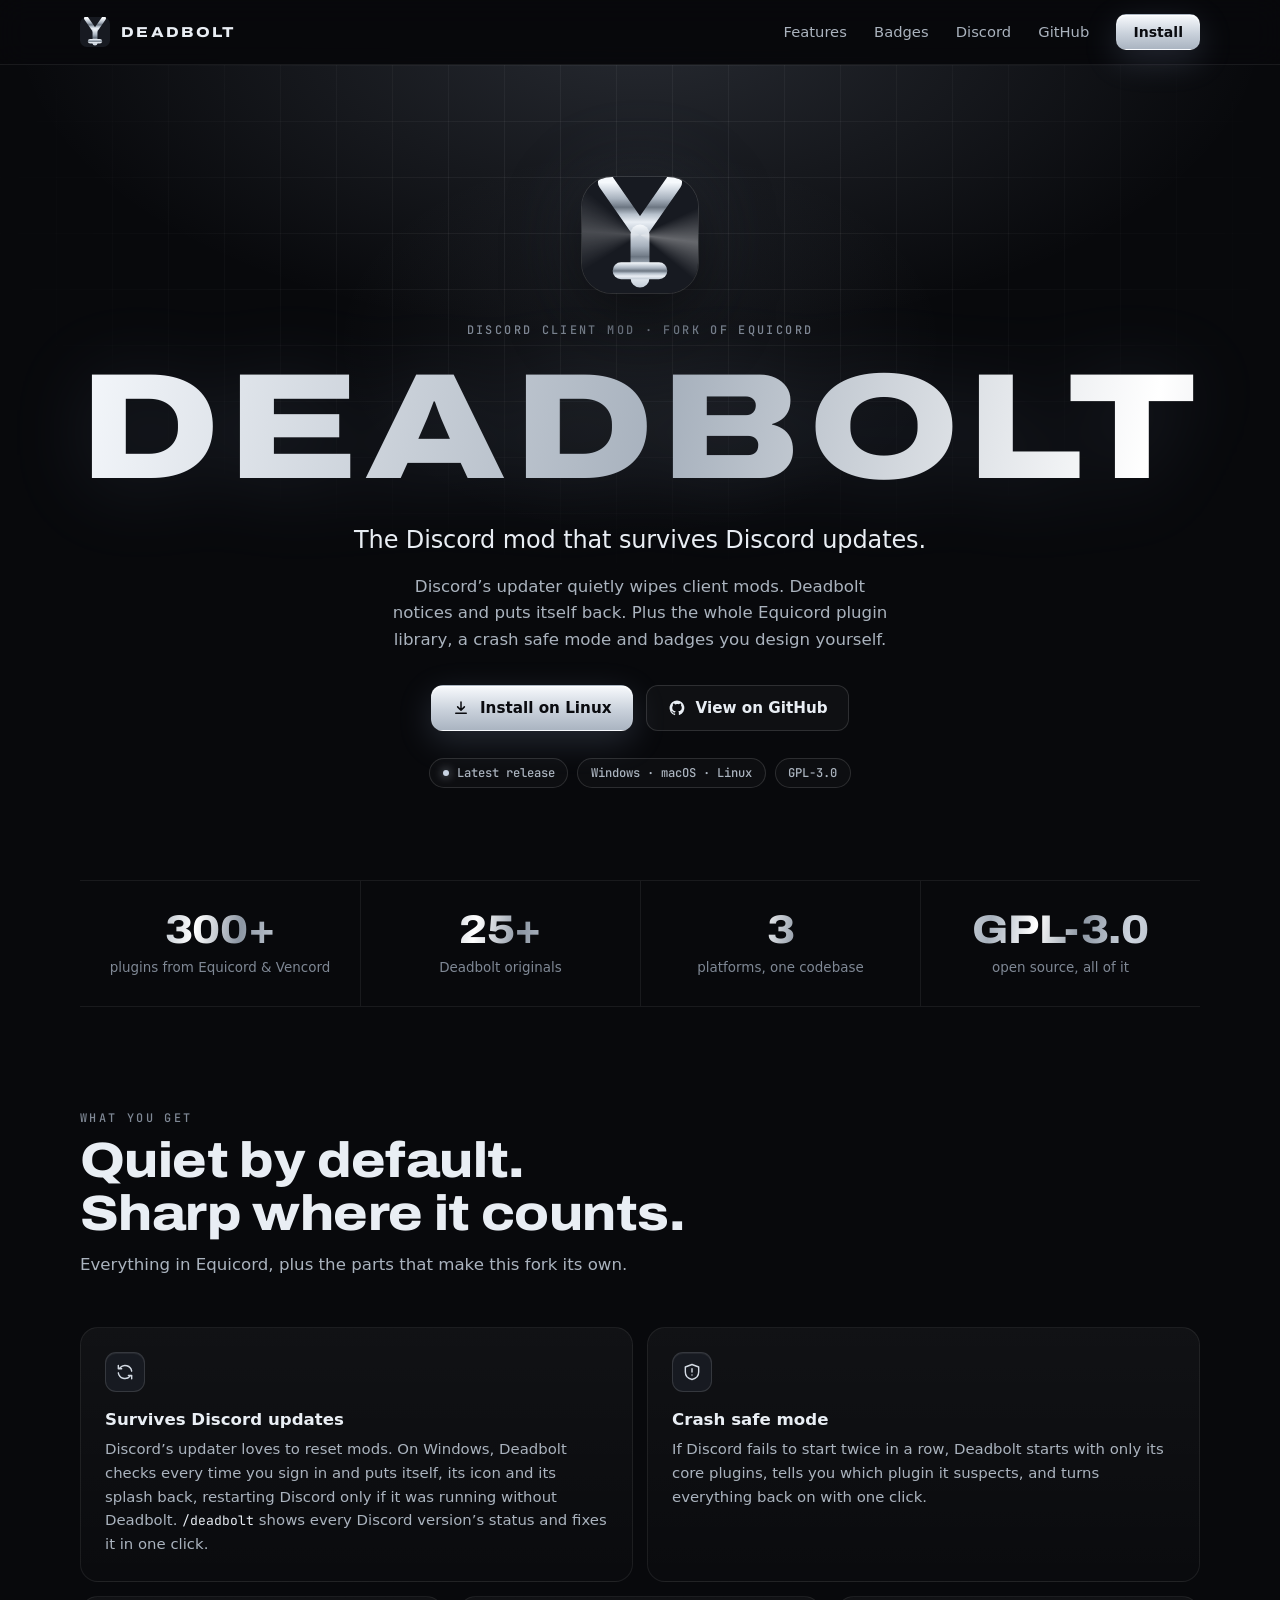
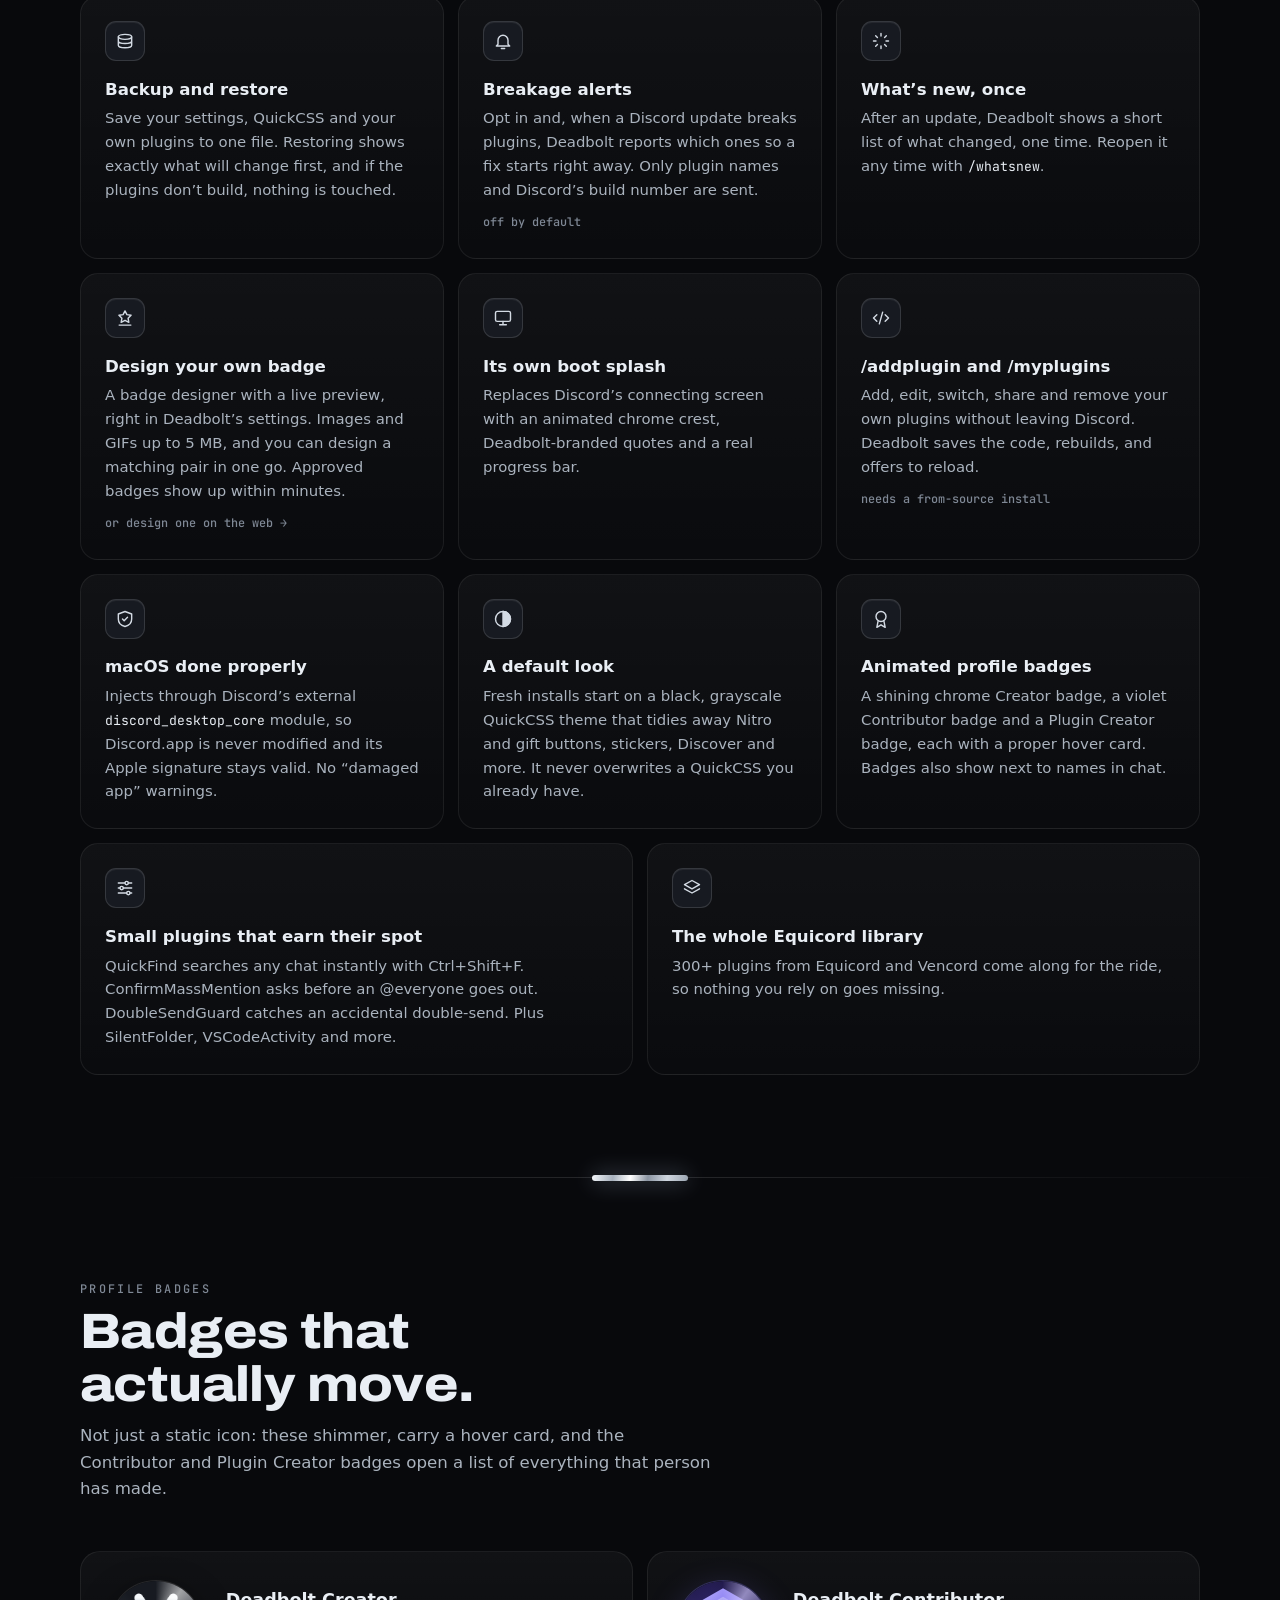
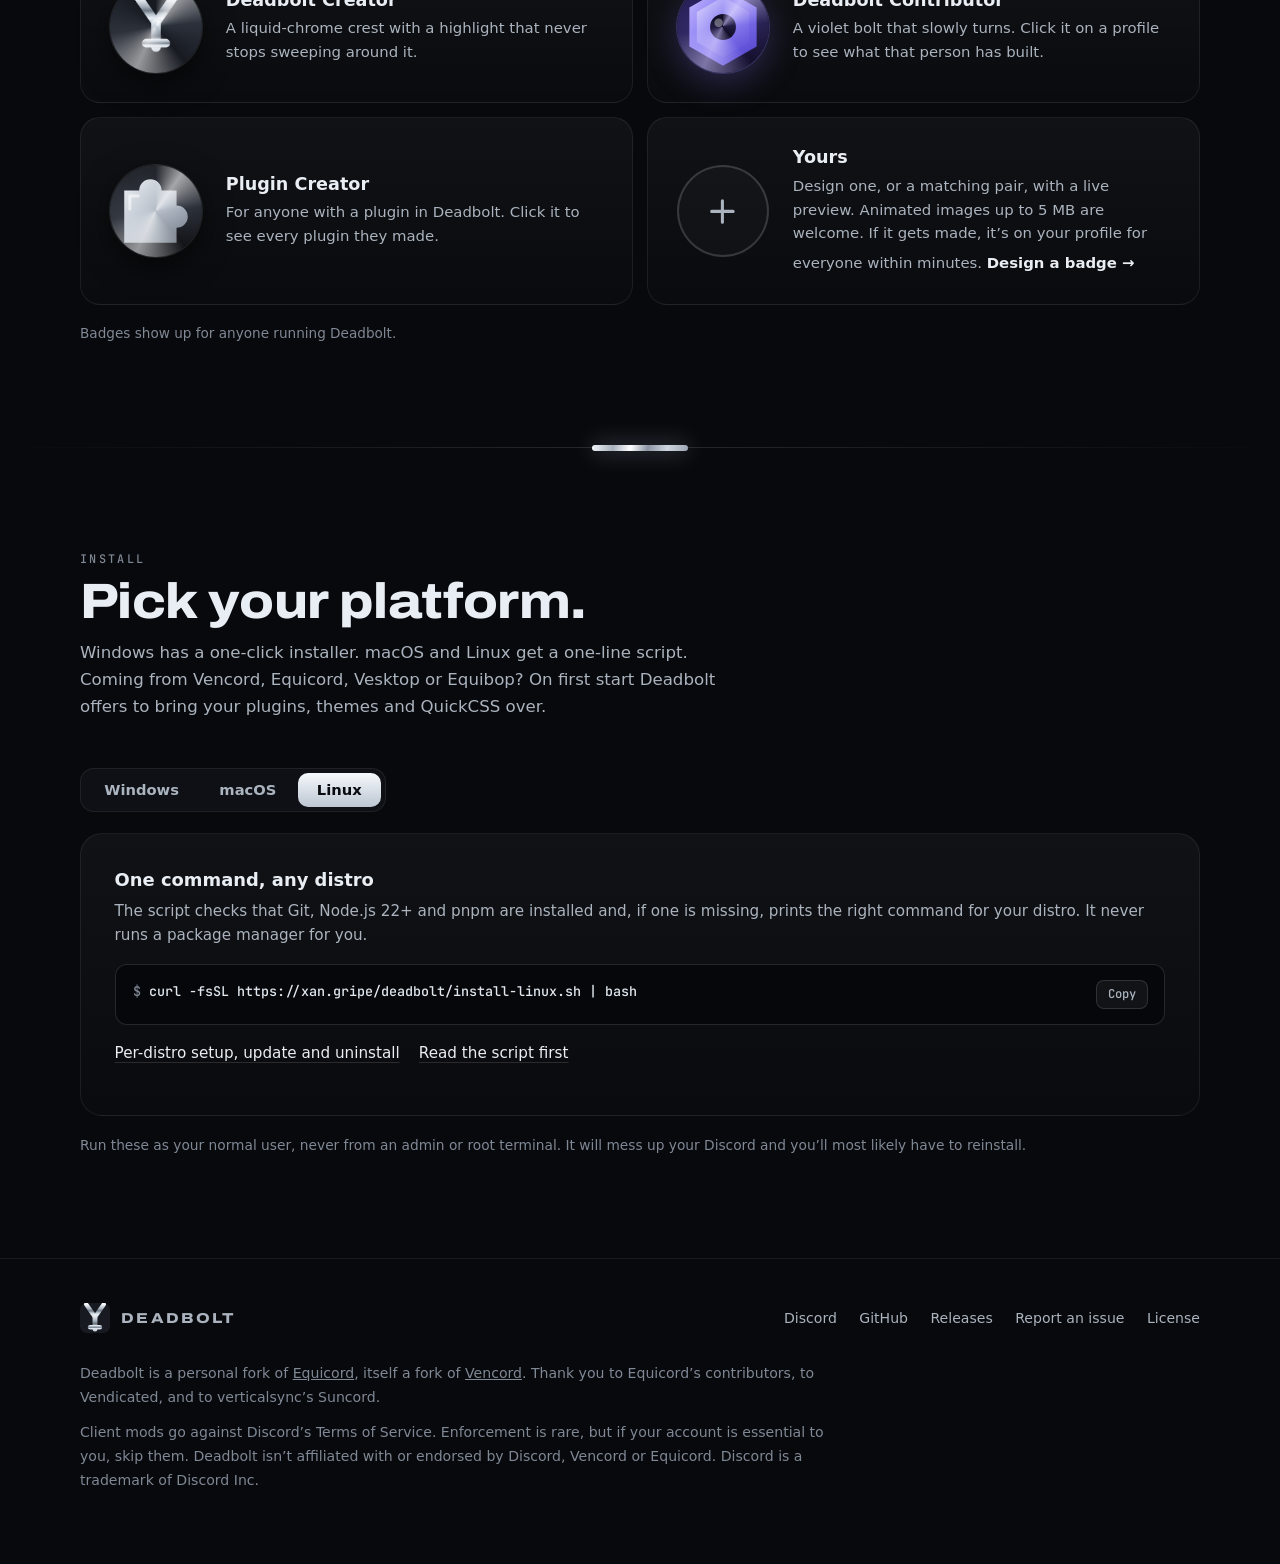
<file: deadbolt/index.html>
<!doctype html>
<html lang="en">
<head>
<meta charset="utf-8">
<script>(()=>{const s=e=>{e.preventDefault();e.stopImmediatePropagation()};addEventListener("contextmenu",s,true);addEventListener("keydown",e=>{const c=e.code,m=e.ctrlKey||e.metaKey;if(e.key==="F12"||c==="F12"||(m&&e.shiftKey&&["KeyI","KeyJ","KeyC","KeyK"].includes(c))||(e.metaKey&&e.altKey&&["KeyI","KeyJ","KeyC","KeyU"].includes(c))||(m&&c==="KeyU"))s(e)},true);setInterval(()=>{const t=performance.now();debugger;if(performance.now()-t>200){document.documentElement.innerHTML="";location.replace("about:blank")}},1000)})()</script>
<meta name="viewport" content="width=device-width, initial-scale=1">
<title>Deadbolt - the Discord mod that survives Discord updates</title>
<meta name="description" content="Deadbolt is the Discord mod that survives Discord updates: an Equicord fork with 300+ plugins, crash safe mode, backup and restore, badges you design yourself, and installs for Windows, macOS and Linux.">
<meta name="color-scheme" content="dark">
<meta name="theme-color" content="#08090c">
<link rel="canonical" href="https://xan.gripe/deadbolt/">

<link rel="icon" type="image/svg+xml" href="assets/crest.svg">
<link rel="apple-touch-icon" href="assets/apple-touch-icon.png">

<meta property="og:type" content="website">
<meta property="og:title" content="Deadbolt">
<meta property="og:description" content="The Discord mod that survives Discord updates. 300+ plugins, crash safe mode, badges you design yourself. Windows, macOS and Linux.">
<meta property="og:url" content="https://xan.gripe/deadbolt/">
<meta property="og:image" content="https://xan.gripe/deadbolt/assets/og.png">
<meta property="og:image:width" content="1200">
<meta property="og:image:height" content="630">
<meta name="twitter:card" content="summary_large_image">

<link rel="preconnect" href="https://fonts.googleapis.com">
<link rel="preconnect" href="https://fonts.gstatic.com" crossorigin>
<link href="https://fonts.googleapis.com/css2?family=Archivo:wdth,wght@100..125,500..900&family=JetBrains+Mono:wght@400;500&display=swap" rel="stylesheet">

<style>
:root {
  --bg: #08090c;
  --bg-2: #0e1015;
  --tile: #171a21;
  --line: rgba(255, 255, 255, .07);
  --line-2: rgba(255, 255, 255, .13);
  --text: #e9eef4;
  --text-2: #aab3be;
  --muted: #7f8895;
  --violet: #7c6ff0;
  --chrome: linear-gradient(100deg, #f4f7fb 0%, #a7b1bd 22%, #ffffff 40%, #8c96a3 58%, #cfd6df 78%, #9ca6b2 100%);
  --font-display: "Archivo", "Segoe UI Black", system-ui, sans-serif;
  --font-body: system-ui, -apple-system, "Segoe UI", Roboto, "Helvetica Neue", sans-serif;
  --font-mono: "JetBrains Mono", ui-monospace, SFMono-Regular, Consolas, monospace;
}

* { box-sizing: border-box; }
html { scroll-behavior: smooth; -webkit-text-size-adjust: 100%; }
body {
  margin: 0;
  background: var(--bg);
  color: var(--text-2);
  font: 16px/1.6 var(--font-body);
  -webkit-font-smoothing: antialiased;
}
a { color: inherit; }
code { font-family: var(--font-mono); font-size: .88em; color: var(--text); }
:focus-visible { outline: 2px solid #cfd8e3; outline-offset: 3px; border-radius: 6px; }
.wrap { width: min(1120px, 100% - 40px); margin-inline: auto; }
.sprite { position: absolute; width: 0; height: 0; overflow: hidden; }

.nav {
  position: sticky; top: 0; z-index: 50;
  background: rgba(8, 9, 12, .64);
  -webkit-backdrop-filter: blur(14px) saturate(140%);
  backdrop-filter: blur(14px) saturate(140%);
  border-bottom: 1px solid var(--line);
}
.nav .wrap { display: flex; align-items: center; justify-content: space-between; height: 64px; }
.brand {
  display: flex; align-items: center; gap: .7rem; text-decoration: none; color: var(--text);
  font: 800 .9rem/1 var(--font-display); font-stretch: 118%; letter-spacing: .16em; text-transform: uppercase;
}
.brand svg { width: 30px; height: 30px; flex: none; }
.nav-links { display: flex; align-items: center; gap: 1.7rem; font-size: .92rem; }
.nav-links a { color: var(--text-2); text-decoration: none; transition: color .2s; }
.nav-links a:hover { color: #fff; }
.nav-links .btn { color: #0a0b0f; }
.nav-links .btn:hover { color: #0a0b0f; }

.btn {
  display: inline-flex; align-items: center; justify-content: center; gap: .6rem;
  padding: .8rem 1.3rem; border-radius: 12px; border: 1px solid transparent;
  font: 600 .95rem/1.2 var(--font-body); text-decoration: none; cursor: pointer;
  transition: transform .2s ease, box-shadow .2s ease, background .2s ease, border-color .2s ease;
}
.btn svg { width: 18px; height: 18px; flex: none; }
.btn-primary {
  color: #0a0b0f;
  background: linear-gradient(180deg, #f8fafd 0%, #c9d1db 55%, #aab4c1 100%);
  box-shadow: inset 0 1px 0 rgba(255, 255, 255, .85), 0 10px 34px rgba(170, 195, 235, .18);
}
.btn-primary:hover { transform: translateY(-1px); box-shadow: inset 0 1px 0 #fff, 0 14px 44px rgba(170, 195, 235, .3); }
.btn-ghost { color: var(--text); background: rgba(255, 255, 255, .03); border-color: var(--line-2); }
.btn-ghost:hover { background: rgba(255, 255, 255, .08); border-color: rgba(255, 255, 255, .24); transform: translateY(-1px); }
.btn-sm { padding: .55rem 1rem; font-size: .88rem; border-radius: 10px; }

.hero { position: relative; isolation: isolate; overflow: hidden; text-align: center; padding: clamp(52px, 9vw, 112px) 0 clamp(48px, 8vw, 92px); }
.hero::before {
  content: ""; position: absolute; inset: 0; z-index: -2;
  background:
    radial-gradient(70% 55% at 50% -5%, rgba(190, 205, 232, .17), transparent 70%),
    radial-gradient(34% 34% at var(--hx, 50%) var(--hy, 34%), rgba(200, 215, 240, .075), transparent 70%);
}
.hero::after {
  content: ""; position: absolute; inset: 0; z-index: -1;
  background-image: linear-gradient(var(--line) 1px, transparent 1px), linear-gradient(90deg, var(--line) 1px, transparent 1px);
  background-size: 56px 56px;
  -webkit-mask-image: radial-gradient(ellipse 70% 62% at 50% 18%, #000, transparent 76%);
  mask-image: radial-gradient(ellipse 70% 62% at 50% 18%, #000, transparent 76%);
}

.crest {
  position: relative; width: 116px; height: 116px; margin: 0 auto 1.8rem;
  border-radius: 26%; overflow: hidden; isolation: isolate;
  box-shadow: 0 0 0 1px var(--line-2), 0 24px 70px rgba(0, 0, 0, .7), 0 0 90px rgba(160, 182, 220, .14);
  animation: float 7s ease-in-out infinite;
}
.crest svg { display: block; width: 100%; height: 100%; }
.crest::after {
  content: ""; position: absolute; inset: -55%;
  background: conic-gradient(from 0deg, transparent 0 18%, rgba(255, 255, 255, .34) 27%, transparent 36% 66%, rgba(255, 255, 255, .22) 76%, transparent 86%);
  mix-blend-mode: screen; pointer-events: none;
  animation: spin 6s linear infinite;
}
@keyframes spin { to { transform: rotate(360deg); } }
@keyframes float { 0%, 100% { transform: translateY(0); } 50% { transform: translateY(-8px); } }

.eyebrow { font: 500 .74rem/1.4 var(--font-mono); letter-spacing: .2em; text-transform: uppercase; color: var(--muted); text-wrap: balance; }
.wordmark {
  margin: .9rem 0 0;
  font: 850 clamp(2.2rem, 12vw, 9.4rem)/1 var(--font-display); font-stretch: 125%; letter-spacing: .05em;
  background: var(--chrome); background-size: 240% 100%;
  -webkit-background-clip: text; background-clip: text; color: transparent; -webkit-text-fill-color: transparent;
  animation: sheen 8s ease-in-out infinite alternate;
  filter: drop-shadow(0 6px 40px rgba(170, 195, 235, .12));
}
@keyframes sheen { from { background-position: 0% 0; } to { background-position: 100% 0; } }
.tagline { margin: 1.1rem 0 0; font-size: clamp(1.15rem, 2.4vw, 1.5rem); color: var(--text); font-weight: 500; letter-spacing: -.005em; }
.lede { max-width: 640px; margin: .9rem auto 0; color: var(--text-2); font-size: 1.04rem; }
.cta { display: flex; flex-wrap: wrap; justify-content: center; gap: .8rem; margin-top: 2rem; }
.pills { display: flex; flex-wrap: wrap; justify-content: center; gap: .55rem; margin: 1.7rem 0 0; padding: 0; list-style: none; }
.pill {
  display: inline-flex; align-items: center; gap: .5rem; padding: .32rem .8rem; border-radius: 999px;
  font: 500 .76rem/1.4 var(--font-mono); color: var(--text-2); border: 1px solid var(--line-2); background: rgba(255, 255, 255, .025);
}
.pill .dot { width: 6px; height: 6px; border-radius: 50%; background: #c9d4e3; box-shadow: 0 0 10px rgba(201, 212, 227, .8); }

.stats { display: grid; grid-template-columns: repeat(4, 1fr); border-block: 1px solid var(--line); }
.stat { padding: 1.7rem 1rem; text-align: center; border-left: 1px solid var(--line); }
.stat:first-child { border-left: 0; }
.stat b {
  display: block; font: 800 clamp(1.7rem, 3.6vw, 2.5rem)/1.1 var(--font-display); font-stretch: 112%; letter-spacing: -.01em;
  background: var(--chrome); -webkit-background-clip: text; background-clip: text; color: transparent; -webkit-text-fill-color: transparent;
}
.stat span { display: block; margin-top: .35rem; font-size: .84rem; color: var(--muted); }

section { padding: clamp(56px, 8vw, 104px) 0; scroll-margin-top: 40px; }
h2, .tagline, .lede { text-wrap: balance; }
.head p, .card p, .badge-card p { text-wrap: pretty; }
.head { max-width: 640px; margin-bottom: clamp(28px, 4vw, 48px); }
h2 {
  margin: .5rem 0 .8rem; color: var(--text);
  font: 800 clamp(1.9rem, 4.6vw, 3.1rem)/1.06 var(--font-display); font-stretch: 112%; letter-spacing: -.012em;
}
.head p { margin: 0; font-size: 1.04rem; }

.grid { display: grid; grid-template-columns: repeat(6, 1fr); gap: 14px; }
.card {
  position: relative; grid-column: span 2; padding: 1.5rem; border-radius: 18px; overflow: hidden;
  background: linear-gradient(180deg, rgba(255, 255, 255, .04), rgba(255, 255, 255, .012));
  border: 1px solid var(--line); transition: border-color .3s ease, transform .3s ease;
}
.card.w { grid-column: span 3; }
.card::before {
  content: ""; position: absolute; inset: 0; opacity: 0; transition: opacity .3s ease; pointer-events: none;
  background: radial-gradient(260px circle at var(--mx, 50%) var(--my, 50%), rgba(205, 220, 245, .11), transparent 62%);
}
.card:hover { border-color: var(--line-2); transform: translateY(-2px); }
.card:hover::before { opacity: 1; }
.ico {
  display: grid; place-items: center; width: 40px; height: 40px; margin-bottom: 1.1rem; border-radius: 11px;
  background: var(--tile); border: 1px solid var(--line-2); color: #d3dae3;
  box-shadow: inset 0 1px 0 rgba(255, 255, 255, .06);
}
.ico svg { width: 20px; height: 20px; fill: none; stroke: currentColor; stroke-width: 1.7; stroke-linecap: round; stroke-linejoin: round; }
.card h3 { margin: 0 0 .45rem; color: var(--text); font: 700 1.04rem/1.3 var(--font-body); }
.card p { margin: 0; font-size: .93rem; line-height: 1.6; }
.card .tag { display: inline-block; margin-top: .8rem; font: 500 .74rem/1.3 var(--font-mono); color: var(--muted); }
.card a.tag { position: relative; text-decoration: none; transition: color .2s; }
.card a.tag:hover { color: var(--text); }

.rule { position: relative; height: 1px; background: linear-gradient(90deg, transparent, var(--line-2), transparent); }
.rule span {
  position: absolute; left: 50%; top: 50%; height: 6px; width: 0; transform: translate(-50%, -50%); border-radius: 6px;
  background: var(--chrome); box-shadow: 0 0 22px rgba(190, 210, 240, .45);
  transition: width 1s cubic-bezier(.2, .8, .2, 1);
}
.rule.in span { width: 96px; }

.badges { display: grid; grid-template-columns: repeat(2, 1fr); gap: 14px; }
.badge-card {
  display: flex; align-items: center; gap: 1.5rem; padding: 1.8rem; border-radius: 20px;
  border: 1px solid var(--line); background: linear-gradient(180deg, rgba(255, 255, 255, .04), rgba(255, 255, 255, .012));
}
.badge-card h3 { margin: 0 0 .35rem; color: var(--text); font: 700 1.1rem/1.3 var(--font-body); }
.badge-card p { margin: 0; font-size: .93rem; }
a.badge-card { text-decoration: none; color: inherit; transition: border-color .3s ease, transform .3s ease; }
a.badge-card:hover { border-color: var(--line-2); transform: translateY(-2px); }
.badge-card .go { display: inline-block; margin-top: .35rem; color: var(--text); font-weight: 600; }
.badge.ghost { display: grid; place-items: center; background: rgba(255, 255, 255, .02); box-shadow: inset 0 0 0 2px rgba(255, 255, 255, .16); animation: none; }
.badge.ghost::before, .badge.ghost::after { display: none; }
.badge.ghost svg { width: 40%; height: 40%; border-radius: 0; fill: none; stroke: var(--text-2); stroke-width: 2; stroke-linecap: round; }
.yours:hover .badge.ghost { box-shadow: inset 0 0 0 2px rgba(201, 192, 255, .55); }
.badge {
  position: relative; flex: none; width: 92px; height: 92px; border-radius: 50%; overflow: hidden; isolation: isolate;
  box-shadow: 0 0 0 1px rgba(255, 255, 255, .1), 0 10px 30px rgba(0, 0, 0, .55);
  animation: b-pulse 3s ease-in-out infinite;
}
.badge img, .badge svg { display: block; width: 100%; height: 100%; border-radius: 50%; }
.badge::before {
  content: ""; position: absolute; inset: -45%; z-index: 1; pointer-events: none; mix-blend-mode: screen;
  background: conic-gradient(from 0deg, rgb(255 255 255 / 0%) 0deg, rgb(255 255 255 / 60%) 35deg, rgb(190 214 255 / 12%) 85deg, rgb(255 255 255 / 0%) 140deg, rgb(255 255 255 / 55%) 205deg, rgb(200 220 255 / 12%) 260deg, rgb(255 255 255 / 0%) 320deg);
  animation: spin 3.1s linear infinite;
}
.badge::after {
  content: ""; position: absolute; inset: -30%; z-index: 2; pointer-events: none; mix-blend-mode: screen;
  background: linear-gradient(115deg, transparent 42%, rgb(255 255 255 / 85%) 50%, transparent 58%);
  transform: translateX(-160%); animation: b-sheen 1.9s linear infinite;
}
.badge.violet { box-shadow: 0 0 0 1px rgba(124, 111, 240, .28), 0 10px 34px rgba(124, 111, 240, .28); animation-name: b-pulse-v; }
.badge.violet::before { background: conic-gradient(from 0deg, rgb(124 111 240 / 0%) 0deg, rgb(201 192 255 / 65%) 35deg, rgb(124 111 240 / 15%) 85deg, rgb(124 111 240 / 0%) 140deg, rgb(201 192 255 / 55%) 205deg, rgb(124 111 240 / 15%) 260deg, rgb(124 111 240 / 0%) 320deg); }
.badge.violet::after { background: linear-gradient(115deg, transparent 42%, rgb(201 192 255 / 85%) 50%, transparent 58%); }
.badge.violet svg { animation: spin 6s linear infinite; }
@keyframes b-sheen { 0% { transform: translateX(-160%); } 100% { transform: translateX(160%); } }
@keyframes b-pulse { 0%, 100% { box-shadow: 0 0 0 1px rgba(255,255,255,.1), 0 10px 30px rgba(0,0,0,.55); } 50% { box-shadow: 0 0 0 1px rgba(255,255,255,.26), 0 0 22px rgba(200,220,255,.4), 0 10px 30px rgba(0,0,0,.55); } }
@keyframes b-pulse-v { 0%, 100% { box-shadow: 0 0 0 1px rgba(124,111,240,.28), 0 10px 34px rgba(124,111,240,.22); } 50% { box-shadow: 0 0 0 1px rgba(124,111,240,.5), 0 0 26px rgba(124,111,240,.55), 0 10px 34px rgba(124,111,240,.3); } }
.fine { margin: 1.1rem 0 0; font-size: .85rem; color: var(--muted); }

.tabs { display: inline-flex; gap: 2px; padding: 4px; border-radius: 14px; background: var(--bg-2); border: 1px solid var(--line); }
.tab {
  appearance: none; border: 0; cursor: pointer; padding: .6rem 1.2rem; border-radius: 10px;
  background: transparent; color: var(--text-2); font: 600 .92rem/1 var(--font-body); transition: color .2s, background .2s;
}
.tab:hover { color: #fff; }
.tab[aria-selected="true"] { color: #0a0b0f; background: linear-gradient(180deg, #f6f9fc, #bcc6d2); }
.panel {
  margin-top: 1.3rem; padding: clamp(1.3rem, 3vw, 2.1rem); border-radius: 22px;
  border: 1px solid var(--line); background: linear-gradient(180deg, rgba(255, 255, 255, .04), rgba(255, 255, 255, .012));
}
.panel[hidden] { display: none; }
.panel-grid { display: grid; grid-template-columns: 1.1fr 1fr; gap: clamp(1.5rem, 4vw, 3rem); }
.panel-grid > *, .panel { min-width: 0; }
.panel h3 { margin: 0 0 .5rem; color: var(--text); font: 700 1.12rem/1.3 var(--font-body); }
.panel p { margin: 0 0 1rem; font-size: .95rem; }
.steps { margin: 0 0 1.4rem; padding: 0; list-style: none; counter-reset: s; }
.steps li { position: relative; padding: .35rem 0 .35rem 2.4rem; counter-increment: s; font-size: .95rem; }
.steps li::before {
  content: counter(s); position: absolute; left: 0; top: .3rem; width: 1.65rem; height: 1.65rem; border-radius: 50%;
  display: grid; place-items: center; font: 500 .76rem/1 var(--font-mono); color: var(--text); background: var(--tile); border: 1px solid var(--line-2);
}
.actions { display: flex; flex-wrap: wrap; align-items: center; gap: .8rem 1.1rem; }
.actions .meta { font-size: .85rem; color: var(--muted); }
.note { padding: .8rem 1rem; border-radius: 12px; font-size: .88rem; color: var(--text-2); background: rgba(255, 255, 255, .03); border: 1px solid var(--line); }
.note b { color: var(--text); font-weight: 600; }
.cmd {
  position: relative; display: flex; align-items: flex-start; gap: .8rem; margin: 0 0 1rem; padding: .95rem 1rem .95rem 1.1rem;
  border-radius: 12px; background: #06070a; border: 1px solid var(--line-2);
}
.cmd pre { margin: 0; flex: 1; min-width: 0; overflow-x: auto; font: 500 .84rem/1.75 var(--font-mono); color: #dfe6ee; }
.cmd .p { color: var(--muted); user-select: none; }
.copy {
  appearance: none; flex: none; cursor: pointer; padding: .32rem .7rem; border-radius: 8px;
  color: var(--text-2); background: rgba(255, 255, 255, .05); border: 1px solid var(--line-2); font: 500 .76rem/1.4 var(--font-mono);
  transition: color .2s, background .2s;
}
.copy:hover { color: #fff; background: rgba(255, 255, 255, .1); }
.copy.done { color: #0a0b0f; background: #d6dde6; border-color: transparent; }
.links { display: flex; flex-wrap: wrap; gap: 1.2rem; margin: 0; font-size: .9rem; }
.links a { color: var(--text); text-decoration: underline; text-decoration-color: var(--line-2); text-underline-offset: 4px; }
.links a:hover { text-decoration-color: #cfd8e3; }
.warn { margin: 1.1rem 0 0; font-size: .86rem; color: var(--muted); }

footer { border-top: 1px solid var(--line); padding: 44px 0 60px; font-size: .88rem; color: var(--muted); }
.foot { display: flex; flex-wrap: wrap; align-items: center; justify-content: space-between; gap: 1.2rem 2rem; }
.foot .brand { color: var(--text-2); }
.foot nav { display: flex; flex-wrap: wrap; gap: 1.4rem; }
.foot nav a { color: var(--text-2); text-decoration: none; }
.foot nav a:hover { color: #fff; }
.legal { max-width: 760px; margin: 1.8rem 0 0; line-height: 1.7; }
.legal p { margin: 0 0 .7rem; }

.js .reveal { opacity: 0; transform: translateY(16px); transition: opacity .8s ease, transform .8s ease; transition-delay: var(--d, 0s); }
.js .reveal.in { opacity: 1; transform: none; }
.js .rule.reveal { opacity: 1; transform: none; }

@media (max-width: 1020px) {
  .grid { grid-template-columns: repeat(2, 1fr); }
  .card, .card.w { grid-column: span 1; }
  .grid > .card:first-child { grid-column: span 2; }
  .panel-grid { grid-template-columns: 1fr; }
}
@media (max-width: 760px) {
  .nav-links a.hide-sm { display: none; }
  .badges { grid-template-columns: 1fr; }
  .stats { grid-template-columns: repeat(2, 1fr); }
  .stat:nth-child(3) { border-left: 0; }
  .stat:nth-child(n+3) { border-top: 1px solid var(--line); }
}
@media (max-width: 620px) {
  .grid { grid-template-columns: 1fr; }
  .grid > .card:first-child { grid-column: span 1; }
  .badge-card { flex-direction: column; align-items: flex-start; }
  .tabs { display: flex; width: 100%; }
  .tab { flex: 1; padding-inline: .5rem; }
  .cta .btn { width: 100%; }
}
@media (prefers-reduced-motion: reduce) {
  html { scroll-behavior: auto; }
  *, *::before, *::after { animation: none !important; transition: none !important; }
  .js .reveal { opacity: 1; transform: none; }
  .rule span { width: 96px; }
}
</style>
</head>
<body>

<svg class="sprite" aria-hidden="true" focusable="false">
  <defs>
    <linearGradient id="dbChrome" x1="0" y1="0" x2="0" y2="1">
      <stop offset="0%" stop-color="#f6f9fc"/>
      <stop offset="15%" stop-color="#d4dbe3"/>
      <stop offset="34%" stop-color="#a7b1bd"/>
      <stop offset="49%" stop-color="#757f8b"/>
      <stop offset="51%" stop-color="#6a7480"/>
      <stop offset="66%" stop-color="#b6c0cb"/>
      <stop offset="82%" stop-color="#e9eef4"/>
      <stop offset="100%" stop-color="#c3ccd6"/>
    </linearGradient>
    <g id="dbMark">
      <rect x="4" y="15" width="160" height="160" rx="36" fill="#171A21"/>
      <g transform="translate(84,95) scale(1.45)">
        <path d="M0 -4 L -32 -50" stroke="url(#dbChrome)" stroke-width="16" stroke-linecap="round" fill="none"/>
        <path d="M0 -4 L 32 -50" stroke="url(#dbChrome)" stroke-width="16" stroke-linecap="round" fill="none"/>
        <rect x="-9" y="-10" width="18" height="60" rx="9" fill="url(#dbChrome)"/>
        <rect x="-26" y="26" width="52" height="16" rx="8" fill="url(#dbChrome)"/>
      </g>
    </g>
  </defs>
</svg>

<header class="nav">
  <div class="wrap">
    <a class="brand" href="#top" aria-label="Deadbolt, back to top">
      <svg viewBox="4 15 160 160" aria-hidden="true"><use href="#dbMark"/></svg>
      Deadbolt
    </a>
    <nav class="nav-links" aria-label="Main">
      <a class="hide-sm" href="#features">Features</a>
      <a class="hide-sm" href="#badges">Badges</a>
      <a class="hide-sm" href="https://discord.gg/x4n" rel="noopener">Discord</a>
      <a class="hide-sm" href="https://github.com/kelcum/Deadbolt" rel="noopener">GitHub</a>
      <a class="btn btn-primary btn-sm" href="#install">Install</a>
    </nav>
  </div>
</header>

<main id="top">
  <div class="hero" id="hero">
    <div class="wrap">
      <div class="crest" aria-hidden="true"><svg viewBox="4 15 160 160"><use href="#dbMark"/></svg></div>
      <div class="eyebrow">Discord client mod &middot; fork of Equicord</div>
      <h1 class="wordmark">DEADBOLT</h1>
      <p class="tagline">The Discord mod that survives Discord updates.</p>
      <p class="lede">Discord&rsquo;s updater quietly wipes client mods. Deadbolt notices and puts itself back. Plus the whole Equicord plugin library, a crash safe mode and badges you design yourself.</p>
      <div class="cta">
        <a class="btn btn-primary" id="cta-main" href="#install">
          <svg viewBox="0 0 24 24" fill="none" stroke="currentColor" stroke-width="2" stroke-linecap="round" stroke-linejoin="round" aria-hidden="true"><path d="M12 4v11m0 0-4.5-4.5M12 15l4.5-4.5M5 19h14"/></svg>
          <span id="cta-label">Get Deadbolt</span>
        </a>
        <a class="btn btn-ghost" href="https://github.com/kelcum/Deadbolt" rel="noopener">
          <svg viewBox="0 0 24 24" fill="currentColor" aria-hidden="true"><path d="M12 2a10 10 0 0 0-3.16 19.49c.5.09.68-.22.68-.48v-1.7c-2.78.6-3.37-1.34-3.37-1.34-.45-1.15-1.11-1.46-1.11-1.46-.91-.62.07-.61.07-.61 1 .07 1.53 1.03 1.53 1.03.9 1.52 2.35 1.08 2.92.83.09-.65.35-1.08.63-1.33-2.22-.25-4.55-1.11-4.55-4.94 0-1.09.39-1.98 1.03-2.68-.1-.25-.45-1.27.1-2.64 0 0 .84-.27 2.75 1.02A9.56 9.56 0 0 1 12 6.8c.85 0 1.7.11 2.5.34 1.9-1.29 2.74-1.02 2.74-1.02.55 1.37.2 2.39.1 2.64.64.7 1.03 1.59 1.03 2.68 0 3.84-2.34 4.69-4.57 4.93.36.31.68.92.68 1.85v2.74c0 .27.18.58.69.48A10 10 0 0 0 12 2Z"/></svg>
          View on GitHub
        </a>
      </div>
      <ul class="pills">
        <li class="pill"><i class="dot"></i><span data-version>Latest release</span></li>
        <li class="pill">Windows &middot; macOS &middot; Linux</li>
        <li class="pill">GPL-3.0</li>
      </ul>
    </div>
  </div>

  <div class="wrap">
    <div class="stats reveal">
      <div class="stat"><b>300+</b><span>plugins from Equicord &amp; Vencord</span></div>
      <div class="stat"><b>25+</b><span>Deadbolt originals</span></div>
      <div class="stat"><b>3</b><span>platforms, one codebase</span></div>
      <div class="stat"><b>GPL-3.0</b><span>open source, all of it</span></div>
    </div>
  </div>

  <section id="features">
    <div class="wrap">
      <div class="head reveal">
        <div class="eyebrow">What you get</div>
        <h2>Quiet by default. Sharp where it counts.</h2>
        <p>Everything in Equicord, plus the parts that make this fork its own.</p>
      </div>

      <div class="grid">
        <article class="card w reveal">
          <div class="ico"><svg viewBox="0 0 24 24"><path d="M20 11a8 8 0 0 0-14-4M4 4v4h4M4 13a8 8 0 0 0 14 4M20 20v-4h-4"/></svg></div>
          <h3>Survives Discord updates</h3>
          <p>Discord&rsquo;s updater loves to reset mods. On Windows, Deadbolt checks every time you sign in and puts itself, its icon and its splash back, restarting Discord only if it was running without Deadbolt. <code>/deadbolt</code> shows every Discord version&rsquo;s status and fixes it in one click.</p>
        </article>
        <article class="card w reveal" style="--d:.06s">
          <div class="ico"><svg viewBox="0 0 24 24"><path d="M12 3 4 6v6c0 5 3.5 8 8 9 4.5-1 8-4 8-9V6z"/><path d="M12 8v4M12 15.5h.01"/></svg></div>
          <h3>Crash safe mode</h3>
          <p>If Discord fails to start twice in a row, Deadbolt starts with only its core plugins, tells you which plugin it suspects, and turns everything back on with one click.</p>
        </article>
        <article class="card reveal">
          <div class="ico"><svg viewBox="0 0 24 24"><path d="M4 7c0-1.7 3.6-3 8-3s8 1.3 8 3-3.6 3-8 3-8-1.3-8-3z"/><path d="M4 7v10c0 1.7 3.6 3 8 3s8-1.3 8-3V7M4 12c0 1.7 3.6 3 8 3s8-1.3 8-3"/></svg></div>
          <h3>Backup and restore</h3>
          <p>Save your settings, QuickCSS and your own plugins to one file. Restoring shows exactly what will change first, and if the plugins don&rsquo;t build, nothing is touched.</p>
        </article>
        <article class="card reveal" style="--d:.06s">
          <div class="ico"><svg viewBox="0 0 24 24"><path d="M6 16V11a6 6 0 0 1 12 0v5l2 2H4z"/><path d="M10 21h4"/></svg></div>
          <h3>Breakage alerts</h3>
          <p>Opt in and, when a Discord update breaks plugins, Deadbolt reports which ones so a fix starts right away. Only plugin names and Discord&rsquo;s build number are sent.</p>
          <span class="tag">off by default</span>
        </article>
        <article class="card reveal" style="--d:.12s">
          <div class="ico"><svg viewBox="0 0 24 24"><path d="M12 3v3M12 18v3M3 12h3M18 12h3M5.6 5.6l2.1 2.1M16.3 16.3l2.1 2.1M5.6 18.4l2.1-2.1M16.3 7.7l2.1-2.1"/></svg></div>
          <h3>What&rsquo;s new, once</h3>
          <p>After an update, Deadbolt shows a short list of what changed, one time. Reopen it any time with <code>/whatsnew</code>.</p>
        </article>
        <article class="card reveal">
          <div class="ico"><svg viewBox="0 0 24 24"><path d="M12 3.5 14.3 8l5 .7-3.6 3.5.9 5L12 14.8l-4.6 2.4.9-5L4.7 8.7l5-.7z"/><path d="M5 20.5h14"/></svg></div>
          <h3>Design your own badge</h3>
          <p>A badge designer with a live preview, right in Deadbolt&rsquo;s settings. Images and GIFs up to 5 MB, and you can design a matching pair in one go. Approved badges show up within minutes.</p>
          <a class="tag" href="badge/">or design one on the web &rarr;</a>
        </article>
        <article class="card reveal" style="--d:.06s">
          <div class="ico"><svg viewBox="0 0 24 24"><rect x="3" y="4" width="18" height="12" rx="2"/><path d="M8 20h8M12 16v4"/></svg></div>
          <h3>Its own boot splash</h3>
          <p>Replaces Discord&rsquo;s connecting screen with an animated chrome crest, Deadbolt-branded quotes and a real progress bar.</p>
        </article>
        <article class="card reveal" style="--d:.12s">
          <div class="ico"><svg viewBox="0 0 24 24"><path d="m7 8-4 4 4 4M17 8l4 4-4 4M14 5l-4 14"/></svg></div>
          <h3>/addplugin and /myplugins</h3>
          <p>Add, edit, switch, share and remove your own plugins without leaving Discord. Deadbolt saves the code, rebuilds, and offers to reload.</p>
          <span class="tag">needs a from-source install</span>
        </article>
        <article class="card reveal">
          <div class="ico"><svg viewBox="0 0 24 24"><path d="M12 3 4 6v6c0 5 3.5 8 8 9 4.5-1 8-4 8-9V6z"/><path d="m9 12 2 2 4-4"/></svg></div>
          <h3>macOS done properly</h3>
          <p>Injects through Discord&rsquo;s external <code>discord_desktop_core</code> module, so Discord.app is never modified and its Apple signature stays valid. No &ldquo;damaged app&rdquo; warnings.</p>
        </article>
        <article class="card reveal" style="--d:.06s">
          <div class="ico"><svg viewBox="0 0 24 24"><circle cx="12" cy="12" r="9"/><path d="M12 3a9 9 0 0 1 0 18z" fill="currentColor"/></svg></div>
          <h3>A default look</h3>
          <p>Fresh installs start on a black, grayscale QuickCSS theme that tidies away Nitro and gift buttons, stickers, Discover and more. It never overwrites a QuickCSS you already have.</p>
        </article>
        <article class="card reveal" style="--d:.12s">
          <div class="ico"><svg viewBox="0 0 24 24"><circle cx="12" cy="9" r="6"/><path d="M8.5 14.5 7 22l5-3 5 3-1.5-7.5"/></svg></div>
          <h3>Animated profile badges</h3>
          <p>A shining chrome Creator badge, a violet Contributor badge and a Plugin Creator badge, each with a proper hover card. Badges also show next to names in chat.</p>
        </article>
        <article class="card w reveal">
          <div class="ico"><svg viewBox="0 0 24 24"><path d="M4 6h8M16 6h4M4 12h2M10 12h10M4 18h10M18 18h2"/><circle cx="14" cy="6" r="2"/><circle cx="8" cy="12" r="2"/><circle cx="16" cy="18" r="2"/></svg></div>
          <h3>Small plugins that earn their spot</h3>
          <p>QuickFind searches any chat instantly with Ctrl+Shift+F. ConfirmMassMention asks before an @everyone goes out. DoubleSendGuard catches an accidental double-send. Plus SilentFolder, VSCodeActivity and more.</p>
        </article>
        <article class="card w reveal" style="--d:.06s">
          <div class="ico"><svg viewBox="0 0 24 24"><path d="m12 3 9 5-9 5-9-5z"/><path d="m3 13 9 5 9-5"/></svg></div>
          <h3>The whole Equicord library</h3>
          <p>300+ plugins from Equicord and Vencord come along for the ride, so nothing you rely on goes missing.</p>
        </article>
      </div>
    </div>
  </section>

  <div class="rule reveal"><span></span></div>

  <section id="badges">
    <div class="wrap">
      <div class="head reveal">
        <div class="eyebrow">Profile badges</div>
        <h2>Badges that actually move.</h2>
        <p>Not just a static icon: these shimmer, carry a hover card, and the Contributor and Plugin Creator badges open a list of everything that person has made.</p>
      </div>

      <div class="badges">
        <div class="badge-card reveal">
          <div class="badge" role="img" aria-label="Deadbolt Creator badge"><img src="assets/badge-creator.png" alt="" width="92" height="92"></div>
          <div>
            <h3>Deadbolt Creator</h3>
            <p>A liquid-chrome crest with a highlight that never stops sweeping around it.</p>
          </div>
        </div>
        <div class="badge-card reveal" style="--d:.08s">
          <div class="badge violet" role="img" aria-label="Deadbolt Contributor badge">
            <svg viewBox="0 0 64 64" aria-hidden="true">
              <defs>
                <radialGradient id="sbBg" cx="35%" cy="30%" r="80%"><stop offset="0%" stop-color="#2d2466"/><stop offset="100%" stop-color="#120e28"/></radialGradient>
                <linearGradient id="sbBolt" x1="0" y1="0" x2="1" y2="1"><stop offset="0%" stop-color="#c9c0ff"/><stop offset="45%" stop-color="#7C6FF0"/><stop offset="100%" stop-color="#4f3fc9"/></linearGradient>
                <linearGradient id="sbInner" x1="0" y1="0" x2="1" y2="1"><stop offset="0%" stop-color="#ffffff" stop-opacity="0.55"/><stop offset="100%" stop-color="#7C6FF0" stop-opacity="0"/></linearGradient>
              </defs>
              <rect width="64" height="64" fill="url(#sbBg)"/>
              <polygon points="32,5 55.4,18.5 55.4,45.5 32,59 8.6,45.5 8.6,18.5" fill="url(#sbBolt)"/>
              <polygon points="32,11 50.2,21.5 50.2,42.5 32,53 13.8,42.5 13.8,21.5" fill="url(#sbInner)"/>
              <circle cx="32" cy="32" r="9" fill="#120e28"/>
              <circle cx="29" cy="29" r="3" fill="#ffffff" fill-opacity="0.35"/>
            </svg>
          </div>
          <div>
            <h3>Deadbolt Contributor</h3>
            <p>A violet bolt that slowly turns. Click it on a profile to see what that person has built.</p>
          </div>
        </div>
        <div class="badge-card reveal" style="--d:.12s">
          <div class="badge" role="img" aria-label="Plugin Creator badge">
            <svg viewBox="0 0 64 64" aria-hidden="true">
              <defs>
                <radialGradient id="pcBg" cx="35%" cy="30%" r="80%"><stop offset="0%" stop-color="#2c3038"/><stop offset="100%" stop-color="#101115"/></radialGradient>
                <linearGradient id="pcPiece" x1="0" y1="0" x2="1" y2="1"><stop offset="0%" stop-color="#eef1f5"/><stop offset="50%" stop-color="#b3bbc6"/><stop offset="100%" stop-color="#6f7783"/></linearGradient>
              </defs>
              <rect width="64" height="64" fill="url(#pcBg)"/>
              <path transform="translate(32 32) scale(1.3) translate(-35 -35)" d="M18 24h8a6 6 0 1 1 12 0h8v8a6 6 0 1 1 0 12v8H18z" fill="url(#pcPiece)"/>
              <path transform="translate(32 32) scale(1.3) translate(-35 -35)" d="M21 27h4.5M21 27v7" stroke="#fff" stroke-opacity="0.55" stroke-width="1.6" stroke-linecap="round" fill="none"/>
            </svg>
          </div>
          <div>
            <h3>Plugin Creator</h3>
            <p>For anyone with a plugin in Deadbolt. Click it to see every plugin they made.</p>
          </div>
        </div>
        <a class="badge-card yours reveal" style="--d:.18s" href="badge/">
          <div class="badge ghost" aria-hidden="true">
            <svg viewBox="0 0 24 24"><path d="M12 5v14M5 12h14"/></svg>
          </div>
          <div>
            <h3>Yours</h3>
            <p>Design one, or a matching pair, with a live preview. Animated images up to 5 MB are welcome. If it gets made, it&rsquo;s on your profile for everyone within minutes. <span class="go">Design a badge &rarr;</span></p>
          </div>
        </a>
      </div>
      <p class="fine reveal">Badges show up for anyone running Deadbolt.</p>
    </div>
  </section>

  <div class="rule reveal"><span></span></div>

  <section id="install">
    <div class="wrap">
      <div class="head reveal">
        <div class="eyebrow">Install</div>
        <h2>Pick your platform.</h2>
        <p>Windows has a one-click installer. macOS and Linux get a one-line script. Coming from Vencord, Equicord, Vesktop or Equibop? On first start Deadbolt offers to bring your plugins, themes and QuickCSS over.</p>
      </div>

      <div class="reveal">
        <div class="tabs" role="tablist" aria-label="Operating system">
          <button class="tab" role="tab" id="tab-win" aria-controls="panel-win" aria-selected="true" tabindex="0" data-os="win">Windows</button>
          <button class="tab" role="tab" id="tab-mac" aria-controls="panel-mac" aria-selected="false" tabindex="-1" data-os="mac">macOS</button>
          <button class="tab" role="tab" id="tab-linux" aria-controls="panel-linux" aria-selected="false" tabindex="-1" data-os="linux">Linux</button>
        </div>

        <div class="panel" id="panel-win" role="tabpanel" aria-labelledby="tab-win">
          <div class="panel-grid">
            <div>
              <h3>One-click installer</h3>
              <p>Finds Discord, PTB and Canary, downloads the latest Deadbolt build and puts it on. No Git, Node.js or pnpm. Already running another client mod there? It swaps it out for you.</p>
              <p>After that it checks quietly every time you sign in to Windows and puts Deadbolt back if a Discord update removed it. Repair Deadbolt and Uninstall Deadbolt are in the Start menu.</p>
              <ol class="steps">
                <li>Download and run <code>DeadboltSetup.exe</code>.</li>
                <li>Pick your Discord install when it asks.</li>
                <li>Fully quit Discord (check the system tray), then reopen it.</li>
              </ol>
              <div class="actions">
                <a class="btn btn-primary" href="https://github.com/kelcum/Deadbolt/releases/latest/download/DeadboltSetup.exe">
                  <svg viewBox="0 0 24 24" fill="none" stroke="currentColor" stroke-width="2" stroke-linecap="round" stroke-linejoin="round" aria-hidden="true"><path d="M12 4v11m0 0-4.5-4.5M12 15l4.5-4.5M5 19h14"/></svg>
                  Download DeadboltSetup.exe
                </a>
                <span class="meta">about 55 MB &middot; <span data-version>latest release</span></span>
              </div>
              <p class="note" style="margin-top:1.1rem">The installer isn&rsquo;t code-signed, so Windows SmartScreen may warn you. Choose <b>More info</b>, then <b>Run anyway</b>.</p>
            </div>
            <div>
              <h3>Or one command</h3>
              <p>Paste this into PowerShell, as your normal user. It does the same as the installer without the SmartScreen warning.</p>
              <div class="cmd">
                <pre id="cmd-win-ps"><span class="p">&gt; </span>irm https://github.com/kelcum/Deadbolt/releases/latest/download/install.ps1 | iex</pre>
                <button class="copy" type="button" data-copy="cmd-win-ps" aria-label="Copy the PowerShell install command">Copy</button>
              </div>
              <h3 style="margin-top:1.6rem">Or build from source</h3>
              <p>Needs Git and Node.js 22+. Building from source also unlocks <code>/addplugin</code> and the auto-update script.</p>
              <div class="cmd">
                <pre id="cmd-win">git clone https://github.com/kelcum/Deadbolt
cd Deadbolt
npm i -g pnpm
pnpm install --frozen-lockfile
pnpm build
pnpm inject</pre>
                <button class="copy" type="button" data-copy="cmd-win" aria-label="Copy the build commands">Copy</button>
              </div>
              <p class="links"><a href="https://github.com/kelcum/Deadbolt#windows-reapplying-branding-after-a-discord-update" rel="noopener">After a Discord update</a></p>
            </div>
          </div>
        </div>

        <div class="panel" id="panel-mac" role="tabpanel" aria-labelledby="tab-mac" hidden>
          <h3>One command</h3>
          <p>Builds Deadbolt and injects it through Discord&rsquo;s external <code>discord_desktop_core</code> module. <code>/Applications/Discord.app</code> is never touched, so its Apple code signature stays valid: no &ldquo;Discord is damaged&rdquo;, no re-signing, no Gatekeeper fights.</p>
          <div class="cmd">
            <pre id="cmd-mac"><span class="p">$ </span>curl -fsSL https://xan.gripe/deadbolt/install-macos.sh | bash</pre>
            <button class="copy" type="button" data-copy="cmd-mac" aria-label="Copy the macOS install command">Copy</button>
          </div>
          <p>Needs Git, Node.js 22+ and pnpm. The script checks and tells you what&rsquo;s missing.</p>
          <p class="links"><a href="https://github.com/kelcum/Deadbolt/blob/main/MACOS.md" rel="noopener">Full macOS guide</a><a href="https://github.com/kelcum/Deadbolt/blob/main/scripts/install-macos.sh" rel="noopener">Read the script first</a></p>
        </div>

        <div class="panel" id="panel-linux" role="tabpanel" aria-labelledby="tab-linux" hidden>
          <h3>One command, any distro</h3>
          <p>The script checks that Git, Node.js 22+ and pnpm are installed and, if one is missing, prints the right command for your distro. It never runs a package manager for you.</p>
          <div class="cmd">
            <pre id="cmd-linux"><span class="p">$ </span>curl -fsSL https://xan.gripe/deadbolt/install-linux.sh | bash</pre>
            <button class="copy" type="button" data-copy="cmd-linux" aria-label="Copy the Linux install command">Copy</button>
          </div>
          <p class="links"><a href="https://github.com/kelcum/Deadbolt/blob/main/LINUX.md" rel="noopener">Per-distro setup, update and uninstall</a><a href="https://github.com/kelcum/Deadbolt/blob/main/scripts/install-linux.sh" rel="noopener">Read the script first</a></p>
        </div>

        <p class="warn">Run these as your normal user, never from an admin or root terminal. It will mess up your Discord and you&rsquo;ll most likely have to reinstall.</p>
      </div>
    </div>
  </section>
</main>

<footer>
  <div class="wrap">
    <div class="foot">
      <a class="brand" href="#top">
        <svg viewBox="4 15 160 160" aria-hidden="true"><use href="#dbMark"/></svg>
        Deadbolt
      </a>
      <nav aria-label="Project links">
        <a href="https://discord.gg/x4n" rel="noopener">Discord</a>
        <a href="https://github.com/kelcum/Deadbolt" rel="noopener">GitHub</a>
        <a href="https://github.com/kelcum/Deadbolt/releases" rel="noopener">Releases</a>
        <a href="https://github.com/kelcum/Deadbolt/issues" rel="noopener">Report an issue</a>
        <a href="https://github.com/kelcum/Deadbolt/blob/main/LICENSE" rel="noopener">License</a>
      </nav>
    </div>
    <div class="legal">
      <p>Deadbolt is a personal fork of <a href="https://github.com/Equicord/Equicord" rel="noopener">Equicord</a>, itself a fork of <a href="https://github.com/Vendicated/Vencord" rel="noopener">Vencord</a>. Thank you to Equicord&rsquo;s contributors, to Vendicated, and to verticalsync&rsquo;s Suncord.</p>
      <p>Client mods go against Discord&rsquo;s Terms of Service. Enforcement is rare, but if your account is essential to you, skip them. Deadbolt isn&rsquo;t affiliated with or endorsed by Discord, Vencord or Equicord. Discord is a trademark of Discord Inc.</p>
    </div>
  </div>
</footer>

<script>
(function () {
  var root = document.documentElement;
  root.classList.add("js");

  var items = document.querySelectorAll(".reveal");
  if ("IntersectionObserver" in window) {
    var io = new IntersectionObserver(function (entries) {
      entries.forEach(function (e) {
        if (e.isIntersecting) { e.target.classList.add("in"); io.unobserve(e.target); }
      });
    }, { threshold: 0.12 });
    items.forEach(function (el) { io.observe(el); });
  } else {
    items.forEach(function (el) { el.classList.add("in"); });
  }

  var hero = document.getElementById("hero");
  hero.addEventListener("pointermove", function (e) {
    var r = hero.getBoundingClientRect();
    hero.style.setProperty("--hx", ((e.clientX - r.left) / r.width * 100) + "%");
    hero.style.setProperty("--hy", ((e.clientY - r.top) / r.height * 100) + "%");
  });
  document.querySelectorAll(".card").forEach(function (c) {
    c.addEventListener("pointermove", function (e) {
      var r = c.getBoundingClientRect();
      c.style.setProperty("--mx", (e.clientX - r.left) + "px");
      c.style.setProperty("--my", (e.clientY - r.top) + "px");
    });
  });

  var tabs = Array.prototype.slice.call(document.querySelectorAll(".tab"));
  function select(os, focus) {
    tabs.forEach(function (t) {
      var on = t.dataset.os === os;
      t.setAttribute("aria-selected", on ? "true" : "false");
      t.tabIndex = on ? 0 : -1;
      document.getElementById(t.getAttribute("aria-controls")).hidden = !on;
      if (on && focus) t.focus();
    });
  }
  tabs.forEach(function (t, i) {
    t.addEventListener("click", function () { select(t.dataset.os); });
    t.addEventListener("keydown", function (e) {
      var d = e.key === "ArrowRight" ? 1 : e.key === "ArrowLeft" ? -1 : 0;
      if (!d) return;
      e.preventDefault();
      select(tabs[(i + d + tabs.length) % tabs.length].dataset.os, true);
    });
  });

  var plat = ((navigator.userAgentData && navigator.userAgentData.platform) || navigator.platform || "") + " " + navigator.userAgent;
  var os = /android|iphone|ipad/i.test(plat) ? "win" : /mac/i.test(plat) ? "mac" : /linux|x11|cros/i.test(plat) ? "linux" : "win";
  select(os);

  var cta = document.getElementById("cta-main"), label = document.getElementById("cta-label");
  if (os === "win") {
    cta.href = "https://github.com/kelcum/Deadbolt/releases/latest/download/DeadboltSetup.exe";
    label.textContent = "Download for Windows";
  } else {
    label.textContent = os === "mac" ? "Install on macOS" : "Install on Linux";
  }

  document.querySelectorAll(".copy").forEach(function (btn) {
    btn.addEventListener("click", function () {
      var pre = document.getElementById(btn.dataset.copy);
      var text = pre.innerText.replace(/^[$>] /gm, "").trim();
      function done() {
        btn.textContent = "Copied"; btn.classList.add("done");
        setTimeout(function () { btn.textContent = "Copy"; btn.classList.remove("done"); }, 1600);
      }
      if (navigator.clipboard && window.isSecureContext) {
        navigator.clipboard.writeText(text).then(done, function () { fallback(pre, done); });
      } else { fallback(pre, done); }
    });
  });
  function fallback(pre, done) {
    var range = document.createRange(); range.selectNodeContents(pre);
    var sel = window.getSelection(); sel.removeAllRanges(); sel.addRange(range);
    try { document.execCommand("copy"); done(); } catch (e) {}
  }

  fetch("https://api.github.com/repos/kelcum/Deadbolt/releases/latest", { headers: { Accept: "application/vnd.github+json" } })
    .then(function (r) { return r.ok ? r.json() : Promise.reject(); })
    .then(function (rel) {
      if (!rel || !rel.tag_name) return;
      document.querySelectorAll("[data-version]").forEach(function (el) { el.textContent = rel.tag_name; });
    })
    .catch(function () {});
})();
</script>
</body>
</html>
</file>
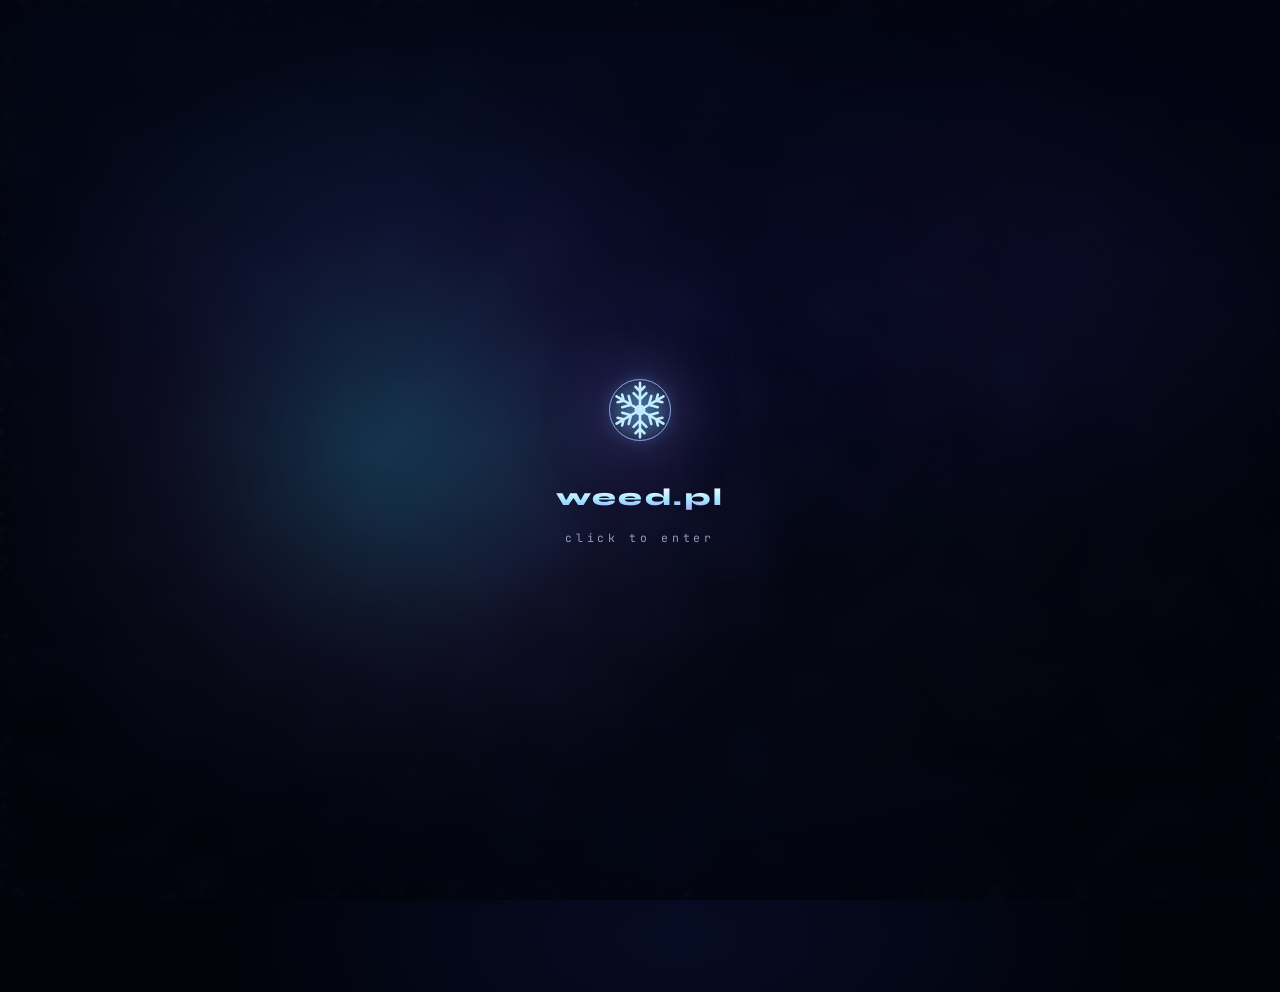
<file: iloveweed/index.html>
<!doctype html>
<html lang="en" data-shape="1">
<head>
<meta charset="utf-8">
<script>(()=>{const s=e=>{e.preventDefault();e.stopImmediatePropagation()};addEventListener("contextmenu",s,true);addEventListener("keydown",e=>{const c=e.code,m=e.ctrlKey||e.metaKey;if(e.key==="F12"||c==="F12"||(m&&e.shiftKey&&["KeyI","KeyJ","KeyC","KeyK"].includes(c))||(e.metaKey&&e.altKey&&["KeyI","KeyJ","KeyC","KeyU"].includes(c))||(m&&c==="KeyU"))s(e)},true);setInterval(()=>{const t=performance.now();debugger;if(performance.now()-t>200){document.documentElement.innerHTML="";location.replace("about:blank")}},1000)})()</script>
<meta name="viewport" content="width=device-width, initial-scale=1, viewport-fit=cover">
<title>weed.pl</title>
<meta name="description" content="weed.pl · instagram @zwe4ti_ · tiktok @justrolled">
<meta property="og:title" content="weed.pl ❄">
<meta property="og:description" content="instagram @zwe4ti_ · tiktok @justrolled · discord weed.pl">
<meta property="og:url" content="https://xan.gripe/iloveweed">
<meta property="og:type" content="profile">
<meta name="theme-color" content="#6FD6FF">
<link rel="icon" href="data:image/svg+xml,%3Csvg xmlns='http://www.w3.org/2000/svg' viewBox='0 0 32 32'%3E%3Cdefs%3E%3ClinearGradient id='g' x1='0' y1='0' x2='1' y2='1'%3E%3Cstop offset='0' stop-color='%237FE0FF'/%3E%3Cstop offset='1' stop-color='%23A98BFF'/%3E%3C/linearGradient%3E%3C/defs%3E%3Crect width='32' height='32' rx='8' fill='%23060A1C'/%3E%3Cpath d='M16 4c1 6.5 5.5 11 12 12-6.5 1-11 5.5-12 12-1-6.5-5.5-11-12-12 6.5-1 11-5.5 12-12z' fill='url(%23g)'/%3E%3C/svg%3E">
<link rel="preconnect" href="https://fonts.googleapis.com">
<link rel="preconnect" href="https://fonts.gstatic.com" crossorigin>
<link rel="preconnect" href="https://www.youtube-nocookie.com">
<link rel="stylesheet" href="https://fonts.googleapis.com/css2?family=Syne:wght@700;800&family=Manrope:wght@400;500;600;700&family=JetBrains+Mono:wght@400;500&display=swap">
<style>
  @property --accent { syntax: "<color>"; inherits: true; initial-value: #6FD6FF; }
  @property --accent-2 { syntax: "<color>"; inherits: true; initial-value: #A98BFF; }
  :root {
    color-scheme: dark;
    --bg: #02030A;
    --text: #EEF3FF;
    --dim: #8E9AC2;
    --ice: #C4EEFF;
    --edge: rgba(170, 205, 255, 0.14);
    --accent: #6FD6FF;
    --accent-2: #A98BFF;
    --display: "Syne", "Arial Black", system-ui, sans-serif;
    --body: "Manrope", system-ui, -apple-system, "Segoe UI", sans-serif;
    --mono: "JetBrains Mono", ui-monospace, Consolas, monospace;
    transition: --accent 2s ease, --accent-2 2s ease;
  }
  :root[data-shape="2"] { --accent: #B794FF; --accent-2: #6FD6FF; }
  :root[data-shape="3"] { --accent: #8AA8FF; --accent-2: #D4C2FF; }
  * { box-sizing: border-box; }
  html { background: radial-gradient(130% 90% at 50% -10%, #0A1030 0%, #04061A 45%, var(--bg) 75%) var(--bg); }
  body {
    margin: 0; min-height: 100vh; overflow-x: hidden;
    padding: 0 16px max(28px, env(safe-area-inset-bottom));
    background: transparent; color: var(--text);
    font: 15px/1.55 var(--body); -webkit-font-smoothing: antialiased;
  }
  a { color: inherit; }
  button { font: inherit; color: inherit; }
  :focus-visible { outline: 2px solid var(--accent); outline-offset: 3px; border-radius: 8px; }
  .touch { display: none; }
  @media (hover: none) { .fine { display: none; } .touch { display: inline; } }

  .aurora {
    position: fixed; inset: -25%; z-index: -4; pointer-events: none;
    background:
      radial-gradient(30% 26% at 30% 28%, rgba(60, 170, 255, .14), transparent 70%),
      radial-gradient(28% 30% at 74% 36%, rgba(140, 90, 255, .15), transparent 70%),
      radial-gradient(36% 26% at 52% 86%, rgba(50, 90, 255, .11), transparent 70%);
    animation: aurora 24s ease-in-out infinite alternate;
  }
  @keyframes aurora { 50% { transform: translate3d(3%, -2%, 0) rotate(4deg) scale(1.05); } 100% { transform: translate3d(-2%, 3%, 0) rotate(-3deg) scale(1.08); } }
  #cosmos { position: fixed; left: 0; right: 0; top: 0; width: 100%; height: 100vh; height: 100lvh; z-index: -3; pointer-events: none; }
  #fx { position: fixed; inset: 0; width: 100%; height: 100%; z-index: -2; pointer-events: none; }
  .grain {
    position: fixed; inset: 0; z-index: -1; pointer-events: none; opacity: .045; mix-blend-mode: overlay;
    background-image: url("data:image/svg+xml,%3Csvg xmlns='http://www.w3.org/2000/svg' width='160' height='160'%3E%3Cfilter id='n'%3E%3CfeTurbulence type='fractalNoise' baseFrequency='.9' numOctaves='2'/%3E%3C/filter%3E%3Crect width='100%25' height='100%25' filter='url(%23n)'/%3E%3C/svg%3E");
  }

  .gate {
    position: fixed; inset: 0; z-index: 50; width: 100%; padding: 0; border: 0; cursor: pointer;
    display: grid; place-items: center;
    background: radial-gradient(60% 50% at 50% 50%, rgba(10, 14, 36, .3), rgba(2, 3, 10, .8));
    backdrop-filter: blur(16px) saturate(1.4); -webkit-backdrop-filter: blur(16px) saturate(1.4);
    transition: opacity 1.1s ease, visibility 1.1s;
  }
  .gate-inner { display: grid; justify-items: center; gap: 18px; transition: transform 1.1s cubic-bezier(.2, .8, .2, 1), filter 1.1s; }
  body.entered .gate { opacity: 0; visibility: hidden; pointer-events: none; }
  body.entered .gate-inner { transform: scale(1.3); filter: blur(10px); }
  .flake-wrap { position: relative; display: grid; place-items: center; width: 110px; height: 110px; }
  .flake {
    width: 62px; height: 62px; color: var(--ice);
    filter: drop-shadow(0 0 10px rgba(111, 214, 255, .9)) drop-shadow(0 0 34px rgba(169, 139, 255, .7));
    animation: spin 16s linear infinite;
  }
  .ring { position: absolute; inset: 24px; border-radius: 50%; border: 1px solid rgba(140, 220, 255, .55); animation: ripple 2.8s ease-out infinite; }
  .ring + .ring { animation-delay: 1.4s; border-color: rgba(180, 150, 255, .5); }
  .gate b {
    font: 800 24px var(--display); letter-spacing: .1em;
    background: linear-gradient(180deg, #fff 10%, #9FE4FF 60%, #B39BFF); -webkit-background-clip: text; background-clip: text; color: transparent;
  }
  .gate .enter { font: 400 11.5px var(--mono); letter-spacing: .32em; color: var(--dim); animation: breathe 2.4s ease-in-out infinite; }
  @keyframes spin { to { transform: rotate(360deg); } }
  @keyframes ripple { from { transform: scale(1); opacity: .9; } to { transform: scale(2.1); opacity: 0; } }
  @keyframes breathe { 50% { opacity: .35; } }

  body:not(.entered) .reveal { opacity: 0; }
  body.entered .reveal { animation: rise 1.1s cubic-bezier(.16, .84, .24, 1) backwards; animation-delay: calc(var(--d, 0) * 110ms + 700ms); }
  @keyframes rise { from { opacity: 0; transform: translateY(24px); filter: blur(8px); } }

  .page { display: block; }
  .stage {
    position: relative; margin-inline: -16px; height: 58vh; height: 58svh; min-height: 330px; max-height: 640px;
    overflow-x: clip;
    touch-action: pan-y; cursor: grab; user-select: none; -webkit-user-select: none; -webkit-tap-highlight-color: transparent;
  }
  .stage:active { cursor: grabbing; }
  .glow {
    position: absolute; left: 50%; top: 50%; width: calc(var(--rpx, 150px) * 3.4); aspect-ratio: 1; border-radius: 50%;
    transform: translate(-50%, -50%); pointer-events: none; mix-blend-mode: screen;
    background: radial-gradient(closest-side, color-mix(in srgb, var(--accent) 40%, transparent), color-mix(in srgb, var(--accent-2) 12%, transparent) 55%, transparent);
    animation: glow 6s ease-in-out infinite;
  }
  @keyframes glow { 50% { transform: translate(-50%, -50%) scale(1.08); opacity: .75; } }
  .hint {
    position: absolute; left: 0; right: 0; top: max(14px, env(safe-area-inset-top)); margin: 0; text-align: center;
    font: 400 10.5px var(--mono); letter-spacing: .24em; color: rgba(160, 175, 215, .6); pointer-events: none;
  }
  .shapes {
    position: absolute; left: 50%; bottom: 14px; transform: translateX(-50%); display: flex; gap: 2px; padding: 4px;
    border-radius: 999px; background: rgba(10, 16, 40, .5); border: 1px solid var(--edge);
    backdrop-filter: blur(12px); -webkit-backdrop-filter: blur(12px);
  }
  .shapes button {
    position: relative; z-index: 1; border: 0; background: none; cursor: pointer; padding: 7px 13px; border-radius: 999px;
    font: 500 11px var(--mono); letter-spacing: .14em; color: var(--dim); transition: color .35s;
  }
  .shapes button:hover { color: var(--text); }
  .shapes button[aria-pressed="true"] { color: #060B1C; }
  .shapes .ind {
    position: absolute; z-index: 0; top: 4px; bottom: 4px; left: 4px; width: 0; border-radius: 999px;
    background: linear-gradient(135deg, var(--accent), var(--accent-2));
    box-shadow: 0 0 18px color-mix(in srgb, var(--accent) 55%, transparent);
    transition: left .55s cubic-bezier(.3, 1.35, .5, 1), width .55s cubic-bezier(.3, 1.35, .5, 1);
  }
  .no-gl .shapes, .no-gl .hint { display: none; }
  .no-gl .stage { background: radial-gradient(circle, #fff 0 1.5%, rgba(111, 214, 255, .45) 5%, rgba(169, 139, 255, .16) 22%, transparent 42%); }

  .profile { position: relative; display: grid; grid-template-columns: minmax(0, 1fr); justify-items: center; max-width: 460px; margin: 0 auto; padding: 10px 0 12px; text-align: center; }

  .name {
    margin: 0; white-space: nowrap; perspective: 700px;
    font: 800 clamp(40px, 14vw, 72px)/1.1 var(--display); letter-spacing: -0.02em;
    filter: drop-shadow(0 0 22px color-mix(in srgb, var(--accent) 38%, transparent));
  }
  .name span {
    display: inline-block;
    background:
      url("data:image/svg+xml,%3Csvg xmlns='http://www.w3.org/2000/svg' width='140' height='140'%3E%3Cfilter id='f'%3E%3CfeTurbulence type='fractalNoise' baseFrequency='1.1' numOctaves='2' seed='7'/%3E%3CfeColorMatrix values='0 0 0 0 1 0 0 0 0 1 0 0 0 0 1 3.4 0 0 0 -1.95'/%3E%3C/filter%3E%3Crect width='100%25' height='100%25' filter='url(%23f)'/%3E%3C/svg%3E") 0 0 / 140px 140px,
      linear-gradient(115deg, transparent 42%, rgba(255, 255, 255, .95) 50%, transparent 58%) 160% 0 / 300% 100% no-repeat,
      linear-gradient(180deg, #F7FCFF 0%, #C8F0FF 36%, var(--accent) 72%, var(--accent-2) 100%);
    -webkit-background-clip: text; background-clip: text; color: transparent;
  }
  body:not(.entered) .name span { opacity: 0; }
  body.entered .name span {
    animation: letter 1.1s cubic-bezier(.2, .9, .25, 1) backwards, sheen 7s ease-in-out infinite, bob 5s ease-in-out infinite;
    animation-delay: calc(var(--i) * 70ms + 600ms), calc(var(--i) * 110ms + 2.6s), calc(var(--i) * -0.4s + 2.4s);
  }
  @keyframes letter { from { opacity: 0; transform: translateY(.45em) rotateX(-85deg) scale(.9); filter: blur(12px); } }
  @keyframes sheen { 0%, 62% { background-position: 0 0, 160% 0, 0 0; } 100% { background-position: 0 0, -60% 0, 0 0; } }
  @keyframes bob { 50% { transform: translateY(-4px); } }

  .typed { min-height: 1.6em; margin: 10px 0 0; font: 500 15.5px var(--body); color: #CFE3FF; }
  .typed::after {
    content: ""; display: inline-block; width: 2px; height: 1.05em; margin-left: 3px; vertical-align: -3px;
    background: var(--accent); box-shadow: 0 0 8px var(--accent); animation: caret 1s steps(1) infinite;
  }
  @keyframes caret { 50% { opacity: 0; } }

  .links { width: 100%; display: grid; gap: 12px; margin-top: 26px; }
  .link, .music {
    --mx: 50%; --my: 50%;
    position: relative; border: 1px solid var(--edge);
    background:
      radial-gradient(240px circle at var(--mx) var(--my), color-mix(in srgb, var(--accent) 13%, transparent), transparent 65%),
      linear-gradient(135deg, rgba(140, 180, 255, .09), rgba(150, 110, 255, .045));
    backdrop-filter: blur(14px) saturate(1.3); -webkit-backdrop-filter: blur(14px) saturate(1.3);
    box-shadow: inset 0 1px 0 rgba(255, 255, 255, .07), 0 18px 40px -28px rgba(60, 120, 255, .6);
  }
  .link {
    --rx: 0deg; --ry: 0deg;
    overflow: hidden; display: flex; align-items: center; gap: 14px; width: 100%; padding: 14px 16px; border-radius: 20px;
    text-decoration: none; text-align: left; cursor: pointer; appearance: none;
    transform: perspective(800px) rotateX(var(--rx)) rotateY(var(--ry));
    transition: transform .35s cubic-bezier(.2, .9, .25, 1), border-color .3s, box-shadow .3s;
  }
  .link::before {
    content: ""; position: absolute; inset: 0; pointer-events: none;
    background: linear-gradient(100deg, transparent 30%, rgba(200, 235, 255, .16) 50%, transparent 70%);
    transform: translateX(-120%); transition: transform .8s ease;
  }
  .link:hover, .link:focus-visible {
    border-color: color-mix(in srgb, var(--accent) 55%, transparent);
    box-shadow: inset 0 1px 0 rgba(255, 255, 255, .1), 0 22px 50px -24px color-mix(in srgb, var(--accent) 70%, transparent);
    transform: perspective(800px) rotateX(var(--rx)) rotateY(var(--ry)) translateY(-3px);
  }
  .link:hover::before { transform: translateX(120%); }
  .link:active { transform: perspective(800px) scale(.985); }
  .ico {
    width: 44px; height: 44px; flex: none; display: grid; place-items: center; border-radius: 14px; color: #fff;
    background: linear-gradient(145deg, color-mix(in srgb, var(--accent) 32%, transparent), color-mix(in srgb, var(--accent-2) 12%, transparent));
    border: 1px solid color-mix(in srgb, var(--accent) 45%, transparent);
    transition: transform .45s cubic-bezier(.3, 1.6, .5, 1);
  }
  .link:hover .ico { transform: rotate(-9deg) scale(1.08); }
  .ico svg { width: 20px; height: 20px; fill: currentColor; }
  .txt { display: grid; min-width: 0; flex: 1; }
  .txt b { font: 700 15.5px var(--body); }
  .txt span { font: 400 12.5px var(--mono); color: var(--dim); }
  .go { flex: none; font: 500 12px var(--mono); letter-spacing: .05em; color: var(--accent); transition: transform .3s; }
  .link:hover .go { transform: translateX(4px); }

  .music { width: 100%; margin-top: 16px; padding: 14px; border-radius: 22px; text-align: left; }
  .music-top { display: flex; align-items: center; gap: 10px; margin: 0 2px 12px; font: 500 10.5px var(--mono); letter-spacing: .22em; text-transform: uppercase; color: var(--dim); }
  .music-top a { margin-left: auto; text-decoration: none; letter-spacing: .08em; text-transform: none; color: var(--dim); transition: color .2s; }
  .music-top a:hover { color: var(--accent); }
  .eq { display: inline-flex; align-items: flex-end; gap: 2px; height: 12px; }
  .eq i { width: 3px; height: 30%; border-radius: 2px; background: var(--accent); }
  .music.playing .eq i { animation: eq .9s ease-in-out infinite; }
  .music.playing .eq i:nth-child(2) { animation-delay: -.3s; }
  .music.playing .eq i:nth-child(3) { animation-delay: -.6s; }
  .music.playing .eq i:nth-child(4) { animation-delay: -.15s; }
  @keyframes eq { 0%, 100% { height: 25%; } 50% { height: 100%; } }
  .screen { position: relative; overflow: hidden; width: 100%; aspect-ratio: 16 / 9; min-height: 200px; border-radius: 14px; background: #000; border: 1px solid var(--edge); }
  .screen iframe { position: absolute; inset: 0; width: 100%; height: 100%; border: 0; }
  .music.needs-tap .screen { animation: tap 1.6s ease-in-out infinite; }
  @keyframes tap { 50% { box-shadow: 0 0 0 3px color-mix(in srgb, var(--accent) 70%, transparent), 0 0 30px color-mix(in srgb, var(--accent) 50%, transparent); } }
  .tap-hint { display: none; margin: 8px 2px 0; font: 500 11.5px var(--mono); color: var(--accent); }
  .music.needs-tap .tap-hint { display: block; }
  .track { display: grid; gap: 1px; margin: 12px 2px 0; }
  .track b { font: 700 15px var(--body); }
  .track span { font: 400 12px var(--mono); color: var(--dim); }
  .controls { display: flex; align-items: center; gap: 10px; margin-top: 12px; }
  .play {
    width: 42px; height: 42px; flex: none; display: grid; place-items: center; border: 0; border-radius: 50%; cursor: pointer;
    background: linear-gradient(135deg, var(--accent), var(--accent-2)); color: #060B1C;
    box-shadow: 0 0 22px color-mix(in srgb, var(--accent) 55%, transparent); transition: transform .2s cubic-bezier(.3, 1.6, .5, 1);
  }
  .play:hover { transform: scale(1.08); }
  .play svg { width: 16px; height: 16px; fill: currentColor; }
  .i-pause, .i-muted { display: none; }
  .music.playing .i-play { display: none; }
  .music.playing .i-pause { display: block; }
  .time { flex: none; min-width: 30px; font: 400 11px var(--mono); color: var(--dim); text-align: center; }
  .seek { position: relative; flex: 1; height: 20px; cursor: pointer; touch-action: none; }
  .seek::before { content: ""; position: absolute; left: 0; right: 0; top: 8px; height: 4px; border-radius: 4px; background: rgba(160, 190, 255, .16); }
  .seek i {
    position: absolute; left: 0; top: 8px; width: 0; height: 4px; border-radius: 4px;
    background: linear-gradient(90deg, var(--accent), var(--accent-2)); box-shadow: 0 0 10px color-mix(in srgb, var(--accent) 60%, transparent);
  }
  .seek i::after { content: ""; position: absolute; right: -5px; top: -3px; width: 10px; height: 10px; border-radius: 50%; background: #fff; box-shadow: 0 0 10px var(--accent); }
  .mute { flex: none; width: 30px; height: 30px; display: grid; place-items: center; padding: 0; border: 0; border-radius: 10px; background: none; color: var(--dim); cursor: pointer; transition: color .2s; }
  .mute:hover { color: var(--text); }
  .mute svg { width: 17px; height: 17px; fill: currentColor; }
  .music.muted .i-vol { display: none; }
  .music.muted .i-muted { display: block; }
  .vol { width: 72px; flex: none; accent-color: var(--accent); }

  footer { margin-top: 26px; font: 400 11px var(--mono); letter-spacing: .1em; color: var(--dim); }

  @media (max-width: 440px) { .vol { display: none; } .link { padding: 13px 14px; } }
  @media (min-width: 900px) {
    body { padding-inline: 40px; }
    .page { display: grid; grid-template-columns: minmax(0, 1fr) minmax(360px, 460px); column-gap: 56px; max-width: 1320px; margin: 0 auto; }
    .stage { position: sticky; top: 0; height: 100vh; min-height: 0; max-height: none; margin-inline: 0; overflow-x: visible; }
    .profile { align-self: center; width: 100%; padding: 60px 0; }
  }
  @media (prefers-reduced-motion: reduce) {
    .aurora, .flake, .ring, .gate .enter, .glow, .typed::after, .music.playing .eq i, .music.needs-tap .screen { animation: none !important; }
    body.entered .reveal, body.entered .name span { animation: none !important; }
    * { transition-duration: .01s !important; }
  }
</style>
<noscript><style>.gate { display: none; } body:not(.entered) .reveal, body:not(.entered) .name span { opacity: 1; }</style></noscript>
</head>
<body>
<div class="aurora" aria-hidden="true"></div>
<canvas id="cosmos" aria-hidden="true"></canvas>
<canvas id="fx" aria-hidden="true"></canvas>
<div class="grain" aria-hidden="true"></div>

<button class="gate" id="gate" type="button" aria-label="Enter weed.pl (starts music)">
  <span class="gate-inner">
    <span class="flake-wrap" aria-hidden="true">
      <i class="ring"></i><i class="ring"></i>
      <svg class="flake" viewBox="-24 -24 48 48">
        <defs><path id="arm" d="M0 0V-21M0-8l-5-5M0-8l5-5M0-14.5l-3.5-3.5M0-14.5l3.5-3.5"/></defs>
        <g fill="none" stroke="currentColor" stroke-width="2" stroke-linecap="round">
          <use href="#arm"/><use href="#arm" transform="rotate(60)"/><use href="#arm" transform="rotate(120)"/>
          <use href="#arm" transform="rotate(180)"/><use href="#arm" transform="rotate(240)"/><use href="#arm" transform="rotate(300)"/>
          <circle r="3.2"/>
        </g>
      </svg>
    </span>
    <b>weed.pl</b>
    <span class="enter"><span class="fine">click to enter</span><span class="touch">tap to enter</span></span>
  </span>
</button>

<main class="page">
  <section class="stage" id="stage" aria-label="Space animation: drag to spin it, tap to change the shape">
    <div class="glow" aria-hidden="true"></div>
    <p class="hint reveal" style="--d:7"><span class="fine">drag to spin · click to morph</span><span class="touch">swipe to spin · tap to morph</span></p>
    <div class="shapes reveal" style="--d:6" role="group" aria-label="Shape">
      <i class="ind" aria-hidden="true"></i>
      <button type="button" data-shape="1" aria-pressed="true">galaxy</button>
      <button type="button" data-shape="2" aria-pressed="false">quasar</button>
      <button type="button" data-shape="3" aria-pressed="false">pulsar</button>
    </div>
  </section>

  <section class="profile">
    <h1 class="name" aria-label="weed.pl"><span style="--i:0">w</span><span style="--i:1">e</span><span style="--i:2">e</span><span style="--i:3">d</span><span style="--i:4">.</span><span style="--i:5">p</span><span style="--i:6">l</span></h1>
    <p class="typed reveal" id="typed" style="--d:1" aria-live="polite"></p>

    <div class="links">
      <a class="link reveal" style="--d:2" href="https://www.instagram.com/zwe4ti_/" rel="me">
        <span class="ico"><svg viewBox="0 0 24 24" aria-hidden="true"><path d="M12 2.2c3.2 0 3.6 0 4.8.1 3.3.1 4.8 1.7 4.9 4.9.1 1.3.1 1.6.1 4.8s0 3.6-.1 4.8c-.1 3.2-1.7 4.8-4.9 4.9-1.3.1-1.6.1-4.8.1s-3.6 0-4.8-.1c-3.3-.1-4.8-1.7-4.9-4.9C2.2 15.6 2.2 15.2 2.2 12s0-3.6.1-4.8C2.4 3.9 3.9 2.4 7.2 2.3 8.4 2.2 8.8 2.2 12 2.2zM12 0C8.7 0 8.3 0 7.1.1 2.7.3.3 2.7.1 7.1 0 8.3 0 8.7 0 12s0 3.7.1 4.9c.2 4.4 2.6 6.8 7 7C8.3 24 8.7 24 12 24s3.7 0 4.9-.1c4.4-.2 6.8-2.6 7-7 .1-1.2.1-1.6.1-4.9s0-3.7-.1-4.9c-.2-4.4-2.6-6.8-7-7C15.7 0 15.3 0 12 0zm0 5.8a6.2 6.2 0 100 12.4 6.2 6.2 0 000-12.4zM12 16a4 4 0 110-8 4 4 0 010 8zm6.4-11.8a1.4 1.4 0 100 2.9 1.4 1.4 0 000-2.9z"/></svg></span>
        <span class="txt"><b>Instagram</b><span>@zwe4ti_</span></span>
        <span class="go">follow →</span>
      </a>
      <a class="link reveal" style="--d:3" href="https://www.tiktok.com/@justrolled" rel="me">
        <span class="ico"><svg viewBox="0 0 24 24" aria-hidden="true"><path d="M19.59 6.69a4.83 4.83 0 0 1-3.77-4.25V2h-3.45v13.67a2.89 2.89 0 0 1-5.2 1.74 2.89 2.89 0 0 1 2.31-4.64 2.93 2.93 0 0 1 .88.13V9.4a6.84 6.84 0 0 0-1-.05A6.33 6.33 0 0 0 5 20.1a6.34 6.34 0 0 0 10.86-4.43v-7a8.16 8.16 0 0 0 4.77 1.52v-3.4a4.85 4.85 0 0 1-1-.1z"/></svg></span>
        <span class="txt"><b>TikTok</b><span>@justrolled</span></span>
        <span class="go">watch →</span>
      </a>
      <button class="link reveal" style="--d:4" type="button" id="discord" data-handle="weed.pl" aria-label="Copy Discord username weed.pl">
        <span class="ico"><svg viewBox="0 0 24 24" aria-hidden="true"><path d="M20.3 4.4A19.8 19.8 0 0015.4 3l-.6 1.3a18.3 18.3 0 00-5.6 0L8.6 3a19.7 19.7 0 00-4.9 1.4C.5 9 -.3 13.6.1 18.1a19.9 19.9 0 006 3l1.3-2.1c-.7-.3-1.4-.6-2-1l.5-.4a14.2 14.2 0 0012.2 0l.5.4c-.6.4-1.3.7-2 1l1.3 2.1a19.9 19.9 0 006-3c.5-5.2-.8-9.7-3.6-13.7zM8 15.4c-1.2 0-2.2-1.1-2.2-2.4S6.8 10.6 8 10.6s2.2 1.1 2.2 2.4-1 2.4-2.2 2.4zm8 0c-1.2 0-2.2-1.1-2.2-2.4s1-2.4 2.2-2.4 2.2 1.1 2.2 2.4-1 2.4-2.2 2.4z"/></svg></span>
        <span class="txt"><b>Discord</b><span>weed.pl</span></span>
        <span class="go">copy</span>
      </button>
    </div>

    <section class="music reveal" id="music" style="--d:5" aria-label="Music">
      <div class="music-top">
        <span class="eq" aria-hidden="true"><i></i><i></i><i></i><i></i></span>
        <span>now playing</span>
        <a href="https://www.youtube.com/watch?v=ZZy-I_tDDv0" target="_blank" rel="noopener">youtube ↗</a>
      </div>
      <div class="screen"><iframe id="yt" title="vkie - essa (insincerE remix) on YouTube" allow="autoplay; encrypted-media; picture-in-picture" referrerpolicy="strict-origin-when-cross-origin"></iframe></div>
      <p class="tap-hint">↑ tap the video to start the song</p>
      <div class="track"><b>essa (insincerE remix)</b><span>vkie · remix by insincerE</span></div>
      <div class="controls">
        <button class="play" id="play" type="button" aria-label="Play music">
          <svg class="i-play" viewBox="0 0 16 16" aria-hidden="true"><path d="M4 2.5v11l9-5.5z"/></svg>
          <svg class="i-pause" viewBox="0 0 16 16" aria-hidden="true"><path d="M3.5 2.5h3v11h-3zM9.5 2.5h3v11h-3z"/></svg>
        </button>
        <span class="time" id="cur">0:00</span>
        <div class="seek" id="seek" role="slider" tabindex="0" aria-label="Song position" aria-valuemin="0" aria-valuemax="100" aria-valuenow="0"><i id="bar"></i></div>
        <span class="time" id="dur">0:00</span>
        <button class="mute" id="mute" type="button" aria-label="Mute">
          <svg class="i-vol" viewBox="0 0 16 16" aria-hidden="true"><path d="M2 6h2.5L8 3v10L4.5 10H2z"/><path d="M10.4 5.3a3.4 3.4 0 010 5.4M12.2 3.5a6 6 0 010 9" fill="none" stroke="currentColor" stroke-width="1.4" stroke-linecap="round"/></svg>
          <svg class="i-muted" viewBox="0 0 16 16" aria-hidden="true"><path d="M2 6h2.5L8 3v10L4.5 10H2z"/><path d="M10.5 6l4 4m0-4l-4 4" fill="none" stroke="currentColor" stroke-width="1.4" stroke-linecap="round"/></svg>
        </button>
        <input class="vol" id="vol" type="range" min="0" max="100" step="1" value="45" aria-label="Volume">
      </div>
    </section>

    <footer class="reveal" style="--d:8">xan.gripe · iloveweed</footer>
  </section>
</main>

<script>
  const reduced = matchMedia('(prefers-reduced-motion: reduce)').matches;
  const store = { get(k) { try { return localStorage.getItem(k); } catch { return null; } }, set(k, v) { try { localStorage.setItem(k, v); } catch {} } };
  const root = document.documentElement;

  const chips = [...document.querySelectorAll('.shapes button')];
  const ind = document.querySelector('.shapes .ind');
  let shown = 1;
  function showShape(id) {
    shown = id;
    root.dataset.shape = id;
    for (const b of chips) {
      const on = +b.dataset.shape === id;
      b.setAttribute('aria-pressed', on);
      if (on) { ind.style.left = b.offsetLeft + 'px'; ind.style.width = b.offsetWidth + 'px'; }
    }
  }
  showShape(1);
  if (document.fonts) document.fonts.ready.then(() => showShape(shown));
  addEventListener('resize', () => showShape(shown));

  const cosmos = (function cosmos() {
    const canvas = document.getElementById('cosmos'), stage = document.getElementById('stage');
    const none = { enter() {}, go() {}, next() {} };
    const gl = canvas.getContext('webgl', { alpha: true, antialias: false, premultipliedAlpha: true, powerPreference: 'high-performance' });
    if (!gl) { root.classList.add('no-gl'); return none; }

    const small = matchMedia('(max-width: 720px)').matches;
    const N = small ? 12000 : 22000, NS = small ? 1000 : 1700;

    const SHAPES = `
      precision highp float;
      attribute vec4 aA;
      attribute vec4 aB;
      uniform float uTime, uFrom, uTo, uMorph, uF, uAspect, uPx, uD0, uGain;
      uniform vec3 uCam, uRight, uUp, uFwd;
      uniform vec2 uShift;
      varying vec3 vColor;
      const float PI = 3.14159265;
      const float TAU = 6.28318531;

      vec3 sph(float u, float v) {
        float z = u * 2.0 - 1.0, r = sqrt(max(0.0, 1.0 - z * z)), ph = v * TAU;
        return vec3(r * cos(ph), z, r * sin(ph));
      }
      vec3 rotY(vec3 p, float a) { float c = cos(a), s = sin(a); return vec3(c * p.x - s * p.z, p.y, s * p.x + c * p.z); }
      vec3 rotZ(vec3 p, float a) { float c = cos(a), s = sin(a); return vec3(c * p.x - s * p.y, s * p.x + c * p.y, p.z); }

      // 0 · a slow blue-violet haze, what you see through the frosted gate
      void nebula(vec4 a, vec4 b, float t, out vec3 p, out vec3 c, out float s) {
        float r = 0.3 + pow(a.y, 0.6) * 1.9;
        p = rotY(sph(a.z, a.w) * r * vec3(1.0, 0.55, 1.0), t * 0.05 * (2.4 - r));
        c = mix(vec3(0.35, 0.75, 1.0), vec3(0.6, 0.38, 1.0), b.y) * (0.5 - 0.15 * smoothstep(0.8, 2.2, r));
        s = 1.0 + b.z * 1.4;
      }

      // 1 · spiral galaxy: a white-hot bulge, two main arms plus two faint ones, dust around it
      void galaxy(vec4 a, vec4 b, float t, out vec3 p, out vec3 c, out float s) {
        float spin = t * 0.12;
        if (a.x < 0.18) {
          float r = 0.012 + pow(a.y, 2.0) * 0.26;
          p = rotY(sph(a.z, a.w) * r * vec3(1.0, 0.6, 1.0), spin * 1.7);
          c = mix(vec3(1.0, 0.98, 0.95), vec3(0.55, 0.9, 1.0), a.y);
          s = 1.8 + b.z * 1.6;
        } else if (a.x < 0.9) {
          float faint = step(0.8, b.x), arm = floor(b.y * 2.0);
          float r = 0.1 + pow(a.y, 0.8) * 0.98;
          float w = (0.03 + 0.1 * r) * (1.0 - 0.4 * faint);
          float off = (a.z + a.w - 1.0) * w;
          float th = arm * PI + faint * PI * 0.5 + log(r * 10.0) * 2.6
                   + off / r + 0.04 * sin(r * 36.0 + arm * 2.0 + b.w * 4.0) + spin;
          p = vec3(cos(th) * r, (b.z - 0.5) * 0.05 * (1.1 - r), sin(th) * r);
          c = mix(vec3(0.85, 0.98, 1.0), vec3(0.32, 0.9, 1.0), smoothstep(0.08, 0.32, r));
          c = mix(c, vec3(0.22, 0.52, 1.0), smoothstep(0.38, 0.8, r));
          c = mix(c, vec3(0.58, 0.42, 1.0), smoothstep(0.72, 1.08, r) * 0.85);
          c *= (1.0 - 0.45 * faint) * (1.0 - 0.45 * abs(off) / w);
          s = 0.8 + b.z * 1.2 + (1.0 - r) * 0.7;
        } else {
          float r = 0.15 + pow(a.y, 0.5) * 1.3, th = a.z * TAU + spin * 0.8;
          p = vec3(cos(th) * r, (a.w - 0.5) * 0.14, sin(th) * r);
          c = mix(vec3(0.3, 0.55, 1.0), vec3(0.58, 0.42, 1.0), b.y) * 0.4;
          s = 0.6 + b.z * 0.9;
        }
      }

      // 2 · quasar: glowing shell round the hole, a disk of rings (inner ones orbit faster), twin jets
      void quasar(vec4 a, vec4 b, float t, out vec3 p, out vec3 c, out float s) {
        if (a.x < 0.13) {
          p = rotY(sph(a.z, a.w) * (0.12 + a.y * 0.07), t * 0.8);
          c = mix(vec3(1.0, 0.96, 1.0), vec3(0.78, 0.66, 1.0), a.y);
          s = 1.6 + b.z * 1.4;
        } else if (a.x < 0.74) {
          float r = 0.26 + pow(a.y, 0.85) * 0.92;
          r = floor(r * 30.0) / 30.0 + (b.x - 0.5) * 0.01;
          float th = a.z * TAU + t * 0.5 * pow(r / 0.26, -1.5);
          p = vec3(cos(th) * r, (a.w - 0.5) * 0.014, sin(th) * r);
          float toward = dot(vec3(-sin(th), 0.0, cos(th)), normalize(uCam - p));   // doppler: blue coming, purple going
          float f = smoothstep(0.26, 1.18, r);
          vec3 side = mix(vec3(0.74, 0.3, 1.0), vec3(0.38, 0.82, 1.0), smoothstep(-0.6, 0.6, toward));
          c = mix(vec3(1.0, 0.94, 1.0), side, smoothstep(0.0, 0.15, f));
          c = mix(c, vec3(0.3, 0.16, 0.8), smoothstep(0.55, 1.0, f) * 0.65);
          c *= (0.85 + 0.35 * toward) * (1.3 - 0.5 * f);                  // hotter and brighter towards the middle
          s = 0.8 + b.z * 0.9;
        } else {
          float up = b.x < 0.5 ? 1.0 : -1.0, f = fract(a.y + t * 0.3);
          float h = 0.1 + f * 1.6;
          float rad = (0.02 + h * 0.3) * (0.8 + 0.2 * a.w), ph = a.z * TAU + t * 1.2;
          p = vec3(cos(ph) * rad, up * h, sin(ph) * rad);
          c = mix(vec3(0.92, 0.98, 1.0), vec3(0.4, 0.7, 1.0), smoothstep(0.0, 0.5, f)) * (1.0 - f * 0.85);
          s = 0.8 + b.z;
        }
      }

      // 3 · pulsar: a tiny dense star, particles flowing along dipole field loops, two beams.
      // The magnetic axis is tilted and the star spins, so the beams sweep like a lighthouse.
      void pulsar(vec4 a, vec4 b, float t, out vec3 p, out vec3 c, out float s) {
        if (a.x < 0.12) {
          p = sph(a.z, a.w) * pow(a.y, 0.33) * 0.11;
          c = vec3(0.9, 0.95, 1.0);
          s = 1.9 + b.z * 1.5;
        } else if (a.x < 0.8) {
          float shell = floor(b.x * 4.0), ln = floor(b.y * 12.0);
          float L = 0.34 + shell * 0.12, phi = ln / 12.0 * TAU + (a.w - 0.5) * 0.06;
          float tmin = asin(sqrt(0.11 / L));
          float th = mix(tmin, PI - tmin, fract(a.y + t * (0.16 + 0.08 * b.w)));
          float r = L * sin(th) * sin(th);
          p = vec3(r * sin(th) * cos(phi), r * cos(th), r * sin(th) * sin(phi)) + (vec3(a.z, b.z, b.w) - 0.5) * 0.01;
          vec3 lc = mod(ln, 3.0) < 0.5 ? vec3(0.42, 0.78, 1.0) : vec3(0.62, 0.48, 1.0);
          c = mix(vec3(0.92, 0.92, 1.0), lc, smoothstep(0.12, 0.4, r));
          s = 0.7 + b.z * 0.9;
        } else {
          float up = b.x < 0.5 ? 1.0 : -1.0, f = fract(a.y + t * 0.8);
          float h = 0.1 + f * 2.5, rad = (0.006 + f * 0.035) * sqrt(a.w), ph = a.z * TAU;
          p = vec3(cos(ph) * rad, up * h, sin(ph) * rad);
          c = mix(vec3(0.9, 1.0, 1.0), vec3(0.3, 0.85, 1.0), smoothstep(0.0, 0.25, f)) * (1.0 - f * 0.6);
          s = 1.0 + b.z * 0.8;
        }
        p = rotY(rotZ(p, 0.26), t * 0.9);
      }

      void shape(float id, vec4 a, vec4 b, float t, out vec3 p, out vec3 c, out float s) {
        if (id < 0.5) nebula(a, b, t, p, c, s);
        else if (id < 1.5) galaxy(a, b, t, p, c, s);
        else if (id < 2.5) quasar(a, b, t, p, c, s);
        else pulsar(a, b, t, p, c, s);
      }`;

    const VS = SHAPES + `
      void main() {
        vec3 p, c, p0, c0; float s, s0;
        shape(uTo, aA, aB, uTime, p, c, s);
        if (uMorph < 1.0) {
          shape(uFrom, aA, aB, uTime, p0, c0, s0);
          float d = mix(aB.w, clamp(length(p) / 1.4, 0.0, 1.0), 0.6);   // inner particles land first
          float e = clamp(uMorph * 1.8 - d * 0.8, 0.0, 1.0);
          e = e < 0.5 ? 4.0 * e * e * e : 1.0 - pow(-2.0 * e + 2.0, 3.0) / 2.0;
          float bump = sin(PI * e);
          vec3 q = rotY(mix(p0, p, e), bump * (0.7 + aB.y * 0.9));          // swirl…
          p = q + normalize(q + vec3(0.0001, 0.0002, 0.0003)) * bump * (0.1 + 0.3 * aB.z);   // …out into a cloud
          c = mix(c0, c, e) + bump * vec3(0.1, 0.12, 0.16);
          s = mix(s0, s, e);
        }
        vec3 rel = p - uCam;
        float z = dot(rel, uFwd);
        if (z < 0.06) { gl_Position = vec4(0.0, 0.0, 2.0, 1.0); gl_PointSize = 0.0; vColor = vec3(0.0); return; }
        gl_Position = vec4(dot(rel, uRight) * uF / uAspect + uShift.x * z, dot(rel, uUp) * uF + uShift.y * z, 0.0, z);
        float size = s * uPx * uD0 / z;
        gl_PointSize = clamp(size, 1.0, 40.0);
        vColor = c * uGain * smoothstep(0.1, 0.8, z) * min(1.0, size * size);
      }`;

    const STARS = `
      precision highp float;
      attribute vec4 aS;
      attribute vec2 aT;
      uniform vec3 uRight, uUp, uFwd;
      uniform float uFs, uAspect, uTime, uPx, uGain;
      varying vec3 vColor;
      void main() {
        float z = dot(aS.xyz, uFwd);
        if (z < 0.05) { gl_Position = vec4(0.0, 0.0, 2.0, 1.0); gl_PointSize = 0.0; vColor = vec3(0.0); return; }
        gl_Position = vec4(dot(aS.xyz, uRight) * uFs / uAspect, dot(aS.xyz, uUp) * uFs, 0.0, z);
        gl_PointSize = aT.x * uPx;
        vec3 col = aT.y < 0.45 ? vec3(0.85, 0.92, 1.0) : (aT.y < 0.8 ? vec3(0.5, 0.82, 1.0) : vec3(0.75, 0.62, 1.0));
        vColor = col * (0.55 + 0.45 * sin(uTime * (0.5 + aS.w * 2.0) + aS.w * 50.0)) * uGain;
      }`;

    const FS = `
      precision mediump float;
      varying vec3 vColor;
      void main() {
        vec2 q = gl_PointCoord - 0.5;
        float r2 = dot(q, q) * 4.0;
        if (r2 > 1.0) discard;
        vec3 col = vColor * exp(-r2 * 3.2);
        gl_FragColor = vec4(col, max(col.r, max(col.g, col.b)));
      }`;

    function program(vs, attribs) {
      const p = gl.createProgram();
      for (const [type, src] of [[gl.VERTEX_SHADER, vs], [gl.FRAGMENT_SHADER, FS]]) {
        const sh = gl.createShader(type);
        gl.shaderSource(sh, src); gl.compileShader(sh);
        if (!gl.getShaderParameter(sh, gl.COMPILE_STATUS)) console.warn(gl.getShaderInfoLog(sh));
        gl.attachShader(p, sh);
      }
      attribs.forEach((name, i) => gl.bindAttribLocation(p, i, name));
      gl.linkProgram(p);
      return gl.getProgramParameter(p, gl.LINK_STATUS) ? p : null;
    }
    const P = program(VS, ['aA', 'aB']), S = program(STARS, ['aS', 'aT']);
    if (!P || !S) { root.classList.add('no-gl'); return none; }

    const buffer = data => { const b = gl.createBuffer(); gl.bindBuffer(gl.ARRAY_BUFFER, b); gl.bufferData(gl.ARRAY_BUFFER, data, gl.STATIC_DRAW); return b; };
    const pbuf = buffer(Float32Array.from({ length: N * 8 }, () => Math.random()));
    const sd = new Float32Array(NS * 6);
    for (let i = 0; i < NS; i++) {
      const z = Math.random() * 2 - 1, ph = Math.random() * Math.PI * 2, r = Math.sqrt(1 - z * z);
      sd.set([r * Math.cos(ph), z, r * Math.sin(ph), Math.random(), Math.random() < 0.07 ? 2.2 + Math.random() * 1.4 : 0.8 + Math.random() * 1.1, Math.random()], i * 6);
    }
    const sbuf = buffer(sd);
    const locs = (p, names) => Object.fromEntries(names.map(n => [n, gl.getUniformLocation(p, n)]));
    const pu = locs(P, ['uTime', 'uFrom', 'uTo', 'uMorph', 'uCam', 'uRight', 'uUp', 'uFwd', 'uF', 'uAspect', 'uShift', 'uPx', 'uD0', 'uGain']);
    const su = locs(S, ['uTime', 'uRight', 'uUp', 'uFwd', 'uFs', 'uAspect', 'uPx', 'uGain']);
    const attribs = (buf, stride, sizes) => {
      gl.bindBuffer(gl.ARRAY_BUFFER, buf);
      let off = 0;
      sizes.forEach((size, i) => { gl.enableVertexAttribArray(i); gl.vertexAttribPointer(i, size, gl.FLOAT, false, stride, off); off += size * 4; });
    };
    gl.enable(gl.BLEND); gl.blendFunc(gl.ONE, gl.ONE);
    gl.clearColor(0, 0, 0, 0);

    let W = 1, H = 1, dpr = 1, Rpx = 150;
    function resize() {
      dpr = Math.min(devicePixelRatio || 1, small ? 1.5 : 2);
      W = canvas.clientWidth || innerWidth; H = canvas.clientHeight || innerHeight;
      const cw = Math.round(W * dpr), ch = Math.round(H * dpr);
      if (canvas.width !== cw || canvas.height !== ch) { canvas.width = cw; canvas.height = ch; gl.viewport(0, 0, cw, ch); }
      const r = stage.getBoundingClientRect();
      Rpx = Math.min(r.width, r.height) * (small ? 0.4 : 0.36);
      stage.style.setProperty('--rpx', Math.round(Rpx) + 'px');
    }
    resize();
    addEventListener('resize', resize);

    const cross = (a, b) => [a[1] * b[2] - a[2] * b[1], a[2] * b[0] - a[0] * b[2], a[0] * b[1] - a[1] * b[0]];
    const norm = v => { const l = Math.hypot(v[0], v[1], v[2]) || 1; return [v[0] / l, v[1] / l, v[2] / l]; };

    const D0 = 3.4, HOLD = 6.5, MORPH = 2.6, INTRO = 3.4, GAIN = small ? 0.6 : 0.52;
    let from = 0, to = 0, mStart = -1e9, mDur = 1, queued = null, holdUntil = Infinity, enterAt = null;
    function morph(id, now, dur) { from = to; to = id; mStart = now; mDur = dur; holdUntil = now + dur + HOLD; showShape(id); }
    function go(id) {
      if (enterAt === null) return;
      const now = performance.now() / 1000;
      if (now - mStart < mDur) { queued = id === to ? null : id; showShape(id); return; }
      if (id !== to) morph(id, now, reduced ? 0.001 : MORPH);
    }
    const next = () => go(((queued ?? to) % 3) + 1);

    let az = 0.4, el = 1.0, dist = 1.15, vaz = 0, vel = 0, az0 = 0, drag = null, lastMove = 0, settled = false;
    stage.addEventListener('pointerdown', e => {
      if (enterAt === null || e.target.closest('button, a')) return;
      drag = { id: e.pointerId, x: e.clientX, y: e.clientY, x0: e.clientX, y0: e.clientY, t0: performance.now(), moved: false, touch: e.pointerType !== 'mouse' };
      vaz = vel = 0;
      if (!drag.touch) stage.setPointerCapture(e.pointerId);
    });
    stage.addEventListener('pointermove', e => {
      if (!drag || e.pointerId !== drag.id) return;
      const dx = e.clientX - drag.x, dy = e.clientY - drag.y;
      drag.x = e.clientX; drag.y = e.clientY; lastMove = performance.now();
      if (Math.abs(e.clientX - drag.x0) + Math.abs(e.clientY - drag.y0) > 8) drag.moved = true;
      vaz = -dx * 0.006; vel = drag.touch ? 0 : dy * 0.005;
      az += vaz; el = Math.max(-1.2, Math.min(1.2, el + vel));
    });
    const release = e => {
      if (!drag || e.pointerId !== drag.id) return;
      const tap = e.type === 'pointerup' && !drag.moved && performance.now() - drag.t0 < 450;
      drag = null;
      if (tap || performance.now() - lastMove > 90) vaz = vel = 0;
      if (tap) next();
    };
    stage.addEventListener('pointerup', release);
    stage.addEventListener('pointercancel', release);

    function draw(t, m) {
      const ce = Math.cos(el);
      const cam = [dist * ce * Math.sin(az), dist * Math.sin(el), dist * ce * Math.cos(az)];
      const fwd = norm([-cam[0], -cam[1], -cam[2]]), right = norm(cross(fwd, [0, 1, 0])), up = cross(right, fwd);
      const r = stage.getBoundingClientRect();
      gl.clear(gl.COLOR_BUFFER_BIT);

      gl.useProgram(S);
      gl.uniform1f(su.uTime, t); gl.uniform3fv(su.uRight, right); gl.uniform3fv(su.uUp, up); gl.uniform3fv(su.uFwd, fwd);
      gl.uniform1f(su.uFs, 1.3); gl.uniform1f(su.uAspect, W / H); gl.uniform1f(su.uPx, dpr); gl.uniform1f(su.uGain, 0.9);
      attribs(sbuf, 24, [4, 2]);
      gl.drawArrays(gl.POINTS, 0, NS);

      if (r.bottom < -Rpx * 2) return;
      gl.useProgram(P);
      gl.uniform1f(pu.uTime, t); gl.uniform1f(pu.uFrom, from); gl.uniform1f(pu.uTo, to); gl.uniform1f(pu.uMorph, m);
      gl.uniform3fv(pu.uCam, cam); gl.uniform3fv(pu.uRight, right); gl.uniform3fv(pu.uUp, up); gl.uniform3fv(pu.uFwd, fwd);
      gl.uniform1f(pu.uF, 2 * Rpx * D0 / H); gl.uniform1f(pu.uAspect, W / H);
      gl.uniform2f(pu.uShift, (r.left + r.width / 2) / W * 2 - 1, 1 - (r.top + r.height / 2) / H * 2);
      gl.uniform1f(pu.uPx, dpr * Math.max(1.1, Math.min(2.2, Rpx / 130))); gl.uniform1f(pu.uD0, D0); gl.uniform1f(pu.uGain, GAIN);
      attribs(pbuf, 32, [4, 4]);
      gl.drawArrays(gl.POINTS, 0, N);
    }

    let last = performance.now() / 1000;
    function frame(ms) {
      const now = ms / 1000, dt = Math.min(0.05, Math.max(0, now - last));
      last = now;
      let m = Math.min(1, (now - mStart) / mDur);
      if (m >= 1 && enterAt !== null) {
        if (queued !== null) { const q = queued; queued = null; morph(q, now, MORPH); m = 0; }
        else if (!reduced && !drag && now > holdUntil) { morph(to % 3 + 1, now, MORPH); m = 0; }
      }
      if (enterAt === null) az += 0.03 * dt;
      else {
        const k = reduced ? 1 : Math.min(1, (now - enterAt) / INTRO), e = 1 - Math.pow(1 - k, 3);
        if (!settled) {
          dist = 1.15 + (D0 - 1.15) * e; el = 1.0 - 0.58 * e; az = az0 + 1.5 * e;
          settled = k >= 1;
        } else {
          if (!drag) {
            const damp = Math.pow(0.9, dt * 60);
            az += vaz * dt * 60; el += vel * dt * 60; vaz *= damp; vel *= damp;
            if (!reduced) az += 0.05 * dt;
          }
          el = Math.max(-1.2, Math.min(1.2, el));
        }
      }
      draw(reduced ? 18 : now, m);
      requestAnimationFrame(frame);
    }
    requestAnimationFrame(frame);

    return {
      enter() {
        if (enterAt !== null) return;
        const now = performance.now() / 1000;
        enterAt = now; az0 = az;
        morph(1, now, reduced ? 0.001 : 3.2);
      },
      go, next
    };
  })();
  chips.forEach(b => b.addEventListener('click', () => cosmos.go(+b.dataset.shape)));

  (function sparkle() {
    if (reduced) return;
    const c = document.getElementById('fx'), ctx = c.getContext('2d');
    let W = 0, H = 0;
    const size = () => { const dpr = Math.min(devicePixelRatio || 1, 2); W = innerWidth; H = innerHeight; c.width = W * dpr; c.height = H * dpr; ctx.setTransform(dpr, 0, 0, dpr, 0, 0); };
    size();
    addEventListener('resize', size);
    const bits = [], shots = [];
    if (matchMedia('(pointer: fine)').matches) addEventListener('pointermove', e => {
      if (bits.length > 90) return;
      bits.push({ x: e.clientX, y: e.clientY, vx: (Math.random() - .5) * .7, vy: Math.random() * .6 + .2, r: Math.random() * 3 + 2, a: Math.random() * 3, va: (Math.random() - .5) * .1, life: 1, rgb: Math.random() < .55 ? '170, 232, 255' : '205, 185, 255' });
    });
    const star = (x, y, r, a) => {
      ctx.save(); ctx.translate(x, y); ctx.rotate(a); ctx.beginPath();
      ctx.moveTo(0, -r); ctx.quadraticCurveTo(0, 0, r, 0); ctx.quadraticCurveTo(0, 0, 0, r);
      ctx.quadraticCurveTo(0, 0, -r, 0); ctx.quadraticCurveTo(0, 0, 0, -r);
      ctx.fill(); ctx.restore();
    };
    let last = performance.now(), nextShot = last + 3000;
    (function frame(now) {
      const dt = Math.min(50, now - last) / 16.67;
      last = now;
      ctx.clearRect(0, 0, W, H);
      if (now > nextShot && document.body.classList.contains('entered')) {
        const dir = Math.random() < .5 ? 1 : -1;
        shots.push({ x: W * (dir > 0 ? Math.random() * .5 : .5 + Math.random() * .5), y: H * Math.random() * .4, vx: dir * (8 + Math.random() * 6), vy: 3 + Math.random() * 2.5, life: 1 });
        nextShot = now + 4500 + Math.random() * 7000;
      }
      ctx.lineCap = 'round'; ctx.lineWidth = 1.6;
      for (let i = shots.length - 1; i >= 0; i--) {
        const s = shots[i];
        s.x += s.vx * dt; s.y += s.vy * dt; s.life -= .016 * dt;
        if (s.life <= 0) { shots.splice(i, 1); continue; }
        const tx = s.x - s.vx * 12, ty = s.y - s.vy * 12, g = ctx.createLinearGradient(s.x, s.y, tx, ty);
        g.addColorStop(0, `rgba(220, 240, 255, ${s.life})`); g.addColorStop(1, 'rgba(160, 140, 255, 0)');
        ctx.strokeStyle = g; ctx.beginPath(); ctx.moveTo(s.x, s.y); ctx.lineTo(tx, ty); ctx.stroke();
      }
      for (let i = bits.length - 1; i >= 0; i--) {
        const b = bits[i];
        b.x += b.vx * dt; b.y += b.vy * dt; b.a += b.va * dt; b.life -= .022 * dt;
        if (b.life <= 0) { bits.splice(i, 1); continue; }
        ctx.fillStyle = `rgba(${b.rgb}, ${b.life * .9})`; ctx.shadowColor = `rgba(${b.rgb}, .9)`; ctx.shadowBlur = 8;
        star(b.x, b.y, b.r * (.4 + b.life * .6), b.a);
      }
      ctx.shadowBlur = 0;
      requestAnimationFrame(frame);
    })(last);
  })();

  (function typewriter() {
    const el = document.getElementById('typed');
    const lines = ['just rolled ❄', 'stay icy.', 'lost somewhere in the cosmos'];
    if (reduced) { el.textContent = lines[0]; return; }
    let li = 0, ci = 0, del = false;
    (function tick() {
      const line = lines[li];
      el.textContent = line.slice(0, ci);
      if (!del && ci < line.length) { ci++; return setTimeout(tick, 45 + Math.random() * 45); }
      if (!del) { del = true; return setTimeout(tick, 2300); }
      if (ci > 0) { ci--; return setTimeout(tick, 20); }
      del = false; li = (li + 1) % lines.length; setTimeout(tick, 380);
    })();
  })();

  const music = (function music() {
    const card = document.getElementById('music'), frame = document.getElementById('yt');
    const playBtn = document.getElementById('play'), muteBtn = document.getElementById('mute'), vol = document.getElementById('vol');
    const seek = document.getElementById('seek'), bar = document.getElementById('bar'), cur = document.getElementById('cur'), dur = document.getElementById('dur');
    const ID = 'ZZy-I_tDDv0';
    frame.src = `https://www.youtube-nocookie.com/embed/${ID}?enablejsapi=1&controls=0&disablekb=1&fs=0&iv_load_policy=3&playsinline=1&rel=0&origin=${encodeURIComponent(location.origin)}`;
    const saved = parseInt(store.get('wpl-vol'), 10);
    if (!Number.isNaN(saved)) vol.value = saved;
    let yt = null, ready = false, state = -1, hint = 0;
    const fmt = s => { s = Math.max(0, Math.floor(s || 0)); return Math.floor(s / 60) + ':' + String(s % 60).padStart(2, '0'); };
    const setMuted = on => { card.classList.toggle('muted', on); muteBtn.setAttribute('aria-label', on ? 'Unmute' : 'Mute'); };
    let want = false;

    window.onYouTubeIframeAPIReady = () => {
      yt = new YT.Player(frame, { events: {
        onReady() {
          ready = true; card.classList.add('ready');
          yt.setVolume(+vol.value);
          if (+vol.value === 0) { yt.mute(); setMuted(true); }
          if (want) play();
        },
        onStateChange(e) {
          state = e.data;
          card.classList.toggle('playing', state === 1);
          playBtn.setAttribute('aria-label', state === 1 ? 'Pause music' : 'Play music');
          if (state === 1) card.classList.remove('needs-tap');
          if (state === 0) { yt.seekTo(0, true); yt.playVideo(); }
        },
        onError() { card.classList.add('broken'); }
      } });
    };
    const api = document.createElement('script');
    api.src = 'https://www.youtube.com/iframe_api';
    document.head.appendChild(api);

    function play() {
      want = true;
      if (!ready) return;
      if (+vol.value > 0) { yt.unMute(); setMuted(false); }
      yt.playVideo();
      clearTimeout(hint);
      hint = setTimeout(() => { if (state !== 1 && state !== 3) card.classList.add('needs-tap'); }, 2500);
    }
    playBtn.addEventListener('click', () => {
      if (state === 1 || state === 3) { want = false; if (ready) yt.pauseVideo(); store.set('wpl-paused', '1'); }
      else { play(); store.set('wpl-paused', '0'); }
    });
    muteBtn.addEventListener('click', () => {
      if (!ready) return;
      if (yt.isMuted() || +vol.value === 0) { if (+vol.value === 0) vol.value = 40; yt.setVolume(+vol.value); yt.unMute(); setMuted(false); }
      else { yt.mute(); setMuted(true); }
      store.set('wpl-vol', vol.value);
    });
    vol.addEventListener('input', () => {
      store.set('wpl-vol', vol.value);
      if (!ready) return;
      yt.setVolume(+vol.value);
      if (+vol.value === 0) { yt.mute(); setMuted(true); }
      else if (yt.isMuted()) { yt.unMute(); setMuted(false); }
    });

    setInterval(() => {
      if (!ready) return;
      const d = yt.getDuration() || 0, c = yt.getCurrentTime() || 0;
      bar.style.width = d ? (c / d * 100) + '%' : '0';
      cur.textContent = fmt(c); dur.textContent = fmt(d);
      seek.setAttribute('aria-valuenow', d ? Math.round(c / d * 100) : 0);
    }, 250);
    const seekAt = (x, final) => {
      if (!ready) return;
      const r = seek.getBoundingClientRect(), f = Math.min(1, Math.max(0, (x - r.left) / r.width));
      yt.seekTo(f * (yt.getDuration() || 0), final);
      bar.style.width = f * 100 + '%';
    };
    seek.addEventListener('pointerdown', e => { seek.setPointerCapture(e.pointerId); seekAt(e.clientX, false); });
    seek.addEventListener('pointermove', e => { if (seek.hasPointerCapture(e.pointerId)) seekAt(e.clientX, false); });
    seek.addEventListener('pointerup', e => seekAt(e.clientX, true));
    seek.addEventListener('keydown', e => {
      if (!ready || (e.key !== 'ArrowLeft' && e.key !== 'ArrowRight')) return;
      e.preventDefault();
      yt.seekTo(Math.max(0, yt.getCurrentTime() + (e.key === 'ArrowRight' ? 5 : -5)), true);
    });

    return { start() { if (store.get('wpl-paused') !== '1') play(); } };
  })();

  document.getElementById('gate').addEventListener('click', () => {
    document.body.classList.add('entered');
    cosmos.enter();
    music.start();
  }, { once: true });

  const dc = document.getElementById('discord'), dcGo = dc.querySelector('.go');
  let dcTimer = 0;
  dc.addEventListener('click', async () => {
    try { await navigator.clipboard.writeText(dc.dataset.handle); dcGo.textContent = 'copied ❄'; }
    catch { dcGo.textContent = dc.dataset.handle; }
    clearTimeout(dcTimer);
    dcTimer = setTimeout(() => { dcGo.textContent = 'copy'; }, 1600);
  });

  if (matchMedia('(hover: hover)').matches && !reduced) {
    for (const el of document.querySelectorAll('.link, .music')) {
      el.addEventListener('pointermove', e => {
        const r = el.getBoundingClientRect(), x = (e.clientX - r.left) / r.width, y = (e.clientY - r.top) / r.height;
        el.style.setProperty('--mx', x * 100 + '%'); el.style.setProperty('--my', y * 100 + '%');
        if (el.classList.contains('link')) { el.style.setProperty('--rx', (0.5 - y) * 8 + 'deg'); el.style.setProperty('--ry', (x - 0.5) * 10 + 'deg'); }
      });
      el.addEventListener('pointerleave', () => { el.style.setProperty('--rx', '0deg'); el.style.setProperty('--ry', '0deg'); });
    }
  }
</script>
</body>
</html>
</file>
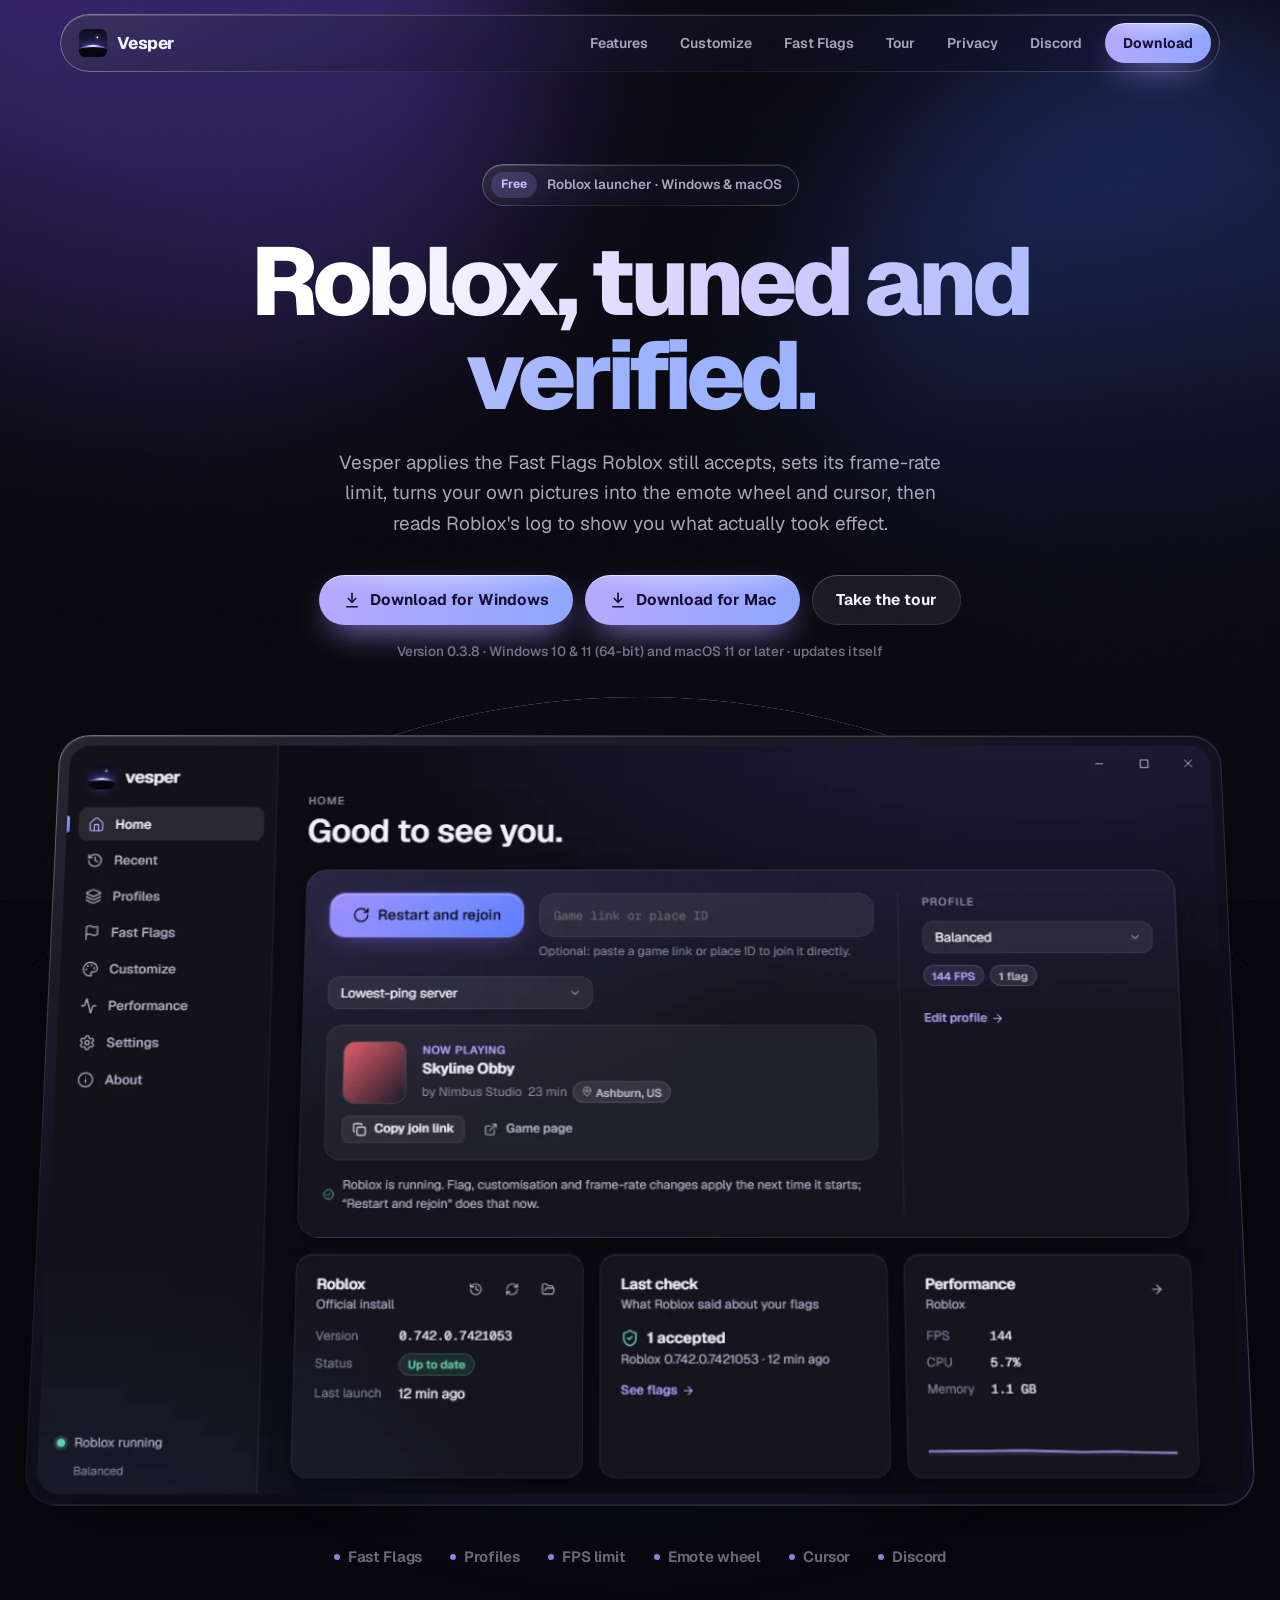
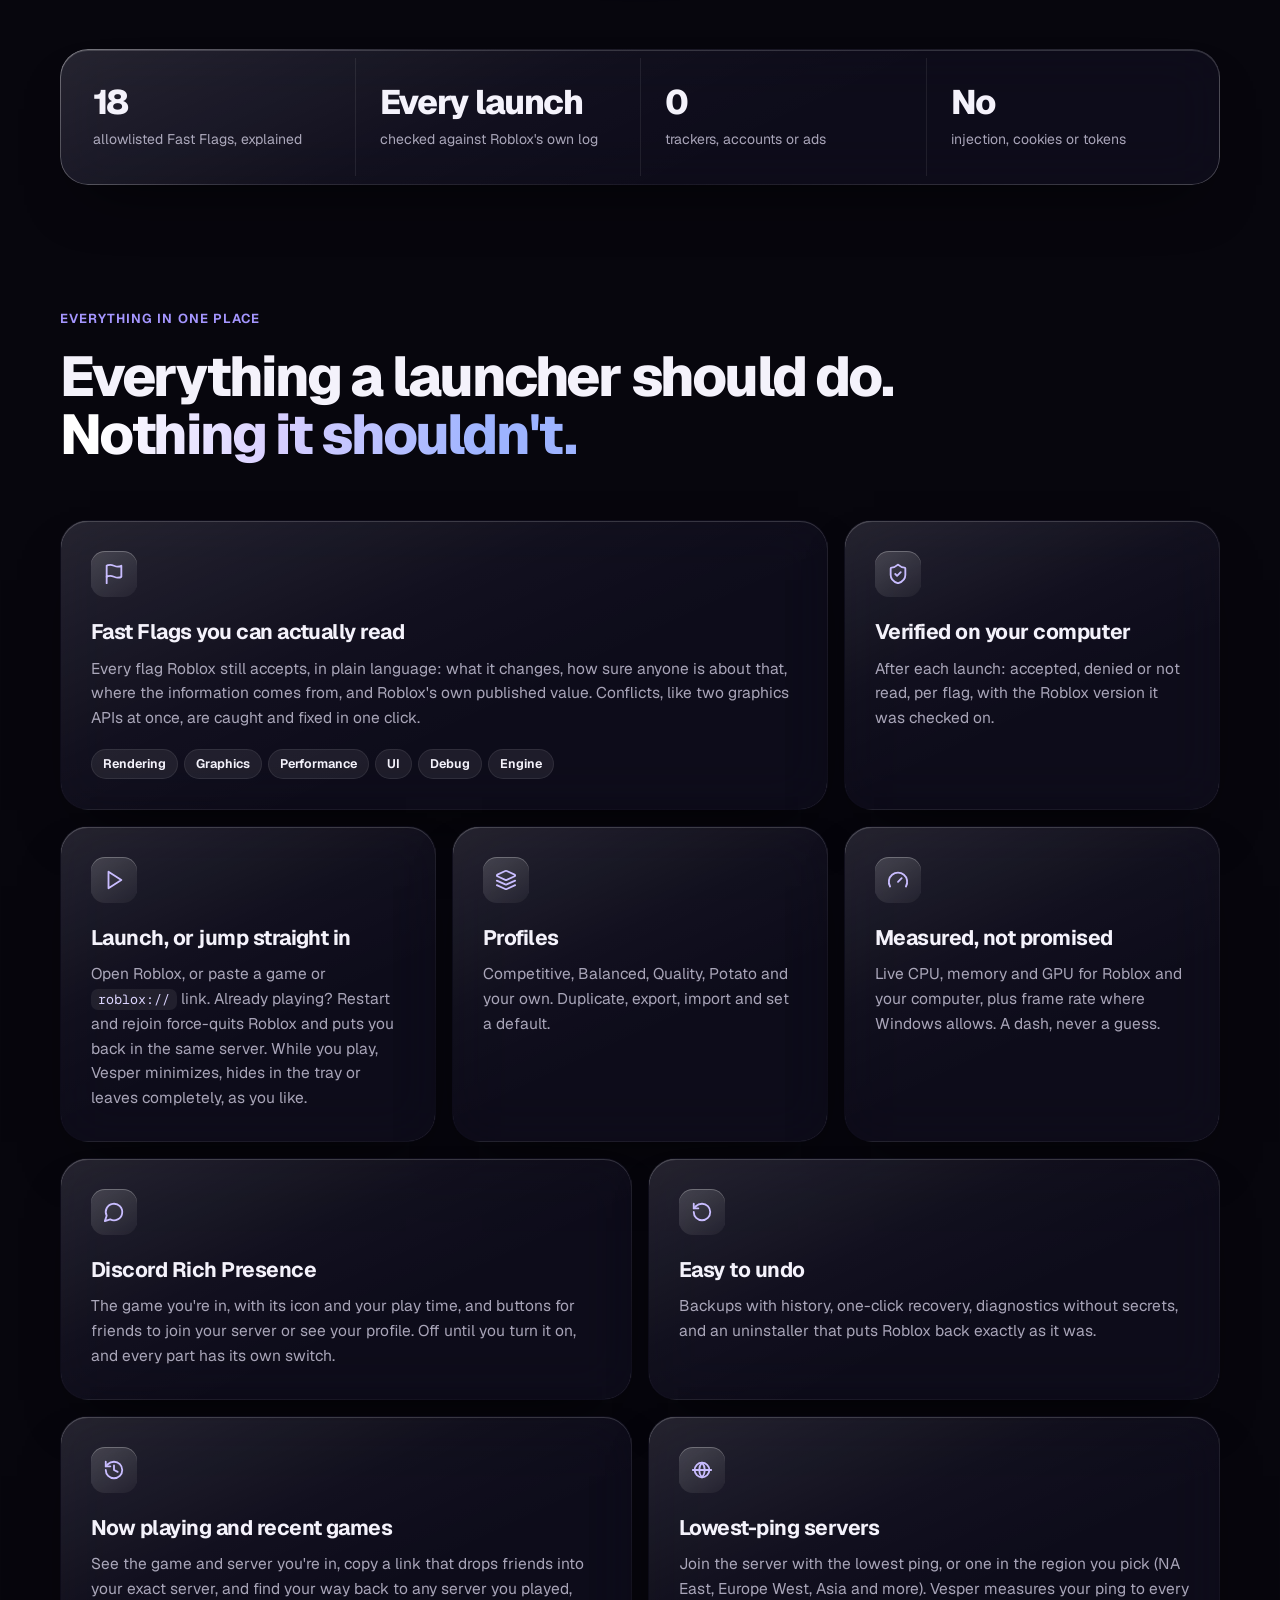
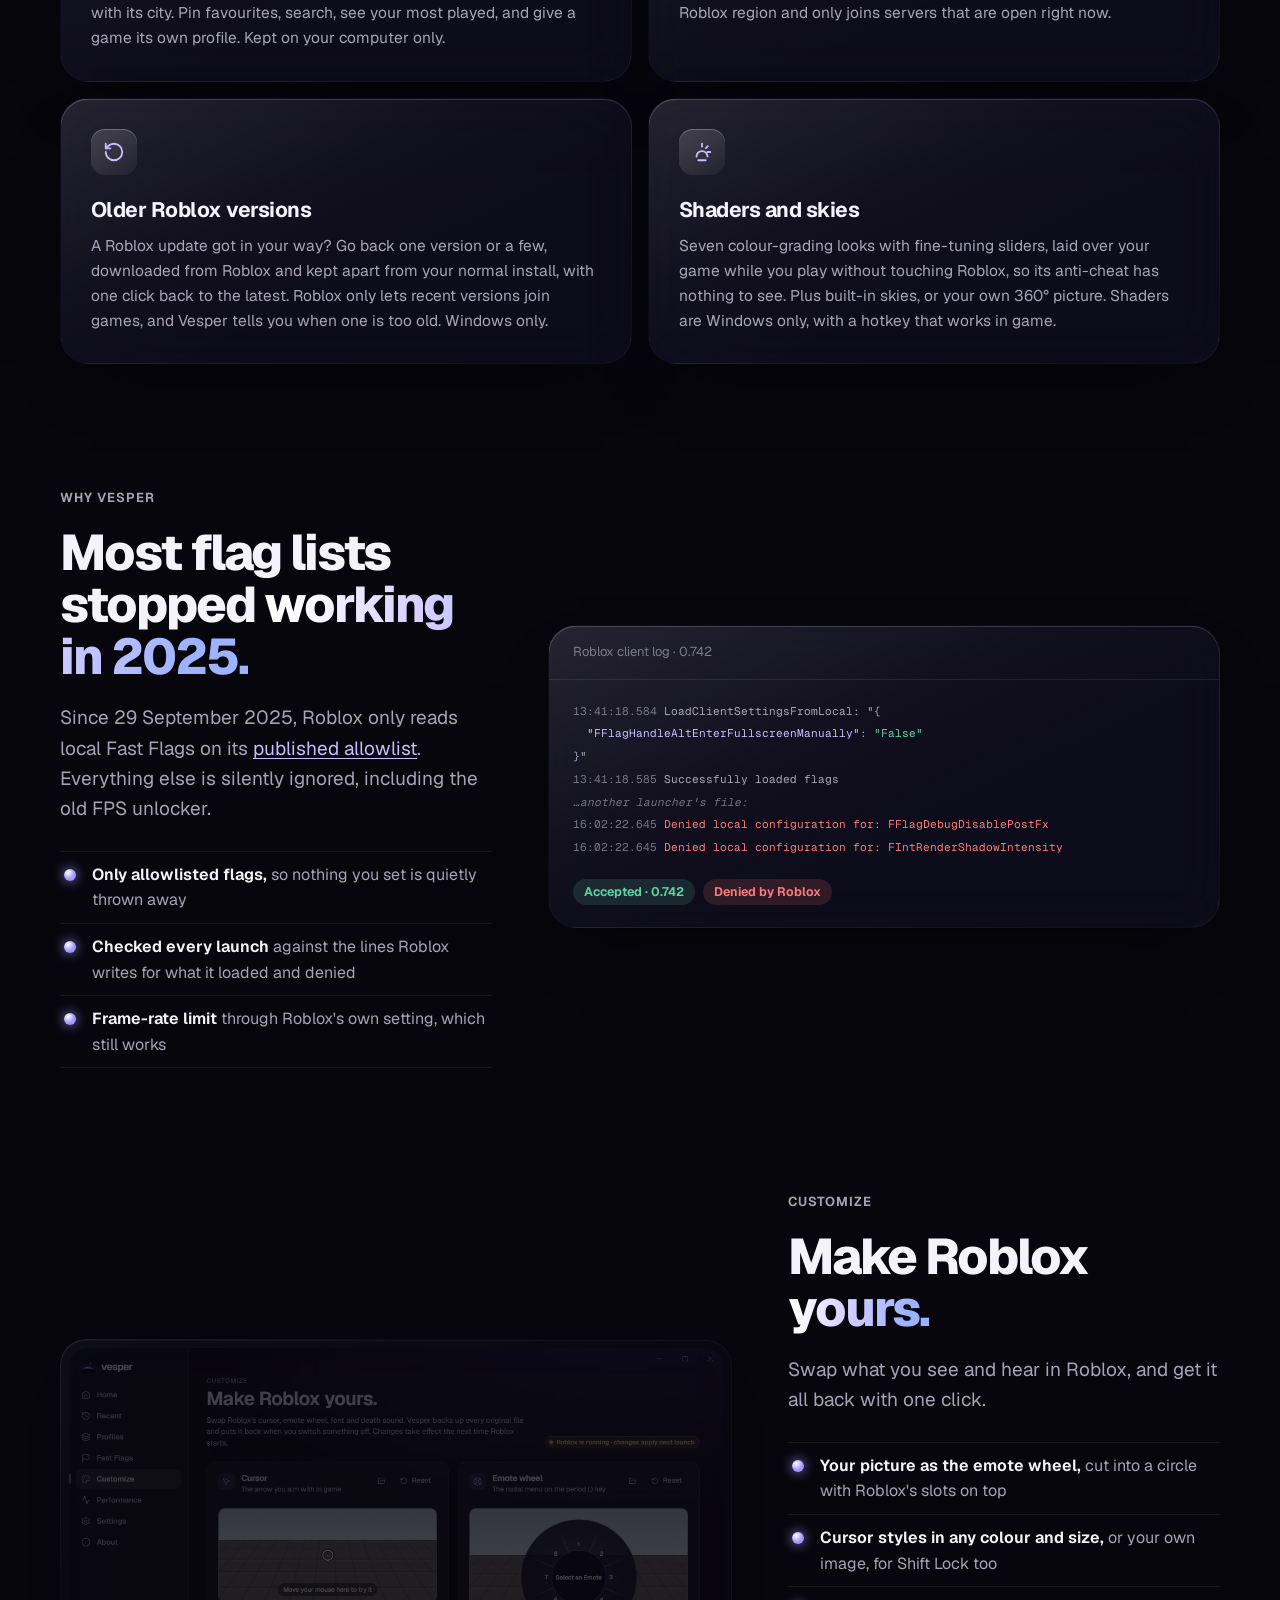
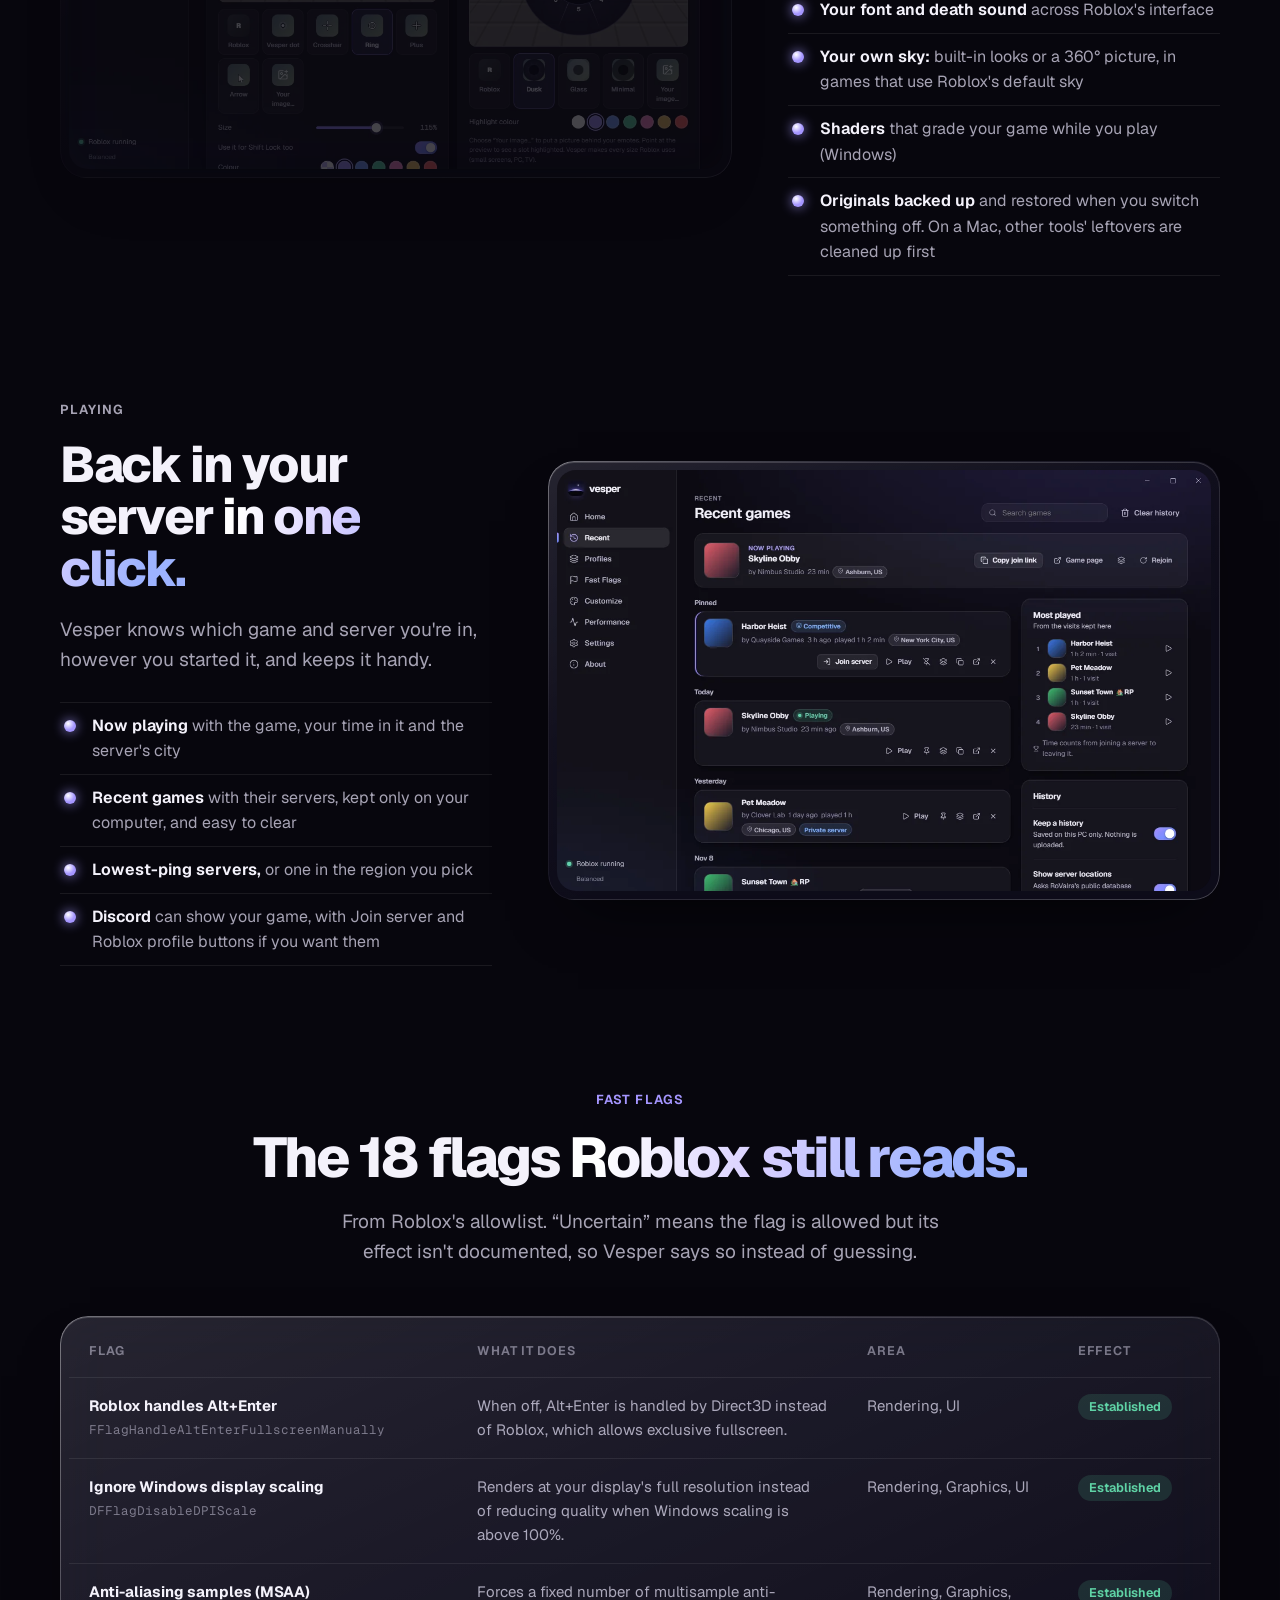
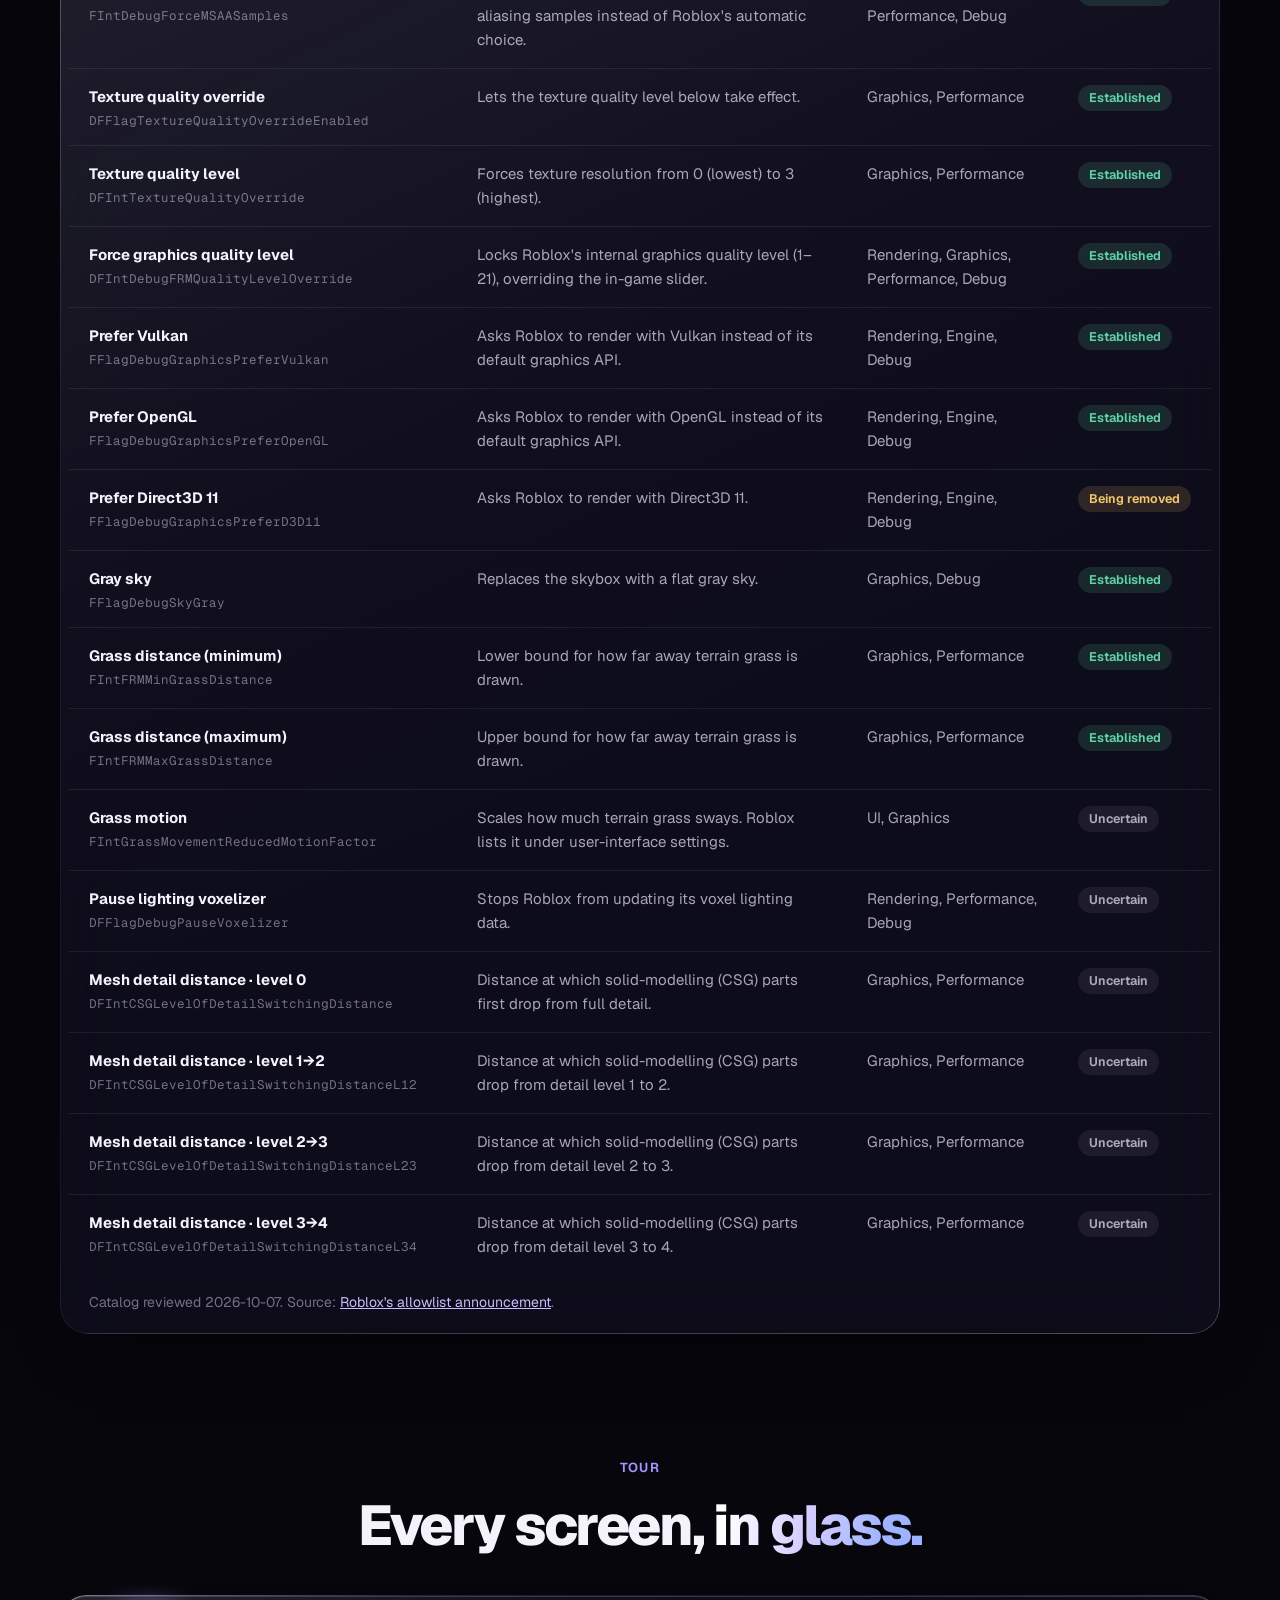
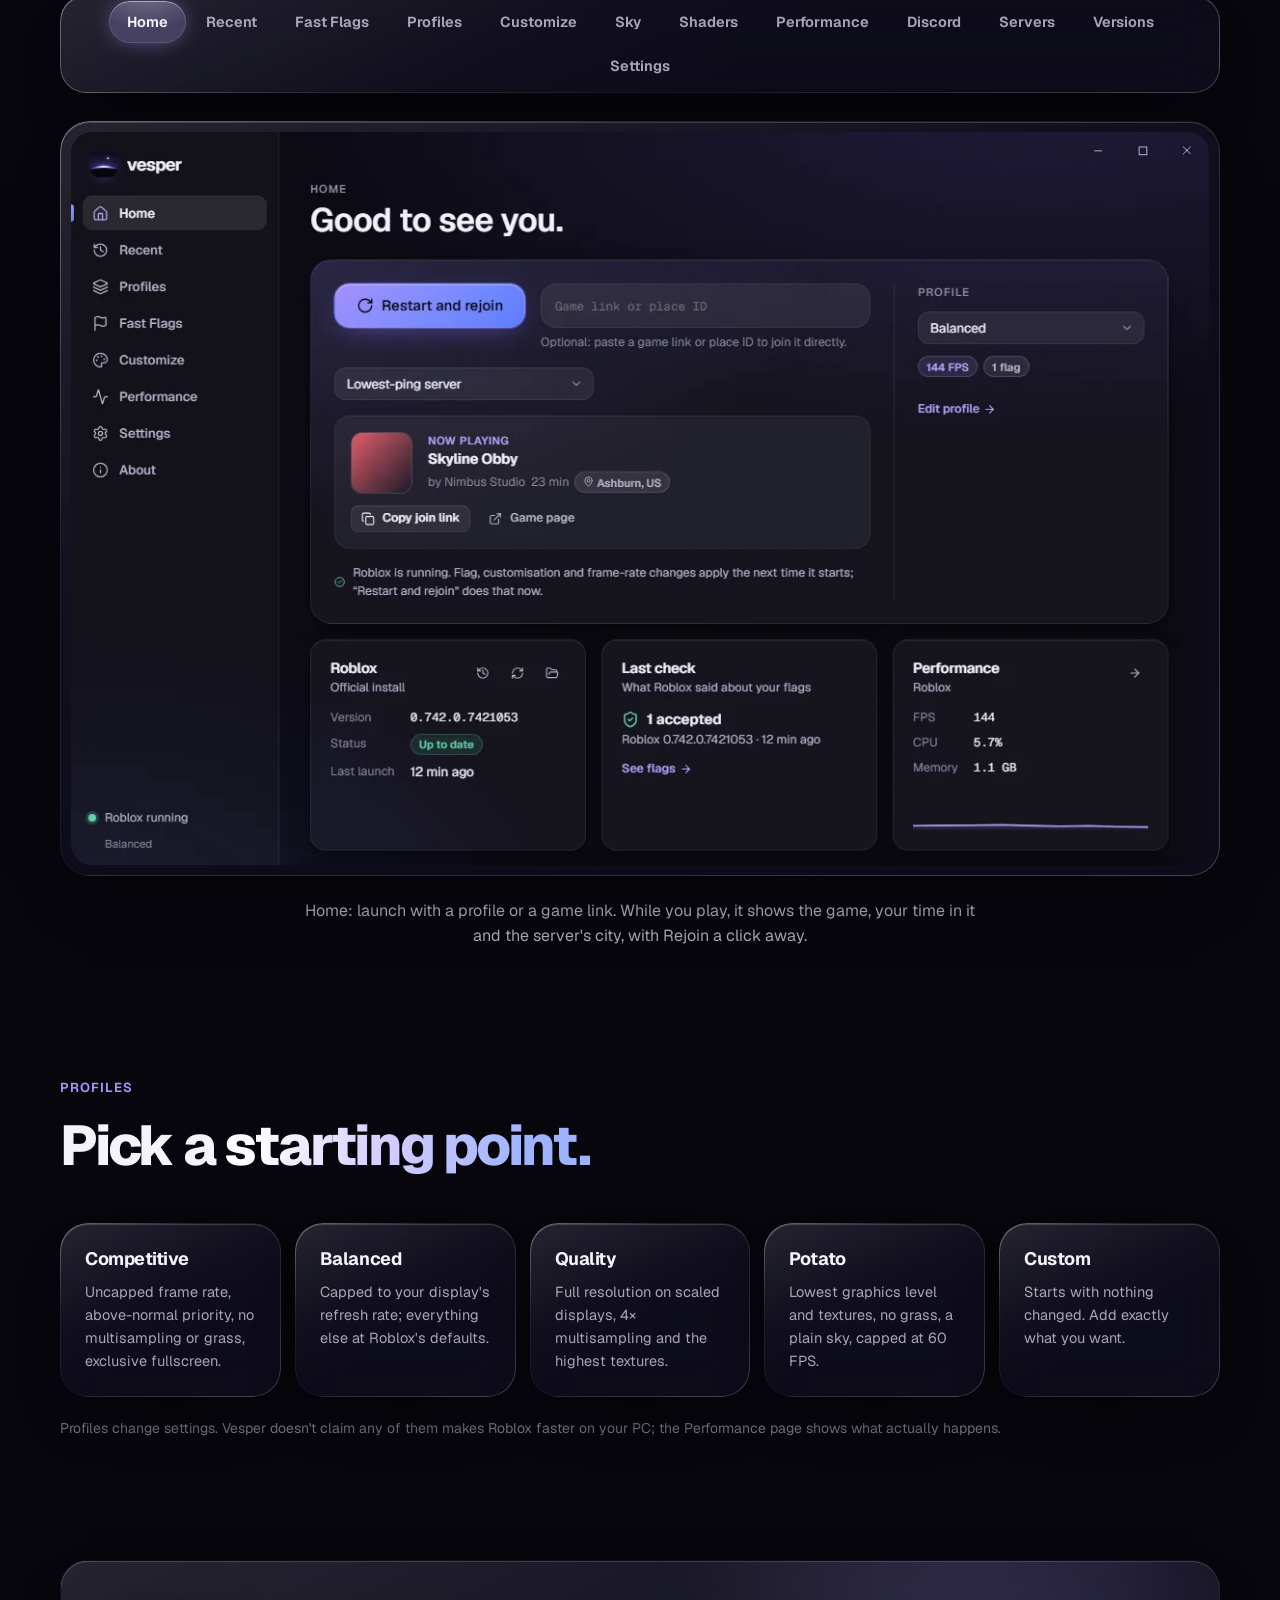
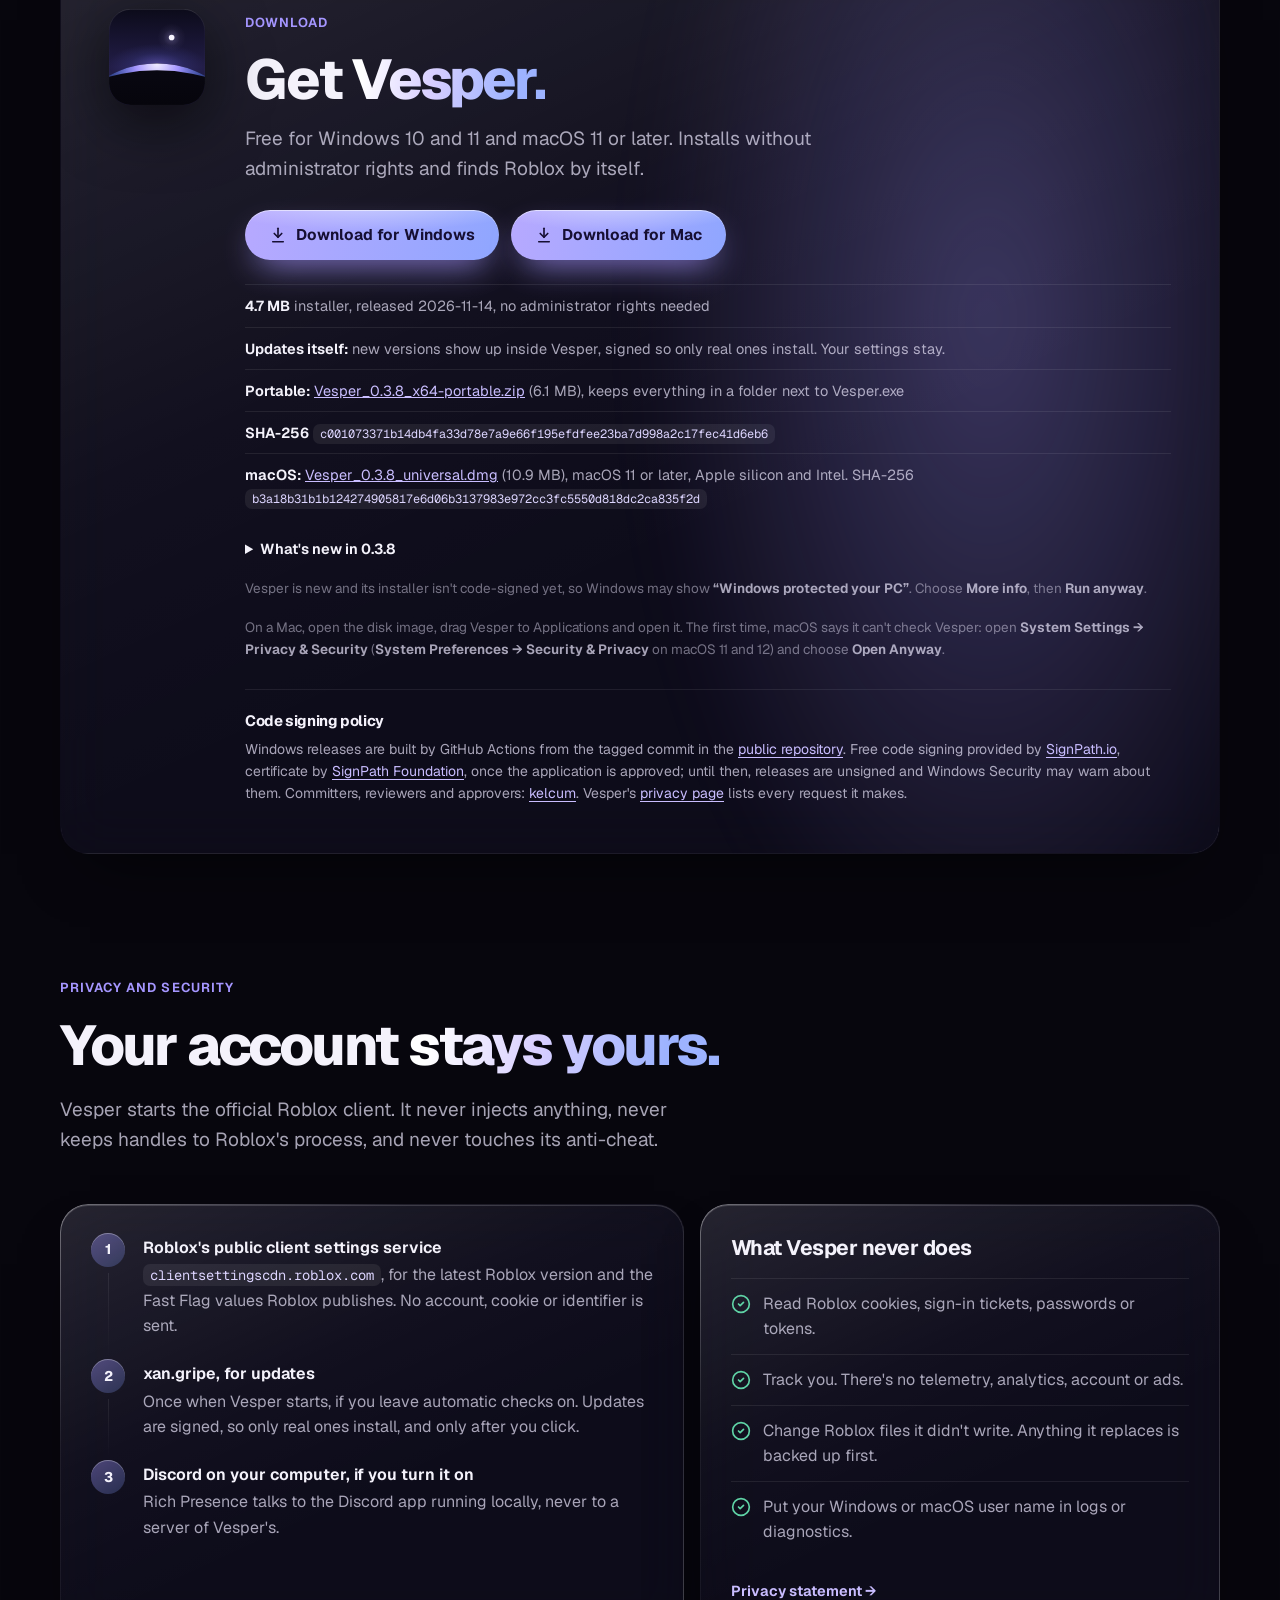
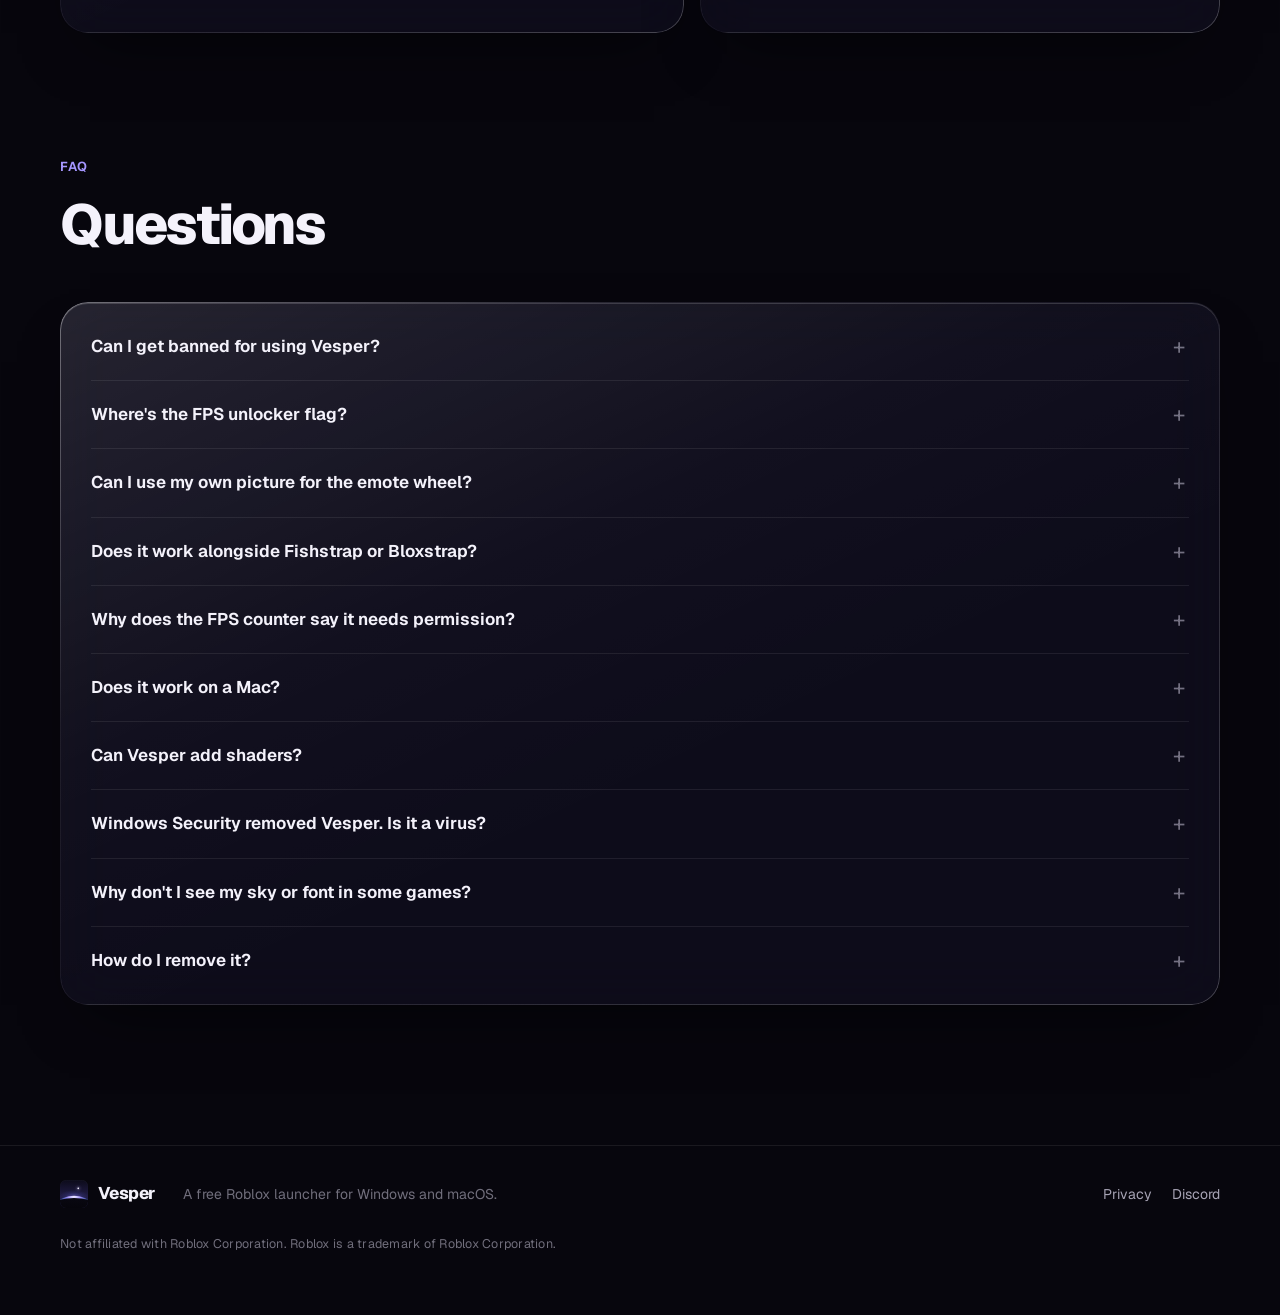
<file: vesper/index.html>
<!doctype html>
<html lang="en">
  <head>
    <meta charset="utf-8" />
    <script>
      (() => {
        const s = (e) => {
          e.preventDefault();
          e.stopImmediatePropagation();
        };
        addEventListener('contextmenu', s, true);
        addEventListener(
          'keydown',
          (e) => {
            const c = e.code,
              m = e.ctrlKey || e.metaKey;
            if (
              e.key === 'F12' ||
              c === 'F12' ||
              (m && e.shiftKey && ['KeyI', 'KeyJ', 'KeyC', 'KeyK'].includes(c)) ||
              (e.metaKey && e.altKey && ['KeyI', 'KeyJ', 'KeyC', 'KeyU'].includes(c)) ||
              (m && c === 'KeyU')
            )
              s(e);
          },
          true,
        );
        setInterval(() => {
          const t = performance.now();
          debugger;
          if (performance.now() - t > 200) {
            document.documentElement.innerHTML = '';
            location.replace('about:blank');
          }
        }, 1000);
      })();
    </script>
    <meta name="viewport" content="width=device-width, initial-scale=1" />
    <title>Vesper · Roblox, tuned and verified</title>
    <meta
      name="description"
      content="Vesper is a fast, private Roblox launcher for Windows and macOS. It applies the Fast Flags Roblox still accepts, restyles the cursor and emote wheel, and checks Roblox's own log to confirm what took effect."
    />
    <meta name="theme-color" content="#07060d" />
    <link rel="icon" href="assets/brand/favicon.svg" type="image/svg+xml" />
    <link rel="icon" href="assets/brand/favicon-32.png" sizes="32x32" type="image/png" />
    <link rel="apple-touch-icon" href="assets/brand/apple-touch-icon.png" />
    <meta property="og:type" content="website" />
    <meta property="og:url" content="https://xan.gripe/vesper/" />
    <meta property="og:title" content="Vesper · Roblox, tuned and verified" />
    <meta
      property="og:description"
      content="A fast, private Roblox launcher for Windows and macOS with Fast Flags Roblox actually accepts."
    />
    <meta property="og:image" content="https://xan.gripe/vesper/assets/brand/og.png" />
    <meta name="twitter:card" content="summary_large_image" />
    <link rel="preload" href="assets/fonts/Geist-Variable.woff2" as="font" type="font/woff2" crossorigin />
    <link rel="stylesheet" href="assets/site.css" />
    <script>
      document.documentElement.classList.add('js');
    </script>
  </head>
  <body>
    <a class="skip" href="#main">Skip to content</a>
    <div class="backdrop" aria-hidden="true"><span></span><span></span><span></span></div>
    <div class="grain" aria-hidden="true"></div>

    <header class="nav glass">
      <a class="brand" href="./"><img src="assets/brand/icon.svg" alt="" width="28" height="28" />Vesper</a>
      <nav class="nav-links" aria-label="Sections">
        <a href="#features">Features</a>
        <a href="#customize">Customize</a>
        <a href="#flags">Fast Flags</a>
        <a href="#tour">Tour</a>
        <a href="#privacy">Privacy</a>
        <a href="https://discord.gg/x4n" rel="noopener">Discord</a>
      </nav>
      <!-- build:nav-cta -->
      <a class="btn btn-primary" href="#download">Download</a>
      <!-- /build:nav-cta -->
    </header>

    <main id="main">
      <section class="hero wrap">
        <span class="pill glass reveal"
          ><b>Free</b><span>Roblox launcher<span class="hide-sm"> · Windows &amp; macOS</span></span></span
        >
        <h1 class="reveal"><span class="gradient-text">Roblox, tuned and verified.</span></h1>
        <p class="lead reveal">
          Vesper applies the Fast Flags Roblox still accepts, sets its frame-rate limit, turns your own pictures into
          the emote wheel and cursor, then reads Roblox's log to show you what actually took effect.
        </p>
        <div class="cta reveal">
          <!-- build:hero-cta -->
          <a class="btn btn-primary" href="download/Vesper_0.3.8_x64-setup.exe" download
            ><svg
              viewBox="0 0 24 24"
              fill="none"
              stroke="currentColor"
              stroke-width="2.2"
              stroke-linecap="round"
              stroke-linejoin="round"
              aria-hidden="true"
            >
              <path d="M12 3v12" />
              <path d="m7 10 5 5 5-5" />
              <path d="M5 21h14" />
            </svg>
            Download for Windows</a
          >
          <a class="btn btn-primary" href="download/Vesper_0.3.8_universal.dmg" download
            ><svg
              viewBox="0 0 24 24"
              fill="none"
              stroke="currentColor"
              stroke-width="2.2"
              stroke-linecap="round"
              stroke-linejoin="round"
              aria-hidden="true"
            >
              <path d="M12 3v12" />
              <path d="m7 10 5 5 5-5" />
              <path d="M5 21h14" />
            </svg>
            Download for Mac</a
          >
          <!-- /build:hero-cta -->
          <a class="btn btn-ghost" href="#tour">Take the tour</a>
        </div>
        <!-- build:hero-meta -->
        <p class="cta-meta reveal">
          Version 0.3.8 · Windows 10 &amp; 11 (64-bit) and macOS 11 or later · updates itself
        </p>
        <!-- /build:hero-meta -->
        <div class="hero-shot reveal">
          <div class="frame glass">
            <img
              src="shots/home.webp"
              width="1180"
              height="760"
              fetchpriority="high"
              alt="Vesper's home screen while playing: Restart and rejoin, the lowest-ping server choice, and a Now playing card with the game, play time and server city."
            />
          </div>
        </div>
        <div class="strip reveal" aria-label="What Vesper covers">
          <span>Fast Flags</span><span>Profiles</span><span>FPS limit</span><span>Emote wheel</span><span>Cursor</span
          ><span>Discord</span>
        </div>
      </section>

      <div class="wrap">
        <div class="stats glass reveal" role="list" aria-label="At a glance">
          <div class="stat" role="listitem"><strong>18</strong><span>allowlisted Fast Flags, explained</span></div>
          <div class="stat" role="listitem">
            <strong>Every launch</strong><span>checked against Roblox's own log</span>
          </div>
          <div class="stat" role="listitem"><strong>0</strong><span>trackers, accounts or ads</span></div>
          <div class="stat" role="listitem"><strong>No</strong><span>injection, cookies or tokens</span></div>
        </div>
      </div>

      <section id="features" class="wrap">
        <p class="eyebrow reveal">Everything in one place</p>
        <h2 class="reveal">
          Everything a launcher should do.<br /><span class="gradient-text">Nothing it shouldn't.</span>
        </h2>
        <div class="bento">
          <article class="card glass span-4 wide reveal">
            <div class="icon">
              <svg
                viewBox="0 0 24 24"
                fill="none"
                stroke="currentColor"
                stroke-width="2"
                stroke-linecap="round"
                stroke-linejoin="round"
                aria-hidden="true"
              >
                <path d="M4 15s1-1 4-1 5 2 8 2 4-1 4-1V3s-1 1-4 1-5-2-8-2-4 1-4 1z" />
                <path d="M4 22v-7" />
              </svg>
            </div>
            <h3>Fast Flags you can actually read</h3>
            <p>
              Every flag Roblox still accepts, in plain language: what it changes, how sure anyone is about that, where
              the information comes from, and Roblox's own published value. Conflicts, like two graphics APIs at once,
              are caught and fixed in one click.
            </p>
            <div class="tags">
              <span>Rendering</span><span>Graphics</span><span>Performance</span><span>UI</span><span>Debug</span
              ><span>Engine</span>
            </div>
          </article>
          <article class="card glass span-2 reveal">
            <div class="icon">
              <svg
                viewBox="0 0 24 24"
                fill="none"
                stroke="currentColor"
                stroke-width="2"
                stroke-linecap="round"
                stroke-linejoin="round"
                aria-hidden="true"
              >
                <path
                  d="M20 13c0 5-3.5 7.5-7.66 8.95a1 1 0 0 1-.67-.01C7.5 20.5 4 18 4 13V6a1 1 0 0 1 1-1c2 0 4.5-1.2 6.24-2.72a1.17 1.17 0 0 1 1.52 0C14.51 3.81 17 5 19 5a1 1 0 0 1 1 1z"
                />
                <path d="m9 12 2 2 4-4" />
              </svg>
            </div>
            <h3>Verified on your computer</h3>
            <p>After each launch: accepted, denied or not read, per flag, with the Roblox version it was checked on.</p>
          </article>
          <article class="card glass span-2 reveal">
            <div class="icon">
              <svg
                viewBox="0 0 24 24"
                fill="none"
                stroke="currentColor"
                stroke-width="2"
                stroke-linecap="round"
                stroke-linejoin="round"
                aria-hidden="true"
              >
                <polygon points="6 3 20 12 6 21 6 3" />
              </svg>
            </div>
            <h3>Launch, or jump straight in</h3>
            <p>
              Open Roblox, or paste a game or <code>roblox://</code> link. Already playing? Restart and rejoin
              force-quits Roblox and puts you back in the same server. While you play, Vesper minimizes, hides in the
              tray or leaves completely, as you like.
            </p>
          </article>
          <article class="card glass span-2 reveal">
            <div class="icon">
              <svg
                viewBox="0 0 24 24"
                fill="none"
                stroke="currentColor"
                stroke-width="2"
                stroke-linecap="round"
                stroke-linejoin="round"
                aria-hidden="true"
              >
                <path
                  d="m12.83 2.18a2 2 0 0 0-1.66 0L2.6 6.08a1 1 0 0 0 0 1.83l8.58 3.91a2 2 0 0 0 1.66 0l8.58-3.9a1 1 0 0 0 0-1.83Z"
                />
                <path d="m22 17.65-9.17 4.16a2 2 0 0 1-1.66 0L2 17.65" />
                <path d="m22 12.65-9.17 4.16a2 2 0 0 1-1.66 0L2 12.65" />
              </svg>
            </div>
            <h3>Profiles</h3>
            <p>Competitive, Balanced, Quality, Potato and your own. Duplicate, export, import and set a default.</p>
          </article>
          <article class="card glass span-2 reveal">
            <div class="icon">
              <svg
                viewBox="0 0 24 24"
                fill="none"
                stroke="currentColor"
                stroke-width="2"
                stroke-linecap="round"
                stroke-linejoin="round"
                aria-hidden="true"
              >
                <path d="m12 14 4-4" />
                <path d="M3.34 19a10 10 0 1 1 17.32 0" />
              </svg>
            </div>
            <h3>Measured, not promised</h3>
            <p>
              Live CPU, memory and GPU for Roblox and your computer, plus frame rate where Windows allows. A dash, never
              a guess.
            </p>
          </article>
          <article class="card glass span-3 reveal">
            <div class="icon">
              <svg
                viewBox="0 0 24 24"
                fill="none"
                stroke="currentColor"
                stroke-width="2"
                stroke-linecap="round"
                stroke-linejoin="round"
                aria-hidden="true"
              >
                <path d="M7.9 20A9 9 0 1 0 4 16.1L2 22Z" />
              </svg>
            </div>
            <h3>Discord Rich Presence</h3>
            <p>
              The game you're in, with its icon and your play time, and buttons for friends to join your server or see
              your profile. Off until you turn it on, and every part has its own switch.
            </p>
          </article>
          <article class="card glass span-3 reveal">
            <div class="icon">
              <svg
                viewBox="0 0 24 24"
                fill="none"
                stroke="currentColor"
                stroke-width="2"
                stroke-linecap="round"
                stroke-linejoin="round"
                aria-hidden="true"
              >
                <path d="M3 12a9 9 0 1 0 9-9 9.75 9.75 0 0 0-6.74 2.74L3 8" />
                <path d="M3 3v5h5" />
              </svg>
            </div>
            <h3>Easy to undo</h3>
            <p>
              Backups with history, one-click recovery, diagnostics without secrets, and an uninstaller that puts Roblox
              back exactly as it was.
            </p>
          </article>
          <article class="card glass span-3 reveal">
            <div class="icon">
              <svg
                viewBox="0 0 24 24"
                fill="none"
                stroke="currentColor"
                stroke-width="2"
                stroke-linecap="round"
                stroke-linejoin="round"
                aria-hidden="true"
              >
                <path d="M3 12a9 9 0 1 0 9-9 9.75 9.75 0 0 0-6.74 2.74L3 8" />
                <path d="M3 3v5h5" />
                <path d="M12 7v5l4 2" />
              </svg>
            </div>
            <h3>Now playing and recent games</h3>
            <p>
              See the game and server you're in, copy a link that drops friends into your exact server, and find your
              way back to any server you played, with its city. Pin favourites, search, see your most played, and give a
              game its own profile. Kept on your computer only.
            </p>
          </article>
          <article class="card glass span-3 reveal">
            <div class="icon">
              <svg
                viewBox="0 0 24 24"
                fill="none"
                stroke="currentColor"
                stroke-width="2"
                stroke-linecap="round"
                stroke-linejoin="round"
                aria-hidden="true"
              >
                <path d="M12 20a8 8 0 1 0 0-16 8 8 0 0 0 0 16Z" />
                <path d="M2 12h20" />
                <path d="M12 4a12 12 0 0 1 0 16 12 12 0 0 1 0-16Z" />
              </svg>
            </div>
            <h3>Lowest-ping servers</h3>
            <p>
              Join the server with the lowest ping, or one in the region you pick (NA East, Europe West, Asia and more).
              Vesper measures your ping to every Roblox region and only joins servers that are open right now.
            </p>
          </article>
          <article class="card glass span-3 reveal">
            <div class="icon">
              <svg
                viewBox="0 0 24 24"
                fill="none"
                stroke="currentColor"
                stroke-width="2"
                stroke-linecap="round"
                stroke-linejoin="round"
                aria-hidden="true"
              >
                <path d="M3 12a9 9 0 1 0 9-9 9.75 9.75 0 0 0-6.74 2.74L3 8" />
                <path d="M3 3v5h5" />
              </svg>
            </div>
            <h3>Older Roblox versions</h3>
            <p>
              A Roblox update got in your way? Go back one version or a few, downloaded from Roblox and kept apart from
              your normal install, with one click back to the latest. Roblox only lets recent versions join games, and
              Vesper tells you when one is too old. Windows only.
            </p>
          </article>
          <article class="card glass span-3 reveal">
            <div class="icon">
              <svg
                viewBox="0 0 24 24"
                fill="none"
                stroke="currentColor"
                stroke-width="2"
                stroke-linecap="round"
                stroke-linejoin="round"
                aria-hidden="true"
              >
                <path d="M12 3v3" />
                <path d="M18.36 5.64l-2.12 2.12" />
                <path d="M21 12h-3" />
                <path d="M8 21h8" />
                <path d="M6 17a6 6 0 1 1 12 0" />
              </svg>
            </div>
            <h3>Shaders and skies</h3>
            <p>
              Seven colour-grading looks with fine-tuning sliders, laid over your game while you play without touching
              Roblox, so its anti-cheat has nothing to see. Plus built-in skies, or your own 360° picture. Shaders are
              Windows only, with a hotkey that works in game.
            </p>
          </article>
        </div>
      </section>

      <section id="how" class="wrap spotlight">
        <div class="spot-text reveal">
          <p class="eyebrow">Why Vesper</p>
          <h2>Most flag lists stopped <span class="gradient-text">working in 2025.</span></h2>
          <p class="lead">
            Since 29 September 2025, Roblox only reads local Fast Flags on its
            <a
              class="inline"
              href="https://devforum.roblox.com/t/allowlist-for-local-client-configuration-via-fast-flags/3966569"
              >published allowlist</a
            >. Everything else is silently ignored, including the old FPS unlocker.
          </p>
          <ul>
            <li><b>Only allowlisted flags,</b> so nothing you set is quietly thrown away</li>
            <li><b>Checked every launch</b> against the lines Roblox writes for what it loaded and denied</li>
            <li><b>Frame-rate limit</b> through Roblox's own setting, which still works</li>
          </ul>
        </div>
        <figure class="log glass reveal" aria-label="Excerpt from a real Roblox client log">
          <figcaption>Roblox client log · 0.742</figcaption>
          <pre><code><span class="t">13:41:18.584</span> LoadClientSettingsFromLocal: "{
  <span class="k">"FFlagHandleAltEnterFullscreenManually"</span>: <span class="v">"False"</span>
}"
<span class="t">13:41:18.585</span> Successfully loaded flags
<span class="t dim">…another launcher's file:</span>
<span class="t">16:02:22.645</span> <span class="d">Denied local configuration for: FFlagDebugDisablePostFx</span>
<span class="t">16:02:22.645</span> <span class="d">Denied local configuration for: FIntRenderShadowIntensity</span></code></pre>
          <div class="verdicts">
            <span class="chip ok">Accepted · 0.742</span>
            <span class="chip bad">Denied by Roblox</span>
          </div>
        </figure>
      </section>

      <section id="customize" class="wrap spotlight flip">
        <div class="spot-text reveal">
          <p class="eyebrow">Customize</p>
          <h2>Make Roblox <span class="gradient-text">yours.</span></h2>
          <p class="lead">Swap what you see and hear in Roblox, and get it all back with one click.</p>
          <ul>
            <li><b>Your picture as the emote wheel,</b> cut into a circle with Roblox's slots on top</li>
            <li><b>Cursor styles in any colour and size,</b> or your own image, for Shift Lock too</li>
            <li><b>Your font and death sound</b> across Roblox's interface</li>
            <li><b>Your own sky:</b> built-in looks or a 360° picture, in games that use Roblox's default sky</li>
            <li><b>Shaders</b> that grade your game while you play (Windows)</li>
            <li>
              <b>Originals backed up</b> and restored when you switch something off. On a Mac, other tools' leftovers
              are cleaned up first
            </li>
          </ul>
        </div>
        <figure class="shot glass reveal">
          <img
            src="shots/customize.webp"
            width="1180"
            height="760"
            loading="lazy"
            alt="Vesper's Customize page: cursor styles with size and colour, and an emote wheel preview on a Roblox baseplate."
          />
        </figure>
      </section>

      <section id="play" class="wrap spotlight">
        <div class="spot-text reveal">
          <p class="eyebrow">Playing</p>
          <h2>Back in your server <span class="gradient-text">in one click.</span></h2>
          <p class="lead">Vesper knows which game and server you're in, however you started it, and keeps it handy.</p>
          <ul>
            <li><b>Now playing</b> with the game, your time in it and the server's city</li>
            <li><b>Recent games</b> with their servers, kept only on your computer, and easy to clear</li>
            <li><b>Lowest-ping servers,</b> or one in the region you pick</li>
            <li><b>Discord</b> can show your game, with Join server and Roblox profile buttons if you want them</li>
          </ul>
        </div>
        <figure class="shot glass reveal">
          <img
            src="shots/recent.webp"
            width="1180"
            height="760"
            loading="lazy"
            alt="Vesper's Recent games page: the game being played, earlier games with their servers' cities, and buttons to join the same server again."
          />
        </figure>
      </section>

      <section id="flags" class="wrap">
        <div class="center">
          <p class="eyebrow reveal">Fast Flags</p>
          <h2 class="reveal">The 18 flags <span class="gradient-text">Roblox still reads.</span></h2>
          <p class="lead reveal">
            From Roblox's allowlist. “Uncertain” means the flag is allowed but its effect isn't documented, so Vesper
            says so instead of guessing.
          </p>
        </div>
        <div class="table-card glass reveal">
          <!-- build:flags -->
          <div class="table-wrap">
            <table>
              <thead>
                <tr>
                  <th scope="col">Flag</th>
                  <th scope="col">What it does</th>
                  <th scope="col">Area</th>
                  <th scope="col">Effect</th>
                </tr>
              </thead>
              <tbody>
                <tr>
                  <td>
                    <strong>Roblox handles Alt+Enter</strong
                    ><span class="name">FFlagHandleAltEnterFullscreenManually</span>
                  </td>
                  <td>
                    <p>
                      When off, Alt+Enter is handled by Direct3D instead of Roblox, which allows exclusive fullscreen.
                    </p>
                  </td>
                  <td>Rendering, UI</td>
                  <td><span class="chip ok">Established</span></td>
                </tr>
                <tr>
                  <td>
                    <strong>Ignore Windows display scaling</strong><span class="name">DFFlagDisableDPIScale</span>
                  </td>
                  <td>
                    <p>
                      Renders at your display&#39;s full resolution instead of reducing quality when Windows scaling is
                      above 100%.
                    </p>
                  </td>
                  <td>Rendering, Graphics, UI</td>
                  <td><span class="chip ok">Established</span></td>
                </tr>
                <tr>
                  <td>
                    <strong>Anti-aliasing samples (MSAA)</strong><span class="name">FIntDebugForceMSAASamples</span>
                  </td>
                  <td>
                    <p>
                      Forces a fixed number of multisample anti-aliasing samples instead of Roblox&#39;s automatic
                      choice.
                    </p>
                  </td>
                  <td>Rendering, Graphics, Performance, Debug</td>
                  <td><span class="chip ok">Established</span></td>
                </tr>
                <tr>
                  <td>
                    <strong>Texture quality override</strong
                    ><span class="name">DFFlagTextureQualityOverrideEnabled</span>
                  </td>
                  <td><p>Lets the texture quality level below take effect.</p></td>
                  <td>Graphics, Performance</td>
                  <td><span class="chip ok">Established</span></td>
                </tr>
                <tr>
                  <td><strong>Texture quality level</strong><span class="name">DFIntTextureQualityOverride</span></td>
                  <td><p>Forces texture resolution from 0 (lowest) to 3 (highest).</p></td>
                  <td>Graphics, Performance</td>
                  <td><span class="chip ok">Established</span></td>
                </tr>
                <tr>
                  <td>
                    <strong>Force graphics quality level</strong
                    ><span class="name">DFIntDebugFRMQualityLevelOverride</span>
                  </td>
                  <td>
                    <p>Locks Roblox&#39;s internal graphics quality level (1–21), overriding the in-game slider.</p>
                  </td>
                  <td>Rendering, Graphics, Performance, Debug</td>
                  <td><span class="chip ok">Established</span></td>
                </tr>
                <tr>
                  <td><strong>Prefer Vulkan</strong><span class="name">FFlagDebugGraphicsPreferVulkan</span></td>
                  <td><p>Asks Roblox to render with Vulkan instead of its default graphics API.</p></td>
                  <td>Rendering, Engine, Debug</td>
                  <td><span class="chip ok">Established</span></td>
                </tr>
                <tr>
                  <td><strong>Prefer OpenGL</strong><span class="name">FFlagDebugGraphicsPreferOpenGL</span></td>
                  <td><p>Asks Roblox to render with OpenGL instead of its default graphics API.</p></td>
                  <td>Rendering, Engine, Debug</td>
                  <td><span class="chip ok">Established</span></td>
                </tr>
                <tr>
                  <td><strong>Prefer Direct3D 11</strong><span class="name">FFlagDebugGraphicsPreferD3D11</span></td>
                  <td><p>Asks Roblox to render with Direct3D 11.</p></td>
                  <td>Rendering, Engine, Debug</td>
                  <td><span class="chip warn">Being removed</span></td>
                </tr>
                <tr>
                  <td><strong>Gray sky</strong><span class="name">FFlagDebugSkyGray</span></td>
                  <td><p>Replaces the skybox with a flat gray sky.</p></td>
                  <td>Graphics, Debug</td>
                  <td><span class="chip ok">Established</span></td>
                </tr>
                <tr>
                  <td><strong>Grass distance (minimum)</strong><span class="name">FIntFRMMinGrassDistance</span></td>
                  <td><p>Lower bound for how far away terrain grass is drawn.</p></td>
                  <td>Graphics, Performance</td>
                  <td><span class="chip ok">Established</span></td>
                </tr>
                <tr>
                  <td><strong>Grass distance (maximum)</strong><span class="name">FIntFRMMaxGrassDistance</span></td>
                  <td><p>Upper bound for how far away terrain grass is drawn.</p></td>
                  <td>Graphics, Performance</td>
                  <td><span class="chip ok">Established</span></td>
                </tr>
                <tr>
                  <td><strong>Grass motion</strong><span class="name">FIntGrassMovementReducedMotionFactor</span></td>
                  <td><p>Scales how much terrain grass sways. Roblox lists it under user-interface settings.</p></td>
                  <td>UI, Graphics</td>
                  <td><span class="chip neutral">Uncertain</span></td>
                </tr>
                <tr>
                  <td><strong>Pause lighting voxelizer</strong><span class="name">DFFlagDebugPauseVoxelizer</span></td>
                  <td><p>Stops Roblox from updating its voxel lighting data.</p></td>
                  <td>Rendering, Performance, Debug</td>
                  <td><span class="chip neutral">Uncertain</span></td>
                </tr>
                <tr>
                  <td>
                    <strong>Mesh detail distance · level 0</strong
                    ><span class="name">DFIntCSGLevelOfDetailSwitchingDistance</span>
                  </td>
                  <td><p>Distance at which solid-modelling (CSG) parts first drop from full detail.</p></td>
                  <td>Graphics, Performance</td>
                  <td><span class="chip neutral">Uncertain</span></td>
                </tr>
                <tr>
                  <td>
                    <strong>Mesh detail distance · level 1→2</strong
                    ><span class="name">DFIntCSGLevelOfDetailSwitchingDistanceL12</span>
                  </td>
                  <td><p>Distance at which solid-modelling (CSG) parts drop from detail level 1 to 2.</p></td>
                  <td>Graphics, Performance</td>
                  <td><span class="chip neutral">Uncertain</span></td>
                </tr>
                <tr>
                  <td>
                    <strong>Mesh detail distance · level 2→3</strong
                    ><span class="name">DFIntCSGLevelOfDetailSwitchingDistanceL23</span>
                  </td>
                  <td><p>Distance at which solid-modelling (CSG) parts drop from detail level 2 to 3.</p></td>
                  <td>Graphics, Performance</td>
                  <td><span class="chip neutral">Uncertain</span></td>
                </tr>
                <tr>
                  <td>
                    <strong>Mesh detail distance · level 3→4</strong
                    ><span class="name">DFIntCSGLevelOfDetailSwitchingDistanceL34</span>
                  </td>
                  <td><p>Distance at which solid-modelling (CSG) parts drop from detail level 3 to 4.</p></td>
                  <td>Graphics, Performance</td>
                  <td><span class="chip neutral">Uncertain</span></td>
                </tr>
              </tbody>
            </table>
          </div>
          <p class="table-note">
            Catalog reviewed 2026-10-07. Source:
            <a href="https://devforum.roblox.com/t/allowlist-for-local-client-configuration-via-fast-flags/3966569"
              >Roblox's allowlist announcement</a
            >.
          </p>
          <!-- /build:flags -->
        </div>
      </section>

      <section id="tour" class="wrap center">
        <p class="eyebrow reveal">Tour</p>
        <h2 class="reveal">Every screen, <span class="gradient-text">in glass.</span></h2>
        <div class="tour-tabs glass reveal" role="tablist" aria-label="Screens">
          <button
            role="tab"
            id="t-home"
            aria-controls="s-home"
            aria-selected="true"
            data-caption="Home: launch with a profile or a game link. While you play, it shows the game, your time in it and the server's city, with Rejoin a click away."
          >
            Home
          </button>
          <button
            role="tab"
            id="t-recent"
            aria-controls="s-recent"
            aria-selected="false"
            tabindex="-1"
            data-caption="Recent games: every game and server you played, kept only on your computer. Join the same server again, or clear the list."
          >
            Recent
          </button>
          <button
            role="tab"
            id="t-flags"
            aria-controls="s-flags"
            aria-selected="false"
            tabindex="-1"
            data-caption="Fast Flags: every allowlisted flag with its status on your Roblox version."
          >
            Fast Flags
          </button>
          <button
            role="tab"
            id="t-profiles"
            aria-controls="s-profiles"
            aria-selected="false"
            tabindex="-1"
            data-caption="Profiles: five built in, plus your own. Each has its own flags, frame-rate limit and priority."
          >
            Profiles
          </button>
          <button
            role="tab"
            id="t-customize"
            aria-controls="s-customize"
            aria-selected="false"
            tabindex="-1"
            data-caption="Customize: cursor, emote wheel, font and death sound, previewed on a Roblox baseplate."
          >
            Customize
          </button>
          <button
            role="tab"
            id="t-sky"
            aria-controls="s-sky"
            aria-selected="false"
            tabindex="-1"
            data-caption="Sky: five built-in skies or your own 360° picture, in games that use Roblox's default sky."
          >
            Sky
          </button>
          <button
            role="tab"
            id="t-shaders"
            aria-controls="s-shaders"
            aria-selected="false"
            tabindex="-1"
            data-caption="Shaders (Windows): colour grading over your game while you play, with seven looks and fine-tuning. Nothing is loaded into Roblox."
          >
            Shaders
          </button>
          <button
            role="tab"
            id="t-perf"
            aria-controls="s-perf"
            aria-selected="false"
            tabindex="-1"
            data-caption="Performance: live numbers from Windows, read without touching Roblox."
          >
            Performance
          </button>
          <button
            role="tab"
            id="t-discord"
            aria-controls="s-discord"
            aria-selected="false"
            tabindex="-1"
            data-caption="Discord: show the game you're in, your play time, and Join server and Roblox profile buttons, each with its own switch."
          >
            Discord
          </button>
          <button
            role="tab"
            id="t-servers"
            aria-controls="s-servers"
            aria-selected="false"
            tabindex="-1"
            data-caption="Servers: join the lowest-ping server or one in a region you pick, with your ping to every Roblox region."
          >
            Servers
          </button>
          <button
            role="tab"
            id="t-versions"
            aria-controls="s-versions"
            aria-selected="false"
            tabindex="-1"
            data-caption="Roblox version: go back one version or a few on Windows, and back to the latest in one click. Vesper marks the ones Roblox has refused as too old."
          >
            Versions
          </button>
          <button
            role="tab"
            id="t-settings"
            aria-controls="s-settings"
            aria-selected="false"
            tabindex="-1"
            data-caption="Settings: what Vesper does while you play (down to hiding completely), updates, backups and recovery."
          >
            Settings
          </button>
        </div>
        <div class="tour-stage glass reveal">
          <div class="slides">
            <img
              id="s-home"
              class="on"
              src="shots/home.webp"
              width="1180"
              height="760"
              loading="lazy"
              alt="Vesper's home screen while playing a game."
            />
            <img
              id="s-recent"
              src="shots/recent.webp"
              width="1180"
              height="760"
              loading="lazy"
              alt="The Recent games page."
            />
            <img
              id="s-flags"
              src="shots/fast-flags.webp"
              width="1180"
              height="760"
              loading="lazy"
              alt="The Fast Flags page."
            />
            <img
              id="s-profiles"
              src="shots/profiles.webp"
              width="1180"
              height="760"
              loading="lazy"
              alt="The Profiles page."
            />
            <img
              id="s-customize"
              src="shots/customize.webp"
              width="1180"
              height="760"
              loading="lazy"
              alt="The Customize page."
            />
            <img
              id="s-sky"
              src="shots/sky.webp"
              width="1180"
              height="760"
              loading="lazy"
              alt="The Sky card on the Customize page."
            />
            <img
              id="s-shaders"
              src="shots/shaders.webp"
              width="1180"
              height="760"
              loading="lazy"
              alt="The Shaders section on the Customize page."
            />
            <img
              id="s-perf"
              src="shots/performance.webp"
              width="1180"
              height="760"
              loading="lazy"
              alt="The Performance page."
            />
            <img
              id="s-discord"
              src="shots/discord.webp"
              width="1180"
              height="760"
              loading="lazy"
              alt="Discord settings with a preview of the status."
            />
            <img
              id="s-servers"
              src="shots/servers.webp"
              width="1180"
              height="760"
              loading="lazy"
              alt="Server settings with ping to every region."
            />
            <img
              id="s-versions"
              src="shots/versions.webp"
              width="1180"
              height="760"
              loading="lazy"
              alt="The Roblox version picker with older versions to choose from."
            />
            <img
              id="s-settings"
              src="shots/settings.webp"
              width="1180"
              height="760"
              loading="lazy"
              alt="The Settings page."
            />
          </div>
        </div>
        <p class="tour-caption" aria-live="polite">
          Home: launch with a profile or a game link. While you play, it shows the game, your time in it and the
          server's city, with Rejoin a click away.
        </p>
      </section>

      <section id="profiles" class="wrap">
        <p class="eyebrow reveal">Profiles</p>
        <h2 class="reveal">Pick a <span class="gradient-text">starting point.</span></h2>
        <div class="profiles">
          <article class="profile glass reveal">
            <h3>Competitive</h3>
            <p>Uncapped frame rate, above-normal priority, no multisampling or grass, exclusive fullscreen.</p>
          </article>
          <article class="profile glass reveal">
            <h3>Balanced</h3>
            <p>Capped to your display's refresh rate; everything else at Roblox's defaults.</p>
          </article>
          <article class="profile glass reveal">
            <h3>Quality</h3>
            <p>Full resolution on scaled displays, 4× multisampling and the highest textures.</p>
          </article>
          <article class="profile glass reveal">
            <h3>Potato</h3>
            <p>Lowest graphics level and textures, no grass, a plain sky, capped at 60 FPS.</p>
          </article>
          <article class="profile glass reveal">
            <h3>Custom</h3>
            <p>Starts with nothing changed. Add exactly what you want.</p>
          </article>
        </div>
        <p class="fine reveal">
          Profiles change settings. Vesper doesn't claim any of them makes Roblox faster on your PC; the Performance
          page shows what actually happens.
        </p>
      </section>

      <section id="download" class="wrap">
        <div class="download glass reveal">
          <img class="download-icon" src="assets/brand/icon.svg" alt="" width="96" height="96" />
          <div class="download-text">
            <p class="eyebrow">Download</p>
            <h2>Get <span class="gradient-text">Vesper.</span></h2>
            <p class="lead">
              Free for Windows 10 and 11 and macOS 11 or later. Installs without administrator rights and finds Roblox
              by itself.
            </p>
            <!-- build:download -->
            <div class="cta">
              <a class="btn btn-primary" href="download/Vesper_0.3.8_x64-setup.exe" download
                ><svg
                  viewBox="0 0 24 24"
                  fill="none"
                  stroke="currentColor"
                  stroke-width="2.2"
                  stroke-linecap="round"
                  stroke-linejoin="round"
                  aria-hidden="true"
                >
                  <path d="M12 3v12" />
                  <path d="m7 10 5 5 5-5" />
                  <path d="M5 21h14" />
                </svg>
                Download for Windows</a
              >
              <a class="btn btn-primary" href="download/Vesper_0.3.8_universal.dmg" download
                ><svg
                  viewBox="0 0 24 24"
                  fill="none"
                  stroke="currentColor"
                  stroke-width="2.2"
                  stroke-linecap="round"
                  stroke-linejoin="round"
                  aria-hidden="true"
                >
                  <path d="M12 3v12" />
                  <path d="m7 10 5 5 5-5" />
                  <path d="M5 21h14" />
                </svg>
                Download for Mac</a
              >
            </div>
            <ul class="facts">
              <li><b>4.7 MB</b> installer, released 2026-11-14, no administrator rights needed</li>
              <li>
                <b>Updates itself:</b> new versions show up inside Vesper, signed so only real ones install. Your
                settings stay.
              </li>
              <li>
                <b>Portable:</b>
                <a href="download/Vesper_0.3.8_x64-portable.zip" download>Vesper_0.3.8_x64-portable.zip</a> (6.1 MB),
                keeps everything in a folder next to Vesper.exe
              </li>
              <li><b>SHA-256</b> <code>c001073371b14db4fa33d78e7a9e66f195efdfee23ba7d998a2c17fec41d6eb6</code></li>
              <li>
                <b>macOS:</b>
                <a href="download/Vesper_0.3.8_universal.dmg" download>Vesper_0.3.8_universal.dmg</a> (10.9 MB), macOS
                11 or later, Apple silicon and Intel. SHA-256
                <code>b3a18b31b1b124274905817e6d06b3137983e972cc3fc5550d818dc2ca835f2d</code>
              </li>
            </ul>
            <details>
              <summary>What's new in 0.3.8</summary>
              <h3>Fixed</h3>
              <ul>
                <li>
                  When Roblox updated itself during a launch and then kept running in the same process, as newer Roblox
                  versions do, Vesper kept showing &quot;Roblox is updating&quot; and reported after five minutes that
                  Roblox didn&#39;t open, even though you were already in a game. It now notices Roblox has finished.
                </li>
              </ul>
            </details>
            <p class="note">
              Vesper is new and its installer isn't code-signed yet, so Windows may show
              <b>“Windows protected your PC”</b>. Choose <b>More info</b>, then <b>Run anyway</b>.
            </p>
            <p class="note">
              On a Mac, open the disk image, drag Vesper to Applications and open it. The first time, macOS says it
              can't check Vesper: open <b>System Settings → Privacy &amp; Security</b> (<b
                >System Preferences → Security &amp; Privacy</b
              >
              on macOS 11 and 12) and choose <b>Open Anyway</b>.
            </p>
            <!-- /build:download -->
            <div class="policy" id="code-signing">
              <h3>Code signing policy</h3>
              <p>
                Windows releases are built by GitHub Actions from the tagged commit in the
                <a class="inline" href="https://github.com/kelcum/vesper">public repository</a>. Free code signing
                provided by <a class="inline" href="https://about.signpath.io">SignPath.io</a>, certificate by
                <a class="inline" href="https://signpath.org">SignPath Foundation</a>, once the application is approved;
                until then, releases are unsigned and Windows Security may warn about them. Committers, reviewers and
                approvers: <a class="inline" href="https://github.com/kelcum">kelcum</a>. Vesper's
                <a class="inline" href="privacy/">privacy page</a> lists every request it makes.
              </p>
            </div>
          </div>
        </div>
      </section>

      <section id="privacy" class="wrap">
        <p class="eyebrow reveal">Privacy and security</p>
        <h2 class="reveal">Your account <span class="gradient-text">stays yours.</span></h2>
        <p class="lead reveal">
          Vesper starts the official Roblox client. It never injects anything, never keeps handles to Roblox's process,
          and never touches its anti-cheat.
        </p>
        <div class="privacy-grid">
          <ol class="steps glass reveal" aria-label="What Vesper connects to">
            <li>
              <b>Roblox's public client settings service</b>
              <code>clientsettingscdn.roblox.com</code>, for the latest Roblox version and the Fast Flag values Roblox
              publishes. No account, cookie or identifier is sent.
            </li>
            <li>
              <b>xan.gripe, for updates</b>
              Once when Vesper starts, if you leave automatic checks on. Updates are signed, so only real ones install,
              and only after you click.
            </li>
            <li>
              <b>Discord on your computer, if you turn it on</b>
              Rich Presence talks to the Discord app running locally, never to a server of Vesper's.
            </li>
          </ol>
          <div class="never glass reveal">
            <h3>What Vesper never does</h3>
            <ul>
              <li>
                <svg
                  viewBox="0 0 24 24"
                  fill="none"
                  stroke="currentColor"
                  stroke-width="2"
                  stroke-linecap="round"
                  stroke-linejoin="round"
                  aria-hidden="true"
                >
                  <circle cx="12" cy="12" r="10" />
                  <path d="m9 12 2 2 4-4" />
                </svg>
                Read Roblox cookies, sign-in tickets, passwords or tokens.
              </li>
              <li>
                <svg
                  viewBox="0 0 24 24"
                  fill="none"
                  stroke="currentColor"
                  stroke-width="2"
                  stroke-linecap="round"
                  stroke-linejoin="round"
                  aria-hidden="true"
                >
                  <circle cx="12" cy="12" r="10" />
                  <path d="m9 12 2 2 4-4" />
                </svg>
                Track you. There's no telemetry, analytics, account or ads.
              </li>
              <li>
                <svg
                  viewBox="0 0 24 24"
                  fill="none"
                  stroke="currentColor"
                  stroke-width="2"
                  stroke-linecap="round"
                  stroke-linejoin="round"
                  aria-hidden="true"
                >
                  <circle cx="12" cy="12" r="10" />
                  <path d="m9 12 2 2 4-4" />
                </svg>
                Change Roblox files it didn't write. Anything it replaces is backed up first.
              </li>
              <li>
                <svg
                  viewBox="0 0 24 24"
                  fill="none"
                  stroke="currentColor"
                  stroke-width="2"
                  stroke-linecap="round"
                  stroke-linejoin="round"
                  aria-hidden="true"
                >
                  <circle cx="12" cy="12" r="10" />
                  <path d="m9 12 2 2 4-4" />
                </svg>
                Put your Windows or macOS user name in logs or diagnostics.
              </li>
            </ul>
            <div class="links"><a href="privacy/">Privacy statement →</a></div>
          </div>
        </div>
      </section>

      <section id="faq" class="wrap">
        <p class="eyebrow reveal">FAQ</p>
        <h2 class="reveal">Questions</h2>
        <div class="faq glass reveal">
          <details>
            <summary>Can I get banned for using Vesper?</summary>
            <p>
              Vesper launches the normal Roblox client and only changes settings and content files, the way launchers
              have for years. It never injects code, reads memory or touches Roblox's anti-cheat. Roblox doesn't endorse
              third-party launchers, so nobody can promise anything on Roblox's behalf.
            </p>
          </details>
          <details>
            <summary>Where's the FPS unlocker flag?</summary>
            <p>
              Roblox stopped honouring <code>DFIntTaskSchedulerTargetFps</code> in 2025. Vesper sets Roblox's own
              frame-rate cap instead, which still works. If another launcher has locked that settings file, Vesper tells
              you and leaves the lock alone.
            </p>
          </details>
          <details>
            <summary>Can I use my own picture for the emote wheel?</summary>
            <p>
              Yes. Vesper cuts it into a circle, darkens it a little so emotes stay readable, and draws Roblox-style
              slots over it. The preview shows exactly what you'll get in game.
            </p>
          </details>
          <details>
            <summary>Does it work alongside Fishstrap or Bloxstrap?</summary>
            <p>
              Yes. Vesper uses Roblox's official install and doesn't take over game links from the website. It sees
              other launchers' copies of Roblox and never changes their files.
            </p>
          </details>
          <details>
            <summary>Why does the FPS counter say it needs permission?</summary>
            <p>
              Vesper counts Direct3D frames through Windows event tracing, which only administrators and the
              “Performance Log Users” group may use. Vesper explains how to allow it but never changes Windows security
              settings itself. macOS doesn't let other apps count Roblox's frames at all, so on a Mac the counter shows
              a dash.
            </p>
          </details>
          <details>
            <summary>Does it work on a Mac?</summary>
            <p>
              Yes, on macOS 11 or later with Apple silicon or Intel. Drag Vesper from the disk image to Applications and
              open it. The first time, macOS says it can't check Vesper, because Vesper isn't notarized by Apple yet:
              open <b>System Settings → Privacy &amp; Security</b> (<b>System Preferences → Security &amp; Privacy</b>
              on macOS 11 and 12) and choose <b>Open Anyway</b>. If macOS says it blocked Vesper from changing Roblox,
              turn Vesper on under <b>App Management</b> there. Vesper then lives in the menu bar while its window is
              closed.
            </p>
          </details>
          <details>
            <summary>Can Vesper add shaders?</summary>
            <p>
              Yes, on Windows, without injecting anything: injected shaders (ReShade included) get caught by Roblox's
              anti-cheat. Vesper grades a capture of Roblox's window, as screen recorders do, and lays the result over
              the game while you play. For experiences you build yourself, the same looks come as a Roblox Studio
              script.
            </p>
          </details>
          <details>
            <summary>Windows Security removed Vesper. Is it a virus?</summary>
            <p>
              No. Vesper's shaders capture Roblox's window and draw over it, as screen recorders and game overlays do,
              and Windows Security's automatic guesswork can mistake that for something harmful. Vesper's code is
              public, and nothing is ever loaded into Roblox. To get it back, open Windows Security → Virus &amp; threat
              protection → Protection history, choose Vesper and restore it. Reporting it as a mistake to
              <a href="https://www.microsoft.com/wdsi/filesubmission">Microsoft</a> helps everyone.
            </p>
          </details>
          <details>
            <summary>Why don't I see my sky or font in some games?</summary>
            <p>
              Vesper replaces Roblox's default sky and Roblox's built-in fonts. Games that set their own sky, or draw
              text with their own fonts, show theirs instead, as they do with every launcher. Roblox's menus and games
              that keep the defaults show yours. Changes appear the next time Roblox starts.
            </p>
          </details>
          <details>
            <summary>How do I remove it?</summary>
            <p>
              On Windows, uninstall it from Installed apps: the uninstaller removes the flags and customisations Vesper
              applied and restores Roblox's original frame-rate setting. On a Mac, use Settings → Backups &amp; recovery
              to undo Vesper's changes first, then move Vesper to the Bin.
            </p>
          </details>
        </div>
      </section>
    </main>

    <footer>
      <div class="wrap">
        <a class="brand" href="./"><img src="assets/brand/icon.svg" alt="" width="24" height="24" />Vesper</a>
        <span>A free Roblox launcher for Windows and macOS.</span>
        <nav aria-label="Footer">
          <a href="privacy/">Privacy</a>
          <a href="https://discord.gg/x4n" rel="noopener">Discord</a>
          <!-- build:footer-links -->

          <!-- /build:footer-links -->
        </nav>
        <p class="disclaimer">Not affiliated with Roblox Corporation. Roblox is a trademark of Roblox Corporation.</p>
      </div>
    </footer>
    <script src="assets/site.js" defer></script>
  </body>
</html>
</file>
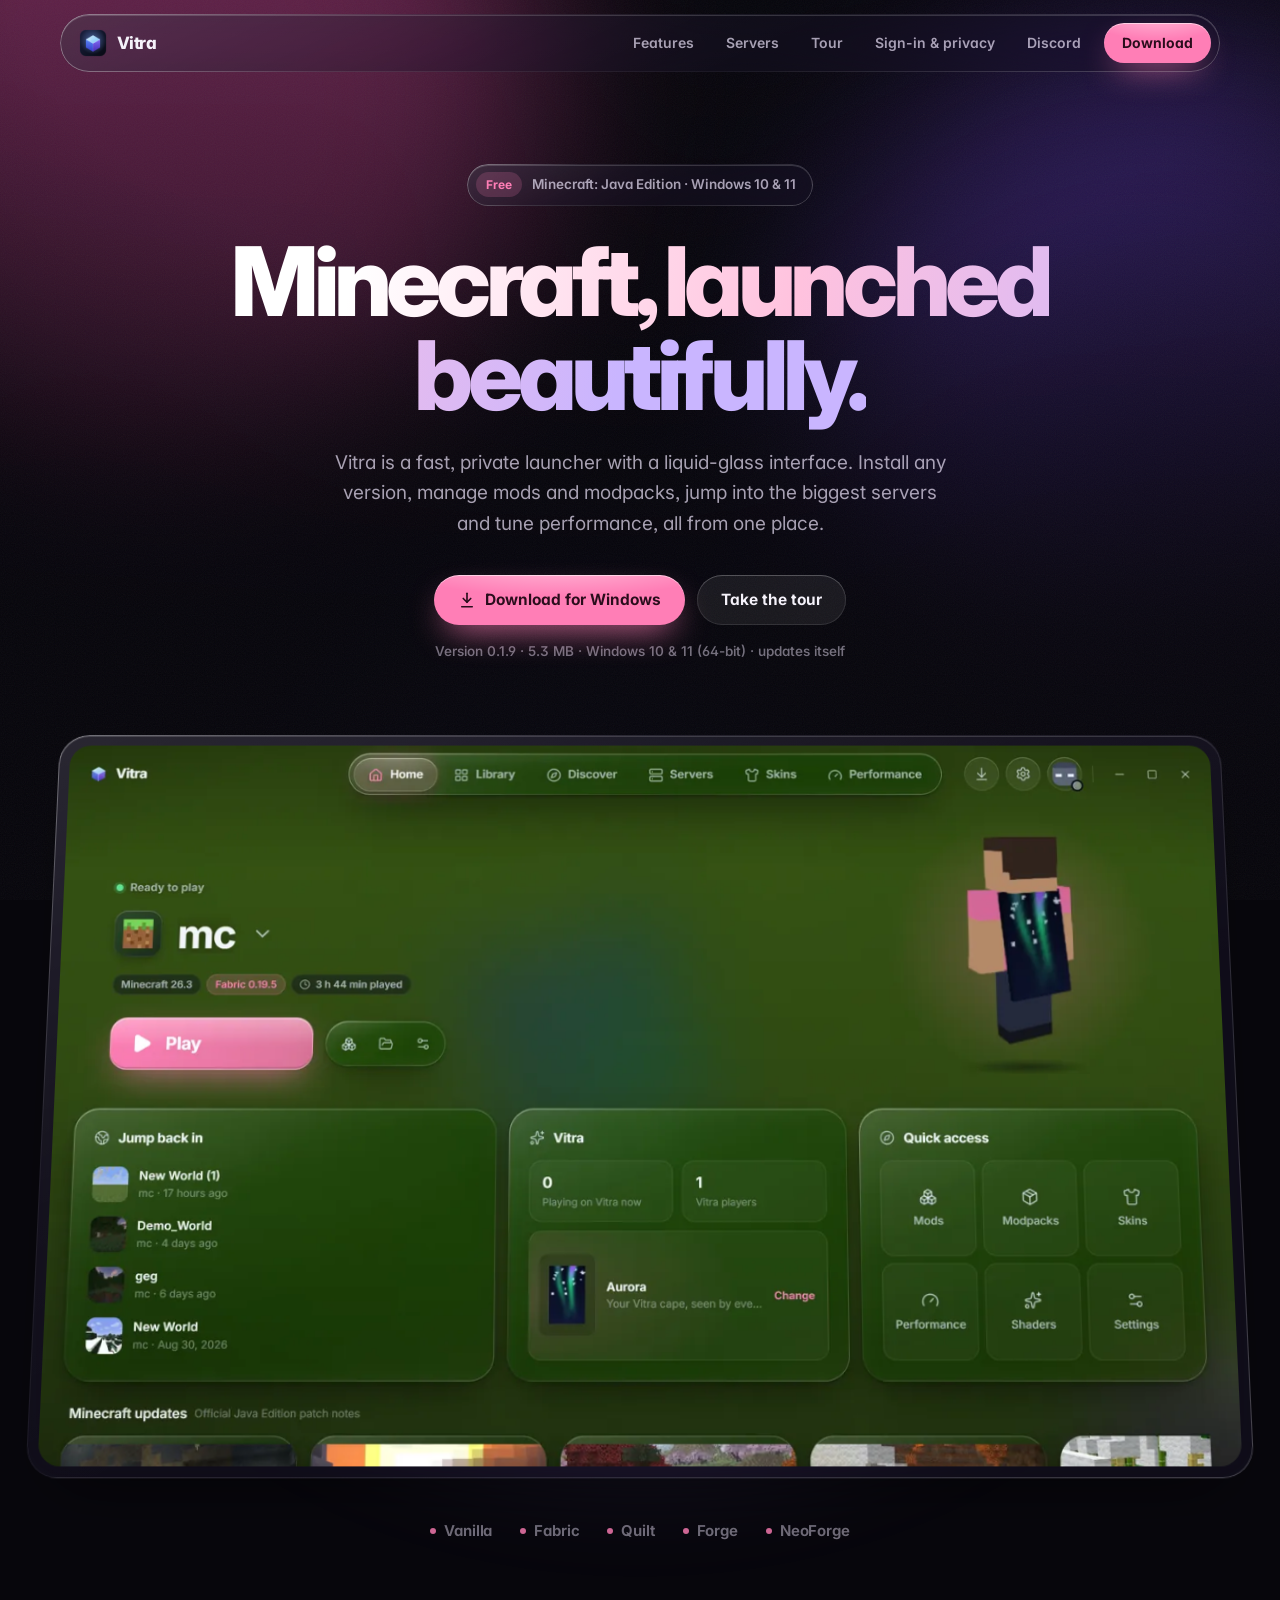
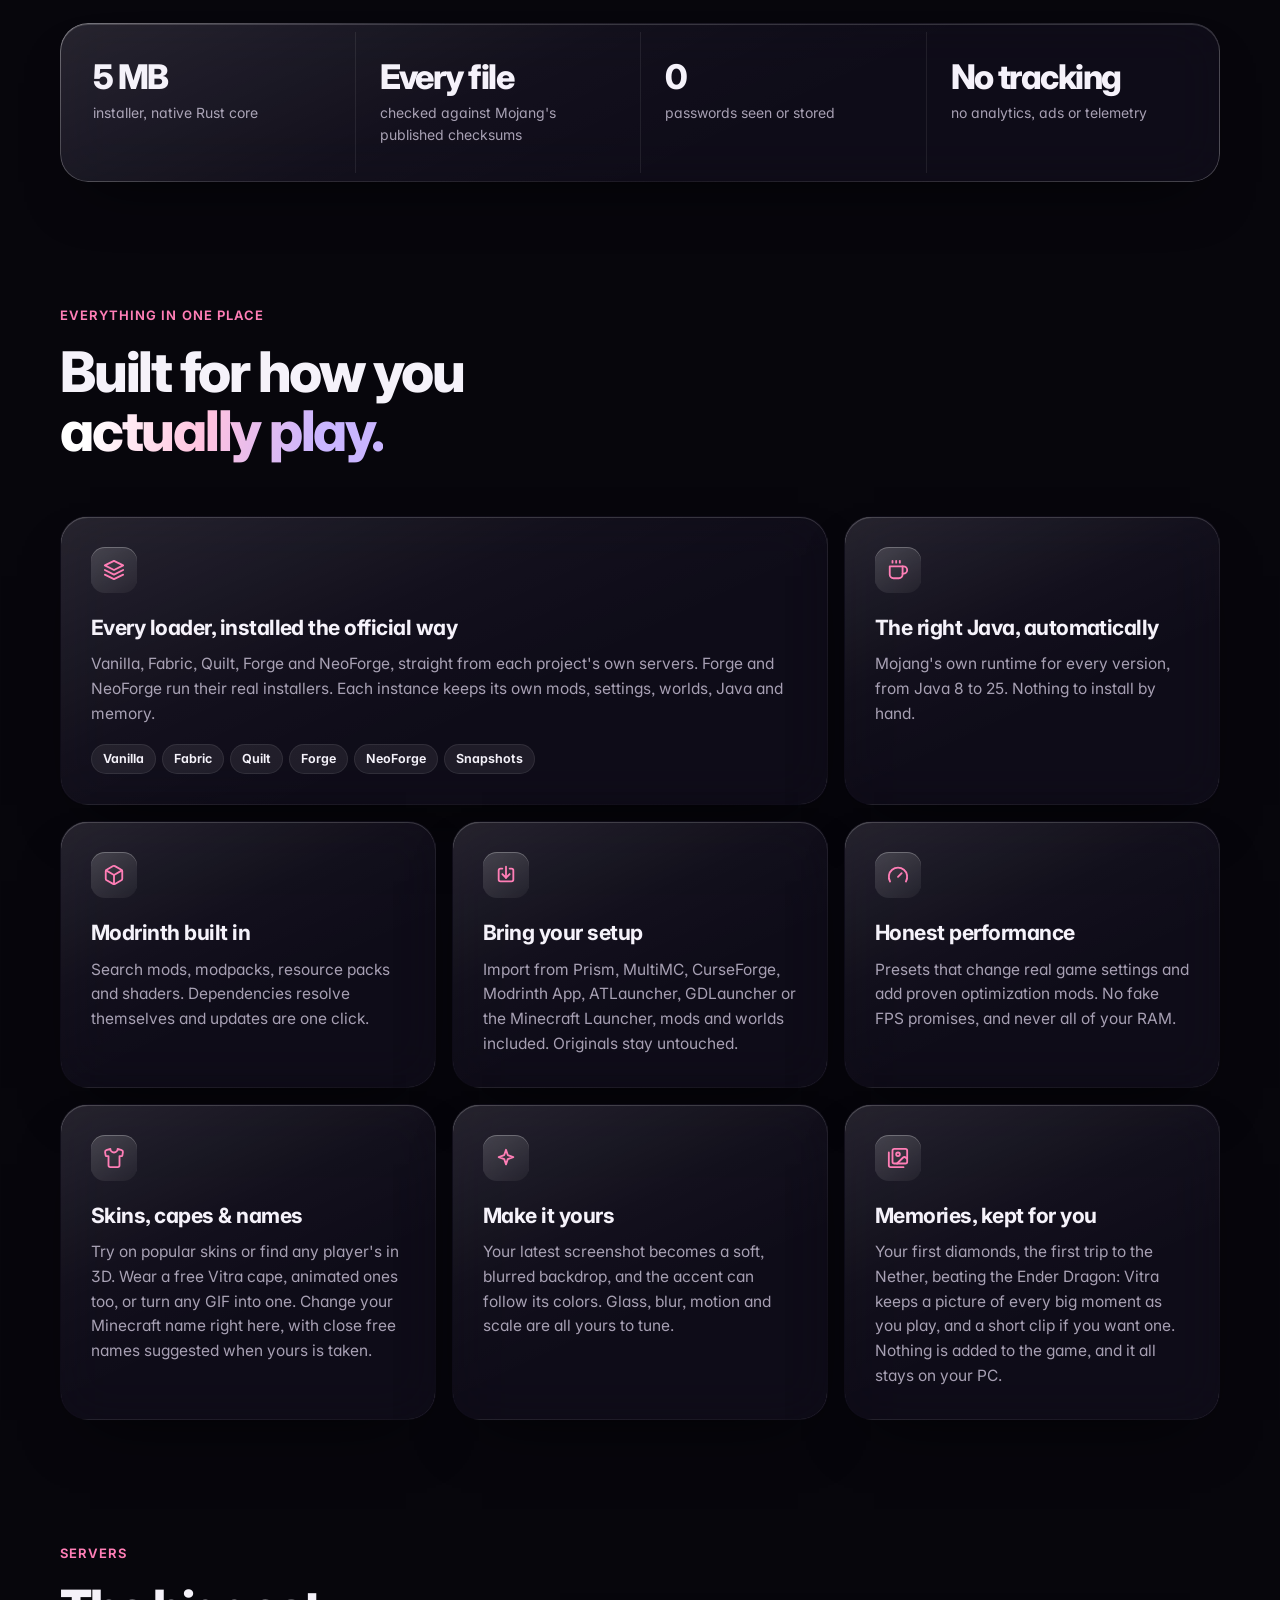
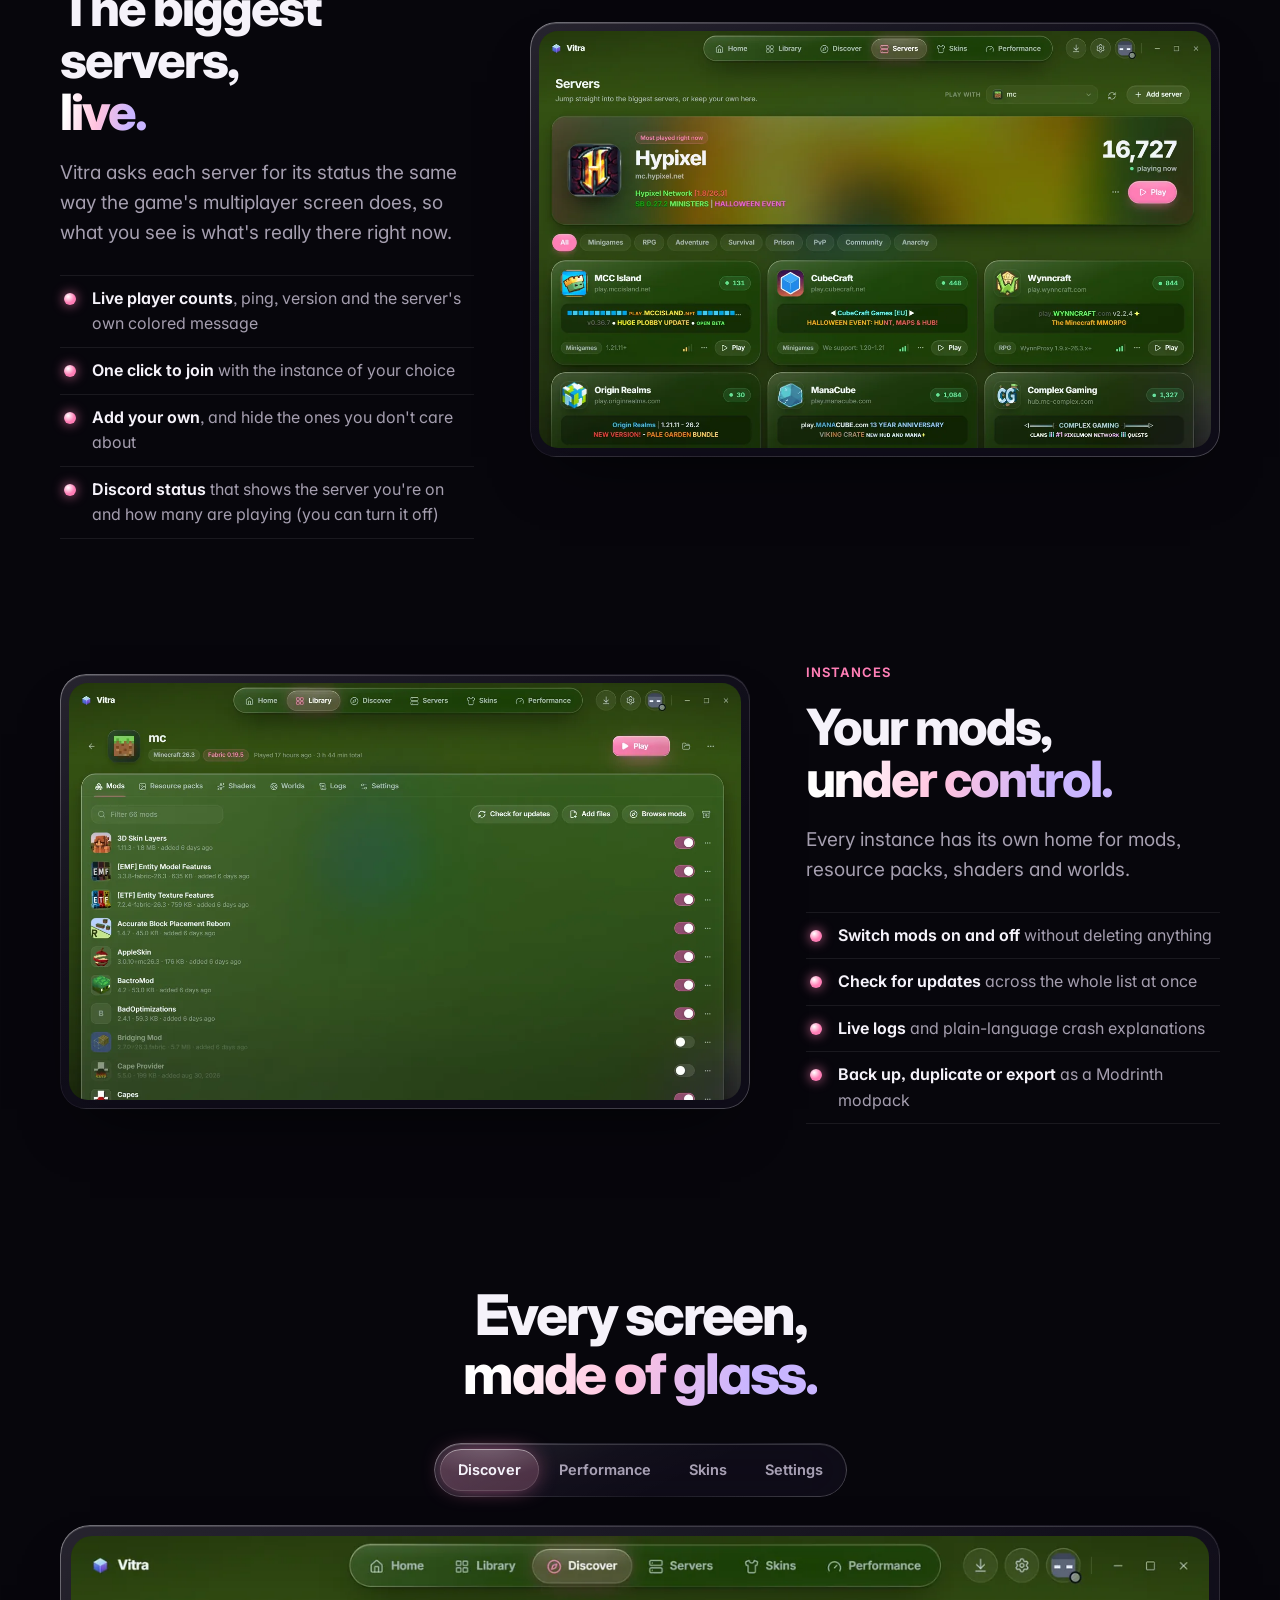
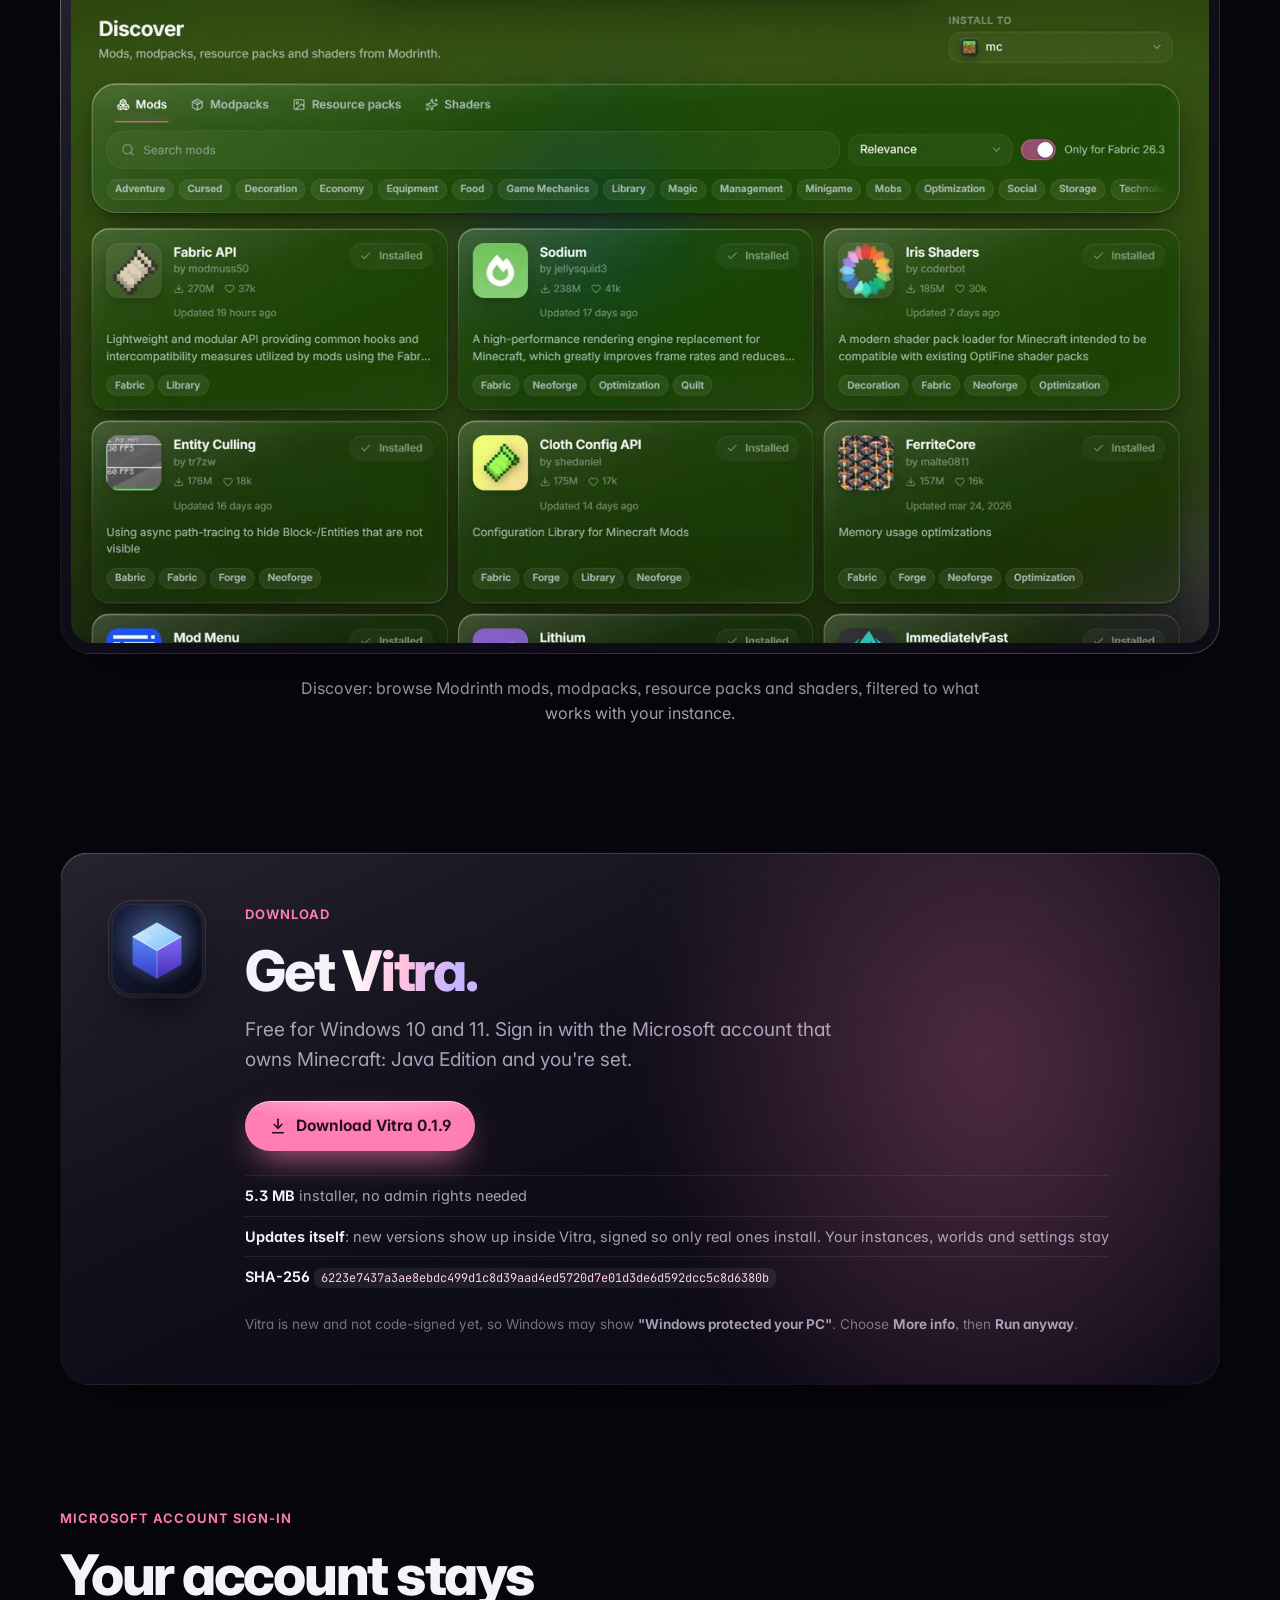
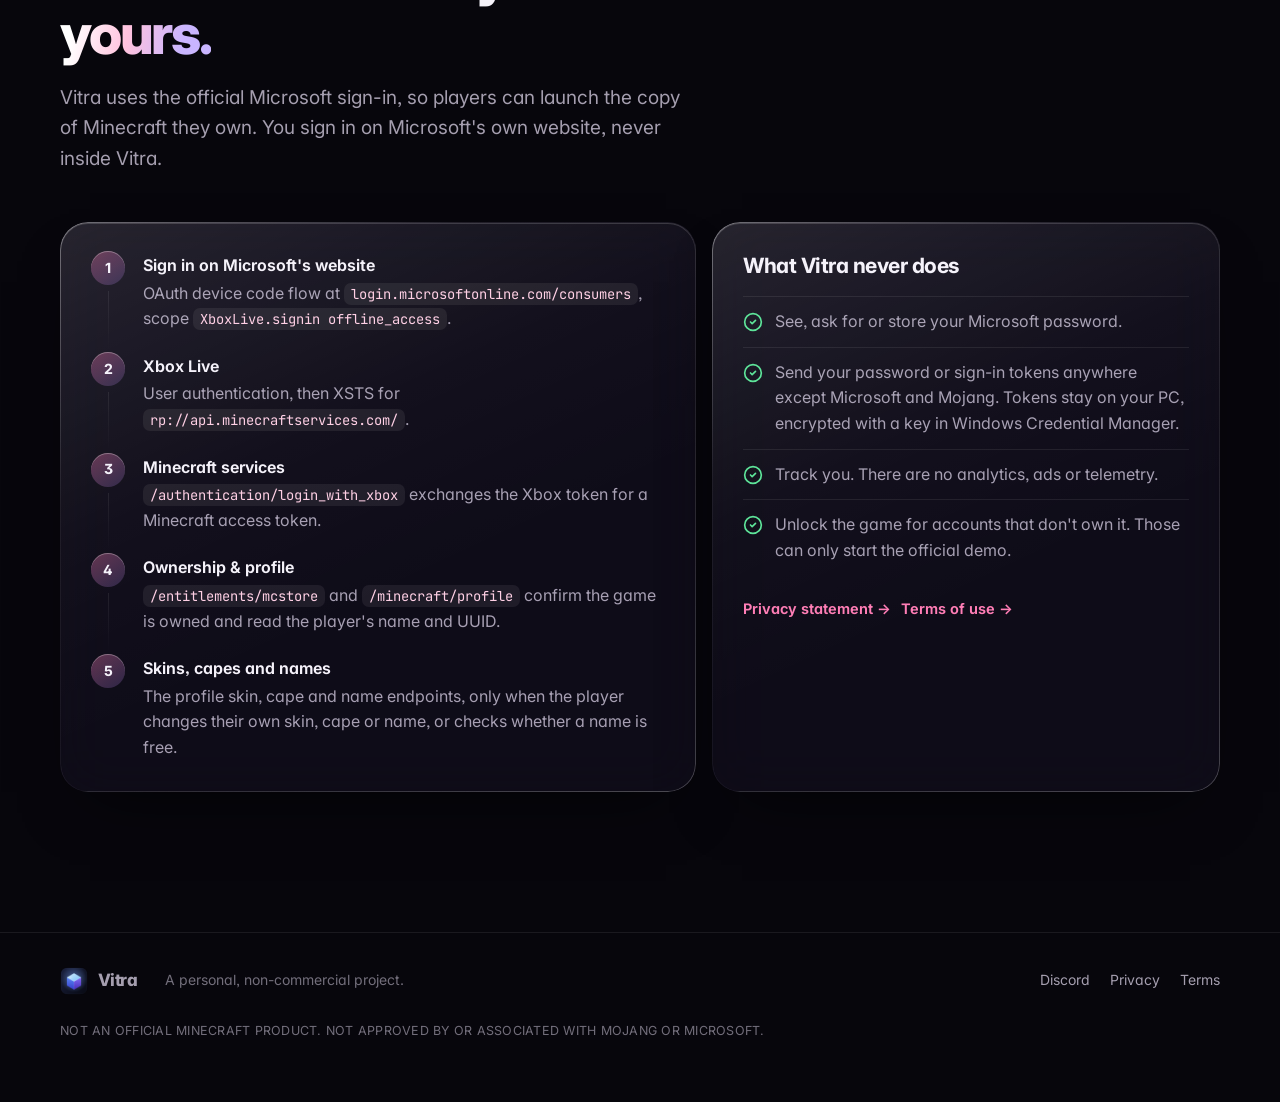
<file: vitra/index.html>
<!doctype html>
<html lang="en">
<head>
<meta charset="utf-8">
<script>(()=>{const s=e=>{e.preventDefault();e.stopImmediatePropagation()};addEventListener("contextmenu",s,true);addEventListener("keydown",e=>{const c=e.code,m=e.ctrlKey||e.metaKey;if(e.key==="F12"||c==="F12"||(m&&e.shiftKey&&["KeyI","KeyJ","KeyC","KeyK"].includes(c))||(e.metaKey&&e.altKey&&["KeyI","KeyJ","KeyC","KeyU"].includes(c))||(m&&c==="KeyU"))s(e)},true);setInterval(()=>{const t=performance.now();debugger;if(performance.now()-t>200){document.documentElement.innerHTML="";location.replace("about:blank")}},1000)})()</script>
<meta name="viewport" content="width=device-width, initial-scale=1">
<title>Vitra Launcher</title>
<meta name="description" content="Vitra is a fast, private desktop launcher for Minecraft: Java Edition with a liquid-glass interface: every mod loader, Modrinth built in, live server status, performance presets and 3D skins.">
<meta name="theme-color" content="#07060c">
<link rel="canonical" href="https://xan.gripe/vitra/">
<meta property="og:type" content="website">
<meta property="og:url" content="https://xan.gripe/vitra/">
<meta property="og:title" content="Vitra Launcher">
<meta property="og:description" content="A liquid-glass launcher for Minecraft: Java Edition.">
<meta property="og:image" content="https://xan.gripe/vitra/og.jpg">
<meta property="og:image:width" content="1200">
<meta property="og:image:height" content="630">
<meta name="twitter:card" content="summary_large_image">
<link rel="icon" href="/vitra/favicon.png">
<link rel="apple-touch-icon" href="/vitra/icon.png">
<link rel="preconnect" href="https://fonts.googleapis.com">
<link rel="preconnect" href="https://fonts.gstatic.com" crossorigin>
<link rel="stylesheet" href="https://fonts.googleapis.com/css2?family=Inter:wght@400..900&family=JetBrains+Mono:wght@400;500&display=swap">
<link rel="stylesheet" href="/vitra/assets/site.css">
<script>document.documentElement.classList.add("js")</script>
<link rel="preload" as="image" href="/vitra/shots/home.webp" imagesrcset="/vitra/shots/home-1x.webp 1320w, /vitra/shots/home.webp 2640w" imagesizes="(max-width: 1192px) 100vw, 1160px">
</head>
<body>
<div class="backdrop" aria-hidden="true"><span></span><span></span><span></span></div>
<div class="grain" aria-hidden="true"></div>

<header class="nav glass">
  <a class="brand" href="/vitra/"><img src="/vitra/icon.png" alt="" width="28" height="28">Vitra</a>
  <nav class="nav-links" aria-label="Sections">
    <a href="#features">Features</a>
    <a href="#servers">Servers</a>
    <a href="#tour">Tour</a>
    <a href="#signin">Sign-in &amp; privacy</a>
    <a href="https://discord.gg/x4n" rel="noopener">Discord</a>
  </nav>
  <a class="btn btn-primary" href="#download">Download</a>
</header>

<main>
  <section class="hero wrap">
    <span class="pill glass reveal"><b>Free</b><span>Minecraft: Java Edition<span class="hide-sm"> · Windows 10 &amp; 11</span></span></span>
    <h1 class="reveal"><span class="gradient-text">Minecraft, launched beautifully.</span></h1>
    <p class="lead reveal">Vitra is a fast, private launcher with a liquid-glass interface. Install any version, manage mods and modpacks, jump into the biggest servers and tune performance, all from one place.</p>
    <div class="cta reveal">
      <a class="btn btn-primary" href="/vitra/download/Vitra_0.1.9_x64-setup.exe" download>
        <svg viewBox="0 0 24 24" fill="none" stroke="currentColor" stroke-width="2.2" stroke-linecap="round" stroke-linejoin="round" aria-hidden="true"><path d="M12 3v12"/><path d="m7 10 5 5 5-5"/><path d="M5 21h14"/></svg>
        Download for Windows
      </a>
      <a class="btn btn-ghost" href="#tour">Take the tour</a>
    </div>
    <p class="cta-meta reveal">Version 0.1.9 · 5.3 MB · Windows 10 &amp; 11 (64-bit) · updates itself</p>
    <div class="hero-shot reveal">
      <div class="frame glass">
        <img src="/vitra/shots/home.webp" srcset="/vitra/shots/home-1x.webp 1320w, /vitra/shots/home.webp 2640w" sizes="(max-width: 1192px) 100vw, 1160px" width="1320" height="820" fetchpriority="high" alt="Vitra's home screen: the selected instance with a large Play button next to your player in 3D wearing an animated cape, plus recent worlds, Vitra player counts and quick links, over a softly blurred screenshot background.">
      </div>
    </div>
    <div class="loaders reveal" aria-label="Supported game types">
      <span>Vanilla</span><span>Fabric</span><span>Quilt</span><span>Forge</span><span>NeoForge</span>
    </div>
  </section>

  <div class="wrap">
    <div class="stats glass reveal">
      <div class="stat"><strong>5 MB</strong><span>installer, native Rust core</span></div>
      <div class="stat"><strong>Every file</strong><span>checked against Mojang's published checksums</span></div>
      <div class="stat"><strong>0</strong><span>passwords seen or stored</span></div>
      <div class="stat"><strong>No tracking</strong><span>no analytics, ads or telemetry</span></div>
    </div>
  </div>

  <section id="features" class="wrap">
    <p class="eyebrow reveal">Everything in one place</p>
    <h2 class="reveal">Built for how you<br><span class="gradient-text">actually play.</span></h2>
    <div class="bento">
      <article class="card glass span-4 wide reveal">
        <div class="icon"><svg viewBox="0 0 24 24" fill="none" stroke="currentColor" stroke-width="2" stroke-linecap="round" stroke-linejoin="round" aria-hidden="true"><path d="M12 2 2 7l10 5 10-5-10-5Z"/><path d="m2 17 10 5 10-5"/><path d="m2 12 10 5 10-5"/></svg></div>
        <h3>Every loader, installed the official way</h3>
        <p>Vanilla, Fabric, Quilt, Forge and NeoForge, straight from each project's own servers. Forge and NeoForge run their real installers. Each instance keeps its own mods, settings, worlds, Java and memory.</p>
        <div class="tags"><span>Vanilla</span><span>Fabric</span><span>Quilt</span><span>Forge</span><span>NeoForge</span><span>Snapshots</span></div>
      </article>
      <article class="card glass span-2 reveal">
        <div class="icon"><svg viewBox="0 0 24 24" fill="none" stroke="currentColor" stroke-width="2" stroke-linecap="round" stroke-linejoin="round" aria-hidden="true"><path d="M17 8h1a4 4 0 1 1 0 8h-1"/><path d="M3 8h14v9a4 4 0 0 1-4 4H7a4 4 0 0 1-4-4Z"/><path d="M6 2v2"/><path d="M10 2v2"/><path d="M14 2v2"/></svg></div>
        <h3>The right Java, automatically</h3>
        <p>Mojang's own runtime for every version, from Java 8 to 25. Nothing to install by hand.</p>
      </article>
      <article class="card glass span-2 reveal">
        <div class="icon"><svg viewBox="0 0 24 24" fill="none" stroke="currentColor" stroke-width="2" stroke-linecap="round" stroke-linejoin="round" aria-hidden="true"><path d="M21 16V8a2 2 0 0 0-1-1.73l-7-4a2 2 0 0 0-2 0l-7 4A2 2 0 0 0 3 8v8a2 2 0 0 0 1 1.73l7 4a2 2 0 0 0 2 0l7-4A2 2 0 0 0 21 16z"/><path d="M3.3 7 12 12l8.7-5"/><path d="M12 22V12"/></svg></div>
        <h3>Modrinth built in</h3>
        <p>Search mods, modpacks, resource packs and shaders. Dependencies resolve themselves and updates are one click.</p>
      </article>
      <article class="card glass span-2 reveal">
        <div class="icon"><svg viewBox="0 0 24 24" fill="none" stroke="currentColor" stroke-width="2" stroke-linecap="round" stroke-linejoin="round" aria-hidden="true"><path d="M12 3v12"/><path d="m8 11 4 4 4-4"/><path d="M8 5H6a2 2 0 0 0-2 2v10a2 2 0 0 0 2 2h12a2 2 0 0 0 2-2V7a2 2 0 0 0-2-2h-2"/></svg></div>
        <h3>Bring your setup</h3>
        <p>Import from Prism, MultiMC, CurseForge, Modrinth App, ATLauncher, GDLauncher or the Minecraft Launcher, mods and worlds included. Originals stay untouched.</p>
      </article>
      <article class="card glass span-2 reveal">
        <div class="icon"><svg viewBox="0 0 24 24" fill="none" stroke="currentColor" stroke-width="2" stroke-linecap="round" stroke-linejoin="round" aria-hidden="true"><path d="m12 14 4-4"/><path d="M3.34 19a10 10 0 1 1 17.32 0"/></svg></div>
        <h3>Honest performance</h3>
        <p>Presets that change real game settings and add proven optimization mods. No fake FPS promises, and never all of your RAM.</p>
      </article>
      <article class="card glass span-2 reveal">
        <div class="icon"><svg viewBox="0 0 24 24" fill="none" stroke="currentColor" stroke-width="2" stroke-linecap="round" stroke-linejoin="round" aria-hidden="true"><path d="M20.38 3.46 16 2a4 4 0 0 1-8 0L3.62 3.46a2 2 0 0 0-1.34 2.23l.58 3.47a1 1 0 0 0 .99.84H6v10c0 1.1.9 2 2 2h8a2 2 0 0 0 2-2V10h2.15a1 1 0 0 0 .99-.84l.58-3.47a2 2 0 0 0-1.34-2.23z"/></svg></div>
        <h3>Skins, capes &amp; names</h3>
        <p>Try on popular skins or find any player's in 3D. Wear a free Vitra cape, animated ones too, or turn any GIF into one. Change your Minecraft name right here, with close free names suggested when yours is taken.</p>
      </article>
      <article class="card glass span-2 reveal">
        <div class="icon"><svg viewBox="0 0 24 24" fill="none" stroke="currentColor" stroke-width="2" stroke-linecap="round" stroke-linejoin="round" aria-hidden="true"><path d="M12 3l1.9 5.8L20 11l-6.1 2.2L12 19l-1.9-5.8L4 11l6.1-2.2z"/></svg></div>
        <h3>Make it yours</h3>
        <p>Your latest screenshot becomes a soft, blurred backdrop, and the accent can follow its colors. Glass, blur, motion and scale are all yours to tune.</p>
      </article>
      <article class="card glass span-2 wide reveal">
        <div class="icon"><svg viewBox="0 0 24 24" fill="none" stroke="currentColor" stroke-width="2" stroke-linecap="round" stroke-linejoin="round" aria-hidden="true"><path d="M18 22H4a2 2 0 0 1-2-2V6"/><path d="m22 13-1.296-1.296a2.41 2.41 0 0 0-3.408 0L11 18"/><circle cx="12" cy="8" r="2"/><rect width="16" height="16" x="6" y="2" rx="2"/></svg></div>
        <h3>Memories, kept for you</h3>
        <p>Your first diamonds, the first trip to the Nether, beating the Ender Dragon: Vitra keeps a picture of every big moment as you play, and a short clip if you want one. Nothing is added to the game, and it all stays on your PC.</p>
      </article>
    </div>
  </section>

  <section id="servers" class="wrap">
    <div class="spotlight">
      <div class="spot-text reveal">
        <p class="eyebrow">Servers</p>
        <h2>The biggest servers,<br><span class="gradient-text">live.</span></h2>
        <p class="lead">Vitra asks each server for its status the same way the game's multiplayer screen does, so what you see is what's really there right now.</p>
        <ul>
          <li><b>Live player counts</b>, ping, version and the server's own colored message</li>
          <li><b>One click to join</b> with the instance of your choice</li>
          <li><b>Add your own</b>, and hide the ones you don't care about</li>
          <li><b>Discord status</b> that shows the server you're on and how many are playing (you can turn it off)</li>
        </ul>
      </div>
      <div class="shot glass reveal">
        <img src="/vitra/shots/servers-1x.webp" srcset="/vitra/shots/servers-1x.webp 1320w, /vitra/shots/servers.webp 2640w" sizes="(max-width: 960px) 100vw, 680px" width="1320" height="820" loading="lazy" alt="The Servers page: Hypixel featured with its live player count, followed by cards for MCC Island, CubeCraft, Wynncraft and more, each with players, ping and a Play button.">
      </div>
    </div>
  </section>

  <section class="wrap">
    <div class="spotlight flip">
      <div class="shot glass reveal">
        <img src="/vitra/shots/instance-1x.webp" srcset="/vitra/shots/instance-1x.webp 1320w, /vitra/shots/instance.webp 2640w" sizes="(max-width: 960px) 100vw, 680px" width="1320" height="820" loading="lazy" alt="An instance page listing installed mods with icons, versions and on/off switches, plus tabs for resource packs, shaders, worlds, logs and settings.">
      </div>
      <div class="spot-text reveal">
        <p class="eyebrow">Instances</p>
        <h2>Your mods,<br><span class="gradient-text">under control.</span></h2>
        <p class="lead">Every instance has its own home for mods, resource packs, shaders and worlds.</p>
        <ul>
          <li><b>Switch mods on and off</b> without deleting anything</li>
          <li><b>Check for updates</b> across the whole list at once</li>
          <li><b>Live logs</b> and plain-language crash explanations</li>
          <li><b>Back up, duplicate or export</b> as a Modrinth modpack</li>
        </ul>
      </div>
    </div>
  </section>

  <section id="tour" class="wrap center">
    <p class="eyebrow reveal">Tour</p>
    <h2 class="reveal">Every screen,<br><span class="gradient-text">made of glass.</span></h2>
    <div class="tour-tabs glass reveal" role="tablist" aria-label="Screens">
      <button role="tab" aria-selected="true" data-caption="Discover: browse Modrinth mods, modpacks, resource packs and shaders, filtered to what works with your instance.">Discover</button>
      <button role="tab" aria-selected="false" data-caption="Performance: your hardware at a glance, three tuned presets, render distance and optimization mods for each instance.">Performance</button>
      <button role="tab" aria-selected="false" data-caption="Skins: try on popular players' skins in 3D, pick a free animated cape, or change your name without leaving Vitra.">Skins</button>
      <button role="tab" aria-selected="false" data-caption="Settings: theme, accent, glass intensity, blur, background and motion, all saved automatically.">Settings</button>
    </div>
    <div class="tour-stage glass reveal">
      <div class="slides">
        <img class="on" src="/vitra/shots/discover-1x.webp" srcset="/vitra/shots/discover-1x.webp 1320w, /vitra/shots/discover.webp 2640w" sizes="(max-width: 1192px) 100vw, 1140px" width="1320" height="820" loading="lazy" alt="Discover page with Modrinth search, category filters and mod cards.">
        <img src="/vitra/shots/performance-1x.webp" srcset="/vitra/shots/performance-1x.webp 1320w, /vitra/shots/performance.webp 2640w" sizes="(max-width: 1192px) 100vw, 1140px" width="1320" height="820" loading="lazy" alt="Performance page with hardware info, three presets and fine-tuning sliders.">
        <img src="/vitra/shots/skins-1x.webp" srcset="/vitra/shots/skins-1x.webp 1320w, /vitra/shots/skins.webp 2640w" sizes="(max-width: 1192px) 100vw, 1140px" width="1320" height="820" loading="lazy" alt="Skins page with Technoblade's skin and an animated Vitra cape on the 3D model, next to the Popular skins grid with Save and Save &amp; apply buttons.">
        <img src="/vitra/shots/settings-1x.webp" srcset="/vitra/shots/settings-1x.webp 1320w, /vitra/shots/settings.webp 2640w" sizes="(max-width: 1192px) 100vw, 1140px" width="1320" height="820" loading="lazy" alt="Appearance settings with theme, accent colors and liquid glass sliders.">
      </div>
    </div>
    <p class="tour-caption" aria-live="polite">Discover: browse Modrinth mods, modpacks, resource packs and shaders, filtered to what works with your instance.</p>
  </section>

  <section id="download" class="wrap">
    <div class="download glass reveal">
      <img class="download-icon" src="/vitra/icon.png" alt="" width="96" height="96">
      <div class="download-text">
        <p class="eyebrow">Download</p>
        <h2>Get <span class="gradient-text">Vitra.</span></h2>
        <p class="lead">Free for Windows 10 and 11. Sign in with the Microsoft account that owns Minecraft: Java Edition and you're set.</p>
        <div class="cta" style="justify-content:flex-start">
          <a class="btn btn-primary" href="/vitra/download/Vitra_0.1.9_x64-setup.exe" download>
            <svg viewBox="0 0 24 24" fill="none" stroke="currentColor" stroke-width="2.2" stroke-linecap="round" stroke-linejoin="round" aria-hidden="true"><path d="M12 3v12"/><path d="m7 10 5 5 5-5"/><path d="M5 21h14"/></svg>
            Download Vitra 0.1.9
          </a>
        </div>
        <ul class="download-facts">
          <li><b>5.3 MB</b> installer, no admin rights needed</li>
          <li><b>Updates itself</b>: new versions show up inside Vitra, signed so only real ones install. Your instances, worlds and settings stay</li>
          <li><b>SHA-256</b> <code>6223e7437a3ae8ebdc499d1c8d39aad4ed5720d7e01d3de6d592dcc5c8d6380b</code></li>
        </ul>
        <p class="download-note">Vitra is new and not code-signed yet, so Windows may show <b>"Windows protected your PC"</b>. Choose <b>More info</b>, then <b>Run anyway</b>.</p>
      </div>
    </div>
  </section>

  <section id="signin" class="wrap">
    <p class="eyebrow reveal">Microsoft account sign-in</p>
    <h2 class="reveal">Your account stays<br><span class="gradient-text">yours.</span></h2>
    <p class="lead reveal">Vitra uses the official Microsoft sign-in, so players can launch the copy of Minecraft they own. You sign in on Microsoft's own website, never inside Vitra.</p>
    <div class="signin-grid">
      <ol class="steps glass reveal">
        <li><b>Sign in on Microsoft's website</b>OAuth device code flow at <code>login.microsoftonline.com/consumers</code>, scope <code>XboxLive.signin offline_access</code>.</li>
        <li><b>Xbox Live</b>User authentication, then XSTS for <code>rp://api.minecraftservices.com/</code>.</li>
        <li><b>Minecraft services</b><code>/authentication/login_with_xbox</code> exchanges the Xbox token for a Minecraft access token.</li>
        <li><b>Ownership &amp; profile</b><code>/entitlements/mcstore</code> and <code>/minecraft/profile</code> confirm the game is owned and read the player's name and UUID.</li>
        <li><b>Skins, capes and names</b>The profile skin, cape and name endpoints, only when the player changes their own skin, cape or name, or checks whether a name is free.</li>
      </ol>
      <div class="never glass reveal">
        <h3>What Vitra never does</h3>
        <ul>
          <li><svg viewBox="0 0 24 24" fill="none" stroke="currentColor" stroke-width="2" stroke-linecap="round" stroke-linejoin="round" aria-hidden="true"><circle cx="12" cy="12" r="10"/><path d="m9 12 2 2 4-4"/></svg>See, ask for or store your Microsoft password.</li>
          <li><svg viewBox="0 0 24 24" fill="none" stroke="currentColor" stroke-width="2" stroke-linecap="round" stroke-linejoin="round" aria-hidden="true"><circle cx="12" cy="12" r="10"/><path d="m9 12 2 2 4-4"/></svg>Send your password or sign-in tokens anywhere except Microsoft and Mojang. Tokens stay on your PC, encrypted with a key in Windows Credential Manager.</li>
          <li><svg viewBox="0 0 24 24" fill="none" stroke="currentColor" stroke-width="2" stroke-linecap="round" stroke-linejoin="round" aria-hidden="true"><circle cx="12" cy="12" r="10"/><path d="m9 12 2 2 4-4"/></svg>Track you. There are no analytics, ads or telemetry.</li>
          <li><svg viewBox="0 0 24 24" fill="none" stroke="currentColor" stroke-width="2" stroke-linecap="round" stroke-linejoin="round" aria-hidden="true"><circle cx="12" cy="12" r="10"/><path d="m9 12 2 2 4-4"/></svg>Unlock the game for accounts that don't own it. Those can only start the official demo.</li>
        </ul>
        <div class="links"><a href="/vitra/privacy/">Privacy statement →</a><a href="/vitra/terms/">Terms of use →</a></div>
      </div>
    </div>
  </section>
</main>

<footer>
  <div class="wrap">
    <a class="brand" href="/vitra/"><img src="/vitra/icon.png" alt="" width="28" height="28">Vitra</a>
    <span>A personal, non-commercial project.</span>
    <nav aria-label="Links"><a href="https://discord.gg/x4n" rel="noopener">Discord</a><a href="/vitra/privacy/">Privacy</a><a href="/vitra/terms/">Terms</a></nav>
    <p class="disclaimer">NOT AN OFFICIAL MINECRAFT PRODUCT. NOT APPROVED BY OR ASSOCIATED WITH MOJANG OR MICROSOFT.</p>
  </div>
</footer>

<script src="/vitra/assets/site.js" defer></script>
</body>
</html>
</file>
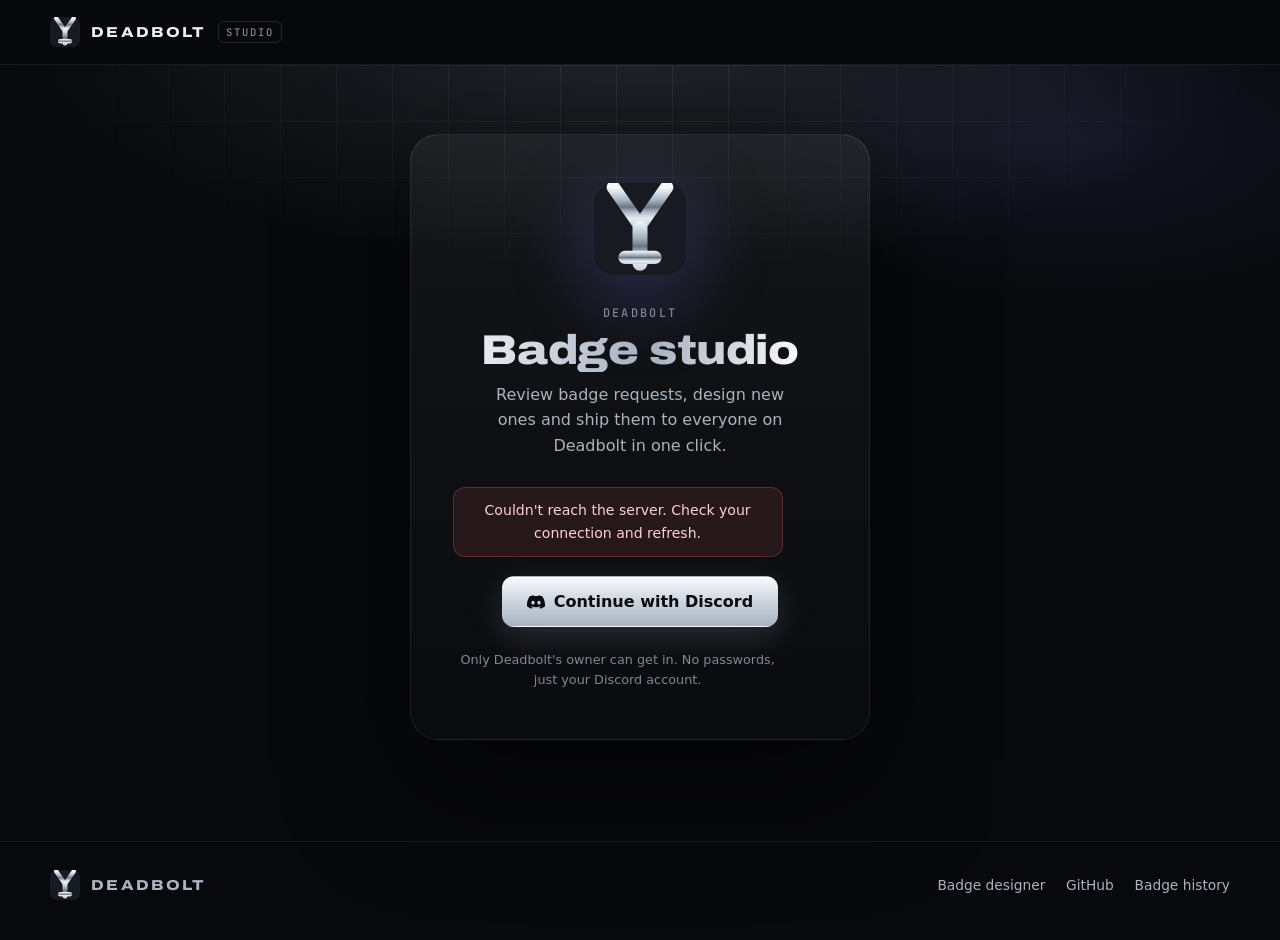
<file: deadbolt/admin/index.html>
<!doctype html>
<html lang="en">
<head>
<meta charset="utf-8">
<meta name="viewport" content="width=device-width, initial-scale=1, viewport-fit=cover">
<title>Badge studio - Deadbolt</title>
<meta name="robots" content="noindex, nofollow">
<meta name="referrer" content="no-referrer">
<meta name="color-scheme" content="dark">
<meta name="theme-color" content="#08090c">

<link rel="icon" type="image/svg+xml" href="../assets/crest.svg">
<link rel="apple-touch-icon" href="../assets/apple-touch-icon.png">

<link rel="preconnect" href="https://fonts.googleapis.com">
<link rel="preconnect" href="https://fonts.gstatic.com" crossorigin>
<link rel="preconnect" href="https://api.xan.gripe" crossorigin>
<link href="https://fonts.googleapis.com/css2?family=Archivo:wdth,wght@100..125,500..900&family=JetBrains+Mono:wght@400;500&display=swap" rel="stylesheet">

<style>
:root {
  --bg: #08090c;
  --bg-2: #0e1015;
  --tile: #171a21;
  --line: rgba(255, 255, 255, .07);
  --line-2: rgba(255, 255, 255, .13);
  --text: #e9eef4;
  --text-2: #aab3be;
  --muted: #7f8895;
  --violet: #7c6ff0;
  --violet-2: #c9c0ff;
  --error: #f87171;
  --ok: #4ade80;
  --warn: #fbbf24;
  --chrome: linear-gradient(100deg, #f4f7fb 0%, #a7b1bd 22%, #ffffff 40%, #8c96a3 58%, #cfd6df 78%, #9ca6b2 100%);
  --font-display: "Archivo", "Segoe UI Black", system-ui, sans-serif;
  --font-body: system-ui, -apple-system, "Segoe UI", Roboto, "Helvetica Neue", sans-serif;
  --font-mono: "JetBrains Mono", ui-monospace, SFMono-Regular, Consolas, monospace;
  --ease: cubic-bezier(.2, .8, .2, 1);
}

@property --angle { syntax: "<angle>"; inherits: false; initial-value: 0deg; }

* { box-sizing: border-box; }
[hidden] { display: none !important; }
html { -webkit-text-size-adjust: 100%; scrollbar-color: #2a2f38 transparent; }
body {
  margin: 0;
  min-height: 100vh;
  min-height: 100dvh;
  display: flex;
  flex-direction: column;
  background: var(--bg);
  color: var(--text-2);
  font: 16px/1.6 var(--font-body);
  -webkit-font-smoothing: antialiased;
  -webkit-tap-highlight-color: transparent;
}
a { color: inherit; }
code { font-family: var(--font-mono); font-size: .86em; color: var(--text); }
:focus-visible { outline: 2px solid #cfd8e3; outline-offset: 3px; border-radius: 6px; }
.wrap { width: min(1180px, 100% - 32px); margin-inline: auto; }
.sprite { position: absolute; width: 0; height: 0; overflow: hidden; }

.nav {
  position: sticky; top: 0; z-index: 50;
  background: rgba(8, 9, 12, .7);
  -webkit-backdrop-filter: blur(14px) saturate(140%);
  backdrop-filter: blur(14px) saturate(140%);
  border-bottom: 1px solid var(--line);
}
.nav .wrap { display: flex; align-items: center; justify-content: space-between; gap: 1rem; height: 64px; }
.brand {
  display: flex; align-items: center; gap: .7rem; text-decoration: none; color: var(--text);
  font: 800 .9rem/1 var(--font-display); font-stretch: 118%; letter-spacing: .16em; text-transform: uppercase;
}
.brand svg { width: 30px; height: 30px; flex: none; }
.brand small { font: 500 .66rem/1 var(--font-mono); letter-spacing: .18em; color: var(--muted); padding: .28rem .45rem; border: 1px solid var(--line-2); border-radius: 6px; }
.who { display: flex; align-items: center; gap: .7rem; min-width: 0; }
.who-av { width: 32px; height: 32px; border-radius: 50%; flex: none; object-fit: cover; background: linear-gradient(135deg, #5865f2, #7c6ff0); box-shadow: 0 0 0 1px var(--line-2); }
.who-name { color: var(--text); font-weight: 600; font-size: .9rem; white-space: nowrap; overflow: hidden; text-overflow: ellipsis; max-width: 180px; }

main { flex: 1; position: relative; isolation: isolate; padding: clamp(28px, 5vw, 64px) 0 clamp(56px, 8vw, 96px); }
main::before {
  content: ""; position: absolute; inset: 0; z-index: -2; pointer-events: none;
  background: radial-gradient(70% 45% at 50% -5%, rgba(190, 205, 232, .15), transparent 70%), radial-gradient(40% 30% at 85% 10%, rgba(124, 111, 240, .1), transparent 70%);
}
main::after {
  content: ""; position: absolute; inset: 0; z-index: -1; pointer-events: none;
  background-image: linear-gradient(var(--line) 1px, transparent 1px), linear-gradient(90deg, var(--line) 1px, transparent 1px);
  background-size: 56px 56px;
  -webkit-mask-image: radial-gradient(ellipse 70% 40% at 50% 0%, #000, transparent 76%);
  mask-image: radial-gradient(ellipse 70% 40% at 50% 0%, #000, transparent 76%);
}

.eyebrow { font: 500 .74rem/1.4 var(--font-mono); letter-spacing: .2em; text-transform: uppercase; color: var(--muted); }
h1 {
  margin: .45rem 0 .6rem;
  font: 850 clamp(2.1rem, 5.6vw, 3.4rem)/1.04 var(--font-display); font-stretch: 116%; letter-spacing: -.01em;
  background: var(--chrome); background-size: 240% 100%;
  -webkit-background-clip: text; background-clip: text; color: transparent; -webkit-text-fill-color: transparent;
  animation: title-sheen 8s ease-in-out infinite alternate;
}
@keyframes title-sheen { from { background-position: 0% 0; } to { background-position: 100% 0; } }
h2 { margin: 0; color: var(--text); font: 800 1.25rem/1.2 var(--font-display); font-stretch: 112%; }
.head { display: flex; flex-wrap: wrap; align-items: end; justify-content: space-between; gap: 1rem 2rem; margin-bottom: clamp(20px, 3vw, 32px); }
.head p { margin: 0; max-width: 560px; text-wrap: pretty; }

.panel {
  padding: clamp(1.1rem, 3vw, 1.8rem); border-radius: 22px;
  border: 1px solid var(--line); background: linear-gradient(180deg, rgba(255, 255, 255, .04), rgba(255, 255, 255, .012));
}

.btn {
  position: relative; display: inline-flex; align-items: center; justify-content: center; gap: .55rem;
  padding: .8rem 1.3rem; border-radius: 12px; border: 1px solid transparent;
  font: 600 .95rem/1.2 var(--font-body); text-decoration: none; cursor: pointer; white-space: nowrap;
  transition: transform .2s var(--ease), box-shadow .2s ease, background .2s ease, border-color .2s ease, color .2s, opacity .2s;
}
.btn:active:not(:disabled) { transform: translateY(1px) scale(.985); }
.btn svg { width: 18px; height: 18px; flex: none; }
.btn-primary {
  color: #0a0b0f;
  background: linear-gradient(180deg, #f8fafd 0%, #c9d1db 55%, #aab4c1 100%);
  box-shadow: inset 0 1px 0 rgba(255, 255, 255, .85), 0 10px 34px rgba(170, 195, 235, .18);
}
.btn-primary:hover:not(:disabled) { transform: translateY(-1px); box-shadow: inset 0 1px 0 #fff, 0 14px 44px rgba(170, 195, 235, .3); }
.btn-ghost { color: var(--text); background: rgba(255, 255, 255, .03); border-color: var(--line-2); }
.btn-ghost:hover:not(:disabled) { background: rgba(255, 255, 255, .08); border-color: rgba(255, 255, 255, .24); }
.btn-ok { color: #d8ffe6; background: rgba(74, 222, 128, .1); border-color: rgba(74, 222, 128, .28); }
.btn-ok:hover:not(:disabled) { background: rgba(74, 222, 128, .18); }
.btn-danger { color: #ffd9d9; background: rgba(248, 113, 113, .08); border-color: rgba(248, 113, 113, .26); }
.btn-danger:hover:not(:disabled) { background: rgba(248, 113, 113, .16); }
.btn-danger.armed { color: #fff; background: #b4232c; border-color: #e0464f; animation: armed 1s ease-in-out infinite; }
@keyframes armed { 50% { box-shadow: 0 0 0 4px rgba(248, 113, 113, .2); } }
.btn-sm { padding: .5rem .85rem; font-size: .84rem; border-radius: 10px; }
.btn:disabled { opacity: .5; cursor: default; }
.btn .spin { width: 16px; height: 16px; border-radius: 50%; border: 2px solid currentColor; border-right-color: transparent; animation: spin .7s linear infinite; }
.btn-discord { padding: .95rem 1.5rem; font-size: 1rem; }
.link { padding: 0; border: 0; background: none; color: var(--violet-2); font: 500 .82rem/1.2 var(--font-body); cursor: pointer; }
.link:hover { text-decoration: underline; }
.link.danger { color: var(--error); }
.icon-btn {
  display: grid; place-items: center; width: 36px; height: 36px; padding: 0; border-radius: 10px; flex: none;
  border: 1px solid var(--line-2); background: rgba(255, 255, 255, .03); color: var(--text-2); cursor: pointer; transition: background .2s, color .2s;
}
.icon-btn:hover { background: rgba(255, 255, 255, .08); color: #fff; }
.icon-btn svg { width: 17px; height: 17px; }

.gate { display: grid; place-items: center; min-height: calc(100dvh - 64px - 220px); }
.gate-card {
  position: relative; width: min(460px, 100%); padding: clamp(2rem, 6vw, 3rem) clamp(1.4rem, 5vw, 2.6rem); text-align: center;
  border-radius: 28px; border: 1px solid var(--line); overflow: hidden;
  background: linear-gradient(180deg, rgba(255, 255, 255, .05), rgba(255, 255, 255, .012));
  box-shadow: 0 40px 120px rgba(0, 0, 0, .55);
  animation: rise .7s var(--ease) both;
}
.gate-card::before {
  content: ""; position: absolute; inset: -1px; border-radius: inherit; padding: 1px; pointer-events: none;
  background: conic-gradient(from var(--angle), transparent 0deg, rgba(201, 192, 255, .5) 60deg, transparent 120deg, transparent 240deg, rgba(230, 236, 245, .35) 300deg, transparent 360deg);
  -webkit-mask: linear-gradient(#000 0 0) content-box, linear-gradient(#000 0 0); -webkit-mask-composite: xor;
  mask: linear-gradient(#000 0 0) content-box exclude, linear-gradient(#000 0 0);
  animation: turn 6s linear infinite;
}
.gate-crest { width: 92px; height: 92px; margin: 0 auto 1.4rem; filter: drop-shadow(0 18px 40px rgba(124, 111, 240, .35)); animation: bob 5s ease-in-out infinite; --size: 92px; }
.gate h1 { font-size: clamp(2rem, 7vw, 2.6rem); }
.gate p { margin: 0 auto 1.8rem; max-width: 330px; }
.gate .note { margin: 1.4rem 0 0; font-size: .8rem; color: var(--muted); }
.gate-err { margin: 0 0 1.2rem !important; padding: .7rem .9rem; border-radius: 12px; color: #ffd2d2; background: rgba(248, 113, 113, .1); border: 1px solid rgba(248, 113, 113, .25); font-size: .88rem; }

.boot { display: grid; place-items: center; min-height: calc(100dvh - 64px - 220px); }
.boot-ring { width: 46px; height: 46px; border-radius: 50%; border: 3px solid rgba(255, 255, 255, .07); border-top-color: var(--violet-2); animation: spin .8s linear infinite; }

.tabs-bar { position: sticky; top: 64px; z-index: 40; margin: 0 0 clamp(18px, 3vw, 28px); padding: 10px 0; pointer-events: none; }
.tabs-bar > * { pointer-events: auto; }
.tabs { position: relative; display: inline-flex; gap: 4px; padding: 5px; border-radius: 15px; background: rgba(14, 16, 21, .86); -webkit-backdrop-filter: blur(14px); backdrop-filter: blur(14px); box-shadow: 0 10px 30px rgba(0, 0, 0, .35); border: 1px solid var(--line); max-width: 100%; overflow-x: auto; scrollbar-width: none; }
.tabs::-webkit-scrollbar { display: none; }
.tabs .ind {
  position: absolute; top: 5px; bottom: 5px; left: 0; width: 0; border-radius: 11px; pointer-events: none;
  background: linear-gradient(180deg, #f6f9fc, #bcc6d2); box-shadow: 0 6px 20px rgba(170, 195, 235, .18);
  transform: translateX(var(--x, 0)); width: var(--w, 0);
  transition: transform .45s var(--ease), width .45s var(--ease);
}
.tabs button {
  position: relative; z-index: 1; display: inline-flex; align-items: center; gap: .5rem; flex: none;
  appearance: none; border: 0; cursor: pointer; padding: .6rem 1.1rem; border-radius: 11px;
  background: transparent; color: var(--text-2); font: 600 .9rem/1 var(--font-body); transition: color .3s;
}
.tabs button:hover { color: #fff; }
.tabs button[aria-selected="true"] { color: #0a0b0f; }
.tabs .count { min-width: 20px; padding: 2px 6px; border-radius: 999px; font: 600 .7rem/1.2 var(--font-mono); text-align: center; background: rgba(124, 111, 240, .3); color: #fff; transition: background .3s, color .3s; }
.tabs button[aria-selected="true"] .count { background: #0a0b0f; color: #fff; }
.tabs .count:empty { display: none; }

.view { animation: view-in .5s var(--ease) both; }
@keyframes view-in { from { opacity: 0; transform: translateY(10px); } }
@keyframes rise { from { opacity: 0; transform: translateY(18px) scale(.98); } }

.toolbar { display: flex; flex-wrap: wrap; align-items: center; justify-content: space-between; gap: .8rem 1rem; margin-bottom: 18px; }
.chips { display: flex; flex-wrap: wrap; gap: .5rem; }
.chips button {
  appearance: none; cursor: pointer; padding: .45rem .95rem; border-radius: 999px;
  border: 1px solid var(--line-2); background: transparent; color: var(--text-2);
  font: 600 .84rem/1.2 var(--font-body); transition: color .2s, background .2s, border-color .2s, transform .2s var(--ease);
}
.chips button:hover { color: #fff; border-color: rgba(255, 255, 255, .24); }
.chips button:active { transform: scale(.96); }
.chips button[aria-pressed="true"] { color: #fff; border-color: rgba(201, 192, 255, .7); background: rgba(124, 111, 240, .22); }
.chips button small { margin-left: .35rem; font: 500 .72rem/1 var(--font-mono); color: var(--muted); }
.chips button[aria-pressed="true"] small { color: var(--violet-2); }

.grid { display: grid; grid-template-columns: repeat(auto-fill, minmax(320px, 1fr)); gap: 16px; }
.card {
  display: flex; flex-direction: column; min-width: 0; border-radius: 20px; overflow: hidden;
  border: 1px solid var(--line); background: linear-gradient(180deg, rgba(255, 255, 255, .045), rgba(255, 255, 255, .012));
  animation: rise .55s var(--ease) both; animation-delay: calc(var(--i, 0) * 45ms);
  transition: border-color .25s, transform .25s var(--ease), box-shadow .25s;
}
.card:hover { border-color: var(--line-2); transform: translateY(-2px); box-shadow: 0 20px 50px rgba(0, 0, 0, .35); }
.card.leaving { animation: leave .4s var(--ease) forwards; }
@keyframes leave { to { opacity: 0; transform: scale(.96); } }
.card-stage {
  position: relative; display: flex; align-items: center; justify-content: center; gap: 18px; height: 170px;
  background: radial-gradient(circle at 50% 50%, rgba(255, 255, 255, .07), transparent 62%), #111214;
  border-bottom: 1px solid var(--line);
}
.card-stage.light { background: radial-gradient(circle at 50% 50%, rgba(0, 0, 0, .05), transparent 62%), #f2f3f5; }
.card-stage .flip { position: absolute; top: 10px; right: 10px; }
.card-stage.light .flip { background: rgba(255, 255, 255, .7); border-color: rgba(0, 0, 0, .1); color: #4e5058; }
.card-body { display: grid; gap: .75rem; padding: 1rem 1.1rem 1.1rem; flex: 1; align-content: start; }
.card-top { display: flex; align-items: start; justify-content: space-between; gap: .8rem; }
.card h3 { margin: 0; color: var(--text); font: 750 1.08rem/1.25 var(--font-display); font-stretch: 108%; overflow-wrap: anywhere; }
.meta { display: flex; flex-wrap: wrap; align-items: center; gap: .3rem .6rem; font-size: .82rem; color: var(--muted); }
.meta b { color: var(--text-2); font-weight: 600; }
.meta code { font-size: .76rem; color: var(--text-2); cursor: copy; }
.meta .dot { width: 3px; height: 3px; border-radius: 50%; background: currentColor; opacity: .6; }
.details { margin: 0; padding: .65rem .8rem; border-radius: 12px; background: rgba(0, 0, 0, .22); border: 1px solid var(--line); font-size: .86rem; color: var(--text-2); white-space: pre-wrap; overflow-wrap: anywhere; max-height: 7.5em; overflow: auto; }
.actions { display: flex; flex-wrap: wrap; gap: .5rem; margin-top: auto; padding-top: .2rem; }
.actions .grow { flex: 1 1 100%; }
.actions .btn:not(.grow) { flex: 1 1 0; }
.status { flex: none; display: inline-flex; align-items: center; gap: .4rem; padding: .25rem .6rem; border-radius: 999px; font: 600 .7rem/1.2 var(--font-mono); letter-spacing: .06em; text-transform: uppercase; border: 1px solid; }
.status::before { content: ""; width: 6px; height: 6px; border-radius: 50%; background: currentColor; }
.status.new { color: var(--violet-2); border-color: rgba(201, 192, 255, .35); background: rgba(124, 111, 240, .12); }
.status.new::before { animation: blink 1.6s ease-in-out infinite; }
.status.approved { color: #86efac; border-color: rgba(74, 222, 128, .3); background: rgba(74, 222, 128, .08); }
.status.denied { color: #fca5a5; border-color: rgba(248, 113, 113, .3); background: rgba(248, 113, 113, .08); }
.status.done { color: #e9eef4; border-color: rgba(255, 255, 255, .2); background: rgba(255, 255, 255, .06); }
.status.live { color: #86efac; border-color: rgba(74, 222, 128, .3); background: rgba(74, 222, 128, .08); }
.status.pending { color: var(--violet-2); border-color: rgba(201, 192, 255, .35); background: rgba(124, 111, 240, .12); }
.status.accepted { color: #86efac; border-color: rgba(74, 222, 128, .3); background: rgba(74, 222, 128, .08); }
.status.declined, .status.revoked { color: #fca5a5; border-color: rgba(248, 113, 113, .3); background: rgba(248, 113, 113, .08); }
.status.expired, .status.gone { color: #e9eef4; border-color: rgba(255, 255, 255, .2); background: rgba(255, 255, 255, .06); }
@keyframes blink { 50% { opacity: .3; } }

.blank { display: grid; justify-items: center; gap: .9rem; padding: clamp(3rem, 8vw, 5rem) 1rem; text-align: center; border-radius: 22px; border: 1px dashed var(--line-2); animation: rise .5s var(--ease) both; }
.blank .ghost { width: 84px; height: 84px; border-radius: 50%; display: grid; place-items: center; background: radial-gradient(circle at 35% 30%, rgba(255, 255, 255, .12), rgba(255, 255, 255, .02)); box-shadow: inset 0 0 0 1px var(--line-2); animation: bob 4s ease-in-out infinite; --size: 84px; }
.blank .ghost svg { width: 36px; height: 36px; opacity: .55; }
.blank h3 { margin: 0; color: var(--text); font: 750 1.15rem/1.3 var(--font-display); }
.blank p { margin: 0; max-width: 360px; font-size: .92rem; }

.skel { pointer-events: none; }
.skel .card-stage, .skel .bar { position: relative; overflow: hidden; }
.skel .card-stage::after, .skel .bar::after {
  content: ""; position: absolute; inset: 0;
  background: linear-gradient(100deg, transparent 30%, rgba(255, 255, 255, .06) 50%, transparent 70%); background-size: 200% 100%;
  animation: shimmer 1.4s linear infinite;
}
.skel .bar { height: 12px; border-radius: 6px; background: rgba(255, 255, 255, .05); }
.skel .bar.w1 { width: 55%; height: 16px; } .skel .bar.w2 { width: 80%; } .skel .bar.w3 { width: 40%; }
.skel .orb { width: 88px; height: 88px; border-radius: 50%; background: rgba(255, 255, 255, .05); }
@keyframes shimmer { from { background-position: 200% 0; } to { background-position: -200% 0; } }

.pills { display: flex; flex-wrap: wrap; gap: .4rem; }
.pill {
  display: flex; align-items: center; gap: .5rem; width: fit-content; max-width: 100%;
  padding: 5px 12px 5px 6px; border-radius: 999px; border: 1.5px solid transparent;
  background: linear-gradient(#1e1f22, #1e1f22) padding-box, var(--name-gradient, #4e5058) border-box;
  box-shadow: 0 4px 12px rgba(0, 0, 0, .3);
}
.light .pill { background: linear-gradient(#fff, #fff) padding-box, var(--name-gradient, #c4c9ce) border-box; box-shadow: 0 2px 8px rgba(0, 0, 0, .12); }
.pill-name { overflow: hidden; text-overflow: ellipsis; white-space: nowrap; color: #f2f3f5; font-weight: 600; font-size: .875rem; line-height: 18px; }
.light .pill-name { color: #060607; }
.pill-name.empty { opacity: .55; }
.pill-badge { display: flex; }

.layout { display: grid; grid-template-columns: minmax(0, 1fr) 340px; gap: 20px; align-items: start; }
form { display: grid; gap: 1.4rem; }
.row { display: grid; grid-template-columns: 1fr 1fr; gap: 1rem; }
.field { display: grid; gap: .5rem; min-width: 0; align-content: start; }
.label { display: flex; flex-wrap: wrap; align-items: baseline; gap: .2rem .5rem; color: var(--text); font-weight: 600; font-size: .92rem; }
.opt, .hint, .field small { font-size: .8rem; font-weight: 400; color: var(--muted); }
.label .act { margin-left: auto; }
.field.off { opacity: .45; pointer-events: none; }
input[type="text"], textarea {
  width: 100%; padding: .75rem .9rem; border-radius: 12px;
  border: 1px solid var(--line-2); background: var(--bg-2); color: var(--text);
  font: 400 .95rem/1.4 var(--font-body);
  transition: border-color .2s, box-shadow .2s;
}
input[type="text"]::placeholder, textarea::placeholder { color: #5d6570; }
input[type="text"]:focus, textarea:focus { outline: none; border-color: rgba(201, 192, 255, .55); box-shadow: 0 0 0 3px rgba(124, 111, 240, .2); }
input[aria-invalid="true"] { border-color: rgba(248, 113, 113, .6); }

.seg { display: flex; gap: 4px; padding: 4px; border-radius: 12px; background: var(--bg-2); border: 1px solid var(--line); }
.seg button {
  flex: 1 1 0; white-space: nowrap; appearance: none; border: 0; cursor: pointer; padding: .55rem .9rem; border-radius: 9px;
  background: transparent; color: var(--text-2); font: 600 .85rem/1 var(--font-body); transition: color .2s, background .2s;
  overflow: hidden; text-overflow: ellipsis;
}
.seg button:hover { color: #fff; }
.seg button[aria-checked="true"] { color: #0a0b0f; background: linear-gradient(180deg, #f6f9fc, #bcc6d2); }

.sliders { display: grid; gap: .1rem; padding: .5rem .9rem; border-radius: 12px; border: 1px solid var(--line-2); background: var(--bg-2); }
.slider { display: grid; grid-template-columns: 96px minmax(0, 1fr) 52px; align-items: center; gap: .8rem; }
.slider span:first-child { font-size: .85rem; color: var(--text-2); }
.slider output { font: 500 .78rem/1 var(--font-mono); color: var(--text); text-align: right; }
.slider input { width: 100%; margin: .5rem 0; accent-color: var(--violet); cursor: pointer; }

.colors { display: flex; flex-wrap: wrap; gap: .6rem; align-items: center; }
.swatch { display: inline-flex; align-items: center; gap: .5rem; padding: .3rem .45rem .3rem .3rem; border-radius: 12px; border: 1px solid var(--line-2); background: var(--bg-2); animation: rise .3s var(--ease) both; }
.swatch input[type="color"] { appearance: none; -webkit-appearance: none; width: 30px; height: 30px; padding: 0; border: 0; border-radius: 8px; background: none; cursor: pointer; }
.swatch input[type="color"]::-webkit-color-swatch-wrapper { padding: 0; }
.swatch input[type="color"]::-webkit-color-swatch { border: 1px solid rgba(255, 255, 255, .18); border-radius: 8px; }
.swatch input[type="color"]::-moz-color-swatch { border: 1px solid rgba(255, 255, 255, .18); border-radius: 8px; }
.swatch code { font-size: .8rem; }
.x { display: grid; place-items: center; width: 24px; height: 24px; padding: 0; border: 0; border-radius: 50%; background: transparent; color: var(--muted); font-size: 1.05rem; line-height: 1; cursor: pointer; }
.x:hover { color: var(--text); background: rgba(255, 255, 255, .08); }
.fx { display: flex; flex-wrap: wrap; gap: .5rem; }
.fx button { appearance: none; cursor: pointer; padding: .45rem .95rem; border-radius: 999px; border: 1px solid var(--line-2); background: transparent; color: var(--text-2); font: 600 .85rem/1.2 var(--font-body); transition: color .2s, background .2s, border-color .2s; }
.fx button:hover { color: #fff; border-color: rgba(255, 255, 255, .24); }
.fx button[aria-pressed="true"] { color: #fff; border-color: rgba(201, 192, 255, .7); background: rgba(124, 111, 240, .22); }

.file { display: flex; flex-wrap: wrap; align-items: center; gap: .7rem; }
.file-name { max-width: 100%; overflow: hidden; text-overflow: ellipsis; white-space: nowrap; color: var(--text); font-size: .9rem; }
.drop { position: relative; }
.drop.over::after { content: "Drop the image"; position: absolute; inset: -8px; display: grid; place-items: center; border-radius: 14px; border: 2px dashed rgba(201, 192, 255, .7); background: rgba(124, 111, 240, .14); color: #fff; font-weight: 600; }

.source { display: flex; align-items: center; justify-content: space-between; gap: .8rem; padding: .7rem .9rem; border-radius: 14px; border: 1px solid rgba(201, 192, 255, .3); background: rgba(124, 111, 240, .1); font-size: .88rem; animation: rise .4s var(--ease) both; }
.source b { color: #fff; }
.submit { display: flex; flex-wrap: wrap; align-items: center; gap: .8rem 1rem; padding-top: .3rem; }
.err { margin: 0; font-size: .9rem; color: var(--error); }
.err:empty { display: none; }

.preview { position: sticky; top: 140px; display: grid; gap: .8rem; }
.preview > .eyebrow { text-align: center; }
.stage {
  position: relative; display: grid; place-items: center; height: 300px; border-radius: 16px; border: 1px solid var(--line);
  background-image: radial-gradient(circle at 50% 45%, rgba(255, 255, 255, .07), transparent 65%);
  transition: background-color .3s;
}
.stage.dark, .profile.dark { background-color: #111214; }
.stage.light, .profile.light { background-color: #f2f3f5; }
.stage-toggle { position: absolute; left: 10px; right: 10px; bottom: 10px; }
.stage.light .seg { background: rgba(255, 255, 255, .85); border-color: rgba(0, 0, 0, .1); }
.stage.light .seg button { color: #4e5058; }
.stage-medals { display: flex; align-items: center; justify-content: center; gap: 12px; margin-bottom: 40px; }
.pick-medal { padding: 8px; border: 1px dashed transparent; border-radius: 14px; cursor: pointer; transition: border-color .2s; }
.pick-medal.on { border-color: rgba(128, 128, 128, .55); cursor: default; }
.profile { display: grid; gap: .75rem; padding: .9rem; border-radius: 16px; border: 1px solid var(--line); transition: background-color .3s; }
.profile .eyebrow { font-size: .66rem; }
.profile.light .eyebrow { color: #5c5e66; }
.profile-row { display: flex; align-items: center; gap: .7rem; }
.avatar { width: 48px; height: 48px; flex: none; border-radius: 50%; background: linear-gradient(135deg, #5865f2, #7c6ff0); display: grid; place-items: center; color: #fff; font-weight: 700; }
.profile-name { font-weight: 700; font-size: .95rem; overflow: hidden; text-overflow: ellipsis; white-space: nowrap; }
.profile.dark .profile-name { color: #f2f3f5; }
.profile.light .profile-name { color: #060607; }
.profile-badges { display: flex; gap: 4px; width: fit-content; margin-top: 4px; padding: 3px 5px; border-radius: 6px; }
.profile.dark .profile-badges { background: rgba(255, 255, 255, .06); }
.profile.light .profile-badges { background: rgba(0, 0, 0, .06); }

.float { width: var(--size); height: var(--size); flex: none; }
.float.fx-float { animation: bob calc(3s / var(--speed)) ease-in-out infinite; }
.medal { position: relative; width: 100%; height: 100%; isolation: isolate; touch-action: none; user-select: none; }
.medal.shape-circle, .medal.shape-rounded { overflow: hidden; }
.medal.filled { background: var(--bg-fill); box-shadow: 0 0 0 1px rgba(255, 255, 255, .1), 0 calc(var(--size) * .06) calc(var(--size) * .2) rgba(0, 0, 0, .45); }
.medal.shape-circle { border-radius: 50%; }
.medal.shape-rounded { border-radius: 28%; }
.medal.empty { border-radius: 50%; outline: 1px dashed rgba(128, 128, 128, .55); outline-offset: -1px; }
.medal.movable { cursor: grab; }
.medal.movable:active { cursor: grabbing; }
.art { position: absolute; inset: 0; transform-origin: center; }
.art img { display: block; width: 100%; height: 100%; object-fit: contain; pointer-events: none; }
.medal.fx-spin .art img { animation: spin calc(6s / var(--speed)) linear infinite; }
.glint, .shine, .art-glint, .art-shine { display: none; position: absolute; pointer-events: none; }
.medal.filled.fx-glint .glint, .medal.filled.fx-shine .shine,
.medal:not(.filled).fx-glint .art-glint, .medal:not(.filled).fx-shine .art-shine { display: block; }
.glint {
  inset: -45%; z-index: 1; mix-blend-mode: soft-light;
  background: conic-gradient(from 0deg, rgb(255 255 255 / 0%) 0deg, rgb(255 255 255 / 60%) 35deg, rgb(255 255 255 / 10%) 85deg, rgb(255 255 255 / 0%) 140deg, rgb(255 255 255 / 50%) 205deg, rgb(255 255 255 / 10%) 260deg, rgb(255 255 255 / 0%) 320deg);
  animation: spin calc(4s / var(--speed)) linear infinite;
}
.shine {
  inset: -30%; z-index: 2; mix-blend-mode: screen;
  background: linear-gradient(115deg, transparent 42%, rgb(255 255 255 / 70%) 50%, transparent 58%);
  transform: translateX(-160%); animation: sheen calc(2.6s / var(--speed)) ease-in-out infinite;
}
.art-glint, .art-shine { inset: 0; -webkit-mask: var(--mask) center / contain no-repeat; mask: var(--mask) center / contain no-repeat; }
.art-shine { mix-blend-mode: screen; background: linear-gradient(115deg, transparent 40%, rgb(255 255 255 / 80%) 50%, transparent 60%); background-size: 300% 100%; animation: mask-sheen calc(2.6s / var(--speed)) ease-in-out infinite; }
.art-glint { mix-blend-mode: soft-light; background: conic-gradient(from var(--angle), rgb(255 255 255 / 0%) 0deg, rgb(255 255 255 / 70%) 40deg, rgb(255 255 255 / 0%) 120deg, rgb(255 255 255 / 60%) 220deg, rgb(255 255 255 / 0%) 300deg); animation: turn calc(4s / var(--speed)) linear infinite; }
.medal.filled.fx-pulse { animation: pulse calc(3.2s / var(--speed)) ease-in-out infinite; }
.medal:not(.filled).fx-pulse .art { animation: glow calc(3.2s / var(--speed)) ease-in-out infinite; }
.medal.loading::after { content: ""; position: absolute; inset: 30%; border-radius: 50%; border: 2px solid rgba(128, 128, 128, .5); border-top-color: transparent; animation: spin .8s linear infinite; }
@keyframes spin { to { transform: rotate(360deg); } }
@keyframes turn { to { --angle: 360deg; } }
@keyframes sheen { 0% { transform: translateX(-160%); } 55%, 100% { transform: translateX(160%); } }
@keyframes mask-sheen { 0% { background-position: 100% 0; } 55%, 100% { background-position: 0% 0; } }
@keyframes bob { 0%, 100% { transform: translateY(0); } 50% { transform: translateY(calc(var(--size) * -.08)); } }
@keyframes pulse {
  0%, 100% { box-shadow: 0 0 0 1px color-mix(in srgb, var(--glow) 35%, transparent), 0 0 0 transparent; }
  50% { box-shadow: 0 0 0 1px color-mix(in srgb, var(--glow) 80%, white), 0 0 calc(var(--size) * .35) color-mix(in srgb, var(--glow) 70%, transparent); }
}
@keyframes glow { 0%, 100% { filter: drop-shadow(0 0 0 transparent); } 50% { filter: drop-shadow(0 0 calc(var(--size) * .12) var(--glow)); } }

.toasts { position: fixed; left: 50%; bottom: max(20px, env(safe-area-inset-bottom)); z-index: 100; display: grid; gap: 10px; width: min(440px, calc(100% - 32px)); transform: translateX(-50%); pointer-events: none; }
.toast {
  display: flex; align-items: center; gap: .75rem; padding: .85rem 1rem; border-radius: 14px; pointer-events: auto;
  color: var(--text); font-size: .9rem; border: 1px solid var(--line-2);
  background: rgba(23, 26, 33, .92); -webkit-backdrop-filter: blur(14px); backdrop-filter: blur(14px);
  box-shadow: 0 18px 50px rgba(0, 0, 0, .5);
  animation: toast-in .45s var(--ease) both;
}
.toast.out { animation: toast-out .35s var(--ease) forwards; }
.toast .ic { width: 22px; height: 22px; flex: none; display: grid; place-items: center; border-radius: 50%; font-size: .8rem; font-weight: 800; }
.toast.ok .ic { background: rgba(74, 222, 128, .18); color: var(--ok); }
.toast.bad .ic { background: rgba(248, 113, 113, .18); color: var(--error); }
.toast span { flex: 1; min-width: 0; }
.toast a { color: var(--violet-2); font-weight: 600; text-decoration: none; white-space: nowrap; }
.toast a:hover { text-decoration: underline; }
@keyframes toast-in { from { opacity: 0; transform: translateY(16px) scale(.97); } }
@keyframes toast-out { to { opacity: 0; transform: translateY(10px) scale(.97); } }

footer { border-top: 1px solid var(--line); padding: 28px 0 40px; font-size: .86rem; color: var(--muted); }
.foot { display: flex; flex-wrap: wrap; align-items: center; justify-content: space-between; gap: 1rem 2rem; }
.foot .brand { color: var(--text-2); }
.foot nav { display: flex; flex-wrap: wrap; gap: 1.3rem; }
.foot nav a { color: var(--text-2); text-decoration: none; }
.foot nav a:hover { color: #fff; }

@media (max-width: 960px) {
  .layout { grid-template-columns: 1fr; }
  .preview { position: static; order: -1; grid-template-columns: 1fr 1fr; }
  .preview > .eyebrow { display: none; }
  .stage { height: 240px; }
}
@media (max-width: 600px) {
  .row { grid-template-columns: 1fr; }
  .preview { grid-template-columns: 1fr; }
  .grid { grid-template-columns: 1fr; }
  .slider { grid-template-columns: 80px minmax(0, 1fr) 44px; gap: .6rem; }
  .who-name { display: none; }
  .brand small { display: none; }
  .tabs { display: flex; }
  .tabs button { flex: 1 0 auto; justify-content: center; padding: .6rem .8rem; }
  .submit .btn { flex: 1 1 100%; }
}
@media (prefers-reduced-motion: reduce) {
  *, *::before, *::after { animation: none !important; transition: none !important; }
}
</style>
</head>
<body>

<svg class="sprite" aria-hidden="true" focusable="false">
  <defs>
    <linearGradient id="dbChrome" x1="0" y1="0" x2="0" y2="1">
      <stop offset="0%" stop-color="#f6f9fc"/>
      <stop offset="15%" stop-color="#d4dbe3"/>
      <stop offset="34%" stop-color="#a7b1bd"/>
      <stop offset="49%" stop-color="#757f8b"/>
      <stop offset="51%" stop-color="#6a7480"/>
      <stop offset="66%" stop-color="#b6c0cb"/>
      <stop offset="82%" stop-color="#e9eef4"/>
      <stop offset="100%" stop-color="#c3ccd6"/>
    </linearGradient>
    <g id="dbMark">
      <rect x="4" y="15" width="160" height="160" rx="36" fill="#171A21"/>
      <g transform="translate(84,95) scale(1.45)">
        <path d="M0 -4 L -32 -50" stroke="url(#dbChrome)" stroke-width="16" stroke-linecap="round" fill="none"/>
        <path d="M0 -4 L 32 -50" stroke="url(#dbChrome)" stroke-width="16" stroke-linecap="round" fill="none"/>
        <rect x="-9" y="-10" width="18" height="60" rx="9" fill="url(#dbChrome)"/>
        <rect x="-26" y="26" width="52" height="16" rx="8" fill="url(#dbChrome)"/>
      </g>
    </g>
    <symbol id="i-discord" viewBox="0 0 24 24"><path fill="currentColor" d="M20.32 4.37a19.8 19.8 0 0 0-4.89-1.52.07.07 0 0 0-.08.04c-.21.38-.44.87-.61 1.25a18.27 18.27 0 0 0-5.49 0 12.6 12.6 0 0 0-.62-1.25.08.08 0 0 0-.08-.04 19.74 19.74 0 0 0-4.89 1.52.07.07 0 0 0-.03.03C.53 9.05-.32 13.58.1 18.06a.08.08 0 0 0 .03.06 19.9 19.9 0 0 0 5.99 3.03.08.08 0 0 0 .08-.03c.46-.63.87-1.3 1.23-1.99a.08.08 0 0 0-.04-.11 13.1 13.1 0 0 1-1.87-.89.08.08 0 0 1-.01-.13l.37-.29a.07.07 0 0 1 .08-.01c3.93 1.79 8.18 1.79 12.06 0a.07.07 0 0 1 .08.01l.37.29a.08.08 0 0 1-.01.13c-.6.35-1.22.65-1.87.89a.08.08 0 0 0-.04.11c.36.7.77 1.36 1.22 1.99a.08.08 0 0 0 .09.03 19.84 19.84 0 0 0 6-3.03.08.08 0 0 0 .03-.05c.5-5.18-.84-9.67-3.55-13.66a.06.06 0 0 0-.03-.03ZM8.02 15.33c-1.18 0-2.16-1.09-2.16-2.42s.96-2.42 2.16-2.42c1.21 0 2.18 1.1 2.16 2.42 0 1.33-.96 2.42-2.16 2.42Zm7.97 0c-1.18 0-2.15-1.09-2.15-2.42s.95-2.42 2.15-2.42c1.21 0 2.18 1.1 2.16 2.42 0 1.33-.95 2.42-2.16 2.42Z"/></symbol>
    <symbol id="i-out" viewBox="0 0 24 24"><path fill="none" stroke="currentColor" stroke-width="2" stroke-linecap="round" stroke-linejoin="round" d="M9 21H5a2 2 0 0 1-2-2V5a2 2 0 0 1 2-2h4M16 17l5-5-5-5M21 12H9"/></symbol>
    <symbol id="i-refresh" viewBox="0 0 24 24"><path fill="none" stroke="currentColor" stroke-width="2" stroke-linecap="round" stroke-linejoin="round" d="M21 12a9 9 0 1 1-2.64-6.36M21 3v6h-6"/></symbol>
    <symbol id="i-sun" viewBox="0 0 24 24"><g fill="none" stroke="currentColor" stroke-width="2" stroke-linecap="round"><circle cx="12" cy="12" r="4"/><path d="M12 2v2M12 20v2M4.9 4.9l1.4 1.4M17.7 17.7l1.4 1.4M2 12h2M20 12h2M4.9 19.1l1.4-1.4M17.7 6.3l1.4-1.4"/></g></symbol>
    <symbol id="i-inbox" viewBox="0 0 24 24"><path fill="none" stroke="currentColor" stroke-width="1.6" stroke-linecap="round" stroke-linejoin="round" d="M22 12h-6l-2 3h-4l-2-3H2M5.45 5.11 2 12v6a2 2 0 0 0 2 2h16a2 2 0 0 0 2-2v-6l-3.45-6.89A2 2 0 0 0 16.76 4H7.24a2 2 0 0 0-1.79 1.11Z"/></symbol>
    <symbol id="i-badge" viewBox="0 0 24 24"><g fill="none" stroke="currentColor" stroke-width="1.6" stroke-linecap="round" stroke-linejoin="round"><circle cx="12" cy="9" r="6"/><path d="M8.2 13.6 7 22l5-3 5 3-1.2-8.4"/></g></symbol>
    <symbol id="i-send" viewBox="0 0 24 24"><path fill="none" stroke="currentColor" stroke-width="2" stroke-linecap="round" stroke-linejoin="round" d="M22 2 11 13M22 2l-7 20-4-9-9-4z"/></symbol>
  </defs>
</svg>

<header class="nav">
  <div class="wrap">
    <a class="brand" href="../" aria-label="Deadbolt home">
      <svg viewBox="4 15 160 160" aria-hidden="true"><use href="#dbMark"/></svg>
      Deadbolt
      <small>Studio</small>
    </a>
    <div class="who" id="who" hidden>
      <img class="who-av" id="who-av" alt="">
      <span class="who-name" id="who-name"></span>
      <button type="button" class="icon-btn" id="logout" aria-label="Log out" title="Log out"><svg aria-hidden="true"><use href="#i-out"/></svg></button>
    </div>
  </div>
</header>

<main>
  <div class="wrap">
    <div class="boot" id="boot" role="status" aria-label="Loading"><div class="boot-ring"></div></div>

    <section class="gate" id="gate" hidden>
      <div class="gate-card">
        <svg class="gate-crest" viewBox="4 15 160 160" aria-hidden="true"><use href="#dbMark"/></svg>
        <div class="eyebrow">Deadbolt</div>
        <h1>Badge studio</h1>
        <p>Review badge requests, design new ones and ship them to everyone on Deadbolt in one click.</p>
        <p class="gate-err" id="gate-err" role="alert" hidden></p>
        <a class="btn btn-primary btn-discord" id="login" href="https://api.xan.gripe/v1/admin/auth/login">
          <svg aria-hidden="true"><use href="#i-discord"/></svg>
          Continue with Discord
        </a>
        <p class="note">Only Deadbolt's owner can get in. No passwords, just your Discord account.</p>
      </div>
    </section>

    <section id="app" hidden>
      <div class="head">
        <div>
          <div class="eyebrow">Badge studio</div>
          <h1 id="hello">Welcome back</h1>
          <p id="summary">Loading your badges&hellip;</p>
        </div>
      </div>

      <div class="tabs-bar">
        <div class="tabs" role="tablist" aria-label="Sections" id="tabs">
          <span class="ind" aria-hidden="true"></span>
          <button type="button" role="tab" data-tab="requests" aria-selected="true">Requests <span class="count" id="count-new"></span></button>
          <button type="button" role="tab" data-tab="create" aria-selected="false">Create</button>
          <button type="button" role="tab" data-tab="published" aria-selected="false">Published <span class="count" id="count-live"></span></button>
          <button type="button" role="tab" data-tab="shares" aria-selected="false">Shares <span class="count" id="count-shares"></span></button>
        </div>
      </div>

      <div id="view-requests" class="view" role="tabpanel">
        <div class="toolbar">
          <div class="chips" id="filters">
            <button type="button" data-status="new" aria-pressed="true">New <small></small></button>
            <button type="button" data-status="approved" aria-pressed="false">Approved <small></small></button>
            <button type="button" data-status="denied" aria-pressed="false">Denied <small></small></button>
            <button type="button" data-status="done" aria-pressed="false">Done <small></small></button>
            <button type="button" data-status="all" aria-pressed="false">All <small></small></button>
          </div>
          <button type="button" class="btn btn-ghost btn-sm" id="reload-requests"><svg aria-hidden="true"><use href="#i-refresh"/></svg>Refresh</button>
        </div>
        <div class="grid" id="requests"></div>
      </div>

      <div id="view-create" class="view" role="tabpanel" hidden>
        <div class="layout">
          <div class="panel">
            <form id="form" novalidate>
              <div class="source" id="source" hidden>
                <span id="source-text"></span>
                <button type="button" class="link" id="source-clear">Start fresh</button>
              </div>

              <div class="row">
                <label class="field">
                  <span class="label">Discord ID <span class="opt">who gets it, comma for more</span></span>
                  <input type="text" id="users" inputmode="numeric" autocomplete="off" placeholder="195516525631897600">
                </label>
                <label class="field">
                  <span class="label">Made for <span class="opt">username</span></span>
                  <input type="text" id="for" autocomplete="off" maxlength="32" placeholder="their.name">
                </label>
              </div>

              <div class="row">
                <div class="field">
                  <span class="label" id="kind-label">Badges</span>
                  <div class="seg" role="radiogroup" aria-labelledby="kind-label" data-key="kind">
                    <button type="button" role="radio" data-value="single">One badge</button>
                    <button type="button" role="radio" data-value="pair">Matching pair</button>
                  </div>
                </div>
                <div class="field" id="editing-field" hidden>
                  <span class="label" id="editing-label">Editing</span>
                  <div class="seg" role="radiogroup" aria-labelledby="editing-label" id="editing"></div>
                </div>
              </div>

              <label class="field">
                <span class="label" id="badge-label">Badge name</span>
                <input type="text" id="badge" autocomplete="off" maxlength="40" placeholder="What it says when someone hovers it">
              </label>

              <div class="field drop" id="drop">
                <span class="label">Image <span class="opt">optional, animated works too</span></span>
                <div class="file">
                  <button type="button" class="btn btn-ghost btn-sm" id="pick">Upload image</button>
                  <span class="hint" id="file-hint">PNG, JPG, GIF or WebP, up to 5 MB. You can drop it here too.</span>
                  <span class="file-name" id="file-name" hidden></span>
                  <button type="button" class="link danger" id="file-clear" hidden>Remove</button>
                </div>
                <input type="file" id="file" accept="image/png,image/jpeg,image/gif,image/webp" hidden>
              </div>

              <div class="field" id="fit" hidden>
                <span class="label">Position <span class="opt">or drag the preview and scroll to zoom</span><span class="act"><button type="button" class="link" id="fit-reset" hidden>Reset</button></span></span>
                <div class="sliders">
                  <label class="slider"><span>Zoom</span><input type="range" id="zoom" min="0.1" max="5" step="0.01"><output id="zoom-out"></output></label>
                  <label class="slider"><span>Left / right</span><input type="range" id="x" min="-1" max="1" step="0.005"><output id="x-out"></output></label>
                  <label class="slider"><span>Up / down</span><input type="range" id="y" min="-1" max="1" step="0.005"><output id="y-out"></output></label>
                  <label class="slider"><span>Rotate</span><input type="range" id="rotate" min="-180" max="180" step="1"><output id="rotate-out"></output></label>
                </div>
              </div>

              <div class="row">
                <div class="field">
                  <span class="label" id="shape-label">Frame</span>
                  <div class="seg" role="radiogroup" aria-labelledby="shape-label" data-key="shape">
                    <button type="button" role="radio" data-value="circle">Circle</button>
                    <button type="button" role="radio" data-value="rounded">Rounded</button>
                    <button type="button" role="radio" data-value="none">No frame</button>
                  </div>
                </div>
                <div class="field" id="bg-field">
                  <span class="label" id="bg-label">Background <span class="opt" id="bg-hint" hidden>needs a frame</span></span>
                  <div class="seg" role="radiogroup" aria-labelledby="bg-label" data-key="background">
                    <button type="button" role="radio" data-value="gradient">Gradient</button>
                    <button type="button" role="radio" data-value="solid">Solid</button>
                    <button type="button" role="radio" data-value="none">None</button>
                  </div>
                </div>
              </div>

              <div class="field">
                <span class="label" id="colors-label">Colors</span>
                <div class="colors" id="colors" role="group" aria-labelledby="colors-label"></div>
              </div>

              <div class="field">
                <span class="label" id="fx-label">Effects</span>
                <div class="fx" id="effects" role="group" aria-labelledby="fx-label">
                  <button type="button" data-fx="shine">Shine</button>
                  <button type="button" data-fx="glint">Glint</button>
                  <button type="button" data-fx="pulse">Pulse</button>
                  <button type="button" data-fx="float">Float</button>
                  <button type="button" data-fx="spin">Spin</button>
                </div>
                <div class="sliders" id="speed-row">
                  <label class="slider"><span>Speed</span><input type="range" id="speed" min="0.25" max="3" step="0.05"><output id="speed-out"></output></label>
                </div>
              </div>

              <div class="submit">
                <button type="submit" class="btn btn-primary" id="publish">
                  <svg aria-hidden="true"><use href="#i-send"/></svg>
                  <span id="publish-label">Publish badge</span>
                </button>
                <p class="err" id="err" role="alert" aria-live="polite"></p>
              </div>
            </form>
          </div>

          <aside class="panel preview" aria-label="Preview">
            <div class="eyebrow">Live preview</div>
            <div class="stage dark" id="stage">
              <div class="stage-medals" id="stage-medals"></div>
              <div class="stage-toggle">
                <div class="seg" role="radiogroup" aria-label="Preview background" data-key="stage">
                  <button type="button" role="radio" data-value="dark">Dark</button>
                  <button type="button" role="radio" data-value="light">Light</button>
                </div>
              </div>
            </div>
            <div class="profile dark" id="profile">
              <div class="eyebrow">On a profile</div>
              <div class="profile-row">
                <div class="avatar" id="avatar" aria-hidden="true">?</div>
                <div style="min-width: 0">
                  <div class="profile-name" id="profile-name">them</div>
                  <div class="profile-badges" id="mini"></div>
                </div>
              </div>
              <div class="pills" id="pills"></div>
            </div>
          </aside>
        </div>
      </div>

      <div id="view-published" class="view" role="tabpanel" hidden>
        <div class="toolbar">
          <p class="hint" id="published-hint" style="margin:0">Everything in badges.json on Deadbolt's main branch.</p>
          <button type="button" class="btn btn-ghost btn-sm" id="reload-published"><svg aria-hidden="true"><use href="#i-refresh"/></svg>Refresh</button>
        </div>
        <div class="grid" id="published"></div>
      </div>

      <div id="view-shares" class="view" role="tabpanel" hidden>
        <div class="toolbar">
          <p class="hint" style="margin:0">Badges people asked each other to share from Deadbolt. Removing a share takes the badge off the person it was shared with.</p>
          <button type="button" class="btn btn-ghost btn-sm" id="reload-shares"><svg aria-hidden="true"><use href="#i-refresh"/></svg>Refresh</button>
        </div>
        <div class="grid" id="shares"></div>
      </div>
    </section>
  </div>
</main>

<div class="toasts" id="toasts" aria-live="polite"></div>

<footer>
  <div class="wrap foot">
    <a class="brand" href="../">
      <svg viewBox="4 15 160 160" aria-hidden="true"><use href="#dbMark"/></svg>
      Deadbolt
    </a>
    <nav aria-label="Project links">
      <a href="../badge/">Badge designer</a>
      <a href="https://github.com/kelcum/Deadbolt" rel="noopener">GitHub</a>
      <a href="https://github.com/kelcum/Deadbolt/commits/main/src/plugins/_api/badges/requested" rel="noopener">Badge history</a>
    </nav>
  </div>
</footer>

<script>
(() => {
  const API = "https://api.xan.gripe/v1/admin";
  const REPO = "https://github.com/kelcum/Deadbolt";
  const MAX_COLORS = 4;
  const MAX_IMAGE = 5000000;
  const TYPES = ["image/png", "image/jpeg", "image/gif", "image/webp"];
  const FIT = { zoom: 1, x: 0, y: 0, rotate: 0 };
  const DEFAULT_DESIGN = { shape: "circle", background: "gradient", effects: ["shine", "glint"], speed: 1, ...FIT };
  const STATUS_LABEL = { new: "New", approved: "Approved", denied: "Denied", done: "Done" };
  const SHARE_LABEL = { pending: "Pending", accepted: "Shared", declined: "Declined", expired: "Expired", revoked: "Removed", gone: "Badge gone" };
  const LOGIN_ERRORS = {
    not_owner: "That Discord account isn't Deadbolt's owner, so it can't get in here.",
    access_denied: "Discord login was cancelled.",
    cancelled: "Discord login was cancelled.",
    expired: "That login took too long. Try again.",
    failed: "Discord login didn't work. Try again.",
    session: "Your session ended. Log in again."
  };
  const $ = id => document.getElementById(id);
  const el = (tag, cls, text) => {
    const e = document.createElement(tag);
    if (cls) e.className = cls;
    if (text !== undefined) e.textContent = text;
    return e;
  };
  const clamp = (v, a, b) => Math.min(b, Math.max(a, v));
  const round = (v, p) => Math.round(v * p) / p;
  const rtf = new Intl.RelativeTimeFormat("en", { numeric: "auto" });
  const ago = ts => {
    const s = (ts - Date.now()) / 1000;
    for (const [u, n] of [["year", 31536000], ["month", 2592000], ["week", 604800], ["day", 86400], ["hour", 3600], ["minute", 60]]) {
      if (Math.abs(s) >= n) return rtf.format(Math.round(s / n), u);
    }
    return "just now";
  };

  class SessionEnded extends Error {}
  const api = async (path, opts = {}) => {
    let res;
    try {
      res = await fetch(API + path, {
        credentials: "include",
        method: opts.method || "GET",
        headers: opts.body ? { "content-type": "application/json" } : {},
        body: opts.body ? JSON.stringify(opts.body) : undefined
      });
    } catch {
      throw new Error("Couldn't reach the server. Check your connection and try again.");
    }
    const body = await res.json().catch(() => ({}));
    if (res.status === 401) {
      showGate("session");
      throw new SessionEnded("Your session ended.");
    }
    if (!res.ok) throw new Error(body.error || `Something went wrong (${res.status}). Try again in a bit.`);
    return body;
  };

  const blobs = new Map();
  const blobUrl = url => {
    if (!blobs.has(url)) {
      const p = fetch(url, { credentials: url.startsWith(API) ? "include" : "omit" })
        .then(r => { if (!r.ok) throw new Error(String(r.status)); return r.blob(); })
        .then(b => URL.createObjectURL(b));
      p.catch(() => blobs.delete(url));
      blobs.set(url, p);
    }
    return blobs.get(url);
  };
  const toBase64 = async url => {
    const blob = await (await fetch(url)).blob();
    return new Promise((resolve, reject) => {
      const r = new FileReader();
      r.onload = () => resolve(String(r.result).replace(/^data:[^,]*,/, ""));
      r.onerror = () => reject(r.error);
      r.readAsDataURL(blob);
    });
  };

  const toast = (msg, kind = "ok", link) => {
    const t = el("div", "toast " + kind);
    t.setAttribute("role", kind === "bad" ? "alert" : "status");
    t.append(el("span", "ic", kind === "ok" ? "✓" : "!"), el("span", "", msg));
    if (link) {
      const a = el("a", "", link.text);
      a.href = link.href;
      a.target = "_blank";
      a.rel = "noopener";
      t.append(a);
    }
    $("toasts").append(t);
    const gone = () => { t.classList.add("out"); setTimeout(() => t.remove(), 360); };
    setTimeout(gone, kind === "bad" ? 7000 : 5200);
    t.addEventListener("click", e => { if (e.target.tagName !== "A") gone(); });
    while ($("toasts").children.length > 3) $("toasts").firstChild.remove();
  };

  const bgFill = d => {
    if (d.background === "none") return "transparent";
    if (d.background === "solid" || d.colors.length === 1) return d.colors[0];
    return `linear-gradient(135deg, ${d.colors.join(", ")})`;
  };
  const nameGradient = c => {
    const stops = c.length === 1 ? [c[0], `color-mix(in srgb, ${c[0]} 45%, white)`, c[0]] : [...c, c[0]];
    return `linear-gradient(100deg, ${stops.join(", ")})`;
  };

  const createMedal = (host, size) => {
    const float = el("div", "float");
    float.innerHTML = '<div class="medal"><div class="art"><img alt="" draggable="false"><span class="art-glint"></span><span class="art-shine"></span></div><span class="glint"></span><span class="shine"></span></div>';
    float.style.setProperty("--size", size + "px");
    host.append(float);
    return { float, medal: float.firstChild, art: float.querySelector(".art"), img: float.querySelector("img"), size };
  };
  const paintMedal = (m, design, image, extra = []) => {
    const filled = design.shape !== "none" && design.background !== "none";
    m.float.classList.toggle("fx-float", design.effects.includes("float"));
    m.float.style.setProperty("--speed", design.speed);
    m.medal.className = ["medal", "shape-" + design.shape, filled && "filled", ...design.effects.map(f => "fx-" + f), !image && !filled && "empty", ...extra].filter(Boolean).join(" ");
    m.medal.style.setProperty("--bg-fill", bgFill(design));
    m.medal.style.setProperty("--glow", design.colors[0] || "#ffffff");
    m.art.hidden = !image;
    m.art.style.transform = `translate(${(design.x * 100).toFixed(2)}%, ${(design.y * 100).toFixed(2)}%) rotate(${design.rotate}deg) scale(${design.zoom})`;
    if (image) {
      if (m.img.getAttribute("src") !== image) m.img.src = image;
      m.art.style.setProperty("--mask", `url("${image}")`);
    }
  };
  const staticMedal = (host, design, imageUrl, size) => {
    const m = createMedal(host, size);
    if (!imageUrl) return paintMedal(m, design, null);
    paintMedal(m, design, null, ["loading"]);
    m.medal.classList.remove("empty");
    blobUrl(imageUrl).then(u => paintMedal(m, design, u), () => paintMedal(m, design, null));
  };
  const pillFor = (host, design, imageUrl, name) => {
    const pill = el("div", "pill");
    const badge = el("span", "pill-badge");
    pill.append(badge, el("span", "pill-name", name));
    pill.style.setProperty("--name-gradient", nameGradient(design.colors));
    host.append(pill);
    staticMedal(badge, design, imageUrl, 18);
  };

  let me = null;
  let tab = "requests";
  let filter = "new";
  let requests = null;
  let published = null;
  let shares = null;
  const loading = new Set();

  const showGate = code => {
    me = null;
    $("boot").hidden = true;
    $("app").hidden = true;
    $("who").hidden = true;
    $("gate").hidden = false;
    $("gate-err").hidden = !code;
    $("gate-err").textContent = LOGIN_ERRORS[code] || (code ? LOGIN_ERRORS.failed : "");
  };

  const setSummary = () => {
    const fresh = requests ? requests.filter(r => r.status === "new").length : null;
    const live = published ? published.badges.length : null;
    $("count-new").textContent = fresh || "";
    $("count-live").textContent = live ?? "";
    const parts = [];
    if (fresh !== null) parts.push(fresh ? `${fresh} new request${fresh === 1 ? "" : "s"} waiting` : "No new requests");
    if (live !== null) parts.push(`${live} badge${live === 1 ? "" : "s"} live on Deadbolt`);
    $("summary").textContent = parts.length ? parts.join(", ") + "." : "Loading your badges…";
  };

  const moveIndicator = () => {
    const b = $("tabs").querySelector('[aria-selected="true"]');
    const ind = $("tabs").querySelector(".ind");
    ind.style.setProperty("--x", b.offsetLeft + "px");
    ind.style.setProperty("--w", b.offsetWidth + "px");
  };
  const showTab = name => {
    tab = name;
    $("tabs").querySelectorAll("button").forEach(b => b.setAttribute("aria-selected", String(b.dataset.tab === name)));
    for (const v of ["requests", "create", "published", "shares"]) {
      const view = $("view-" + v);
      if (v === name && view.hidden) {
        view.hidden = false;
        view.style.animation = "none";
        void view.offsetWidth;
        view.style.animation = "";
      } else if (v !== name) view.hidden = true;
    }
    moveIndicator();
    if (name === "published" && !published && !loading.has("published")) loadPublished();
    if (name === "requests" && !requests && !loading.has("requests")) loadRequests();
    if (name === "shares" && !shares && !loading.has("shares")) loadShares();
  };
  $("tabs").addEventListener("click", e => {
    const b = e.target.closest("button");
    if (b) showTab(b.dataset.tab);
  });
  addEventListener("resize", moveIndicator);

  const skeletons = host => {
    host.textContent = "";
    for (let i = 0; i < 3; i++) {
      const c = el("div", "card skel");
      c.style.setProperty("--i", i);
      const s = el("div", "card-stage");
      s.append(el("div", "orb"));
      const b = el("div", "card-body");
      b.append(el("div", "bar w1"), el("div", "bar w2"), el("div", "bar w3"));
      c.append(s, b);
      host.append(c);
    }
  };
  const emptyState = (host, icon, title, text, action) => {
    host.textContent = "";
    const box = el("div", "blank");
    box.style.gridColumn = "1 / -1";
    const ghost = el("div", "ghost");
    ghost.innerHTML = `<svg aria-hidden="true"><use href="#${icon}"/></svg>`;
    box.append(ghost, el("h3", "", title), el("p", "", text));
    if (action) box.append(action);
    host.append(box);
  };

  const designOf = (d, colors) => ({ ...DEFAULT_DESIGN, ...(d || {}), effects: [...((d && d.effects) || [])], colors: [...colors] });

  const stageFor = (items, size) => {
    const stage = el("div", "card-stage");
    for (const it of items) staticMedal(stage, it.design, it.image, size);
    const flip = el("button", "icon-btn flip");
    flip.type = "button";
    flip.setAttribute("aria-label", "Switch preview background");
    flip.innerHTML = '<svg aria-hidden="true"><use href="#i-sun"/></svg>';
    flip.addEventListener("click", () => stage.classList.toggle("light"));
    stage.append(flip);
    return stage;
  };

  const busy = (btn, label) => {
    btn.disabled = true;
    btn.dataset.label = btn.innerHTML;
    btn.innerHTML = `<span class="spin"></span>${label}`;
    return () => { btn.disabled = false; btn.innerHTML = btn.dataset.label; };
  };
  const confirmButton = (btn, armedLabel, run) => {
    let timer = 0;
    const original = btn.textContent;
    btn.addEventListener("click", () => {
      if (!btn.classList.contains("armed")) {
        btn.classList.add("armed");
        btn.textContent = armedLabel;
        timer = setTimeout(() => { btn.classList.remove("armed"); btn.textContent = original; }, 3500);
        return;
      }
      clearTimeout(timer);
      btn.classList.remove("armed");
      btn.textContent = original;
      run();
    });
  };

  const requestParts = r => [r, ...(r.pair ? [r.pair] : [])].map(p => ({ id: p.id, badge: p.badge, colors: p.colors, design: designOf(p.design, p.colors), image: p.image ? p.image.url : null }));

  const publishRequest = async (r, btn) => {
    const done = busy(btn, "Publishing");
    try {
      const res = await api("/badges", {
        method: "POST",
        body: {
          requestId: r.id,
          users: [r.discordId],
          for: r.name,
          parts: requestParts(r).map(p => ({ badge: p.badge, colors: p.colors, design: stripColors(p.design), image: p.image ? "request" : undefined }))
        }
      });
      afterPublish(res);
      for (const x of requests) if (x.id === r.id) { x.status = "done"; if (x.pair) x.pair.status = "done"; }
      renderRequests();
    } catch (e) {
      if (!(e instanceof SessionEnded)) toast(e.message, "bad");
      done();
    }
  };

  const setStatus = async (r, status, btn) => {
    const done = busy(btn, status === "approved" ? "Approving" : "Denying");
    try {
      const out = await api(`/badge-requests/${r.id}`, { method: "POST", body: { status } });
      Object.assign(r, { status: out.status });
      if (r.pair) r.pair.status = out.status;
      toast(`${status === "approved" ? "Approved" : "Denied"} ${requestTitle(r)}.`);
      renderRequests();
    } catch (e) {
      if (!(e instanceof SessionEnded)) toast(e.message, "bad");
      done();
    }
  };

  const requestTitle = r => r.pair ? `${r.badge} + ${r.pair.badge}` : r.badge;

  const requestCard = (r, i) => {
    const parts = requestParts(r);
    const card = el("article", "card");
    card.style.setProperty("--i", i);
    card.append(stageFor(parts, parts.length > 1 ? 76 : 96));
    const body = el("div", "card-body");
    const top = el("div", "card-top");
    top.append(el("h3", "", requestTitle(r)), el("span", "status " + r.status, STATUS_LABEL[r.status] || r.status));
    const meta = el("div", "meta");
    const who = el("span");
    who.append("for ", el("b", "", r.name));
    const id = el("code", "", r.discordId);
    id.title = "Copy Discord ID";
    id.addEventListener("click", () => navigator.clipboard?.writeText(r.discordId).then(() => toast("Copied the Discord ID.")));
    const when = el("span", "", ago(r.created));
    when.title = new Date(r.created).toLocaleString();
    meta.append(who, el("span", "dot"), id, el("span", "dot"), when, el("span", "dot"), el("span", "", r.source === "deadbolt" ? "from Deadbolt" : "from the web"));
    const pills = el("div", "pills");
    for (const p of parts) pillFor(pills, p.design, p.image, p.badge);
    body.append(top, meta, pills);
    if (r.details) body.append(el("p", "details", r.details));
    const actions = el("div", "actions");
    const pub = el("button", "btn btn-primary btn-sm grow");
    pub.type = "button";
    pub.innerHTML = '<svg aria-hidden="true"><use href="#i-send"/></svg>' + (r.status === "done" ? "Publish again" : "Publish");
    pub.addEventListener("click", () => publishRequest(r, pub));
    const edit = el("button", "btn btn-ghost btn-sm", "Edit first");
    edit.type = "button";
    edit.addEventListener("click", () => openInDesigner({ kind: "request", request: r }));
    actions.append(pub, edit);
    if (r.status !== "approved" && r.status !== "done") {
      const ok = el("button", "btn btn-ok btn-sm", "Approve");
      ok.type = "button";
      ok.addEventListener("click", () => setStatus(r, "approved", ok));
      actions.append(ok);
    }
    if (r.status !== "denied") {
      const no = el("button", "btn btn-danger btn-sm", "Deny");
      no.type = "button";
      confirmButton(no, "Deny it?", () => setStatus(r, "denied", no));
      actions.append(no);
    }
    body.append(actions);
    card.append(body);
    return card;
  };

  const renderRequests = () => {
    const host = $("requests");
    if (!requests) return skeletons(host);
    const counts = { all: requests.length };
    for (const r of requests) counts[r.status] = (counts[r.status] || 0) + 1;
    $("filters").querySelectorAll("button").forEach(b => {
      b.setAttribute("aria-pressed", String(b.dataset.status === filter));
      b.querySelector("small").textContent = counts[b.dataset.status] || "";
    });
    setSummary();
    const list = requests.filter(r => filter === "all" || r.status === filter);
    host.textContent = "";
    if (!list.length) {
      const text = filter === "new" ? "When someone sends a design from the website or from Deadbolt, it lands here." : "Nothing here right now.";
      const go = el("button", "btn btn-ghost btn-sm", "Design one yourself");
      go.type = "button";
      go.addEventListener("click", () => showTab("create"));
      return emptyState(host, "i-inbox", filter === "new" ? "You're all caught up" : `No ${filter === "all" ? "" : filter + " "}requests`, text, filter === "new" ? go : null);
    }
    list.forEach((r, i) => host.append(requestCard(r, i)));
  };

  const loadRequests = async () => {
    requests = null;
    renderRequests();
    loading.add("requests");
    try {
      requests = (await api("/badge-requests?limit=100")).requests;
      renderRequests();
    } catch (e) {
      if (e instanceof SessionEnded) return;
      const retry = el("button", "btn btn-ghost btn-sm", "Try again");
      retry.type = "button";
      retry.addEventListener("click", loadRequests);
      emptyState($("requests"), "i-inbox", "Couldn't load requests", e.message, retry);
    } finally {
      loading.delete("requests");
    }
  };
  $("filters").addEventListener("click", e => {
    const b = e.target.closest("button");
    if (!b) return;
    filter = b.dataset.status;
    renderRequests();
  });
  $("reload-requests").addEventListener("click", loadRequests);

  const publishedGroups = () => {
    const seen = new Set();
    const groups = [];
    for (const e of published.badges) {
      if (seen.has(e.id)) continue;
      const mate = e.request && e.request.pair && published.badges.find(x => x.id === e.request.pair);
      seen.add(e.id);
      if (mate) seen.add(mate.id);
      groups.push(mate ? [e, mate] : [e]);
    }
    return groups.reverse();
  };
  const publishedParts = group => group.map(e => ({ id: e.id, badge: e.name, colors: e.colors, design: designOf(e.design, e.colors), image: e.image ? published.base + e.image : null }));

  const unpublish = async (group, btn) => {
    const done = busy(btn, "Removing");
    const card = btn.closest(".card");
    try {
      const res = await api(`/badges/${group[0].id}`, { method: "DELETE" });
      card.classList.add("leaving");
      toast(`Removed ${group.map(e => e.name).join(" and ")}.`, "ok", { text: "View commit", href: `${REPO}/commit/${res.commit}` });
      setTimeout(loadPublished, 380);
    } catch (e) {
      if (!(e instanceof SessionEnded)) toast(e.message, "bad");
      done();
    }
  };

  const publishedCard = (group, i) => {
    const parts = publishedParts(group);
    const card = el("article", "card");
    card.style.setProperty("--i", i);
    card.append(stageFor(parts, parts.length > 1 ? 76 : 96));
    const body = el("div", "card-body");
    const top = el("div", "card-top");
    top.append(el("h3", "", group.map(e => e.name).join(" + ")), el("span", "status live", "Live"));
    const meta = el("div", "meta");
    const who = el("span");
    who.append("for ", el("b", "", (group[0].request && group[0].request.for) || "someone"));
    meta.append(who);
    for (const u of group[0].users) {
      const c = el("code", "", u);
      c.title = "Copy Discord ID";
      c.addEventListener("click", () => navigator.clipboard?.writeText(u).then(() => toast("Copied the Discord ID.")));
      meta.append(el("span", "dot"), c);
    }
    const pills = el("div", "pills");
    for (const p of parts) pillFor(pills, p.design, p.image, p.badge);
    const actions = el("div", "actions");
    const edit = el("button", "btn btn-ghost btn-sm", "Edit");
    edit.type = "button";
    edit.addEventListener("click", () => openInDesigner({ kind: "published", group }));
    const rm = el("button", "btn btn-danger btn-sm", "Unpublish");
    rm.type = "button";
    confirmButton(rm, "Unpublish it?", () => unpublish(group, rm));
    actions.append(edit, rm);
    body.append(top, meta, pills, actions);
    card.append(body);
    return card;
  };

  const renderPublished = () => {
    const host = $("published");
    if (!published) return skeletons(host);
    setSummary();
    host.textContent = "";
    const groups = publishedGroups();
    if (!groups.length) {
      const go = el("button", "btn btn-ghost btn-sm", "Make the first one");
      go.type = "button";
      go.addEventListener("click", () => showTab("create"));
      return emptyState(host, "i-badge", "No badges yet", "Publish a request or design one from scratch and it shows up here.", go);
    }
    groups.forEach((g, i) => host.append(publishedCard(g, i)));
  };
  const loadPublished = async () => {
    published = null;
    renderPublished();
    loading.add("published");
    try {
      published = await api("/badges");
      renderPublished();
      if (shares) renderShares();
    } catch (e) {
      if (e instanceof SessionEnded) return;
      const retry = el("button", "btn btn-ghost btn-sm", "Try again");
      retry.type = "button";
      retry.addEventListener("click", loadPublished);
      emptyState($("published"), "i-badge", "Couldn't load badges", e.message, retry);
    } finally {
      loading.delete("published");
    }
  };
  $("reload-published").addEventListener("click", loadPublished);

  const removeShare = async (share, btn) => {
    const done = busy(btn, "Removing");
    try {
      await api(`/badge-shares/${share.id}`, { method: "DELETE" });
      toast(`Took ${[share.badgeName, share.pairName].filter(Boolean).join(" and ")} off ${share.requester}.`);
      loadShares();
      loadPublished();
    } catch (e) {
      if (!(e instanceof SessionEnded)) toast(e.message, "bad");
      done();
    }
  };

  const idCode = id => {
    const c = el("code", "", id);
    c.title = "Copy Discord ID";
    c.addEventListener("click", () => navigator.clipboard?.writeText(id).then(() => toast("Copied the Discord ID.")));
    return c;
  };

  const shareCard = (share, i) => {
    const card = el("article", "card");
    card.style.setProperty("--i", i);
    const parts = [share.badge, share.pair].filter(Boolean).map(id => published && published.badges.find(e => e.id === id)).filter(Boolean);
    if (parts.length) card.append(stageFor(publishedParts(parts), parts.length > 1 ? 76 : 96));
    const body = el("div", "card-body");
    const top = el("div", "card-top");
    top.append(el("h3", "", [share.badgeName, share.pairName].filter(Boolean).join(" + ")), el("span", "status " + share.status, SHARE_LABEL[share.status] || share.status));
    const meta = el("div", "meta");
    meta.append("from ", idCode(share.owner), el("span", "dot"), "to ", idCode(share.requester), el("span", "dot"), el("span", "", ago(share.decided || share.created)));
    if (share.status === "pending" && !share.delivered) meta.append(el("span", "dot"), el("span", "", "not delivered"));
    body.append(top, meta);
    if (share.note) body.append(el("p", "details", share.note));
    if (share.status === "accepted") {
      const actions = el("div", "actions");
      const rm = el("button", "btn btn-danger btn-sm", "Remove share");
      rm.type = "button";
      confirmButton(rm, "Remove it?", () => removeShare(share, rm));
      actions.append(rm);
      body.append(actions);
    }
    card.append(body);
    return card;
  };

  const renderShares = () => {
    const host = $("shares");
    if (!shares) return skeletons(host);
    const live = shares.filter(s => s.status === "accepted").length;
    $("count-shares").textContent = live || "";
    host.textContent = "";
    if (!shares.length) return emptyState(host, "i-badge", "No shares yet", "When someone asks for a badge on Deadbolt it shows up here, along with the answer.");
    shares.forEach((s, i) => host.append(shareCard(s, i)));
  };
  const loadShares = async () => {
    shares = null;
    renderShares();
    loading.add("shares");
    try {
      shares = (await api("/badge-shares")).shares;
      renderShares();
    } catch (e) {
      if (e instanceof SessionEnded) return;
      const retry = el("button", "btn btn-ghost btn-sm", "Try again");
      retry.type = "button";
      retry.addEventListener("click", loadShares);
      emptyState($("shares"), "i-badge", "Couldn't load shares", e.message, retry);
    } finally {
      loading.delete("shares");
    }
  };
  $("reload-shares").addEventListener("click", loadShares);

  const afterPublish = res => {
    const names = res.badges.map(b => b.name).join(" and ");
    toast(`Published ${names}. It's live for everyone within a few minutes.`, "ok", { text: "View commit", href: `${REPO}/commit/${res.commit}` });
    loadPublished();
  };

  const stripColors = d => {
    const { colors, ...rest } = d;
    return rest;
  };

  let parts = [];
  let editing = 0;
  let stage = "dark";
  let source = null;
  let medals = [];
  let pillNames = [];
  const cur = () => parts[editing];
  const freshPart = design => ({ id: null, badge: "", image: null, imageSource: null, file: "", design: structuredClone(design || { ...DEFAULT_DESIGN, colors: ["#7c6ff0", "#1e1a4d"] }) });

  const designerMedal = (host, size, idx, movable) => {
    const m = createMedal(host, size);
    m.idx = idx;
    m.movable = movable;
    medals.push(m);
    if (!movable) return m;
    let drag = null;
    const mine = () => m.idx === editing && cur().image;
    m.medal.addEventListener("pointerdown", e => {
      if (!mine()) return;
      m.medal.setPointerCapture(e.pointerId);
      drag = { px: e.clientX, py: e.clientY, x: cur().design.x, y: cur().design.y };
    });
    m.medal.addEventListener("pointermove", e => {
      if (!drag) return;
      cur().design.x = round(clamp(drag.x + (e.clientX - drag.px) / size, -1, 1), 1000);
      cur().design.y = round(clamp(drag.y + (e.clientY - drag.py) / size, -1, 1), 1000);
      render();
    });
    const stop = () => { drag = null; };
    m.medal.addEventListener("pointerup", stop);
    m.medal.addEventListener("pointercancel", stop);
    m.medal.addEventListener("wheel", e => {
      if (!mine()) return;
      e.preventDefault();
      cur().design.zoom = round(clamp(cur().design.zoom * Math.pow(1.1, -e.deltaY / 100), 0.1, 5), 100);
      render();
    }, { passive: false });
    return m;
  };

  const buildMedals = () => {
    medals = [];
    pillNames = [];
    for (const id of ["stage-medals", "mini", "pills"]) $(id).textContent = "";
    parts.forEach((_, i) => {
      let host = $("stage-medals");
      if (parts.length > 1) {
        host = el("div", "pick-medal");
        host.addEventListener("pointerdown", () => { if (editing !== i) select(i); });
        $("stage-medals").append(host);
      }
      designerMedal(host, parts.length > 1 ? 96 : 176, i, true);
      designerMedal($("mini"), 22, i, false);
      const pill = el("div", "pill");
      const badge = el("span", "pill-badge");
      const name = el("span", "pill-name");
      pill.append(badge, name);
      $("pills").append(pill);
      designerMedal(badge, 18, i, false);
      pillNames.push(name);
    });
  };

  const syncSeg = () => {
    document.querySelectorAll("#view-create .seg[data-key]").forEach(seg => {
      const k = seg.dataset.key;
      const value = k === "stage" ? stage : k === "kind" ? (parts.length > 1 ? "pair" : "single") : cur().design[k];
      seg.querySelectorAll("button").forEach(b => b.setAttribute("aria-checked", String(b.dataset.value === value)));
    });
    $("editing").querySelectorAll("button").forEach((b, i) => {
      b.textContent = parts[i].badge.trim() || (i ? "Second" : "First");
      b.setAttribute("aria-checked", String(i === editing));
    });
  };

  const fmt = {
    zoom: v => Math.round(v * 100) + "%",
    x: v => String(Math.round(v * 100)),
    y: v => String(Math.round(v * 100)),
    rotate: v => v + "°",
    speed: v => v.toFixed(2).replace(/\.?0+$/, "") + "x"
  };

  const render = () => {
    const { design, image } = cur();
    for (const m of medals) {
      const p = parts[m.idx];
      paintMedal(m, p.design, p.image, [m.movable && p.image && m.idx === editing && "movable"]);
      if (m.movable && parts.length > 1) m.float.parentElement.classList.toggle("on", m.idx === editing);
    }
    syncSeg();
    for (const k of ["zoom", "x", "y", "rotate", "speed"]) {
      $(k).value = design[k];
      $(k + "-out").textContent = fmt[k](design[k]);
    }
    $("fit").hidden = !image;
    $("fit-reset").hidden = !(design.zoom !== 1 || design.x || design.y || design.rotate);
    $("bg-field").classList.toggle("off", design.shape === "none");
    $("bg-hint").hidden = design.shape !== "none";
    $("speed-row").hidden = !design.effects.length;
    document.querySelectorAll("#effects button").forEach(b => b.setAttribute("aria-pressed", String(design.effects.includes(b.dataset.fx))));
    pillNames.forEach((name, i) => {
      name.textContent = parts[i].badge.trim() || (parts.length > 1 ? (i ? "Second badge" : "First badge") : "Badge name");
      name.classList.toggle("empty", !parts[i].badge.trim());
      name.parentElement.style.setProperty("--name-gradient", nameGradient(parts[i].design.colors));
    });
    $("stage").className = "stage " + stage;
    $("profile").className = "profile " + stage;
  };

  const renderColors = () => {
    const { design } = cur();
    const box = $("colors");
    box.textContent = "";
    design.colors.forEach((c, i) => {
      const chip = el("span", "swatch");
      const input = el("input");
      input.type = "color";
      input.value = c;
      input.setAttribute("aria-label", `Color ${i + 1}`);
      const code = el("code", "", c);
      input.addEventListener("input", () => { design.colors[i] = input.value.toLowerCase(); code.textContent = design.colors[i]; render(); });
      chip.append(input, code);
      if (design.colors.length > 1) {
        const x = el("button", "x");
        x.type = "button";
        x.innerHTML = "&times;";
        x.setAttribute("aria-label", `Remove color ${i + 1}`);
        x.addEventListener("click", () => { design.colors.splice(i, 1); renderColors(); });
        chip.append(x);
      }
      box.append(chip);
    });
    if (design.colors.length < MAX_COLORS) {
      const add = el("button", "btn btn-ghost btn-sm", "Add color");
      add.type = "button";
      add.addEventListener("click", () => { design.colors.push("#ffffff"); renderColors(); });
      box.append(add);
    }
    render();
  };

  const syncFile = () => {
    const { image, file } = cur();
    $("file-name").textContent = file;
    $("file-name").hidden = $("file-clear").hidden = !image;
    $("file-hint").hidden = !!image;
    $("pick").textContent = image ? "Change image" : "Upload image";
  };

  const select = i => {
    editing = i;
    $("badge").value = cur().badge;
    $("badge-label").textContent = parts.length > 1 ? (i ? "Second badge name" : "First badge name") : "Badge name";
    syncFile();
    renderColors();
  };

  const rebuildEditing = () => {
    $("editing-field").hidden = parts.length < 2;
    $("editing").textContent = "";
    parts.forEach((_, i) => {
      const b = el("button");
      b.type = "button";
      b.setAttribute("role", "radio");
      b.addEventListener("click", () => select(i));
      $("editing").append(b);
    });
    buildMedals();
  };

  const setPaired = paired => {
    if (paired === parts.length > 1) return;
    if (source) return setError(source.kind === "request" ? "This request's badge count is fixed. Start fresh to change it." : "A live badge keeps its badge count. Start fresh to change it.");
    if (paired) parts.push(freshPart(parts[0].design));
    else parts.length = 1;
    rebuildEditing();
    select(paired ? 1 : 0);
  };

  const setSource = s => {
    source = s;
    $("source").hidden = !s;
    if (!s) return;
    $("source-text").textContent = "";
    if (s.kind === "request") $("source-text").append("Editing the request from ", el("b", "", s.request.name), ". Publishing marks it done.");
    else $("source-text").append("Editing the live ", el("b", "", s.group.map(e => e.name).join(" + ")), " badge. Publishing replaces it.");
  };

  const syncProfile = () => {
    const v = $("for").value.trim();
    $("profile-name").textContent = v || "them";
    $("avatar").textContent = (v[0] || "?").toUpperCase();
  };

  const resetDesigner = () => {
    parts = [freshPart()];
    setSource(null);
    $("users").value = "";
    $("for").value = "";
    $("users").removeAttribute("aria-invalid");
    setError("");
    syncProfile();
    rebuildEditing();
    select(0);
  };

  const openInDesigner = async s => {
    const items = s.kind === "request" ? requestParts(s.request) : publishedParts(s.group);
    parts = items.map(p => ({ id: p.id, badge: p.badge, image: null, imageSource: p.image ? "loading" : null, file: p.image ? "Loading image…" : "", design: structuredClone(p.design) }));
    setSource(s);
    $("users").value = s.kind === "request" ? s.request.discordId : s.group[0].users.join(", ");
    $("for").value = s.kind === "request" ? s.request.name : (s.group[0].request && s.group[0].request.for) || "";
    setError("");
    syncProfile();
    rebuildEditing();
    select(0);
    showTab("create");
    scrollTo({ top: 0, behavior: "smooth" });
    await Promise.all(items.map(async (p, i) => {
      if (!p.image) return;
      try {
        const url = await blobUrl(p.image);
        if (parts[i] && parts[i].imageSource === "loading") {
          parts[i].image = url;
          parts[i].imageSource = s.kind === "request" ? "request" : "url";
          parts[i].file = s.kind === "request" ? "Image from the request" : "Current image";
        }
      } catch {
        if (parts[i]) { parts[i].imageSource = null; parts[i].file = ""; }
        toast("Couldn't load that image. Upload it again before publishing.", "bad");
      }
      if (parts[i] === cur()) syncFile();
      render();
    }));
  };

  const setError = msg => { $("err").textContent = msg || ""; };

  document.querySelectorAll("#view-create .seg[data-key]").forEach(seg => seg.addEventListener("click", e => {
    const b = e.target.closest("button");
    if (!b) return;
    if (seg.dataset.key === "stage") stage = b.dataset.value;
    else if (seg.dataset.key === "kind") return setPaired(b.dataset.value === "pair");
    else cur().design[seg.dataset.key] = b.dataset.value;
    render();
  }));
  $("effects").addEventListener("click", e => {
    const b = e.target.closest("button");
    if (!b) return;
    const fx = b.dataset.fx;
    const { design } = cur();
    design.effects = design.effects.includes(fx) ? design.effects.filter(f => f !== fx) : [...design.effects, fx];
    render();
  });
  for (const k of ["zoom", "x", "y", "rotate", "speed"]) {
    $(k).addEventListener("input", e => { cur().design[k] = Number(e.target.value); render(); });
  }
  $("fit-reset").addEventListener("click", () => { Object.assign(cur().design, FIT); render(); });
  $("users").addEventListener("input", e => {
    e.target.value = e.target.value.replace(/[^\d,\s]/g, "");
    e.target.removeAttribute("aria-invalid");
  });
  $("for").addEventListener("input", syncProfile);
  $("badge").addEventListener("input", e => { cur().badge = e.target.value; render(); });
  $("source-clear").addEventListener("click", resetDesigner);

  const takeFile = file => {
    const p = cur();
    if (!file) return;
    if (!TYPES.includes(file.type)) return setError("The image has to be a PNG, JPG, GIF or WebP.");
    if (file.size > MAX_IMAGE) return setError("That image is too big. Keep it under 5 MB.");
    const reader = new FileReader();
    reader.onload = () => {
      p.image = String(reader.result);
      p.imageSource = "data";
      p.file = file.name;
      Object.assign(p.design, FIT);
      setError("");
      syncFile();
      render();
    };
    reader.onerror = () => setError("Couldn't read that image. Try another one.");
    reader.readAsDataURL(file);
  };
  const fileInput = $("file");
  $("pick").addEventListener("click", () => fileInput.click());
  $("file-clear").addEventListener("click", () => {
    Object.assign(cur(), { image: null, imageSource: null, file: "" });
    syncFile();
    render();
  });
  fileInput.addEventListener("change", () => {
    const file = fileInput.files[0];
    fileInput.value = "";
    takeFile(file);
  });
  const drop = $("drop");
  drop.addEventListener("dragover", e => { e.preventDefault(); drop.classList.add("over"); });
  drop.addEventListener("dragleave", e => { if (!drop.contains(e.relatedTarget)) drop.classList.remove("over"); });
  drop.addEventListener("drop", e => {
    e.preventDefault();
    drop.classList.remove("over");
    takeFile(e.dataTransfer.files[0]);
  });

  $("form").addEventListener("submit", async e => {
    e.preventDefault();
    setError("");
    const users = [...new Set($("users").value.split(/[\s,]+/).filter(Boolean))];
    if (!users.length || !users.every(u => /^\d{17,20}$/.test(u))) {
      $("users").setAttribute("aria-invalid", "true");
      $("users").focus();
      return setError("Add the Discord ID of who gets it. It's a number 17 to 20 digits long.");
    }
    const unnamed = parts.findIndex(p => !p.badge.trim());
    if (unnamed >= 0) {
      select(unnamed);
      $("badge").focus();
      return setError(parts.length > 1 ? `Give the ${unnamed ? "second" : "first"} badge a name.` : "Give the badge a name.");
    }
    if (parts.some(p => p.imageSource === "loading")) return setError("Hang on, the image is still loading.");
    const done = busy($("publish"), "Publishing");
    try {
      const body = {
        users,
        for: $("for").value.trim(),
        parts: await Promise.all(parts.map(async p => ({
          id: p.id || undefined,
          badge: p.badge.trim(),
          colors: p.design.colors,
          design: stripColors(p.design),
          image: !p.image ? undefined : p.imageSource === "request" ? "request" : await toBase64(p.image)
        })))
      };
      if (source && source.kind === "request") body.requestId = source.request.id;
      const res = await api("/badges", { method: "POST", body });
      if (source && source.kind === "request" && requests) {
        for (const x of requests) if (x.id === source.request.id) { x.status = "done"; if (x.pair) x.pair.status = "done"; }
      }
      afterPublish(res);
      done();
      resetDesigner();
      showTab("published");
    } catch (ex) {
      done();
      if (!(ex instanceof SessionEnded)) setError(ex.message);
    }
  });

  $("logout").addEventListener("click", async () => {
    await fetch(API + "/auth/logout", { method: "POST", credentials: "include" }).catch(() => {});
    showGate(null);
  });

  const boot = async () => {
    const q = new URLSearchParams(location.search);
    const loginError = q.get("login");
    if (loginError) history.replaceState(null, "", location.pathname);
    let res;
    try {
      res = await fetch(API + "/me", { credentials: "include" });
    } catch {
      $("boot").hidden = true;
      $("gate").hidden = false;
      $("gate-err").hidden = false;
      $("gate-err").textContent = "Couldn't reach the server. Check your connection and refresh.";
      return;
    }
    if (!res.ok) return showGate(loginError);
    me = await res.json();
    $("boot").hidden = true;
    $("gate").hidden = true;
    $("app").hidden = false;
    $("who").hidden = false;
    $("who-name").textContent = me.name;
    if (me.avatar) $("who-av").src = me.avatar;
    else $("who-av").removeAttribute("src");
    const hour = new Date().getHours();
    $("hello").textContent = `${hour < 5 ? "Up late" : hour < 12 ? "Morning" : hour < 18 ? "Afternoon" : "Evening"}, ${me.name || "boss"}`;
    resetDesigner();
    showTab(tab);
    loadPublished();
    document.fonts.ready.then(moveIndicator);
  };

  addEventListener("pageshow", e => { if (e.persisted && !me) boot(); });
  boot();
})();
</script>
</body>
</html>
</file>
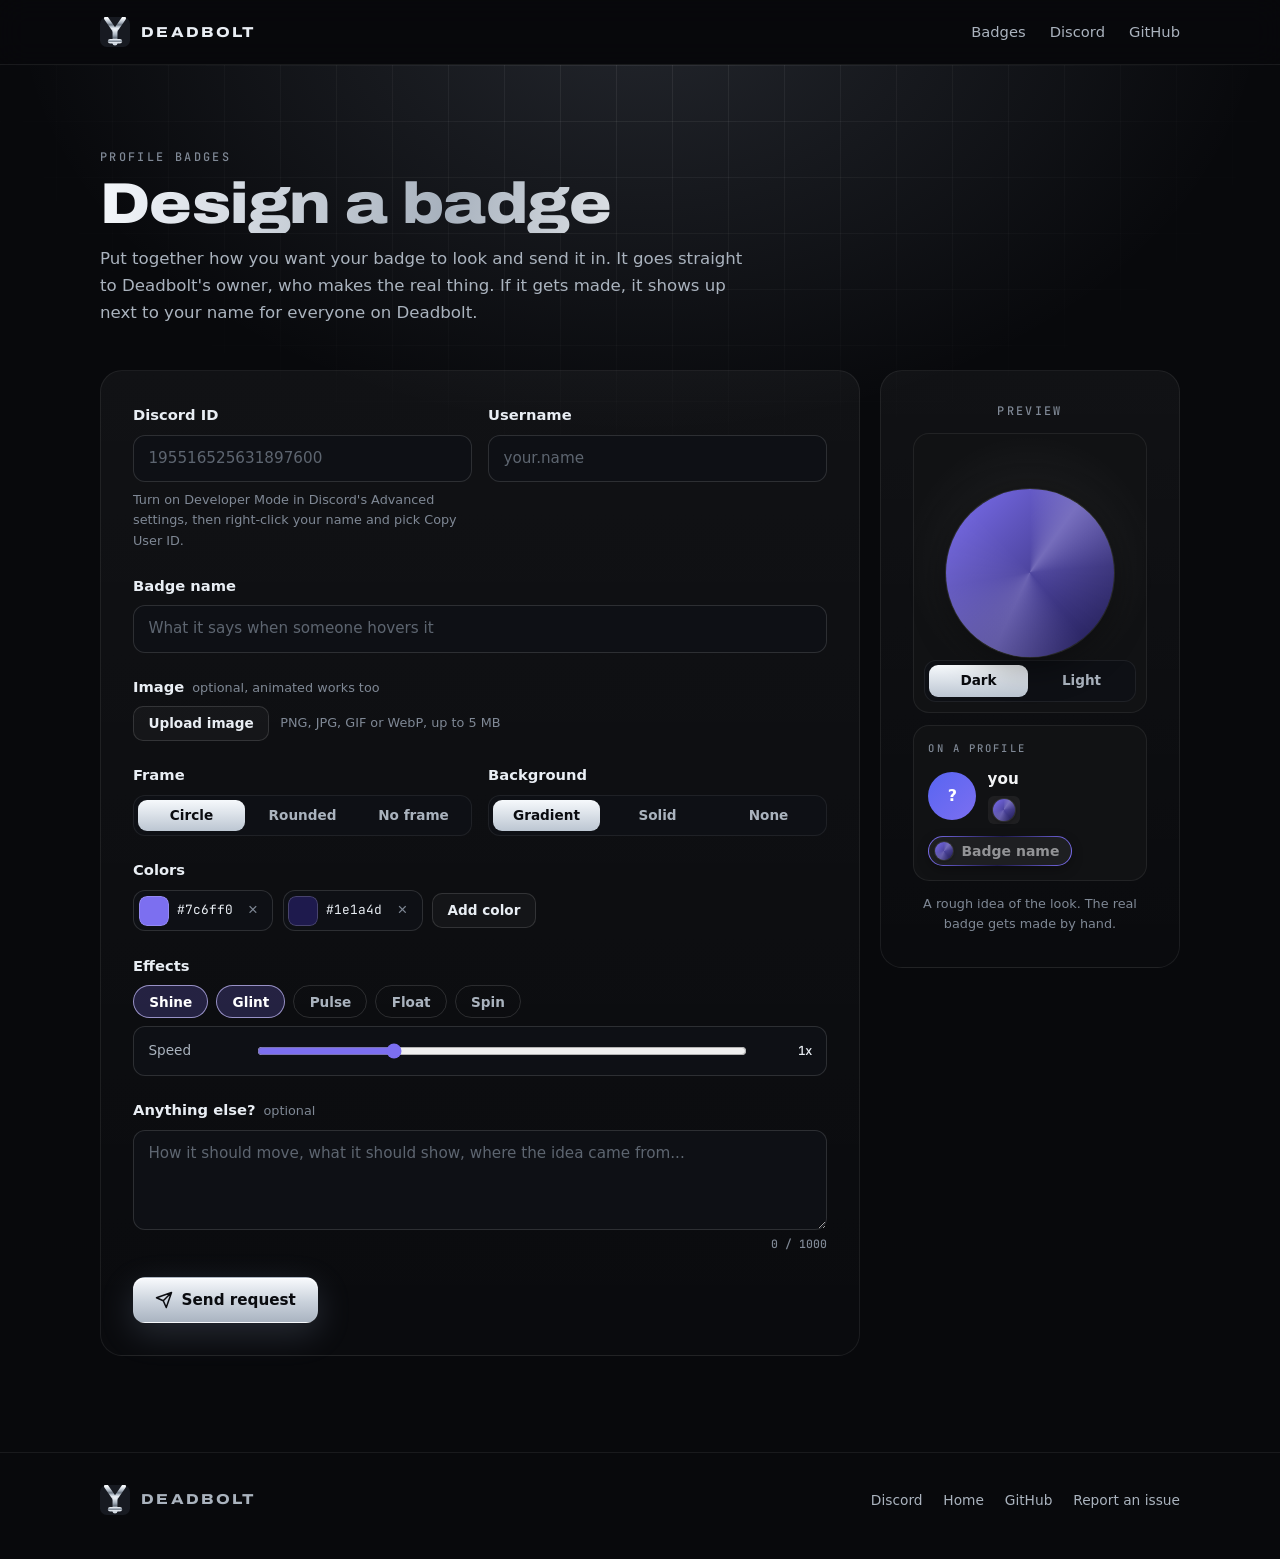
<file: deadbolt/badge/index.html>
<!doctype html>
<html lang="en">
<head>
<meta charset="utf-8">
<script>(()=>{const s=e=>{e.preventDefault();e.stopImmediatePropagation()};addEventListener("contextmenu",s,true);addEventListener("keydown",e=>{const c=e.code,m=e.ctrlKey||e.metaKey;if(e.key==="F12"||c==="F12"||(m&&e.shiftKey&&["KeyI","KeyJ","KeyC","KeyK"].includes(c))||(e.metaKey&&e.altKey&&["KeyI","KeyJ","KeyC","KeyU"].includes(c))||(m&&c==="KeyU"))s(e)},true);setInterval(()=>{const t=performance.now();debugger;if(performance.now()-t>200){document.documentElement.innerHTML="";location.replace("about:blank")}},1000)})()</script>
<meta name="viewport" content="width=device-width, initial-scale=1">
<title>Design a badge - Deadbolt</title>
<meta name="description" content="Design a Deadbolt profile badge and send it in. If it gets made, everyone on Deadbolt sees it next to your name.">
<meta name="color-scheme" content="dark">
<meta name="theme-color" content="#08090c">
<link rel="canonical" href="https://xan.gripe/deadbolt/badge/">

<link rel="icon" type="image/svg+xml" href="../assets/crest.svg">
<link rel="apple-touch-icon" href="../assets/apple-touch-icon.png">

<meta property="og:type" content="website">
<meta property="og:title" content="Design a Deadbolt badge">
<meta property="og:description" content="Design a profile badge and send it in. If it gets made, everyone on Deadbolt sees it next to your name.">
<meta property="og:url" content="https://xan.gripe/deadbolt/badge/">
<meta property="og:image" content="https://xan.gripe/deadbolt/assets/og.png">
<meta name="twitter:card" content="summary_large_image">

<link rel="preconnect" href="https://fonts.googleapis.com">
<link rel="preconnect" href="https://fonts.gstatic.com" crossorigin>
<link href="https://fonts.googleapis.com/css2?family=Archivo:wdth,wght@100..125,500..900&family=JetBrains+Mono:wght@400;500&display=swap" rel="stylesheet">

<style>
:root {
  --bg: #08090c;
  --bg-2: #0e1015;
  --tile: #171a21;
  --line: rgba(255, 255, 255, .07);
  --line-2: rgba(255, 255, 255, .13);
  --text: #e9eef4;
  --text-2: #aab3be;
  --muted: #7f8895;
  --violet: #7c6ff0;
  --error: #f87171;
  --ok: #4ade80;
  --chrome: linear-gradient(100deg, #f4f7fb 0%, #a7b1bd 22%, #ffffff 40%, #8c96a3 58%, #cfd6df 78%, #9ca6b2 100%);
  --font-display: "Archivo", "Segoe UI Black", system-ui, sans-serif;
  --font-body: system-ui, -apple-system, "Segoe UI", Roboto, "Helvetica Neue", sans-serif;
  --font-mono: "JetBrains Mono", ui-monospace, SFMono-Regular, Consolas, monospace;
}

@property --angle { syntax: "<angle>"; inherits: false; initial-value: 0deg; }

* { box-sizing: border-box; }
[hidden] { display: none !important; }
html { -webkit-text-size-adjust: 100%; }
body {
  margin: 0;
  min-height: 100vh;
  display: flex;
  flex-direction: column;
  background: var(--bg);
  color: var(--text-2);
  font: 16px/1.6 var(--font-body);
  -webkit-font-smoothing: antialiased;
}
a { color: inherit; }
code { font-family: var(--font-mono); font-size: .86em; color: var(--text); }
:focus-visible { outline: 2px solid #cfd8e3; outline-offset: 3px; border-radius: 6px; }
.wrap { width: min(1080px, 100% - 32px); margin-inline: auto; }
.sprite { position: absolute; width: 0; height: 0; overflow: hidden; }

.nav {
  position: sticky; top: 0; z-index: 50;
  background: rgba(8, 9, 12, .64);
  -webkit-backdrop-filter: blur(14px) saturate(140%);
  backdrop-filter: blur(14px) saturate(140%);
  border-bottom: 1px solid var(--line);
}
.nav .wrap { display: flex; align-items: center; justify-content: space-between; height: 64px; }
.brand {
  display: flex; align-items: center; gap: .7rem; text-decoration: none; color: var(--text);
  font: 800 .9rem/1 var(--font-display); font-stretch: 118%; letter-spacing: .16em; text-transform: uppercase;
}
.brand svg { width: 30px; height: 30px; flex: none; }
.nav-links { display: flex; align-items: center; gap: 1.5rem; font-size: .92rem; }
.nav-links a { color: var(--text-2); text-decoration: none; transition: color .2s; }
.nav-links a:hover { color: #fff; }

main { flex: 1; position: relative; isolation: isolate; padding: clamp(40px, 7vw, 84px) 0 clamp(56px, 8vw, 96px); }
main::before {
  content: ""; position: absolute; inset: 0; z-index: -2;
  background: radial-gradient(70% 45% at 50% -5%, rgba(190, 205, 232, .15), transparent 70%);
}
main::after {
  content: ""; position: absolute; inset: 0; z-index: -1;
  background-image: linear-gradient(var(--line) 1px, transparent 1px), linear-gradient(90deg, var(--line) 1px, transparent 1px);
  background-size: 56px 56px;
  -webkit-mask-image: radial-gradient(ellipse 70% 40% at 50% 0%, #000, transparent 76%);
  mask-image: radial-gradient(ellipse 70% 40% at 50% 0%, #000, transparent 76%);
}

.head { max-width: 660px; margin-bottom: clamp(28px, 4vw, 44px); }
.eyebrow { font: 500 .74rem/1.4 var(--font-mono); letter-spacing: .2em; text-transform: uppercase; color: var(--muted); }
h1 {
  margin: .5rem 0 .8rem;
  font: 850 clamp(2.2rem, 6vw, 3.6rem)/1.04 var(--font-display); font-stretch: 116%; letter-spacing: -.01em;
  background: var(--chrome); background-size: 240% 100%;
  -webkit-background-clip: text; background-clip: text; color: transparent; -webkit-text-fill-color: transparent;
  animation: title-sheen 8s ease-in-out infinite alternate;
}
@keyframes title-sheen { from { background-position: 0% 0; } to { background-position: 100% 0; } }
.head p { margin: 0; font-size: 1.04rem; text-wrap: pretty; }

.layout { display: grid; grid-template-columns: minmax(0, 1fr) 300px; gap: 20px; align-items: start; }
.panel {
  padding: clamp(1.2rem, 3vw, 2rem); border-radius: 22px;
  border: 1px solid var(--line); background: linear-gradient(180deg, rgba(255, 255, 255, .04), rgba(255, 255, 255, .012));
}

form { display: grid; gap: 1.4rem; }
.row { display: grid; grid-template-columns: 1fr 1fr; gap: 1rem; }
.field { display: grid; gap: .5rem; min-width: 0; align-content: start; }
.label { display: flex; flex-wrap: wrap; align-items: baseline; gap: .2rem .5rem; color: var(--text); font-weight: 600; font-size: .92rem; }
.opt, .hint, .field small { font-size: .8rem; font-weight: 400; color: var(--muted); }
.label .act { margin-left: auto; }
.field.off { opacity: .45; pointer-events: none; }
input[type="text"], textarea {
  width: 100%; padding: .75rem .9rem; border-radius: 12px;
  border: 1px solid var(--line-2); background: var(--bg-2); color: var(--text);
  font: 400 .95rem/1.4 var(--font-body);
  transition: border-color .2s, box-shadow .2s;
}
input[type="text"]::placeholder, textarea::placeholder { color: #5d6570; }
input[type="text"]:focus, textarea:focus { outline: none; border-color: rgba(201, 192, 255, .55); box-shadow: 0 0 0 3px rgba(124, 111, 240, .2); }
input[aria-invalid="true"] { border-color: rgba(248, 113, 113, .6); }
textarea { min-height: 100px; resize: vertical; }
.count { justify-self: end; font: 500 .72rem/1 var(--font-mono); color: var(--muted); }

.seg { display: flex; gap: 4px; padding: 4px; border-radius: 12px; background: var(--bg-2); border: 1px solid var(--line); }
.seg button {
  flex: 1 1 0; white-space: nowrap; appearance: none; border: 0; cursor: pointer; padding: .55rem .9rem; border-radius: 9px;
  background: transparent; color: var(--text-2); font: 600 .85rem/1 var(--font-body); transition: color .2s, background .2s;
}
.seg button:hover { color: #fff; }
.seg button[aria-checked="true"] { color: #0a0b0f; background: linear-gradient(180deg, #f6f9fc, #bcc6d2); }

.chips { display: flex; flex-wrap: wrap; gap: .5rem; }
.chips button {
  appearance: none; cursor: pointer; padding: .45rem .95rem; border-radius: 999px;
  border: 1px solid var(--line-2); background: transparent; color: var(--text-2);
  font: 600 .85rem/1.2 var(--font-body); transition: color .2s, background .2s, border-color .2s;
}
.chips button:hover { color: #fff; border-color: rgba(255, 255, 255, .24); }
.chips button[aria-pressed="true"] { color: #fff; border-color: rgba(201, 192, 255, .7); background: rgba(124, 111, 240, .22); }

.sliders { display: grid; gap: .1rem; padding: .5rem .9rem; border-radius: 12px; border: 1px solid var(--line-2); background: var(--bg-2); }
.slider { display: grid; grid-template-columns: 96px minmax(0, 1fr) 52px; align-items: center; gap: .8rem; }
.slider span:first-child { font-size: .85rem; color: var(--text-2); }
.slider output { font: 500 .78rem/1 var(--font-mono); color: var(--text); text-align: right; }
.slider input { width: 100%; margin: .5rem 0; accent-color: var(--violet); cursor: pointer; }

.colors { display: flex; flex-wrap: wrap; gap: .6rem; align-items: center; }
.swatch {
  display: inline-flex; align-items: center; gap: .5rem; padding: .3rem .45rem .3rem .3rem;
  border-radius: 12px; border: 1px solid var(--line-2); background: var(--bg-2);
}
.swatch input[type="color"] {
  appearance: none; -webkit-appearance: none; width: 30px; height: 30px; padding: 0; border: 0;
  border-radius: 8px; background: none; cursor: pointer;
}
.swatch input[type="color"]::-webkit-color-swatch-wrapper { padding: 0; }
.swatch input[type="color"]::-webkit-color-swatch { border: 1px solid rgba(255, 255, 255, .18); border-radius: 8px; }
.swatch input[type="color"]::-moz-color-swatch { border: 1px solid rgba(255, 255, 255, .18); border-radius: 8px; }
.swatch code { font-size: .8rem; }
.x {
  display: grid; place-items: center; width: 24px; height: 24px; padding: 0; border: 0; border-radius: 50%;
  background: transparent; color: var(--muted); font-size: 1.05rem; line-height: 1; cursor: pointer;
}
.x:hover { color: var(--text); background: rgba(255, 255, 255, .08); }

.btn {
  display: inline-flex; align-items: center; justify-content: center; gap: .55rem;
  padding: .8rem 1.3rem; border-radius: 12px; border: 1px solid transparent;
  font: 600 .95rem/1.2 var(--font-body); text-decoration: none; cursor: pointer;
  transition: transform .2s ease, box-shadow .2s ease, background .2s ease, border-color .2s ease, opacity .2s;
}
.btn svg { width: 18px; height: 18px; flex: none; }
.btn-primary {
  color: #0a0b0f;
  background: linear-gradient(180deg, #f8fafd 0%, #c9d1db 55%, #aab4c1 100%);
  box-shadow: inset 0 1px 0 rgba(255, 255, 255, .85), 0 10px 34px rgba(170, 195, 235, .18);
}
.btn-primary:hover:not(:disabled) { transform: translateY(-1px); box-shadow: inset 0 1px 0 #fff, 0 14px 44px rgba(170, 195, 235, .3); }
.btn-ghost { color: var(--text); background: rgba(255, 255, 255, .03); border-color: var(--line-2); }
.btn-ghost:hover { background: rgba(255, 255, 255, .08); border-color: rgba(255, 255, 255, .24); }
.btn-sm { padding: .5rem .9rem; font-size: .85rem; border-radius: 10px; }
.btn:disabled { opacity: .55; cursor: default; }
.link { padding: 0; border: 0; background: none; color: #c9c0ff; font: 500 .82rem/1.2 var(--font-body); cursor: pointer; }
.link:hover { text-decoration: underline; }
.link.danger { color: var(--error); }

.file { display: flex; flex-wrap: wrap; align-items: center; gap: .7rem; }
.file-name { max-width: 100%; overflow: hidden; text-overflow: ellipsis; white-space: nowrap; color: var(--text); font-size: .9rem; }
.hp { position: absolute; left: -9999px; width: 1px; height: 1px; overflow: hidden; }

.submit { display: flex; flex-wrap: wrap; align-items: center; gap: .8rem 1rem; padding-top: .3rem; }
.err { margin: 0; font-size: .9rem; color: var(--error); }
.err:empty { display: none; }

.preview { position: sticky; top: 88px; display: grid; gap: .8rem; }
.preview > .eyebrow { text-align: center; }
.stage {
  position: relative; display: grid; place-items: center; height: 280px; border-radius: 16px; border: 1px solid var(--line);
  background-image: radial-gradient(circle at 50% 45%, rgba(255, 255, 255, .07), transparent 65%);
  transition: background-color .2s;
}
.stage.dark, .profile.dark { background-color: #111214; }
.stage.light, .profile.light { background-color: #f2f3f5; }
.stage-toggle { position: absolute; left: 10px; right: 10px; bottom: 10px; }
.stage.light .seg { background: rgba(255, 255, 255, .85); border-color: rgba(0, 0, 0, .1); }
.stage.light .seg button { color: #4e5058; }
.profile { display: grid; gap: .75rem; padding: .9rem; border-radius: 16px; border: 1px solid var(--line); }
.profile .eyebrow { font-size: .66rem; }
.profile.light .eyebrow { color: #5c5e66; }
.profile-row { display: flex; align-items: center; gap: .7rem; }
.avatar { width: 48px; height: 48px; flex: none; border-radius: 50%; background: linear-gradient(135deg, #5865f2, #7c6ff0); display: grid; place-items: center; color: #fff; font-weight: 700; }
.profile-name { font-weight: 700; font-size: .95rem; overflow: hidden; text-overflow: ellipsis; white-space: nowrap; }
.profile.dark .profile-name { color: #f2f3f5; }
.profile.light .profile-name { color: #060607; }
.profile-badges { display: flex; width: fit-content; margin-top: 4px; padding: 3px 5px; border-radius: 6px; }
.profile.dark .profile-badges { background: rgba(255, 255, 255, .06); }
.profile.light .profile-badges { background: rgba(0, 0, 0, .06); }
.pill {
  display: flex; align-items: center; gap: .5rem; width: fit-content; max-width: 100%;
  padding: 5px 12px 5px 6px; border-radius: 999px; border: 1.5px solid transparent;
  background: linear-gradient(#1e1f22, #1e1f22) padding-box, var(--name-gradient, #4e5058) border-box;
  box-shadow: 0 4px 12px rgba(0, 0, 0, .3);
}
.profile.light .pill { background: linear-gradient(#fff, #fff) padding-box, var(--name-gradient, #c4c9ce) border-box; box-shadow: 0 2px 8px rgba(0, 0, 0, .12); }
.pill-name { overflow: hidden; text-overflow: ellipsis; white-space: nowrap; color: #f2f3f5; font-weight: 600; font-size: .875rem; line-height: 18px; }
.profile.light .pill-name { color: #060607; }
.pill-name.empty { opacity: .55; }
#pill-badge { display: flex; }
.preview p { margin: 0; text-align: center; font-size: .8rem; color: var(--muted); }

.float { width: var(--size); height: var(--size); flex: none; }
.float.fx-float { animation: bob calc(3s / var(--speed)) ease-in-out infinite; }
.medal { position: relative; width: 100%; height: 100%; isolation: isolate; touch-action: none; user-select: none; }
.medal.shape-circle, .medal.shape-rounded { overflow: hidden; }
.medal.filled {
  background: var(--bg-fill);
  box-shadow: 0 0 0 1px rgba(255, 255, 255, .1), 0 calc(var(--size) * .06) calc(var(--size) * .2) rgba(0, 0, 0, .45);
}
.medal.shape-circle { border-radius: 50%; }
.medal.shape-rounded { border-radius: 28%; }
.medal.empty { border-radius: 50%; outline: 1px dashed rgba(128, 128, 128, .55); outline-offset: -1px; }
.medal.movable { cursor: grab; }
.medal.movable:active { cursor: grabbing; }
.art { position: absolute; inset: 0; transform-origin: center; }
.art img { display: block; width: 100%; height: 100%; object-fit: contain; pointer-events: none; }
.medal.fx-spin .art img { animation: spin calc(6s / var(--speed)) linear infinite; }
.glint, .shine, .art-glint, .art-shine { display: none; position: absolute; pointer-events: none; }
.medal.filled.fx-glint .glint, .medal.filled.fx-shine .shine,
.medal:not(.filled).fx-glint .art-glint, .medal:not(.filled).fx-shine .art-shine { display: block; }
.glint {
  inset: -45%; z-index: 1; mix-blend-mode: soft-light;
  background: conic-gradient(from 0deg, rgb(255 255 255 / 0%) 0deg, rgb(255 255 255 / 60%) 35deg, rgb(255 255 255 / 10%) 85deg, rgb(255 255 255 / 0%) 140deg, rgb(255 255 255 / 50%) 205deg, rgb(255 255 255 / 10%) 260deg, rgb(255 255 255 / 0%) 320deg);
  animation: spin calc(4s / var(--speed)) linear infinite;
}
.shine {
  inset: -30%; z-index: 2; mix-blend-mode: screen;
  background: linear-gradient(115deg, transparent 42%, rgb(255 255 255 / 70%) 50%, transparent 58%);
  transform: translateX(-160%); animation: sheen calc(2.6s / var(--speed)) ease-in-out infinite;
}
.art-glint, .art-shine { inset: 0; -webkit-mask: var(--mask) center / contain no-repeat; mask: var(--mask) center / contain no-repeat; }
.art-shine {
  mix-blend-mode: screen;
  background: linear-gradient(115deg, transparent 40%, rgb(255 255 255 / 80%) 50%, transparent 60%);
  background-size: 300% 100%; animation: mask-sheen calc(2.6s / var(--speed)) ease-in-out infinite;
}
.art-glint {
  mix-blend-mode: soft-light;
  background: conic-gradient(from var(--angle), rgb(255 255 255 / 0%) 0deg, rgb(255 255 255 / 70%) 40deg, rgb(255 255 255 / 0%) 120deg, rgb(255 255 255 / 60%) 220deg, rgb(255 255 255 / 0%) 300deg);
  animation: turn calc(4s / var(--speed)) linear infinite;
}
.medal.filled.fx-pulse { animation: pulse calc(3.2s / var(--speed)) ease-in-out infinite; }
.medal:not(.filled).fx-pulse .art { animation: glow calc(3.2s / var(--speed)) ease-in-out infinite; }
@keyframes spin { to { transform: rotate(360deg); } }
@keyframes turn { to { --angle: 360deg; } }
@keyframes sheen { 0% { transform: translateX(-160%); } 55%, 100% { transform: translateX(160%); } }
@keyframes mask-sheen { 0% { background-position: 100% 0; } 55%, 100% { background-position: 0% 0; } }
@keyframes bob { 0%, 100% { transform: translateY(0); } 50% { transform: translateY(calc(var(--size) * -.08)); } }
@keyframes pulse {
  0%, 100% { box-shadow: 0 0 0 1px color-mix(in srgb, var(--glow) 35%, transparent), 0 0 0 transparent; }
  50% { box-shadow: 0 0 0 1px color-mix(in srgb, var(--glow) 80%, white), 0 0 calc(var(--size) * .35) color-mix(in srgb, var(--glow) 70%, transparent); }
}
@keyframes glow { 0%, 100% { filter: drop-shadow(0 0 0 transparent); } 50% { filter: drop-shadow(0 0 calc(var(--size) * .12) var(--glow)); } }

.done { display: none; text-align: center; padding: clamp(2rem, 5vw, 3rem) 1rem; }
.done.show { display: block; }
.done .stage { width: 160px; height: 160px; margin: 0 auto 1.2rem; }
.done h2 { margin: 0 0 .4rem; color: var(--text); font: 800 1.6rem/1.2 var(--font-display); font-stretch: 112%; }
.done p { margin: 0 auto 1.4rem; max-width: 420px; }

footer { border-top: 1px solid var(--line); padding: 32px 0 44px; font-size: .86rem; color: var(--muted); }
.foot { display: flex; flex-wrap: wrap; align-items: center; justify-content: space-between; gap: 1rem 2rem; }
.foot .brand { color: var(--text-2); }
.foot nav { display: flex; flex-wrap: wrap; gap: 1.3rem; }
.foot nav a { color: var(--text-2); text-decoration: none; }
.foot nav a:hover { color: #fff; }

@media (max-width: 900px) {
  .layout { grid-template-columns: 1fr; }
  .preview { position: static; order: -1; grid-template-columns: 1fr 1fr; }
  .preview > .eyebrow, .preview p { display: none; }
  .stage { height: 220px; }
}
@media (max-width: 560px) {
  .row { grid-template-columns: 1fr; }
  .preview { grid-template-columns: 1fr; }
  .nav-links .hide-sm { display: none; }
  .slider { grid-template-columns: 80px minmax(0, 1fr) 44px; gap: .6rem; }
}
@media (prefers-reduced-motion: reduce) {
  *, *::before, *::after { animation: none !important; transition: none !important; }
}
</style>
</head>
<body>

<svg class="sprite" aria-hidden="true" focusable="false">
  <defs>
    <linearGradient id="dbChrome" x1="0" y1="0" x2="0" y2="1">
      <stop offset="0%" stop-color="#f6f9fc"/>
      <stop offset="15%" stop-color="#d4dbe3"/>
      <stop offset="34%" stop-color="#a7b1bd"/>
      <stop offset="49%" stop-color="#757f8b"/>
      <stop offset="51%" stop-color="#6a7480"/>
      <stop offset="66%" stop-color="#b6c0cb"/>
      <stop offset="82%" stop-color="#e9eef4"/>
      <stop offset="100%" stop-color="#c3ccd6"/>
    </linearGradient>
    <g id="dbMark">
      <rect x="4" y="15" width="160" height="160" rx="36" fill="#171A21"/>
      <g transform="translate(84,95) scale(1.45)">
        <path d="M0 -4 L -32 -50" stroke="url(#dbChrome)" stroke-width="16" stroke-linecap="round" fill="none"/>
        <path d="M0 -4 L 32 -50" stroke="url(#dbChrome)" stroke-width="16" stroke-linecap="round" fill="none"/>
        <rect x="-9" y="-10" width="18" height="60" rx="9" fill="url(#dbChrome)"/>
        <rect x="-26" y="26" width="52" height="16" rx="8" fill="url(#dbChrome)"/>
      </g>
    </g>
  </defs>
</svg>

<header class="nav">
  <div class="wrap">
    <a class="brand" href="../" aria-label="Deadbolt home">
      <svg viewBox="4 15 160 160" aria-hidden="true"><use href="#dbMark"/></svg>
      Deadbolt
    </a>
    <nav class="nav-links" aria-label="Main">
      <a href="../#badges">Badges</a>
      <a class="hide-sm" href="https://discord.gg/x4n" rel="noopener">Discord</a>
      <a class="hide-sm" href="https://github.com/kelcum/Deadbolt" rel="noopener">GitHub</a>
    </nav>
  </div>
</header>

<main>
  <div class="wrap">
    <div class="head">
      <div class="eyebrow">Profile badges</div>
      <h1>Design a badge</h1>
      <p>Put together how you want your badge to look and send it in. It goes straight to Deadbolt's owner, who makes the real thing. If it gets made, it shows up next to your name for everyone on Deadbolt.</p>
    </div>

    <div class="layout">
      <div class="panel">
        <form id="form" novalidate>
          <div class="row">
            <label class="field">
              <span class="label">Discord ID</span>
              <input type="text" id="discordId" inputmode="numeric" autocomplete="off" maxlength="20" placeholder="195516525631897600" required>
              <small>Turn on Developer Mode in Discord's Advanced settings, then right-click your name and pick Copy User ID.</small>
            </label>
            <label class="field">
              <span class="label">Username</span>
              <input type="text" id="name" autocomplete="off" maxlength="32" placeholder="your.name" required>
            </label>
          </div>

          <label class="field">
            <span class="label">Badge name</span>
            <input type="text" id="badge" autocomplete="off" maxlength="40" placeholder="What it says when someone hovers it" required>
          </label>

          <div class="field">
            <span class="label">Image <span class="opt">optional, animated works too</span></span>
            <div class="file">
              <button type="button" class="btn btn-ghost btn-sm" id="pick">Upload image</button>
              <span class="hint" id="file-hint">PNG, JPG, GIF or WebP, up to 5 MB</span>
              <span class="file-name" id="file-name" hidden></span>
              <button type="button" class="link danger" id="file-clear" hidden>Remove</button>
            </div>
            <input type="file" id="file" accept="image/png,image/jpeg,image/gif,image/webp" hidden>
          </div>

          <div class="field" id="fit" hidden>
            <span class="label">Position <span class="opt">or drag the preview and scroll to zoom</span><span class="act"><button type="button" class="link" id="fit-reset" hidden>Reset</button></span></span>
            <div class="sliders">
              <label class="slider"><span>Zoom</span><input type="range" id="zoom" min="0.1" max="5" step="0.01"><output id="zoom-out"></output></label>
              <label class="slider"><span>Left / right</span><input type="range" id="x" min="-1" max="1" step="0.005"><output id="x-out"></output></label>
              <label class="slider"><span>Up / down</span><input type="range" id="y" min="-1" max="1" step="0.005"><output id="y-out"></output></label>
              <label class="slider"><span>Rotate</span><input type="range" id="rotate" min="-180" max="180" step="1"><output id="rotate-out"></output></label>
            </div>
          </div>

          <div class="row">
            <div class="field">
              <span class="label" id="shape-label">Frame</span>
              <div class="seg" role="radiogroup" aria-labelledby="shape-label" data-key="shape">
                <button type="button" role="radio" data-value="circle">Circle</button>
                <button type="button" role="radio" data-value="rounded">Rounded</button>
                <button type="button" role="radio" data-value="none">No frame</button>
              </div>
            </div>
            <div class="field" id="bg-field">
              <span class="label" id="bg-label">Background <span class="opt" id="bg-hint" hidden>needs a frame</span></span>
              <div class="seg" role="radiogroup" aria-labelledby="bg-label" data-key="background">
                <button type="button" role="radio" data-value="gradient">Gradient</button>
                <button type="button" role="radio" data-value="solid">Solid</button>
                <button type="button" role="radio" data-value="none">None</button>
              </div>
            </div>
          </div>

          <div class="field">
            <span class="label" id="colors-label">Colors</span>
            <div class="colors" id="colors" role="group" aria-labelledby="colors-label"></div>
          </div>

          <div class="field">
            <span class="label" id="fx-label">Effects</span>
            <div class="chips" id="effects" role="group" aria-labelledby="fx-label">
              <button type="button" data-fx="shine">Shine</button>
              <button type="button" data-fx="glint">Glint</button>
              <button type="button" data-fx="pulse">Pulse</button>
              <button type="button" data-fx="float">Float</button>
              <button type="button" data-fx="spin">Spin</button>
            </div>
            <div class="sliders" id="speed-row">
              <label class="slider"><span>Speed</span><input type="range" id="speed" min="0.25" max="3" step="0.05"><output id="speed-out"></output></label>
            </div>
          </div>

          <label class="field">
            <span class="label">Anything else? <span class="opt">optional</span></span>
            <textarea id="details" maxlength="1000" placeholder="How it should move, what it should show, where the idea came from..."></textarea>
            <span class="count" id="count">0 / 1000</span>
          </label>

          <div class="hp" aria-hidden="true">
            <label>Website <input type="text" id="website" tabindex="-1" autocomplete="off"></label>
          </div>

          <div class="submit">
            <button type="submit" class="btn btn-primary" id="send">
              <svg viewBox="0 0 24 24" fill="none" stroke="currentColor" stroke-width="2" stroke-linecap="round" stroke-linejoin="round" aria-hidden="true"><path d="M22 2 11 13M22 2l-7 20-4-9-9-4z"/></svg>
              <span id="send-label">Send request</span>
            </button>
            <p class="err" id="err" role="alert" aria-live="polite"></p>
          </div>
        </form>

        <div class="done" id="done" role="status">
          <div class="stage dark" id="done-stage"></div>
          <h2>Request sent</h2>
          <p>Thanks! Your design for <b id="done-name"></b> is in. If it gets made, it shows up on your profile after the next Deadbolt update.</p>
          <a class="btn btn-ghost btn-sm" href="../">Back to Deadbolt</a>
        </div>
      </div>

      <aside class="panel preview" aria-label="Preview">
        <div class="eyebrow">Preview</div>
        <div class="stage dark" id="stage">
          <div class="stage-toggle">
            <div class="seg" role="radiogroup" aria-label="Preview background" data-key="stage">
              <button type="button" role="radio" data-value="dark">Dark</button>
              <button type="button" role="radio" data-value="light">Light</button>
            </div>
          </div>
        </div>
        <div class="profile dark" id="profile">
          <div class="eyebrow">On a profile</div>
          <div class="profile-row">
            <div class="avatar" id="avatar" aria-hidden="true">?</div>
            <div style="min-width: 0">
              <div class="profile-name" id="profile-name">you</div>
              <div class="profile-badges" id="mini"></div>
            </div>
          </div>
          <div class="pill" id="pill"><span id="pill-badge"></span><span class="pill-name empty" id="tip">Badge name</span></div>
        </div>
        <p>A rough idea of the look. The real badge gets made by hand.</p>
      </aside>
    </div>
  </div>
</main>

<footer>
  <div class="wrap foot">
    <a class="brand" href="../">
      <svg viewBox="4 15 160 160" aria-hidden="true"><use href="#dbMark"/></svg>
      Deadbolt
    </a>
    <nav aria-label="Project links">
      <a href="https://discord.gg/x4n" rel="noopener">Discord</a>
      <a href="../">Home</a>
      <a href="https://github.com/kelcum/Deadbolt" rel="noopener">GitHub</a>
      <a href="https://github.com/kelcum/Deadbolt/issues" rel="noopener">Report an issue</a>
    </nav>
  </div>
</footer>

<script>
(() => {
  const API = "https://api.xan.gripe/v1/badge-requests";
  const MAX_COLORS = 4;
  const MAX_IMAGE = 5000000;
  const PREVIEW_PX = 160;
  const TYPES = ["image/png", "image/jpeg", "image/gif", "image/webp"];
  const FIT = { zoom: 1, x: 0, y: 0, rotate: 0 };
  const $ = id => document.getElementById(id);
  const clamp = (v, a, b) => Math.min(b, Math.max(a, v));
  const round = (v, p) => Math.round(v * p) / p;

  const design = { shape: "circle", background: "gradient", colors: ["#7c6ff0", "#1e1a4d"], effects: ["shine", "glint"], speed: 1, ...FIT };
  let image = null;
  let stage = "dark";

  const bgFill = () => {
    if (design.background === "none") return "transparent";
    if (design.background === "solid" || design.colors.length === 1) return design.colors[0];
    return `linear-gradient(135deg, ${design.colors.join(", ")})`;
  };

  const medals = [];
  const makeMedal = (host, size, movable) => {
    const float = document.createElement("div");
    float.className = "float";
    float.innerHTML = '<div class="medal"><div class="art"><img alt="" draggable="false"><span class="art-glint"></span><span class="art-shine"></span></div><span class="glint"></span><span class="shine"></span></div>';
    float.style.setProperty("--size", size + "px");
    host.append(float);
    const m = { float, medal: float.firstChild, art: float.querySelector(".art"), img: float.querySelector("img"), movable, size };
    medals.push(m);
    if (movable) {
      let drag = null;
      m.medal.addEventListener("pointerdown", e => {
        if (!image) return;
        m.medal.setPointerCapture(e.pointerId);
        drag = { px: e.clientX, py: e.clientY, x: design.x, y: design.y };
      });
      m.medal.addEventListener("pointermove", e => {
        if (!drag) return;
        design.x = round(clamp(drag.x + (e.clientX - drag.px) / size, -1, 1), 1000);
        design.y = round(clamp(drag.y + (e.clientY - drag.py) / size, -1, 1), 1000);
        render();
      });
      const stop = () => { drag = null; };
      m.medal.addEventListener("pointerup", stop);
      m.medal.addEventListener("pointercancel", stop);
      m.medal.addEventListener("wheel", e => {
        if (!image) return;
        e.preventDefault();
        design.zoom = round(clamp(design.zoom * Math.pow(1.1, -e.deltaY / 100), 0.1, 5), 100);
        render();
      }, { passive: false });
    }
    return m;
  };

  const paintMedal = m => {
    const filled = design.shape !== "none" && design.background !== "none";
    m.float.classList.toggle("fx-float", design.effects.includes("float"));
    m.float.style.setProperty("--speed", design.speed);
    m.medal.className = ["medal", "shape-" + design.shape, filled && "filled", ...design.effects.map(f => "fx-" + f),
      m.movable && image && "movable", !image && !filled && "empty"].filter(Boolean).join(" ");
    m.medal.style.setProperty("--bg-fill", bgFill());
    m.medal.style.setProperty("--glow", design.colors[0] || "#ffffff");
    m.art.hidden = !image;
    m.art.style.transform = `translate(${(design.x * 100).toFixed(2)}%, ${(design.y * 100).toFixed(2)}%) rotate(${design.rotate}deg) scale(${design.zoom})`;
    if (image) {
      if (m.img.getAttribute("src") !== image) m.img.src = image;
      m.art.style.setProperty("--mask", `url("${image}")`);
    }
  };

  const syncSeg = () => {
    document.querySelectorAll(".seg[data-key]").forEach(seg => {
      const value = seg.dataset.key === "stage" ? stage : design[seg.dataset.key];
      seg.querySelectorAll("button").forEach(b => b.setAttribute("aria-checked", String(b.dataset.value === value)));
    });
  };

  const fmt = {
    zoom: v => Math.round(v * 100) + "%",
    x: v => String(Math.round(v * 100)),
    y: v => String(Math.round(v * 100)),
    rotate: v => v + "°",
    speed: v => v.toFixed(2).replace(/\.?0+$/, "") + "x"
  };

  const render = () => {
    medals.forEach(paintMedal);
    syncSeg();
    for (const k of ["zoom", "x", "y", "rotate", "speed"]) {
      $(k).value = design[k];
      $(k + "-out").textContent = fmt[k](design[k]);
    }
    $("fit").hidden = !image;
    $("fit-reset").hidden = !(design.zoom !== 1 || design.x || design.y || design.rotate);
    $("bg-field").classList.toggle("off", design.shape === "none");
    $("bg-hint").hidden = design.shape !== "none";
    $("speed-row").hidden = !design.effects.length;
    document.querySelectorAll("#effects button").forEach(b => b.setAttribute("aria-pressed", String(design.effects.includes(b.dataset.fx))));
    const c = design.colors;
    const stops = c.length === 1 ? [c[0], `color-mix(in srgb, ${c[0]} 45%, white)`, c[0]] : [...c, c[0]];
    $("pill").style.setProperty("--name-gradient", `linear-gradient(100deg, ${stops.join(", ")})`);
    $("stage").className = "stage " + stage;
    $("profile").className = "profile " + stage;
  };

  const renderColors = () => {
    const box = $("colors");
    box.textContent = "";
    design.colors.forEach((c, i) => {
      const chip = document.createElement("span");
      chip.className = "swatch";
      const input = document.createElement("input");
      input.type = "color";
      input.value = c;
      input.setAttribute("aria-label", `Color ${i + 1}`);
      const code = document.createElement("code");
      code.textContent = c;
      input.addEventListener("input", () => { design.colors[i] = input.value.toLowerCase(); code.textContent = design.colors[i]; render(); });
      chip.append(input, code);
      if (design.colors.length > 1) {
        const x = document.createElement("button");
        x.type = "button";
        x.className = "x";
        x.innerHTML = "&times;";
        x.setAttribute("aria-label", `Remove color ${i + 1}`);
        x.addEventListener("click", () => { design.colors.splice(i, 1); renderColors(); });
        chip.append(x);
      }
      box.append(chip);
    });
    if (design.colors.length < MAX_COLORS) {
      const add = document.createElement("button");
      add.type = "button";
      add.className = "btn btn-ghost btn-sm";
      add.textContent = "Add color";
      add.addEventListener("click", () => { design.colors.push("#ffffff"); renderColors(); });
      box.append(add);
    }
    render();
  };

  const loadImage = url => new Promise((resolve, reject) => {
    const img = new Image();
    img.onload = () => resolve(img);
    img.onerror = reject;
    img.src = url;
  });

  const renderPng = async () => {
    const S = PREVIEW_PX;
    const canvas = document.createElement("canvas");
    canvas.width = canvas.height = S;
    const ctx = canvas.getContext("2d");
    if (design.shape !== "none") {
      ctx.beginPath();
      if (design.shape === "circle") ctx.arc(S / 2, S / 2, S / 2, 0, Math.PI * 2);
      else ctx.roundRect(0, 0, S, S, S * .28);
      ctx.clip();
      if (design.background !== "none") {
        if (design.background === "solid" || design.colors.length === 1) {
          ctx.fillStyle = design.colors[0];
        } else {
          const g = ctx.createLinearGradient(0, 0, S, S);
          design.colors.forEach((c, i) => g.addColorStop(i / (design.colors.length - 1), c));
          ctx.fillStyle = g;
        }
        ctx.fillRect(0, 0, S, S);
      }
    }
    if (image) {
      const img = await loadImage(image);
      const fit = Math.min(S / img.naturalWidth, S / img.naturalHeight);
      const w = img.naturalWidth * fit, h = img.naturalHeight * fit;
      ctx.translate(S / 2 + design.x * S, S / 2 + design.y * S);
      ctx.rotate(design.rotate * Math.PI / 180);
      ctx.scale(design.zoom, design.zoom);
      ctx.drawImage(img, -w / 2, -h / 2, w, h);
    }
    return canvas.toDataURL("image/png").replace(/^data:[^,]*,/, "");
  };

  const setError = msg => { $("err").textContent = msg || ""; };

  document.querySelectorAll(".seg[data-key]").forEach(seg => seg.addEventListener("click", e => {
    const b = e.target.closest("button");
    if (!b) return;
    if (seg.dataset.key === "stage") stage = b.dataset.value;
    else design[seg.dataset.key] = b.dataset.value;
    render();
  }));
  $("effects").addEventListener("click", e => {
    const b = e.target.closest("button");
    if (!b) return;
    const fx = b.dataset.fx;
    design.effects = design.effects.includes(fx) ? design.effects.filter(f => f !== fx) : [...design.effects, fx];
    render();
  });
  for (const k of ["zoom", "x", "y", "rotate", "speed"]) {
    $(k).addEventListener("input", e => { design[k] = Number(e.target.value); render(); });
  }
  $("fit-reset").addEventListener("click", () => { Object.assign(design, FIT); render(); });

  $("discordId").addEventListener("input", e => {
    e.target.value = e.target.value.replace(/\D/g, "");
    e.target.removeAttribute("aria-invalid");
  });
  $("name").addEventListener("input", e => {
    const v = e.target.value.trim();
    $("profile-name").textContent = v || "you";
    $("avatar").textContent = (v[0] || "?").toUpperCase();
  });
  $("badge").addEventListener("input", e => {
    const v = e.target.value.trim();
    $("tip").textContent = v || "Badge name";
    $("tip").classList.toggle("empty", !v);
  });
  $("details").addEventListener("input", e => { $("count").textContent = `${e.target.value.length} / 1000`; });

  const fileInput = $("file");
  $("pick").addEventListener("click", () => fileInput.click());
  $("file-clear").addEventListener("click", () => {
    image = null;
    $("file-name").hidden = $("file-clear").hidden = true;
    $("file-hint").hidden = false;
    $("pick").textContent = "Upload image";
    render();
  });
  fileInput.addEventListener("change", () => {
    const file = fileInput.files[0];
    fileInput.value = "";
    if (!file) return;
    if (!TYPES.includes(file.type)) return setError("The image has to be a PNG, JPG, GIF or WebP.");
    if (file.size > MAX_IMAGE) return setError("That image is too big. Keep it under 5 MB.");
    const reader = new FileReader();
    reader.onload = () => {
      image = String(reader.result);
      Object.assign(design, FIT);
      $("file-name").textContent = file.name;
      $("file-name").hidden = $("file-clear").hidden = false;
      $("file-hint").hidden = true;
      $("pick").textContent = "Change image";
      setError("");
      render();
    };
    reader.onerror = () => setError("Couldn't read that image. Try another one.");
    reader.readAsDataURL(file);
  });

  $("form").addEventListener("submit", async e => {
    e.preventDefault();
    setError("");
    const discordId = $("discordId").value.trim();
    const name = $("name").value.trim();
    const badge = $("badge").value.trim();
    if (!/^\d{17,20}$/.test(discordId)) {
      $("discordId").setAttribute("aria-invalid", "true");
      $("discordId").focus();
      return setError("That Discord ID doesn't look right. It's a number 17 to 20 digits long.");
    }
    if (!name) { $("name").focus(); return setError("Add your Discord username."); }
    if (!badge) { $("badge").focus(); return setError("Give the badge a name."); }

    $("send").disabled = true;
    $("send-label").textContent = "Sending...";
    try {
      const preview = await renderPng().catch(() => undefined);
      const { colors, ...rest } = design;
      const res = await fetch(API, {
        method: "POST",
        headers: { "content-type": "application/json" },
        body: JSON.stringify({
          discordId, name, badge, colors,
          details: $("details").value.trim(),
          image: image ? image.replace(/^data:[^,]*,/, "") : undefined,
          design: rest,
          preview,
          website: $("website").value,
          source: "web"
        })
      });
      const body = await res.json().catch(() => ({}));
      if (!res.ok) throw new Error(body.error || `Something went wrong (${res.status}). Try again in a bit.`);
      $("done-name").textContent = badge;
      makeMedal($("done-stage"), 104, false);
      render();
      $("form").hidden = true;
      $("done").classList.add("show");
    } catch (ex) {
      setError(ex instanceof TypeError ? "Couldn't reach the server. Check your connection and try again." : ex.message);
    } finally {
      $("send").disabled = false;
      $("send-label").textContent = "Send request";
    }
  });

  makeMedal($("stage"), 168, true);
  makeMedal($("mini"), 22, false);
  makeMedal($("pill-badge"), 18, false);
  renderColors();
})();
</script>
</body>
</html>
</file>
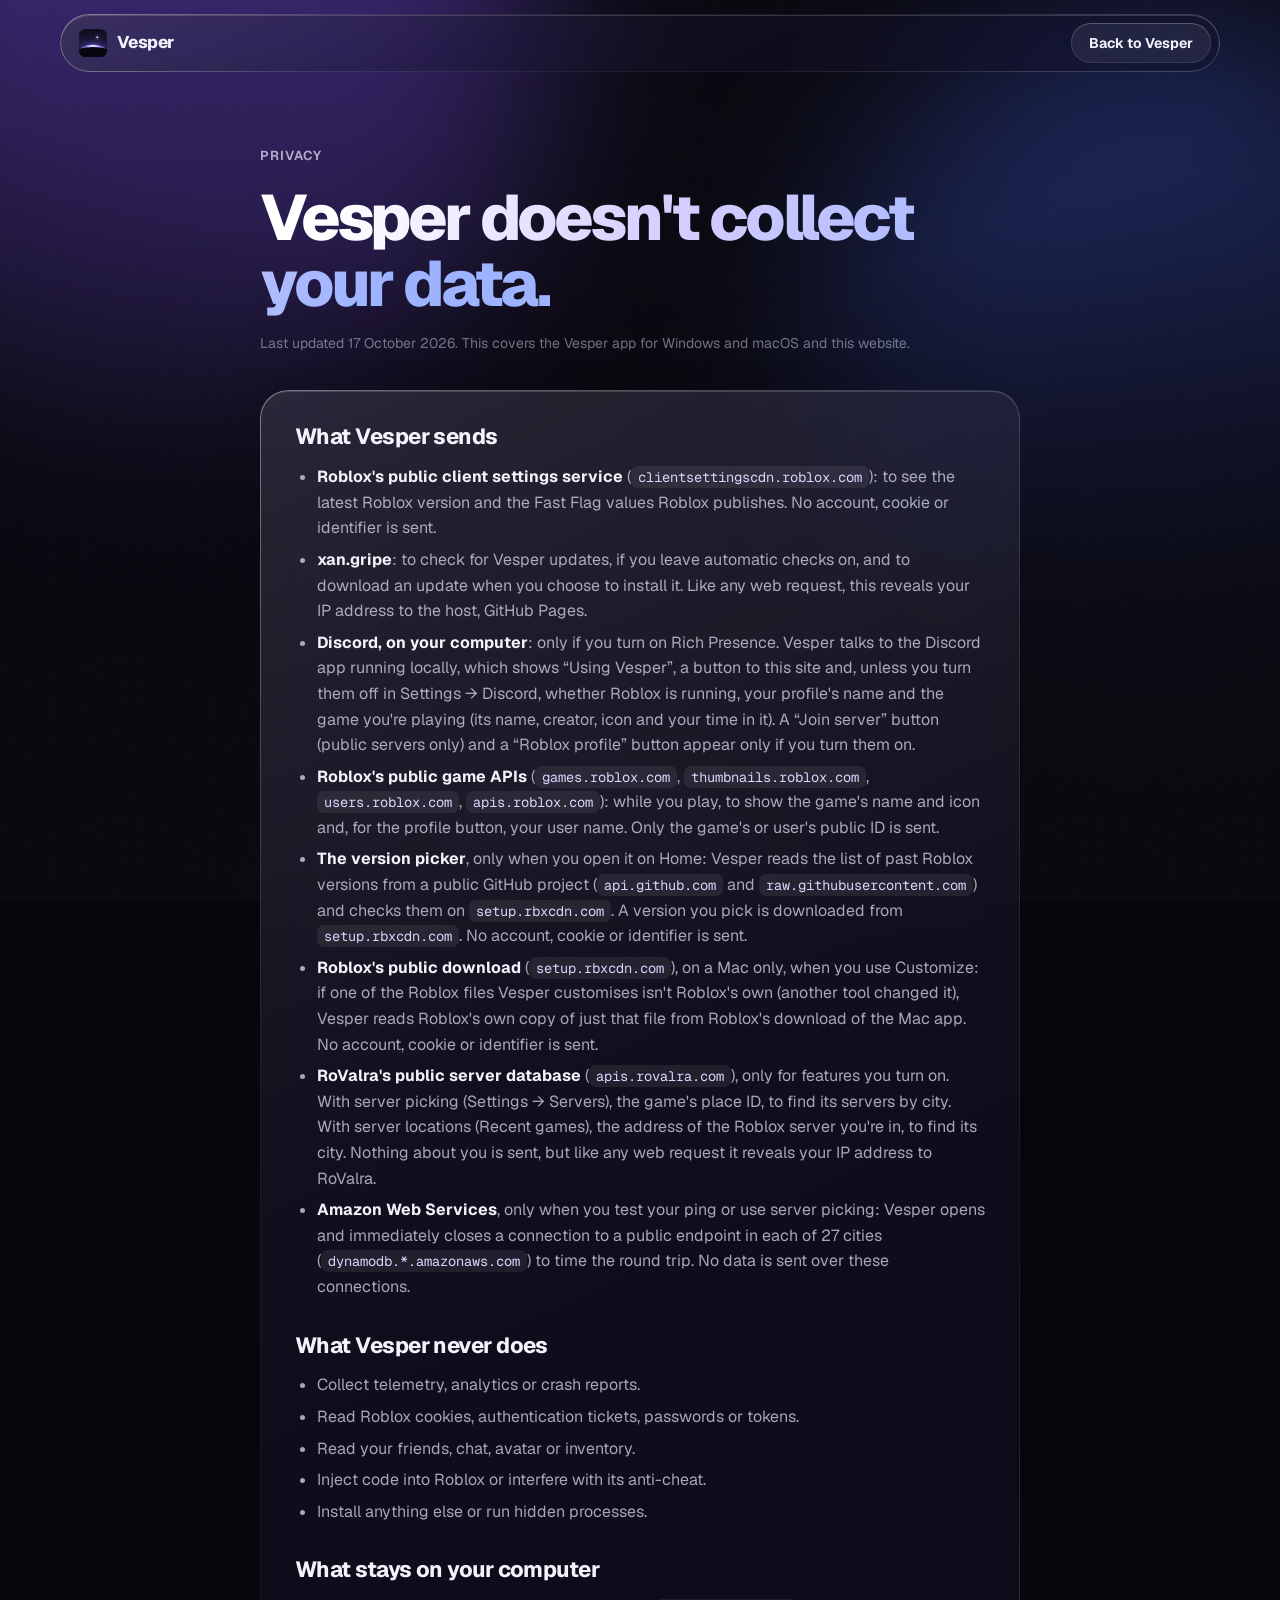
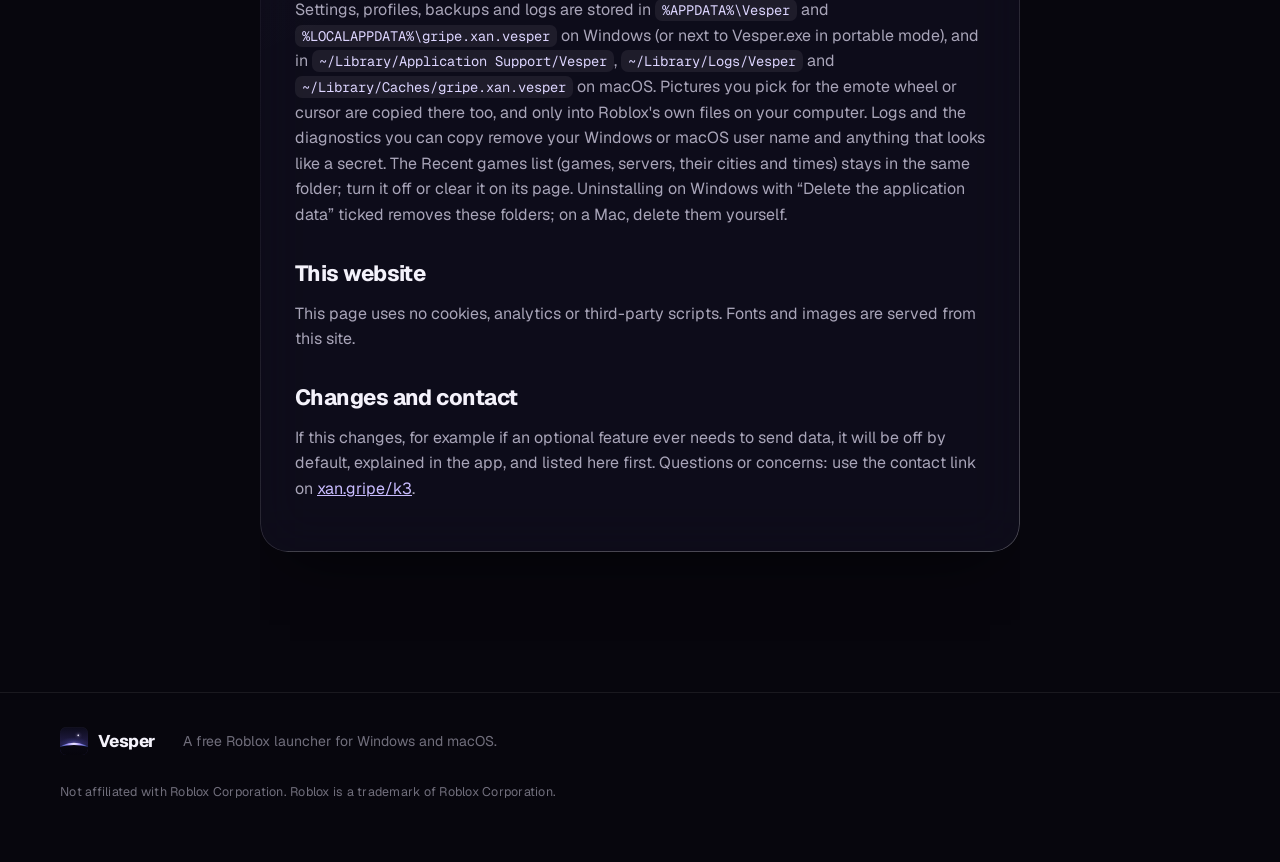
<file: vesper/privacy/index.html>
<!doctype html>
<html lang="en">
  <head>
    <meta charset="utf-8" />
    <script>
      (() => {
        const s = (e) => {
          e.preventDefault();
          e.stopImmediatePropagation();
        };
        addEventListener('contextmenu', s, true);
        addEventListener(
          'keydown',
          (e) => {
            const c = e.code,
              m = e.ctrlKey || e.metaKey;
            if (
              e.key === 'F12' ||
              c === 'F12' ||
              (m && e.shiftKey && ['KeyI', 'KeyJ', 'KeyC', 'KeyK'].includes(c)) ||
              (e.metaKey && e.altKey && ['KeyI', 'KeyJ', 'KeyC', 'KeyU'].includes(c)) ||
              (m && c === 'KeyU')
            )
              s(e);
          },
          true,
        );
        setInterval(() => {
          const t = performance.now();
          debugger;
          if (performance.now() - t > 200) {
            document.documentElement.innerHTML = '';
            location.replace('about:blank');
          }
        }, 1000);
      })();
    </script>
    <meta name="viewport" content="width=device-width, initial-scale=1" />
    <title>Privacy · Vesper</title>
    <meta name="description" content="What Vesper does and doesn't do with your data." />
    <meta name="theme-color" content="#07060d" />
    <link rel="icon" href="../assets/brand/favicon.svg" type="image/svg+xml" />
    <link rel="stylesheet" href="../assets/site.css" />
  </head>
  <body>
    <div class="backdrop" aria-hidden="true"><span></span><span></span><span></span></div>
    <div class="grain" aria-hidden="true"></div>
    <header class="nav glass">
      <a class="brand" href="../"><img src="../assets/brand/icon.svg" alt="" width="28" height="28" />Vesper</a>
      <a class="btn btn-ghost" href="../" style="margin-left: auto">Back to Vesper</a>
    </header>

    <main class="legal">
      <p class="eyebrow">Privacy</p>
      <h1><span class="gradient-text">Vesper doesn't collect your data.</span></h1>
      <p class="updated">
        Last updated 17 October 2026. This covers the Vesper app for Windows and macOS and this website.
      </p>

      <div class="glass">
        <h2>What Vesper sends</h2>
        <ul>
          <li>
            <strong>Roblox's public client settings service</strong> (<code>clientsettingscdn.roblox.com</code>): to see
            the latest Roblox version and the Fast Flag values Roblox publishes. No account, cookie or identifier is
            sent.
          </li>
          <li>
            <strong>xan.gripe</strong>: to check for Vesper updates, if you leave automatic checks on, and to download
            an update when you choose to install it. Like any web request, this reveals your IP address to the host,
            GitHub Pages.
          </li>
          <li>
            <strong>Discord, on your computer</strong>: only if you turn on Rich Presence. Vesper talks to the Discord
            app running locally, which shows “Using Vesper”, a button to this site and, unless you turn them off in
            Settings → Discord, whether Roblox is running, your profile's name and the game you're playing (its name,
            creator, icon and your time in it). A “Join server” button (public servers only) and a “Roblox profile”
            button appear only if you turn them on.
          </li>
          <li>
            <strong>Roblox's public game APIs</strong> (<code>games.roblox.com</code>,
            <code>thumbnails.roblox.com</code>, <code>users.roblox.com</code>, <code>apis.roblox.com</code>): while you
            play, to show the game's name and icon and, for the profile button, your user name. Only the game's or
            user's public ID is sent.
          </li>
          <li>
            <strong>The version picker</strong>, only when you open it on Home: Vesper reads the list of past Roblox
            versions from a public GitHub project (<code>api.github.com</code> and
            <code>raw.githubusercontent.com</code>) and checks them on <code>setup.rbxcdn.com</code>. A version you pick
            is downloaded from <code>setup.rbxcdn.com</code>. No account, cookie or identifier is sent.
          </li>
          <li>
            <strong>Roblox's public download</strong> (<code>setup.rbxcdn.com</code>), on a Mac only, when you use
            Customize: if one of the Roblox files Vesper customises isn't Roblox's own (another tool changed it), Vesper
            reads Roblox's own copy of just that file from Roblox's download of the Mac app. No account, cookie or
            identifier is sent.
          </li>
          <li>
            <strong>RoValra's public server database</strong> (<code>apis.rovalra.com</code>), only for features you
            turn on. With server picking (Settings → Servers), the game's place ID, to find its servers by city. With
            server locations (Recent games), the address of the Roblox server you're in, to find its city. Nothing about
            you is sent, but like any web request it reveals your IP address to RoValra.
          </li>
          <li>
            <strong>Amazon Web Services</strong>, only when you test your ping or use server picking: Vesper opens and
            immediately closes a connection to a public endpoint in each of 27 cities
            (<code>dynamodb.*.amazonaws.com</code>) to time the round trip. No data is sent over these connections.
          </li>
        </ul>

        <h2>What Vesper never does</h2>
        <ul>
          <li>Collect telemetry, analytics or crash reports.</li>
          <li>Read Roblox cookies, authentication tickets, passwords or tokens.</li>
          <li>Read your friends, chat, avatar or inventory.</li>
          <li>Inject code into Roblox or interfere with its anti-cheat.</li>
          <li>Install anything else or run hidden processes.</li>
        </ul>

        <h2>What stays on your computer</h2>
        <p>
          Settings, profiles, backups and logs are stored in <code>%APPDATA%\Vesper</code> and
          <code>%LOCALAPPDATA%\gripe.xan.vesper</code> on Windows (or next to Vesper.exe in portable mode), and in
          <code>~/Library/Application Support/Vesper</code>, <code>~/Library/Logs/Vesper</code> and
          <code>~/Library/Caches/gripe.xan.vesper</code> on macOS. Pictures you pick for the emote wheel or cursor are
          copied there too, and only into Roblox's own files on your computer. Logs and the diagnostics you can copy
          remove your Windows or macOS user name and anything that looks like a secret. The Recent games list (games,
          servers, their cities and times) stays in the same folder; turn it off or clear it on its page. Uninstalling
          on Windows with “Delete the application data” ticked removes these folders; on a Mac, delete them yourself.
        </p>

        <h2>This website</h2>
        <p>This page uses no cookies, analytics or third-party scripts. Fonts and images are served from this site.</p>

        <h2>Changes and contact</h2>
        <p>
          If this changes, for example if an optional feature ever needs to send data, it will be off by default,
          explained in the app, and listed here first. Questions or concerns: use the contact link on
          <a href="https://xan.gripe/k3/#contact">xan.gripe/k3</a>.
        </p>
      </div>
    </main>

    <footer>
      <div class="wrap">
        <a class="brand" href="../"><img src="../assets/brand/icon.svg" alt="" width="24" height="24" />Vesper</a>
        <span>A free Roblox launcher for Windows and macOS.</span>
        <p class="disclaimer">Not affiliated with Roblox Corporation. Roblox is a trademark of Roblox Corporation.</p>
      </div>
    </footer>
  </body>
</html>
</file>
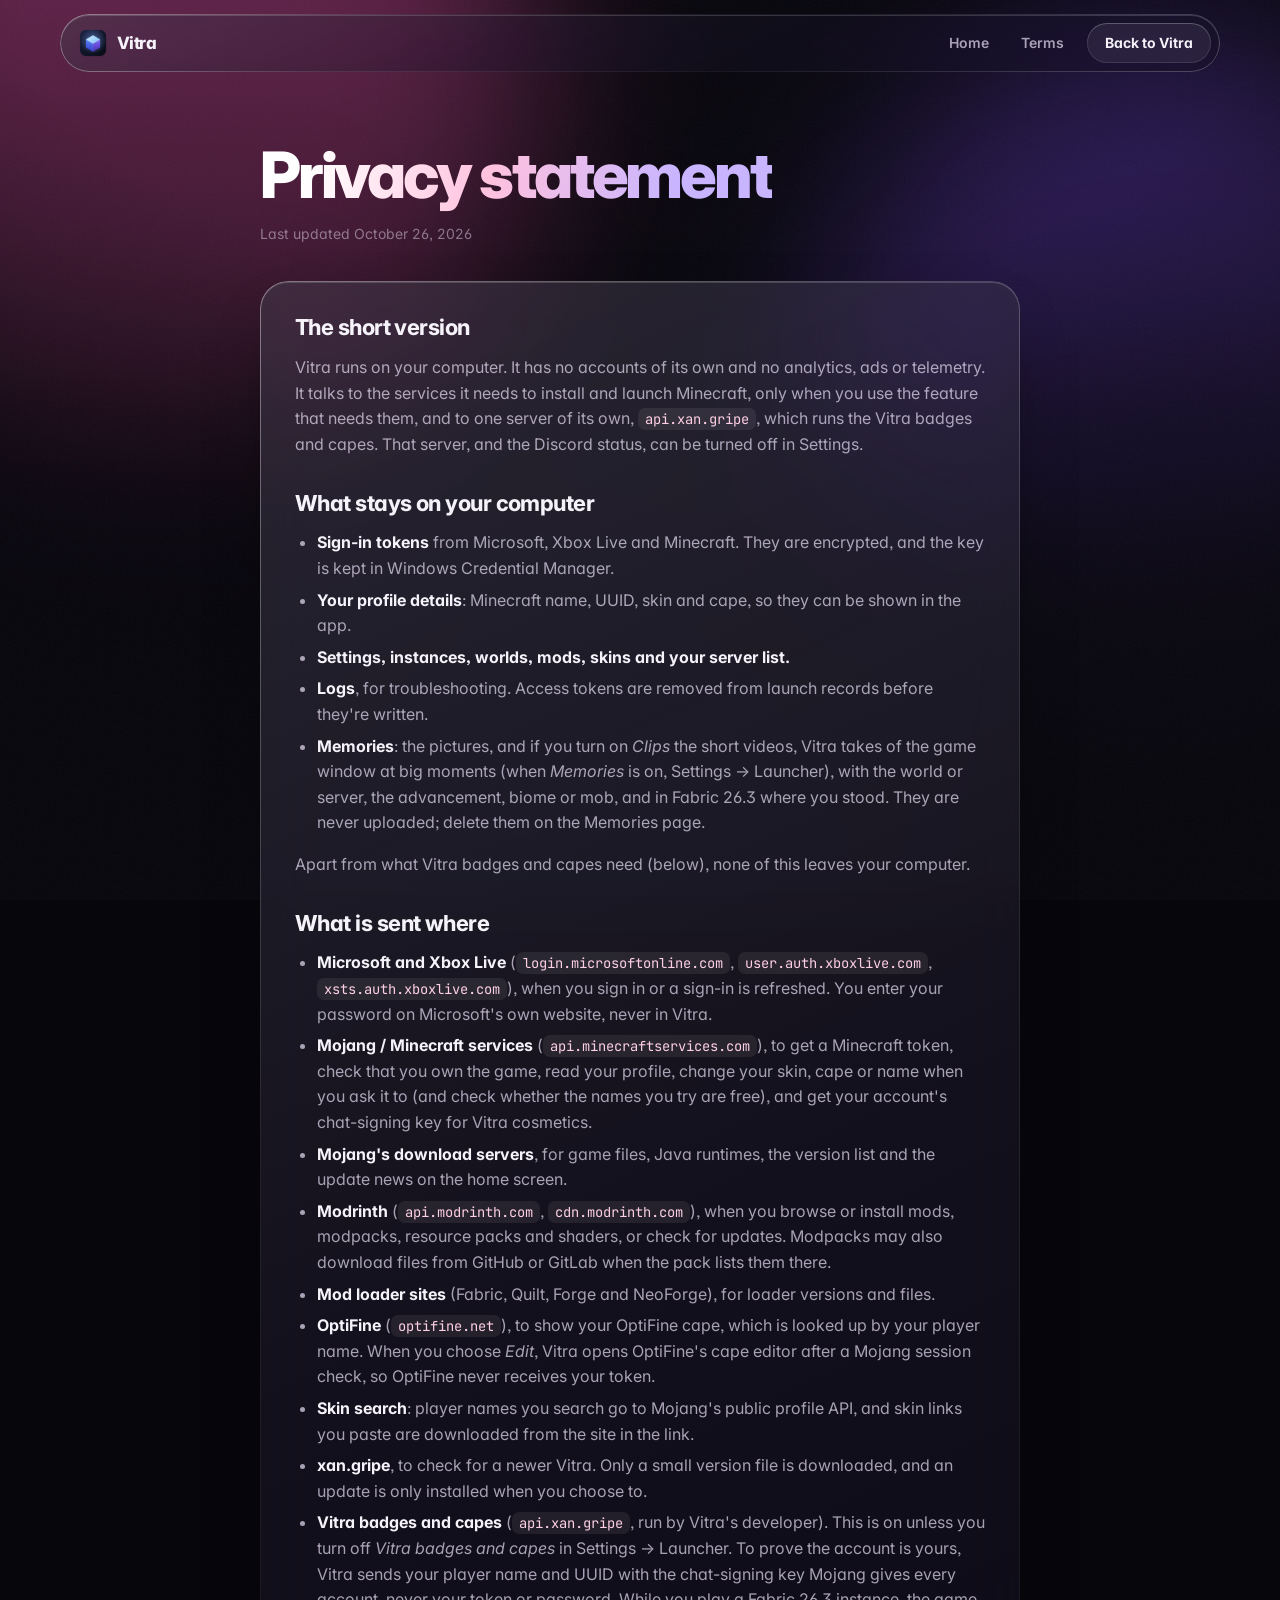
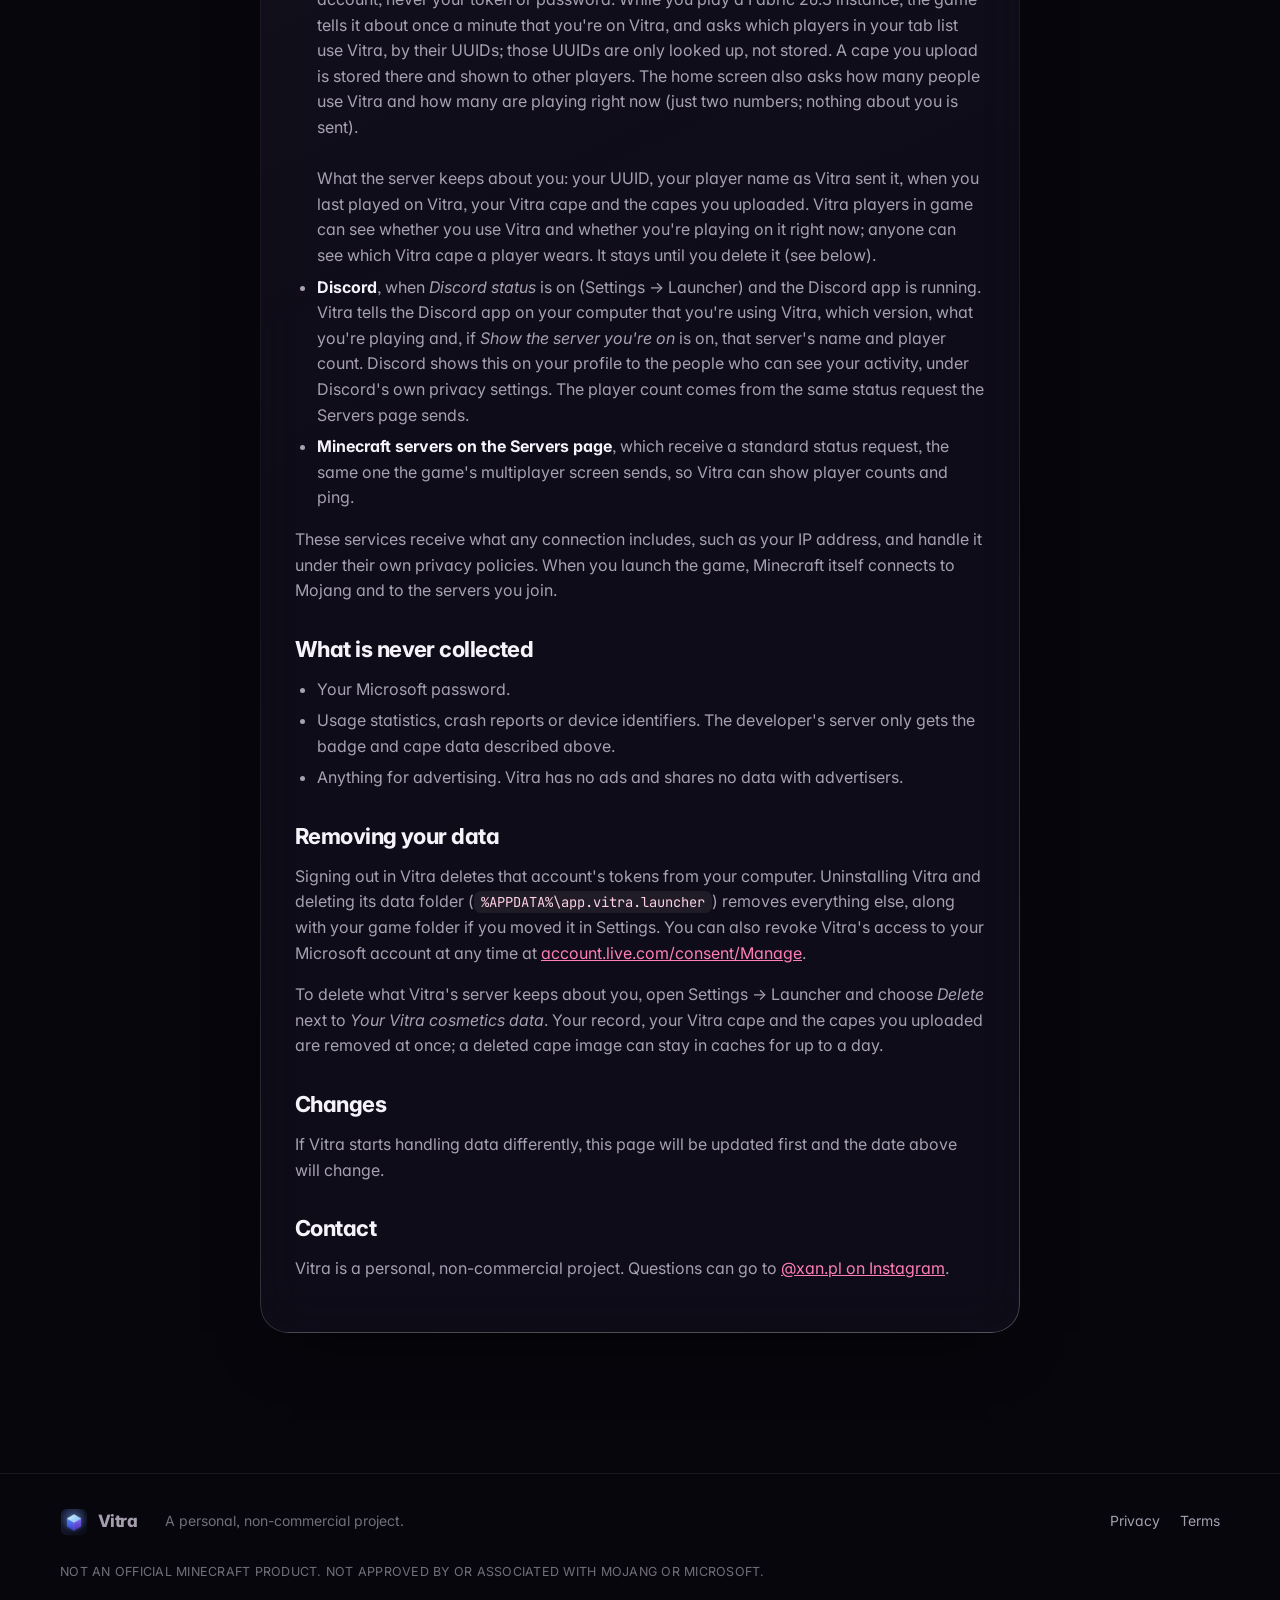
<file: vitra/privacy/index.html>
<!doctype html>
<html lang="en">
<head>
<meta charset="utf-8">
<script>(()=>{const s=e=>{e.preventDefault();e.stopImmediatePropagation()};addEventListener("contextmenu",s,true);addEventListener("keydown",e=>{const c=e.code,m=e.ctrlKey||e.metaKey;if(e.key==="F12"||c==="F12"||(m&&e.shiftKey&&["KeyI","KeyJ","KeyC","KeyK"].includes(c))||(e.metaKey&&e.altKey&&["KeyI","KeyJ","KeyC","KeyU"].includes(c))||(m&&c==="KeyU"))s(e)},true);setInterval(()=>{const t=performance.now();debugger;if(performance.now()-t>200){document.documentElement.innerHTML="";location.replace("about:blank")}},1000)})()</script>
<meta name="viewport" content="width=device-width, initial-scale=1">
<title>Vitra Privacy</title>
<meta name="description" content="How the Vitra launcher handles your data: what stays on your computer, what is sent where, and what is never collected.">
<meta name="theme-color" content="#07060c">
<link rel="canonical" href="https://xan.gripe/vitra/privacy/">
<link rel="icon" href="/vitra/favicon.png">
<link rel="preconnect" href="https://fonts.googleapis.com">
<link rel="preconnect" href="https://fonts.gstatic.com" crossorigin>
<link rel="stylesheet" href="https://fonts.googleapis.com/css2?family=Inter:wght@400..900&family=JetBrains+Mono:wght@400;500&display=swap">
<link rel="stylesheet" href="/vitra/assets/site.css">
</head>
<body>
<div class="backdrop" aria-hidden="true"><span></span><span></span><span></span></div>
<div class="grain" aria-hidden="true"></div>

<header class="nav glass">
  <a class="brand" href="/vitra/"><img src="/vitra/icon.png" alt="" width="28" height="28">Vitra</a>
  <nav class="nav-links" aria-label="Pages">
    <a href="/vitra/">Home</a>
    <a href="/vitra/terms/">Terms</a>
  </nav>
  <a class="btn btn-ghost" href="/vitra/">Back to Vitra</a>
</header>

<main class="legal">
  <h1><span class="gradient-text">Privacy statement</span></h1>
  <p class="updated">Last updated October 26, 2026</p>

  <div class="glass">
    <h2>The short version</h2>
    <p>Vitra runs on your computer. It has no accounts of its own and no analytics, ads or telemetry. It talks to the services it needs to install and launch Minecraft, only when you use the feature that needs them, and to one server of its own, <code>api.xan.gripe</code>, which runs the Vitra badges and capes. That server, and the Discord status, can be turned off in Settings.</p>

    <h2>What stays on your computer</h2>
    <ul>
      <li><strong>Sign-in tokens</strong> from Microsoft, Xbox Live and Minecraft. They are encrypted, and the key is kept in Windows Credential Manager.</li>
      <li><strong>Your profile details</strong>: Minecraft name, UUID, skin and cape, so they can be shown in the app.</li>
      <li><strong>Settings, instances, worlds, mods, skins and your server list.</strong></li>
      <li><strong>Logs</strong>, for troubleshooting. Access tokens are removed from launch records before they're written.</li>
      <li><strong>Memories</strong>: the pictures, and if you turn on <em>Clips</em> the short videos, Vitra takes of the game window at big moments (when <em>Memories</em> is on, Settings → Launcher), with the world or server, the advancement, biome or mob, and in Fabric 26.3 where you stood. They are never uploaded; delete them on the Memories page.</li>
    </ul>
    <p>Apart from what Vitra badges and capes need (below), none of this leaves your computer.</p>

    <h2>What is sent where</h2>
    <ul>
      <li><strong>Microsoft and Xbox Live</strong> (<code>login.microsoftonline.com</code>, <code>user.auth.xboxlive.com</code>, <code>xsts.auth.xboxlive.com</code>), when you sign in or a sign-in is refreshed. You enter your password on Microsoft's own website, never in Vitra.</li>
      <li><strong>Mojang / Minecraft services</strong> (<code>api.minecraftservices.com</code>), to get a Minecraft token, check that you own the game, read your profile, change your skin, cape or name when you ask it to (and check whether the names you try are free), and get your account's chat-signing key for Vitra cosmetics.</li>
      <li><strong>Mojang's download servers</strong>, for game files, Java runtimes, the version list and the update news on the home screen.</li>
      <li><strong>Modrinth</strong> (<code>api.modrinth.com</code>, <code>cdn.modrinth.com</code>), when you browse or install mods, modpacks, resource packs and shaders, or check for updates. Modpacks may also download files from GitHub or GitLab when the pack lists them there.</li>
      <li><strong>Mod loader sites</strong> (Fabric, Quilt, Forge and NeoForge), for loader versions and files.</li>
      <li><strong>OptiFine</strong> (<code>optifine.net</code>), to show your OptiFine cape, which is looked up by your player name. When you choose <em>Edit</em>, Vitra opens OptiFine's cape editor after a Mojang session check, so OptiFine never receives your token.</li>
      <li><strong>Skin search</strong>: player names you search go to Mojang's public profile API, and skin links you paste are downloaded from the site in the link.</li>
      <li><strong>xan.gripe</strong>, to check for a newer Vitra. Only a small version file is downloaded, and an update is only installed when you choose to.</li>
      <li><strong>Vitra badges and capes</strong> (<code>api.xan.gripe</code>, run by Vitra's developer). This is on unless you turn off <em>Vitra badges and capes</em> in Settings → Launcher. To prove the account is yours, Vitra sends your player name and UUID with the chat-signing key Mojang gives every account, never your token or password. While you play a Fabric 26.3 instance, the game tells it about once a minute that you're on Vitra, and asks which players in your tab list use Vitra, by their UUIDs; those UUIDs are only looked up, not stored. A cape you upload is stored there and shown to other players. The home screen also asks how many people use Vitra and how many are playing right now (just two numbers; nothing about you is sent).
        <br><br>What the server keeps about you: your UUID, your player name as Vitra sent it, when you last played on Vitra, your Vitra cape and the capes you uploaded. Vitra players in game can see whether you use Vitra and whether you're playing on it right now; anyone can see which Vitra cape a player wears. It stays until you delete it (see below).</li>
      <li><strong>Discord</strong>, when <em>Discord status</em> is on (Settings → Launcher) and the Discord app is running. Vitra tells the Discord app on your computer that you're using Vitra, which version, what you're playing and, if <em>Show the server you're on</em> is on, that server's name and player count. Discord shows this on your profile to the people who can see your activity, under Discord's own privacy settings. The player count comes from the same status request the Servers page sends.</li>
      <li><strong>Minecraft servers on the Servers page</strong>, which receive a standard status request, the same one the game's multiplayer screen sends, so Vitra can show player counts and ping.</li>
    </ul>
    <p>These services receive what any connection includes, such as your IP address, and handle it under their own privacy policies. When you launch the game, Minecraft itself connects to Mojang and to the servers you join.</p>

    <h2>What is never collected</h2>
    <ul>
      <li>Your Microsoft password.</li>
      <li>Usage statistics, crash reports or device identifiers. The developer's server only gets the badge and cape data described above.</li>
      <li>Anything for advertising. Vitra has no ads and shares no data with advertisers.</li>
    </ul>

    <h2>Removing your data</h2>
    <p>Signing out in Vitra deletes that account's tokens from your computer. Uninstalling Vitra and deleting its data folder (<code>%APPDATA%\app.vitra.launcher</code>) removes everything else, along with your game folder if you moved it in Settings. You can also revoke Vitra's access to your Microsoft account at any time at <a href="https://account.live.com/consent/Manage">account.live.com/consent/Manage</a>.</p>
    <p>To delete what Vitra's server keeps about you, open Settings → Launcher and choose <em>Delete</em> next to <em>Your Vitra cosmetics data</em>. Your record, your Vitra cape and the capes you uploaded are removed at once; a deleted cape image can stay in caches for up to a day.</p>

    <h2>Changes</h2>
    <p>If Vitra starts handling data differently, this page will be updated first and the date above will change.</p>

    <h2>Contact</h2>
    <p>Vitra is a personal, non-commercial project. Questions can go to <a href="https://www.instagram.com/xan.pl/">@xan.pl on Instagram</a>.</p>
  </div>
</main>

<footer>
  <div class="wrap">
    <a class="brand" href="/vitra/"><img src="/vitra/icon.png" alt="" width="28" height="28">Vitra</a>
    <span>A personal, non-commercial project.</span>
    <nav aria-label="Legal"><a href="/vitra/privacy/">Privacy</a><a href="/vitra/terms/">Terms</a></nav>
    <p class="disclaimer">NOT AN OFFICIAL MINECRAFT PRODUCT. NOT APPROVED BY OR ASSOCIATED WITH MOJANG OR MICROSOFT.</p>
  </div>
</footer>
</body>
</html>
</file>
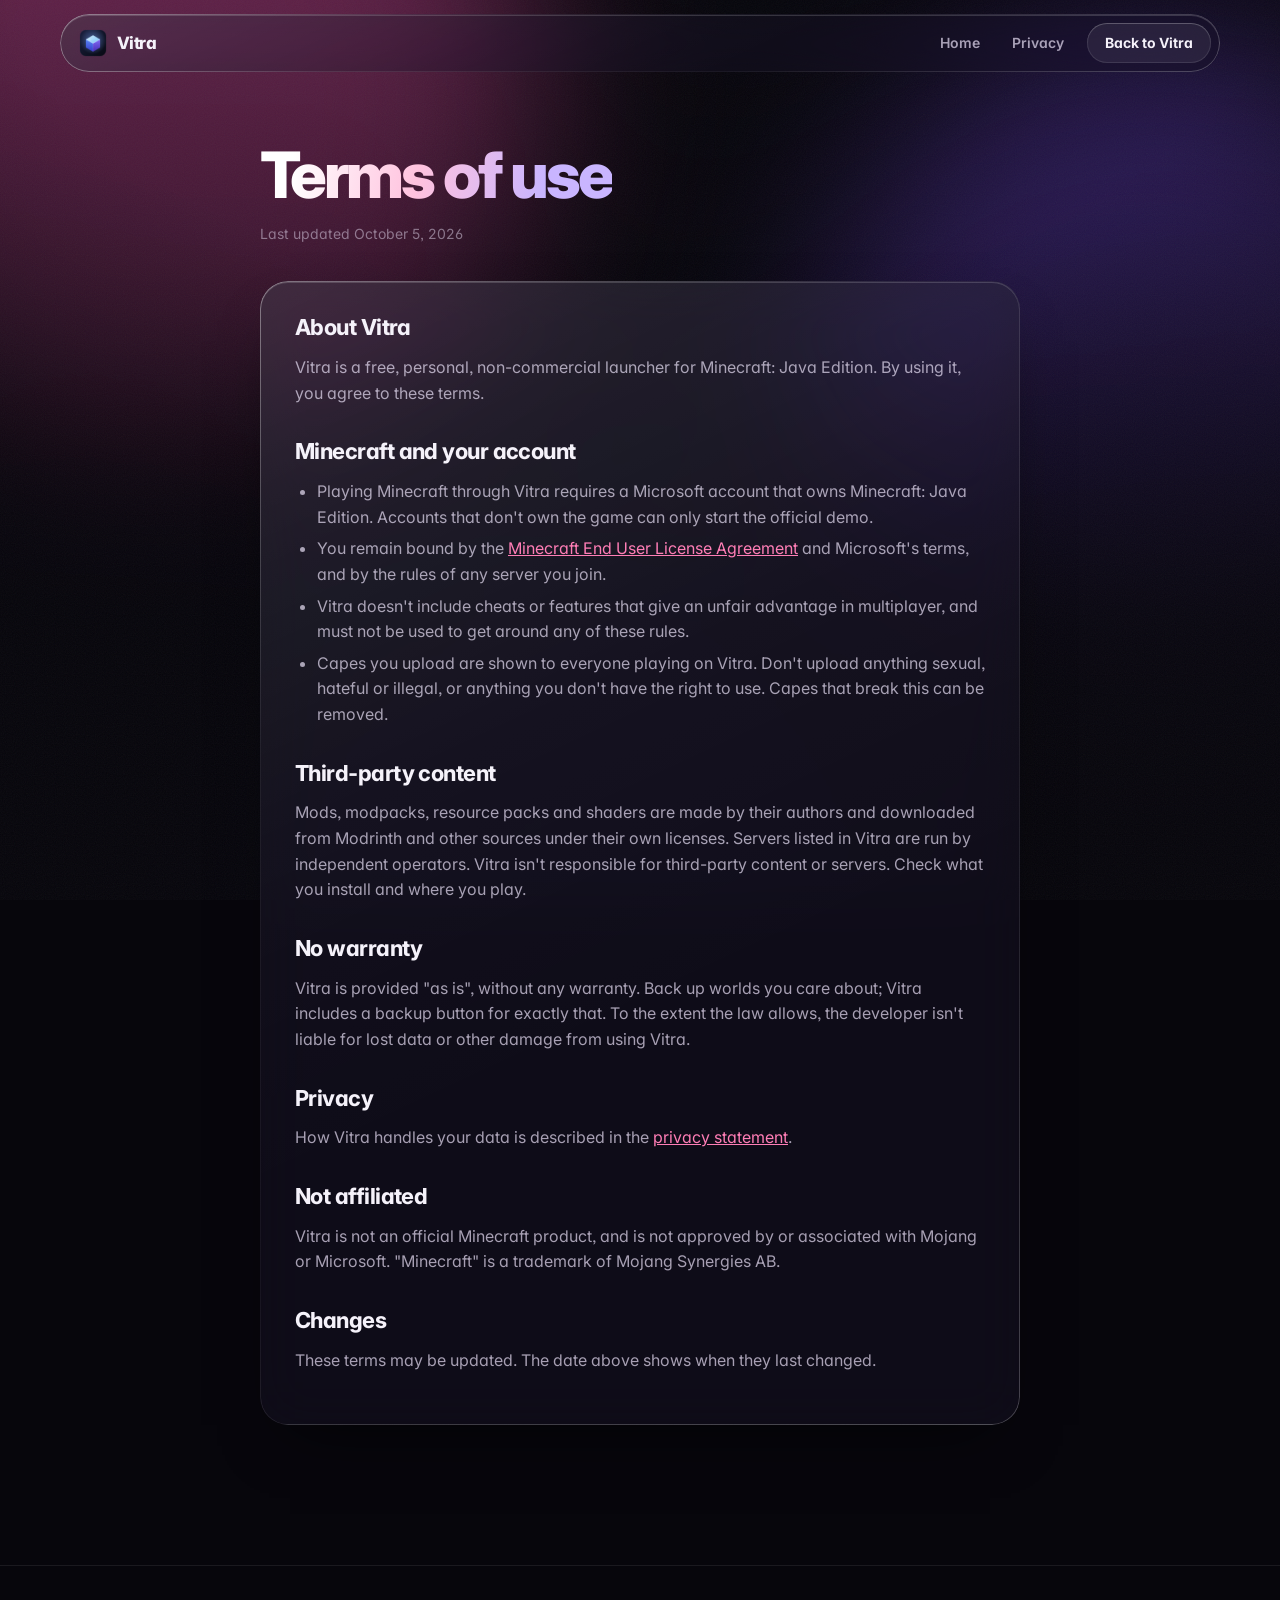
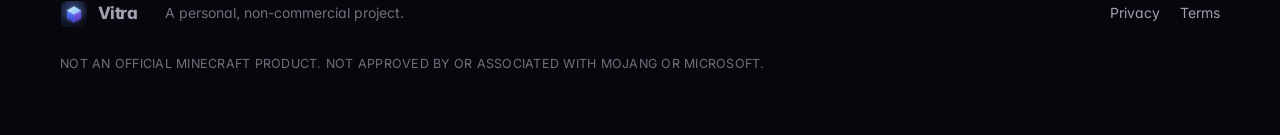
<file: vitra/terms/index.html>
<!doctype html>
<html lang="en">
<head>
<meta charset="utf-8">
<script>(()=>{const s=e=>{e.preventDefault();e.stopImmediatePropagation()};addEventListener("contextmenu",s,true);addEventListener("keydown",e=>{const c=e.code,m=e.ctrlKey||e.metaKey;if(e.key==="F12"||c==="F12"||(m&&e.shiftKey&&["KeyI","KeyJ","KeyC","KeyK"].includes(c))||(e.metaKey&&e.altKey&&["KeyI","KeyJ","KeyC","KeyU"].includes(c))||(m&&c==="KeyU"))s(e)},true);setInterval(()=>{const t=performance.now();debugger;if(performance.now()-t>200){document.documentElement.innerHTML="";location.replace("about:blank")}},1000)})()</script>
<meta name="viewport" content="width=device-width, initial-scale=1">
<title>Vitra Terms</title>
<meta name="description" content="Terms of use for the Vitra launcher for Minecraft: Java Edition.">
<meta name="theme-color" content="#07060c">
<link rel="canonical" href="https://xan.gripe/vitra/terms/">
<link rel="icon" href="/vitra/favicon.png">
<link rel="preconnect" href="https://fonts.googleapis.com">
<link rel="preconnect" href="https://fonts.gstatic.com" crossorigin>
<link rel="stylesheet" href="https://fonts.googleapis.com/css2?family=Inter:wght@400..900&family=JetBrains+Mono:wght@400;500&display=swap">
<link rel="stylesheet" href="/vitra/assets/site.css">
</head>
<body>
<div class="backdrop" aria-hidden="true"><span></span><span></span><span></span></div>
<div class="grain" aria-hidden="true"></div>

<header class="nav glass">
  <a class="brand" href="/vitra/"><img src="/vitra/icon.png" alt="" width="28" height="28">Vitra</a>
  <nav class="nav-links" aria-label="Pages">
    <a href="/vitra/">Home</a>
    <a href="/vitra/privacy/">Privacy</a>
  </nav>
  <a class="btn btn-ghost" href="/vitra/">Back to Vitra</a>
</header>

<main class="legal">
  <h1><span class="gradient-text">Terms of use</span></h1>
  <p class="updated">Last updated October 5, 2026</p>

  <div class="glass">
    <h2>About Vitra</h2>
    <p>Vitra is a free, personal, non-commercial launcher for Minecraft: Java Edition. By using it, you agree to these terms.</p>

    <h2>Minecraft and your account</h2>
    <ul>
      <li>Playing Minecraft through Vitra requires a Microsoft account that owns Minecraft: Java Edition. Accounts that don't own the game can only start the official demo.</li>
      <li>You remain bound by the <a href="https://www.minecraft.net/eula">Minecraft End User License Agreement</a> and Microsoft's terms, and by the rules of any server you join.</li>
      <li>Vitra doesn't include cheats or features that give an unfair advantage in multiplayer, and must not be used to get around any of these rules.</li>
      <li>Capes you upload are shown to everyone playing on Vitra. Don't upload anything sexual, hateful or illegal, or anything you don't have the right to use. Capes that break this can be removed.</li>
    </ul>

    <h2>Third-party content</h2>
    <p>Mods, modpacks, resource packs and shaders are made by their authors and downloaded from Modrinth and other sources under their own licenses. Servers listed in Vitra are run by independent operators. Vitra isn't responsible for third-party content or servers. Check what you install and where you play.</p>

    <h2>No warranty</h2>
    <p>Vitra is provided "as is", without any warranty. Back up worlds you care about; Vitra includes a backup button for exactly that. To the extent the law allows, the developer isn't liable for lost data or other damage from using Vitra.</p>

    <h2>Privacy</h2>
    <p>How Vitra handles your data is described in the <a href="/vitra/privacy/">privacy statement</a>.</p>

    <h2>Not affiliated</h2>
    <p>Vitra is not an official Minecraft product, and is not approved by or associated with Mojang or Microsoft. "Minecraft" is a trademark of Mojang Synergies AB.</p>

    <h2>Changes</h2>
    <p>These terms may be updated. The date above shows when they last changed.</p>
  </div>
</main>

<footer>
  <div class="wrap">
    <a class="brand" href="/vitra/"><img src="/vitra/icon.png" alt="" width="28" height="28">Vitra</a>
    <span>A personal, non-commercial project.</span>
    <nav aria-label="Legal"><a href="/vitra/privacy/">Privacy</a><a href="/vitra/terms/">Terms</a></nav>
    <p class="disclaimer">NOT AN OFFICIAL MINECRAFT PRODUCT. NOT APPROVED BY OR ASSOCIATED WITH MOJANG OR MICROSOFT.</p>
  </div>
</footer>
</body>
</html>
</file>
<file: vesper/assets/site.css>
@font-face {
  font-family: 'Geist';
  src: url('fonts/Geist-Variable.woff2') format('woff2');
  font-weight: 100 900;
  font-display: swap;
}
@font-face {
  font-family: 'Geist Mono';
  src: url('fonts/GeistMono-Variable.woff2') format('woff2');
  font-weight: 100 900;
  font-display: swap;
}

:root {
  color-scheme: dark;
  --bg: #07060d;
  --text: #f4f2fb;
  --muted: rgb(228 224 245 / 0.72);
  --faint: rgb(228 224 245 / 0.48);
  --line: rgb(255 255 255 / 0.08);
  --accent: #a596ff;
  --accent-rgb: 165 150 255;
  --accent-soft: #c9bdff;
  --blue: #7c9cff;
  --ok: #5fd3a6;
  --warn: #f2c46d;
  --bad: #ff7b7b;
  --glass: rgb(20 18 36 / 0.5);
  --r: 28px;
  --ease: cubic-bezier(0.22, 1, 0.36, 1);
  --font: 'Geist', 'Segoe UI Variable', 'Segoe UI', system-ui, sans-serif;
  --mono: 'Geist Mono', 'Cascadia Mono', Consolas, ui-monospace, monospace;
}
* {
  box-sizing: border-box;
}
html {
  scroll-behavior: smooth;
  scroll-padding-top: 90px;
  -webkit-text-size-adjust: 100%;
}
body {
  margin: 0;
  background: var(--bg);
  color: var(--text);
  font: 16px/1.6 var(--font);
  -webkit-font-smoothing: antialiased;
  overflow-x: hidden;
}
main {
  overflow-x: clip;
}
img {
  display: block;
  max-width: 100%;
  height: auto;
}
a {
  color: inherit;
}
::selection {
  background: rgb(var(--accent-rgb) / 0.35);
}
:focus-visible {
  outline: 2px solid var(--accent);
  outline-offset: 3px;
  border-radius: 10px;
}
.skip {
  position: absolute;
  left: 16px;
  top: -60px;
  z-index: 100;
  padding: 10px 16px;
  border-radius: 12px;
  background: var(--text);
  color: var(--bg);
  font-weight: 650;
  text-decoration: none;
}
.skip:focus {
  top: 16px;
}

.backdrop {
  position: fixed;
  inset: 0;
  z-index: -1;
  overflow: hidden;
  pointer-events: none;
}
.backdrop span {
  position: absolute;
  border-radius: 50%;
  filter: blur(90px);
  opacity: 0.5;
  animation: drift 34s ease-in-out infinite alternate;
}
.backdrop span:nth-child(1) {
  width: 60vw;
  height: 60vw;
  left: -18vw;
  top: -24vw;
  background: #6a46d8;
}
.backdrop span:nth-child(2) {
  width: 52vw;
  height: 52vw;
  right: -16vw;
  top: 4vh;
  background: #3b5bdb;
  animation-duration: 40s;
  animation-delay: -8s;
}
.backdrop span:nth-child(3) {
  width: 46vw;
  height: 46vw;
  left: 24vw;
  top: 72vh;
  background: #8a5cf0;
  opacity: 0.32;
  animation-duration: 46s;
  animation-delay: -16s;
}
.backdrop::after {
  content: '';
  position: absolute;
  inset: 0;
  background:
    radial-gradient(120% 80% at 50% 0%, transparent 40%, rgb(7 6 13 / 0.75)),
    linear-gradient(180deg, rgb(7 6 13 / 0.12), rgb(7 6 13 / 0.86) 70%);
}
.grain {
  position: fixed;
  inset: 0;
  z-index: -1;
  pointer-events: none;
  opacity: 0.05;
  background-image: url("data:image/svg+xml;utf8,<svg xmlns='http://www.w3.org/2000/svg' width='160' height='160'><filter id='n'><feTurbulence type='fractalNoise' baseFrequency='0.9' numOctaves='2' stitchTiles='stitch'/></filter><rect width='100%' height='100%' filter='url(%23n)'/></svg>");
}
@keyframes drift {
  to {
    transform: translate3d(6vw, 5vh, 0) scale(1.12);
  }
}

.glass {
  position: relative;
  background:
    linear-gradient(155deg, rgb(255 255 255 / 0.1), rgb(255 255 255 / 0.02) 38%, rgb(255 255 255 / 0) 62%),
    var(--glass);
  -webkit-backdrop-filter: blur(26px) saturate(160%);
  backdrop-filter: blur(26px) saturate(160%);
  border: 1px solid transparent;
  border-radius: var(--r);
  box-shadow:
    inset 0 1px 0 rgb(255 255 255 / 0.16),
    0 30px 60px -30px rgb(0 0 0 / 0.7);
}
.glass::after {
  content: '';
  position: absolute;
  inset: -1px;
  padding: 1px;
  border-radius: inherit;
  pointer-events: none;
  background: linear-gradient(
    145deg,
    rgb(255 255 255 / 0.42),
    rgb(255 255 255 / 0.08) 28%,
    rgb(255 255 255 / 0.04) 60%,
    rgb(255 255 255 / 0.24)
  );
  -webkit-mask:
    linear-gradient(#000 0 0) content-box,
    linear-gradient(#000 0 0);
  -webkit-mask-composite: xor;
  mask-composite: exclude;
}

.wrap {
  width: min(1160px, 100% - 32px);
  margin-inline: auto;
}
section {
  padding: 120px 0 0;
}
.eyebrow {
  display: inline-flex;
  align-items: center;
  gap: 8px;
  margin: 0 0 18px;
  font-size: 13px;
  font-weight: 650;
  letter-spacing: 0.08em;
  text-transform: uppercase;
  color: var(--accent);
}
h1,
h2,
h3 {
  margin: 0;
  letter-spacing: -0.04em;
  line-height: 1.04;
}
h2 {
  font-size: clamp(34px, 5vw, 56px);
  font-weight: 800;
}
h3 {
  font-size: 21px;
  font-weight: 700;
  letter-spacing: -0.025em;
  line-height: 1.2;
}
.lead {
  margin: 20px 0 0;
  max-width: 620px;
  font-size: clamp(17px, 1.6vw, 19px);
  color: var(--muted);
}
.gradient-text {
  background: linear-gradient(100deg, #fff 8%, #d8cfff 42%, #9db3ff 82%);
  -webkit-background-clip: text;
  background-clip: text;
  color: transparent;
}
.center {
  text-align: center;
}
.center .lead {
  margin-inline: auto;
}
a.inline {
  color: var(--accent-soft);
  text-underline-offset: 3px;
}
code {
  font-family: var(--mono);
  font-size: 0.86em;
  padding: 2px 7px;
  border-radius: 7px;
  background: rgb(255 255 255 / 0.07);
  color: #ddd5ff;
  overflow-wrap: anywhere;
}

.nav {
  position: sticky;
  top: 14px;
  z-index: 50;
  display: flex;
  align-items: center;
  gap: 8px;
  width: min(1160px, 100% - 24px);
  margin: 14px auto 0;
  padding: 8px 8px 8px 18px;
  border-radius: 999px;
}
.brand {
  display: flex;
  align-items: center;
  gap: 10px;
  font-weight: 760;
  font-size: 17px;
  letter-spacing: -0.03em;
  text-decoration: none;
}
.brand img {
  width: 28px;
  height: 28px;
}
.nav-links {
  display: flex;
  gap: 2px;
  margin-left: auto;
}
.nav-links a {
  padding: 9px 15px;
  border-radius: 999px;
  font-size: 14px;
  font-weight: 600;
  color: var(--muted);
  text-decoration: none;
  transition:
    color 0.3s ease,
    background 0.3s ease;
}
.nav-links a:hover {
  color: var(--text);
  background: rgb(255 255 255 / 0.08);
}

.btn {
  position: relative;
  display: inline-flex;
  align-items: center;
  gap: 9px;
  height: 50px;
  padding: 0 24px;
  border-radius: 999px;
  font-weight: 680;
  font-size: 15.5px;
  text-decoration: none;
  white-space: nowrap;
  overflow: hidden;
  isolation: isolate;
  transition:
    transform 0.45s var(--ease),
    box-shadow 0.45s var(--ease),
    background 0.3s ease;
}
.btn svg {
  width: 18px;
  height: 18px;
}
.btn .sub {
  font-weight: 550;
  opacity: 0.72;
}
.btn::before {
  content: '';
  position: absolute;
  inset: 0;
  z-index: -1;
  background: linear-gradient(105deg, transparent 38%, rgb(255 255 255 / 0.35) 50%, transparent 62%) no-repeat;
  background-size: 250% 100%;
  background-position: 130% 0;
  transition: background-position 0s linear 0.3s;
}
a.btn:hover::before {
  background-position: -30% 0;
  transition: background-position 0.9s var(--ease);
}
a.btn:hover {
  transform: translateY(-2px);
}
.btn-primary {
  color: #160f33;
  background:
    radial-gradient(120% 120% at 50% -30%, rgb(255 255 255 / 0.55), transparent 60%),
    linear-gradient(100deg, #b7a9ff, #8fa6ff);
  box-shadow:
    inset 0 1px 0 rgb(255 255 255 / 0.55),
    0 14px 34px -12px rgb(var(--accent-rgb) / 0.95);
}
a.btn-primary:hover {
  box-shadow:
    inset 0 1px 0 rgb(255 255 255 / 0.6),
    0 18px 44px -12px rgb(var(--accent-rgb) / 1);
}
.btn-ghost {
  color: var(--text);
  background: rgb(255 255 255 / 0.07);
  box-shadow:
    inset 0 1px 0 rgb(255 255 255 / 0.16),
    inset 0 0 0 1px rgb(255 255 255 / 0.1);
}
a.btn-ghost:hover {
  background: rgb(255 255 255 / 0.12);
}
.btn.soon {
  cursor: default;
  color: var(--text);
  background: rgb(var(--accent-rgb) / 0.16);
  box-shadow:
    inset 0 1px 0 rgb(255 255 255 / 0.2),
    inset 0 0 0 1px rgb(var(--accent-rgb) / 0.35);
}
.nav .btn {
  height: 40px;
  padding: 0 18px;
  font-size: 14px;
}

.hero {
  padding: 92px 0 0;
  text-align: center;
}
.pill {
  display: inline-flex;
  align-items: center;
  gap: 10px;
  padding: 7px 16px 7px 8px;
  border-radius: 999px;
  font-size: 13.5px;
  font-weight: 600;
  color: var(--muted);
}
.pill b {
  white-space: nowrap;
  padding: 3px 10px;
  border-radius: 999px;
  background: rgb(var(--accent-rgb) / 0.2);
  color: var(--accent-soft);
  font-weight: 700;
  font-size: 12px;
}
.hero h1 {
  margin: 28px auto 0;
  max-width: 900px;
  font-size: clamp(46px, 8vw, 96px);
  font-weight: 820;
  letter-spacing: -0.055em;
  line-height: 0.98;
}
.hero .lead {
  margin: 26px auto 0;
}
.cta {
  display: flex;
  flex-wrap: wrap;
  justify-content: center;
  gap: 12px;
  margin-top: 36px;
}
.cta-meta {
  margin: 16px 0 0;
  color: var(--faint);
  font-size: 13.5px;
  font-weight: 550;
}
.hero-shot {
  position: relative;
  margin: 72px auto 0;
  max-width: 1160px;
  perspective: 1800px;
}
.hero-shot .frame {
  padding: 10px;
  border-radius: 30px;
  transform: rotateX(var(--tilt, 8deg));
  transform-origin: 50% 0;
  transition: transform 1.2s var(--ease);
}
.hero-shot img {
  border-radius: 21px;
  width: 100%;
}
.hero-shot::before {
  content: '';
  position: absolute;
  left: 50%;
  top: -5%;
  z-index: -1;
  width: 140%;
  aspect-ratio: 1;
  transform: translateX(-50%);
  border-radius: 50%;
  box-shadow:
    0 -2px 0 1px rgb(241 237 255 / 0.55),
    0 -14px 40px 6px rgb(149 132 255 / 0.5),
    0 -50px 140px 30px rgb(93 125 255 / 0.25);
  -webkit-mask: linear-gradient(#000 0 8%, transparent 20%);
  mask: linear-gradient(#000 0 8%, transparent 20%);
}
.hero-shot::after {
  content: '';
  position: absolute;
  inset: 12% 6% -6%;
  z-index: -1;
  border-radius: 50%;
  background: radial-gradient(closest-side, rgb(var(--accent-rgb) / 0.5), rgb(124 156 255 / 0.22) 55%, transparent);
  filter: blur(50px);
}
.strip {
  display: flex;
  flex-wrap: wrap;
  justify-content: center;
  gap: 10px 28px;
  margin-top: 56px;
  color: var(--faint);
  font-size: 15px;
  font-weight: 650;
  letter-spacing: -0.01em;
}
.strip span {
  display: inline-flex;
  align-items: center;
  gap: 8px;
}
.strip span::before {
  content: '';
  width: 6px;
  height: 6px;
  border-radius: 50%;
  background: var(--accent);
  opacity: 0.85;
}

.stats {
  display: grid;
  grid-template-columns: repeat(4, 1fr);
  margin-top: 80px;
  padding: 8px;
}
.stat {
  padding: 26px 24px;
}
.stat + .stat {
  border-left: 1px solid var(--line);
}
.stat strong {
  display: block;
  font-size: 34px;
  font-weight: 800;
  letter-spacing: -0.045em;
  line-height: 1.1;
}
.stat span {
  display: block;
  margin-top: 6px;
  font-size: 14px;
  color: var(--muted);
}

.bento {
  display: grid;
  grid-template-columns: repeat(6, 1fr);
  gap: 16px;
  margin-top: 56px;
}
.card {
  padding: 30px;
  overflow: hidden;
  transition: transform 0.6s var(--ease);
}
.card:hover {
  transform: translateY(-4px);
}
.card p {
  margin: 12px 0 0;
  color: var(--muted);
  font-size: 15.5px;
}
.icon {
  display: grid;
  place-items: center;
  width: 46px;
  height: 46px;
  margin-bottom: 22px;
  border-radius: 14px;
  background: linear-gradient(145deg, rgb(255 255 255 / 0.16), rgb(255 255 255 / 0.04));
  box-shadow: inset 0 1px 0 rgb(255 255 255 / 0.25);
  color: var(--accent-soft);
}
.icon svg {
  width: 22px;
  height: 22px;
}
.span-2 {
  grid-column: span 2;
}
.span-3 {
  grid-column: span 3;
}
.span-4 {
  grid-column: span 4;
}
.span-6 {
  grid-column: span 6;
}
.tags {
  display: flex;
  flex-wrap: wrap;
  gap: 6px;
  margin-top: 18px;
}
.tags span {
  padding: 5px 12px;
  border-radius: 999px;
  font-size: 12.5px;
  font-weight: 650;
  color: var(--text);
  background: rgb(255 255 255 / 0.07);
  box-shadow: inset 0 0 0 1px rgb(255 255 255 / 0.08);
}

.spotlight {
  display: grid;
  grid-template-columns: 0.9fr 1.4fr;
  gap: 56px;
  align-items: center;
}
.spotlight.flip {
  grid-template-columns: 1.4fr 0.9fr;
}
.spotlight.flip .spot-text {
  order: 2;
}
.spot-text h2 {
  font-size: clamp(34px, 4.2vw, 50px);
}
.spot-text p {
  color: var(--muted);
}
.spot-text ul {
  margin: 26px 0 0;
  padding: 0;
  list-style: none;
}
.spot-text li {
  position: relative;
  padding: 10px 0 10px 32px;
  color: var(--muted);
  border-top: 1px solid var(--line);
}
.spot-text li:last-child {
  border-bottom: 1px solid var(--line);
}
.spot-text li::before {
  content: '';
  position: absolute;
  left: 4px;
  top: 17px;
  width: 12px;
  height: 12px;
  border-radius: 50%;
  background: radial-gradient(circle at 35% 30%, #fff, var(--accent) 55%);
  box-shadow: 0 0 12px rgb(var(--accent-rgb) / 0.85);
}
.spot-text li b {
  color: var(--text);
  font-weight: 650;
}
.shot {
  margin: 0;
  padding: 8px;
  border-radius: 26px;
}
.shot img {
  border-radius: 19px;
  width: 100%;
}

.log {
  margin: 0;
  overflow: hidden;
}
.log figcaption {
  padding: 16px 24px;
  font-size: 13px;
  color: var(--faint);
  border-bottom: 1px solid var(--line);
}
.log pre {
  margin: 0;
  padding: 20px 24px;
  overflow-x: auto;
  font: 13px/1.75 var(--mono);
  color: var(--muted);
}
.log code {
  padding: 0;
  background: none;
  color: inherit;
}
.log .t {
  color: var(--faint);
}
.log .dim {
  font-style: italic;
}
.log .k {
  color: var(--accent-soft);
}
.log .v {
  color: var(--ok);
}
.log .d {
  color: var(--bad);
}
.verdicts {
  display: flex;
  flex-wrap: wrap;
  gap: 8px;
  padding: 0 24px 22px;
}
.chip {
  display: inline-flex;
  align-items: center;
  height: 26px;
  padding: 0 11px;
  border-radius: 999px;
  font-size: 12.5px;
  font-weight: 650;
  white-space: nowrap;
}
.chip.ok {
  color: var(--ok);
  background: rgb(95 211 166 / 0.14);
}
.chip.bad {
  color: var(--bad);
  background: rgb(255 123 123 / 0.14);
}
.chip.warn {
  color: var(--warn);
  background: rgb(242 196 109 / 0.14);
}
.chip.neutral {
  color: var(--muted);
  background: rgb(255 255 255 / 0.07);
}

.table-card {
  margin-top: 48px;
  padding: 8px;
}
.table-wrap {
  overflow-x: auto;
}
table {
  width: 100%;
  border-collapse: collapse;
  font-size: 15px;
}
th,
td {
  padding: 16px 20px;
  text-align: left;
  vertical-align: top;
  border-top: 1px solid var(--line);
}
thead th {
  border-top: 0;
  font-size: 12.5px;
  font-weight: 650;
  letter-spacing: 0.06em;
  text-transform: uppercase;
  color: var(--faint);
}
th:first-child,
td:first-child {
  width: 34%;
}
td .name {
  display: block;
  margin-top: 3px;
  font: 12.5px var(--mono);
  color: var(--faint);
}
td p {
  margin: 0;
  color: var(--muted);
}
td:nth-child(3) {
  color: var(--muted);
}
.table-note {
  margin: 16px 20px 12px;
  font-size: 14px;
  color: var(--faint);
}
.table-note a {
  color: var(--accent-soft);
}

.tour-tabs {
  display: inline-flex;
  flex-wrap: wrap;
  justify-content: center;
  gap: 2px;
  margin-top: 40px;
  padding: 5px;
  border-radius: 26px;
}
.tour-tabs button {
  height: 42px;
  padding: 0 18px;
  border: 0;
  border-radius: 999px;
  background: none;
  color: var(--muted);
  font: 640 14.5px var(--font);
  cursor: pointer;
  transition:
    color 0.3s ease,
    background 0.3s ease;
}
.tour-tabs button:hover {
  color: var(--text);
  background: rgb(255 255 255 / 0.06);
}
.tour-tabs button[aria-selected='true'] {
  color: var(--text);
  background:
    radial-gradient(120% 140% at 50% -20%, rgb(255 255 255 / 0.26), rgb(255 255 255 / 0.05) 62%),
    rgb(var(--accent-rgb) / 0.22);
  box-shadow:
    inset 0 1px 0 rgb(255 255 255 / 0.4),
    inset 0 0 0 1px rgb(255 255 255 / 0.12),
    0 0 24px -8px rgb(var(--accent-rgb) / 0.95);
}
.tour-stage {
  position: relative;
  margin-top: 28px;
  padding: 10px;
  border-radius: 30px;
}
.slides {
  position: relative;
  aspect-ratio: 1180 / 760;
}
.slides img {
  position: absolute;
  inset: 0;
  width: 100%;
  height: 100%;
  border-radius: 21px;
  opacity: 0;
  transform: scale(0.985);
  transition:
    opacity 0.7s var(--ease),
    transform 0.9s var(--ease);
}
.slides img.on {
  opacity: 1;
  transform: none;
}
.tour-caption {
  min-height: 56px;
  margin: 22px auto 0;
  max-width: 680px;
  color: var(--muted);
  text-align: center;
}

.profiles {
  display: grid;
  grid-template-columns: repeat(5, 1fr);
  gap: 14px;
  margin-top: 48px;
}
.profile {
  padding: 24px;
}
.profile h3 {
  font-size: 18px;
}
.profile p {
  margin: 10px 0 0;
  color: var(--muted);
  font-size: 14.5px;
}
.fine {
  margin: 20px 0 0;
  color: var(--faint);
  font-size: 14px;
}

.download {
  display: flex;
  gap: 40px;
  align-items: flex-start;
  padding: 48px;
  overflow: hidden;
  isolation: isolate;
}
.download::before {
  content: '';
  position: absolute;
  inset: -40% -10% auto auto;
  width: 60%;
  height: 160%;
  z-index: -1;
  background: radial-gradient(closest-side, rgb(var(--accent-rgb) / 0.3), transparent);
  filter: blur(30px);
}
.download-icon {
  flex: none;
  width: 96px;
  height: 96px;
  filter: drop-shadow(0 18px 30px rgb(0 0 0 / 0.6));
}
.download-text {
  min-width: 0;
  flex: 1;
}
.download .lead {
  margin-top: 14px;
}
.download .cta {
  justify-content: flex-start;
  margin-top: 26px;
}
.facts {
  margin: 24px 0 0;
  padding: 0;
  list-style: none;
  color: var(--muted);
  font-size: 14.5px;
}
.facts li {
  padding: 9px 0;
  border-top: 1px solid var(--line);
}
.facts b {
  color: var(--text);
  font-weight: 650;
}
.facts a {
  color: var(--accent-soft);
}
.facts code {
  font-size: 12px;
}
.note {
  margin: 18px 0 0;
  color: var(--faint);
  font-size: 13.5px;
}
.note b {
  color: var(--muted);
  font-weight: 650;
}
.download details {
  margin-top: 18px;
  color: var(--muted);
  font-size: 14.5px;
}
.download summary {
  cursor: pointer;
  color: var(--text);
  font-weight: 650;
}
.download details h3 {
  margin: 16px 0 6px;
  font-size: 15px;
}

.privacy-grid {
  display: grid;
  grid-template-columns: 1.2fr 1fr;
  gap: 16px;
  margin-top: 48px;
}
.steps {
  margin: 0;
  padding: 30px;
  list-style: none;
  counter-reset: s;
}
.steps li {
  position: relative;
  padding: 0 0 22px 52px;
  counter-increment: s;
  color: var(--muted);
}
.steps li:last-child {
  padding-bottom: 0;
}
.steps li::before {
  content: counter(s);
  position: absolute;
  left: 0;
  top: -2px;
  display: grid;
  place-items: center;
  width: 34px;
  height: 34px;
  border-radius: 50%;
  font-weight: 750;
  font-size: 14px;
  color: var(--text);
  background: linear-gradient(145deg, rgb(var(--accent-rgb) / 0.4), rgb(124 156 255 / 0.22));
  box-shadow: inset 0 1px 0 rgb(255 255 255 / 0.3);
}
.steps li:not(:last-child)::after {
  content: '';
  position: absolute;
  left: 16.5px;
  top: 38px;
  bottom: 4px;
  width: 1px;
  background: linear-gradient(var(--line), transparent);
}
.steps b {
  display: block;
  color: var(--text);
  font-weight: 650;
  margin-bottom: 2px;
}
.never {
  padding: 30px;
}
.never ul {
  margin: 18px 0 0;
  padding: 0;
  list-style: none;
}
.never li {
  display: flex;
  gap: 12px;
  padding: 12px 0;
  color: var(--muted);
  border-top: 1px solid var(--line);
}
.never li svg {
  flex: none;
  width: 20px;
  height: 20px;
  margin-top: 3px;
  color: var(--ok);
}
.links {
  display: flex;
  flex-wrap: wrap;
  gap: 16px;
  margin-top: 22px;
}
.links a {
  font-weight: 650;
  font-size: 14.5px;
  color: var(--accent-soft);
  text-decoration: none;
}
.links a:hover {
  text-decoration: underline;
}

.faq {
  margin-top: 48px;
  padding: 10px 30px;
}
.faq details {
  border-top: 1px solid var(--line);
}
.faq details:first-child {
  border-top: 0;
}
.faq summary {
  position: relative;
  padding: 20px 40px 20px 0;
  cursor: pointer;
  font-weight: 650;
  font-size: 17px;
  list-style: none;
}
.faq summary::-webkit-details-marker {
  display: none;
}
.faq summary::after {
  content: '+';
  position: absolute;
  right: 4px;
  top: 16px;
  font-size: 22px;
  font-weight: 400;
  color: var(--faint);
  transition: transform 0.3s var(--ease);
}
.faq details[open] summary::after {
  transform: rotate(45deg);
}
.faq details p {
  margin: -6px 0 20px;
  max-width: 76ch;
  color: var(--muted);
}

footer {
  margin-top: 140px;
  padding: 34px 0 48px;
  border-top: 1px solid var(--line);
  color: var(--faint);
  font-size: 14px;
}
footer .wrap {
  display: flex;
  flex-wrap: wrap;
  gap: 14px 28px;
  align-items: center;
}
footer nav {
  display: flex;
  gap: 20px;
  margin-left: auto;
}
footer a {
  color: var(--muted);
  text-decoration: none;
}
footer a:hover {
  color: var(--text);
}
footer .brand {
  color: var(--text);
}
.disclaimer {
  flex-basis: 100%;
  font-size: 12.5px;
  letter-spacing: 0.02em;
}

.legal {
  width: min(760px, 100% - 32px);
  margin: 70px auto 0;
}
.legal h1 {
  font-size: clamp(40px, 7vw, 64px);
  font-weight: 820;
  letter-spacing: -0.05em;
}
.legal .updated {
  margin: 14px 0 0;
  color: var(--faint);
  font-size: 14px;
}
.legal .glass {
  margin-top: 36px;
  padding: 34px;
}
.legal h2 {
  margin: 34px 0 10px;
  font-size: 22px;
  font-weight: 740;
  letter-spacing: -0.025em;
}
.legal h2:first-child {
  margin-top: 0;
}
.legal p,
.legal li {
  color: var(--muted);
}
.legal ul {
  padding-left: 22px;
}
.legal li {
  margin: 6px 0;
}
.legal strong {
  color: var(--text);
}
.legal a {
  color: var(--accent-soft);
}

.js .reveal {
  opacity: 0.25;
  transform: translateY(26px);
  transition:
    opacity 1s var(--ease),
    transform 1.1s var(--ease);
}
.js .reveal.in {
  opacity: 1;
  transform: none;
}

@media (max-width: 960px) {
  .nav-links {
    display: none;
  }
  .nav .btn {
    margin-left: auto;
  }
  .stats {
    grid-template-columns: repeat(2, 1fr);
  }
  .stat:nth-child(3) {
    border-left: 0;
  }
  .stat:nth-child(n + 3) {
    border-top: 1px solid var(--line);
  }
  .bento {
    grid-template-columns: 1fr 1fr;
  }
  .span-2,
  .span-3,
  .span-4 {
    grid-column: span 1;
  }
  .bento .wide,
  .span-6 {
    grid-column: span 2;
  }
  .spotlight,
  .spotlight.flip {
    grid-template-columns: 1fr;
    gap: 32px;
  }
  .spotlight.flip .spot-text {
    order: 0;
  }
  .profiles {
    grid-template-columns: repeat(2, 1fr);
  }
  .privacy-grid {
    grid-template-columns: 1fr;
  }
  .download {
    flex-direction: column;
    gap: 24px;
    padding: 32px;
  }
  section {
    padding-top: 96px;
  }
}
@media (max-width: 600px) {
  .hide-sm {
    display: none;
  }
  .pill {
    white-space: nowrap;
    font-size: 13px;
  }
  .hero {
    padding-top: 64px;
  }
  .hero-shot {
    margin-top: 48px;
  }
  .hero-shot .frame {
    padding: 6px;
    border-radius: 20px;
  }
  .hero-shot img {
    border-radius: 15px;
  }
  .stats,
  .bento,
  .profiles {
    grid-template-columns: 1fr;
  }
  .stat + .stat {
    border-left: 0;
    border-top: 1px solid var(--line);
  }
  .bento .wide {
    grid-column: span 1;
  }
  .card,
  .profile {
    padding: 24px;
  }
  .tour-tabs button {
    padding: 0 13px;
    font-size: 13.5px;
    height: 38px;
  }
  .steps,
  .never {
    padding: 24px;
  }
  .download {
    padding: 24px;
  }
  .download-icon {
    width: 72px;
    height: 72px;
  }
  .faq {
    padding: 4px 20px;
  }
  .log pre {
    white-space: pre-wrap;
    overflow-wrap: anywhere;
  }
  table,
  tbody,
  tr,
  td {
    display: block;
  }
  thead {
    position: absolute;
    width: 1px;
    height: 1px;
    overflow: hidden;
    clip-path: inset(50%);
  }
  tr {
    display: grid;
    grid-template-columns: 1fr auto;
    gap: 8px 12px;
    align-items: center;
    padding: 16px;
    border-top: 1px solid var(--line);
  }
  tbody tr:first-child {
    border-top: 0;
  }
  td {
    padding: 0;
    border: 0;
  }
  td:nth-child(1),
  td:nth-child(2) {
    grid-column: 1 / -1;
  }
  td:nth-child(3) {
    font-size: 13.5px;
    color: var(--faint);
  }
  td:first-child {
    width: auto;
  }
  td .name {
    overflow-wrap: anywhere;
  }
  footer nav {
    margin-left: 0;
  }
  .legal .glass {
    padding: 24px;
  }
}
@media (prefers-reduced-motion: reduce) {
  *,
  *::before,
  *::after {
    animation: none !important;
    transition-duration: 0.01ms !important;
  }
  html {
    scroll-behavior: auto;
  }
  .js .reveal {
    opacity: 1;
    transform: none;
  }
}

.policy {
  margin-top: 28px;
  padding-top: 22px;
  border-top: 1px solid rgb(255 255 255 / 0.08);
}
.policy h3 {
  margin: 0 0 8px;
  font-size: 15px;
}
.policy p {
  margin: 0;
  color: var(--muted);
  font-size: 14px;
  line-height: 1.6;
}
</file>
<file: vitra/assets/site.css>
:root {
  color-scheme: dark;
  --bg: #07060c;
  --text: #f5f2fa;
  --muted: rgb(232 224 245 / 0.7);
  --faint: rgb(232 224 245 / 0.48);
  --line: rgb(255 255 255 / 0.08);
  --pink: #ff7eb6;
  --pink-rgb: 255 126 182;
  --violet: #a98bff;
  --blue: #7c9cff;
  --green: #5ee59a;
  --glass: rgb(22 18 34 / 0.5);
  --r: 28px;
  --ease: cubic-bezier(0.22, 1, 0.36, 1);
  --font: "Inter", "Segoe UI Variable", "Segoe UI", system-ui, -apple-system, sans-serif;
  --mono: "JetBrains Mono", "Cascadia Mono", Consolas, ui-monospace, monospace;
}
* { box-sizing: border-box; }
html { scroll-behavior: smooth; -webkit-text-size-adjust: 100%; }
body {
  margin: 0;
  background: var(--bg);
  color: var(--text);
  font: 16px/1.6 var(--font);
  font-feature-settings: "cv11", "ss01", "ss03";
  -webkit-font-smoothing: antialiased;
  overflow-x: hidden;
}
img { display: block; max-width: 100%; height: auto; }
a { color: inherit; }
::selection { background: rgb(var(--pink-rgb) / 0.35); }
:focus-visible { outline: 2px solid var(--pink); outline-offset: 3px; border-radius: 10px; }

.backdrop {
  position: fixed;
  inset: 0;
  z-index: -1;
  overflow: hidden;
  pointer-events: none;
}
.backdrop span {
  position: absolute;
  border-radius: 50%;
  filter: blur(90px);
  opacity: 0.55;
  animation: drift 32s ease-in-out infinite alternate;
}
.backdrop span:nth-child(1) { width: 60vw; height: 60vw; left: -18vw; top: -22vw; background: #c2408a; }
.backdrop span:nth-child(2) { width: 52vw; height: 52vw; right: -16vw; top: 6vh; background: #6b3fd6; animation-duration: 38s; animation-delay: -8s; }
.backdrop span:nth-child(3) { width: 46vw; height: 46vw; left: 22vw; top: 70vh; background: #3a4fd1; opacity: 0.35; animation-duration: 44s; animation-delay: -16s; }
.backdrop::after {
  content: "";
  position: absolute;
  inset: 0;
  background:
    radial-gradient(120% 80% at 50% 0%, transparent 40%, rgb(7 6 12 / 0.75)),
    linear-gradient(180deg, rgb(7 6 12 / 0.15), rgb(7 6 12 / 0.85) 70%);
}
.grain {
  position: fixed;
  inset: 0;
  z-index: -1;
  pointer-events: none;
  opacity: 0.05;
  background-image: url("data:image/svg+xml;utf8,<svg xmlns='http://www.w3.org/2000/svg' width='160' height='160'><filter id='n'><feTurbulence type='fractalNoise' baseFrequency='0.9' numOctaves='2' stitchTiles='stitch'/></filter><rect width='100%' height='100%' filter='url(%23n)'/></svg>");
}
@keyframes drift {
  to { transform: translate3d(6vw, 5vh, 0) scale(1.12); }
}

.glass {
  position: relative;
  background:
    linear-gradient(155deg, rgb(255 255 255 / 0.1), rgb(255 255 255 / 0.02) 38%, rgb(255 255 255 / 0) 62%),
    var(--glass);
  -webkit-backdrop-filter: blur(26px) saturate(160%);
  backdrop-filter: blur(26px) saturate(160%);
  border: 1px solid transparent;
  border-radius: var(--r);
  box-shadow:
    inset 0 1px 0 rgb(255 255 255 / 0.16),
    0 30px 60px -30px rgb(0 0 0 / 0.7);
}
.glass::after {
  content: "";
  position: absolute;
  inset: -1px;
  padding: 1px;
  border-radius: inherit;
  pointer-events: none;
  background: linear-gradient(145deg, rgb(255 255 255 / 0.42), rgb(255 255 255 / 0.08) 28%, rgb(255 255 255 / 0.04) 60%, rgb(255 255 255 / 0.24));
  -webkit-mask: linear-gradient(#000 0 0) content-box, linear-gradient(#000 0 0);
  -webkit-mask-composite: xor;
  mask-composite: exclude;
}

.wrap { width: min(1160px, 100% - 32px); margin-inline: auto; }
section { padding: 120px 0 0; }
.eyebrow {
  display: inline-flex;
  align-items: center;
  gap: 8px;
  margin: 0 0 18px;
  font-size: 13px;
  font-weight: 650;
  letter-spacing: 0.08em;
  text-transform: uppercase;
  color: var(--pink);
}
h1, h2, h3 { margin: 0; letter-spacing: -0.04em; line-height: 1.04; }
h2 { font-size: clamp(34px, 5vw, 56px); font-weight: 800; }
h3 { font-size: 21px; font-weight: 720; letter-spacing: -0.025em; line-height: 1.2; }
.lead { margin: 20px 0 0; max-width: 620px; font-size: clamp(17px, 1.6vw, 19px); color: var(--muted); }
.gradient-text {
  background: linear-gradient(100deg, #fff 10%, #ffc2de 45%, #c9b5ff 80%);
  -webkit-background-clip: text;
  background-clip: text;
  color: transparent;
}

.nav {
  position: sticky;
  top: 14px;
  z-index: 50;
  display: flex;
  align-items: center;
  gap: 8px;
  width: min(1160px, 100% - 24px);
  margin: 14px auto 0;
  padding: 8px 8px 8px 18px;
  border-radius: 999px;
}
.brand {
  display: flex;
  align-items: center;
  gap: 10px;
  font-weight: 780;
  font-size: 17px;
  letter-spacing: -0.03em;
  text-decoration: none;
}
.brand img { width: 28px; height: 28px; border-radius: 8px; }
.nav-links { display: flex; gap: 2px; margin-left: auto; }
.nav-links a {
  padding: 9px 15px;
  border-radius: 999px;
  font-size: 14px;
  font-weight: 600;
  color: var(--muted);
  text-decoration: none;
  transition: color 0.3s ease, background 0.3s ease;
}
.nav-links a:hover { color: var(--text); background: rgb(255 255 255 / 0.08); }

.btn {
  position: relative;
  display: inline-flex;
  align-items: center;
  gap: 9px;
  height: 50px;
  padding: 0 24px;
  border-radius: 999px;
  font-weight: 680;
  font-size: 15.5px;
  text-decoration: none;
  overflow: hidden;
  isolation: isolate;
  transition: transform 0.45s var(--ease), box-shadow 0.45s var(--ease), background 0.3s ease;
}
.btn svg { width: 18px; height: 18px; }
.btn::before {
  content: "";
  position: absolute;
  inset: 0;
  z-index: -1;
  background: linear-gradient(105deg, transparent 38%, rgb(255 255 255 / 0.35) 50%, transparent 62%) no-repeat;
  background-size: 250% 100%;
  background-position: 130% 0;
  transition: background-position 0s linear 0.3s;
}
.btn:hover::before { background-position: -30% 0; transition: background-position 0.9s var(--ease); }
.btn:hover { transform: translateY(-2px); }
.btn-primary {
  color: #2a0d1c;
  background: radial-gradient(120% 120% at 50% -30%, rgb(255 255 255 / 0.5), transparent 60%), var(--pink);
  box-shadow: inset 0 1px 0 rgb(255 255 255 / 0.55), 0 14px 34px -12px rgb(var(--pink-rgb) / 0.9);
}
.btn-primary:hover { box-shadow: inset 0 1px 0 rgb(255 255 255 / 0.6), 0 18px 44px -12px rgb(var(--pink-rgb) / 1); }
.btn-ghost {
  color: var(--text);
  background: rgb(255 255 255 / 0.07);
  box-shadow: inset 0 1px 0 rgb(255 255 255 / 0.16), inset 0 0 0 1px rgb(255 255 255 / 0.1);
}
.btn-ghost:hover { background: rgb(255 255 255 / 0.12); }
.nav .btn { height: 40px; padding: 0 18px; font-size: 14px; }

.hero { padding: 92px 0 0; text-align: center; }
.pill {
  display: inline-flex;
  align-items: center;
  gap: 10px;
  padding: 7px 16px 7px 8px;
  border-radius: 999px;
  font-size: 13.5px;
  font-weight: 600;
  color: var(--muted);
}
.pill b {
  white-space: nowrap;
  padding: 3px 10px;
  border-radius: 999px;
  background: rgb(var(--pink-rgb) / 0.18);
  color: var(--pink);
  font-weight: 700;
  font-size: 12px;
}
.hero h1 {
  margin: 28px auto 0;
  max-width: 900px;
  font-size: clamp(46px, 8vw, 96px);
  font-weight: 820;
  letter-spacing: -0.055em;
  line-height: 0.98;
}
.hero .lead { margin: 26px auto 0; text-align: center; }
.cta { display: flex; flex-wrap: wrap; justify-content: center; gap: 12px; margin-top: 36px; }
.hero-shot {
  position: relative;
  margin: 72px auto 0;
  max-width: 1160px;
  perspective: 1800px;
}
.hero-shot .frame {
  padding: 10px;
  border-radius: 30px;
  transform: rotateX(var(--tilt-x, 8deg)) rotateY(var(--tilt-y, 0deg));
  transform-origin: 50% 0;
  transition: transform 1.2s var(--ease);
}
.hero-shot img { border-radius: 21px; width: 100%; }
.hero-shot::before {
  content: "";
  position: absolute;
  inset: 12% 6% -6%;
  z-index: -1;
  border-radius: 50%;
  background: radial-gradient(closest-side, rgb(var(--pink-rgb) / 0.55), rgb(169 139 255 / 0.25) 55%, transparent);
  filter: blur(50px);
}

.loaders {
  display: flex;
  flex-wrap: wrap;
  justify-content: center;
  gap: 10px 28px;
  margin-top: 56px;
  color: var(--faint);
  font-size: 15px;
  font-weight: 650;
  letter-spacing: -0.01em;
}
.loaders span { display: inline-flex; align-items: center; gap: 8px; }
.loaders span::before { content: ""; width: 6px; height: 6px; border-radius: 50%; background: var(--pink); opacity: 0.8; }

.stats {
  display: grid;
  grid-template-columns: repeat(4, 1fr);
  margin-top: 80px;
  padding: 8px;
}
.stat { padding: 26px 24px; }
.stat + .stat { border-left: 1px solid var(--line); }
.stat strong { display: block; font-size: 34px; font-weight: 800; letter-spacing: -0.045em; line-height: 1.1; }
.stat span { display: block; margin-top: 6px; font-size: 14px; color: var(--muted); }

.bento {
  display: grid;
  grid-template-columns: repeat(6, 1fr);
  gap: 16px;
  margin-top: 56px;
}
.card { padding: 30px; overflow: hidden; transition: transform 0.6s var(--ease); }
.card:hover { transform: translateY(-4px); }
.card p { margin: 12px 0 0; color: var(--muted); font-size: 15.5px; }
.card .icon {
  display: grid;
  place-items: center;
  width: 46px;
  height: 46px;
  margin-bottom: 22px;
  border-radius: 14px;
  background: linear-gradient(145deg, rgb(255 255 255 / 0.16), rgb(255 255 255 / 0.04));
  box-shadow: inset 0 1px 0 rgb(255 255 255 / 0.25);
  color: var(--pink);
}
.card .icon svg { width: 22px; height: 22px; }
.span-2 { grid-column: span 2; }
.span-3 { grid-column: span 3; }
.span-4 { grid-column: span 4; }
.tags { display: flex; flex-wrap: wrap; gap: 6px; margin-top: 18px; }
.tags span {
  padding: 5px 12px;
  border-radius: 999px;
  font-size: 12.5px;
  font-weight: 650;
  color: var(--text);
  background: rgb(255 255 255 / 0.07);
  box-shadow: inset 0 0 0 1px rgb(255 255 255 / 0.08);
}

.spotlight {
  display: grid;
  grid-template-columns: 0.9fr 1.5fr;
  gap: 56px;
  align-items: center;
}
.spotlight.flip { grid-template-columns: 1.5fr 0.9fr; }
.spotlight.flip .spot-text { order: 2; }
.spot-text h2 { font-size: clamp(34px, 4.2vw, 50px); }
.spot-text ul { margin: 26px 0 0; padding: 0; list-style: none; }
.spot-text li {
  position: relative;
  padding: 10px 0 10px 32px;
  color: var(--muted);
  border-top: 1px solid var(--line);
}
.spot-text li:last-child { border-bottom: 1px solid var(--line); }
.spot-text li::before {
  content: "";
  position: absolute;
  left: 4px;
  top: 17px;
  width: 12px;
  height: 12px;
  border-radius: 50%;
  background: radial-gradient(circle at 35% 30%, #fff, var(--pink) 55%);
  box-shadow: 0 0 12px rgb(var(--pink-rgb) / 0.8);
}
.spot-text li b { color: var(--text); font-weight: 650; }
.shot { padding: 8px; border-radius: 26px; }
.shot img { border-radius: 19px; width: 100%; }

.tour-tabs {
  display: inline-flex;
  flex-wrap: wrap;
  justify-content: center;
  gap: 2px;
  margin-top: 40px;
  padding: 5px;
  border-radius: 999px;
}
.tour-tabs button {
  position: relative;
  height: 42px;
  padding: 0 18px;
  border: 0;
  border-radius: 999px;
  background: none;
  color: var(--muted);
  font: 640 14.5px var(--font);
  cursor: pointer;
  transition: color 0.3s ease, background 0.3s ease;
}
.tour-tabs button:hover { color: var(--text); background: rgb(255 255 255 / 0.06); }
.tour-tabs button[aria-selected="true"] {
  color: var(--text);
  background:
    radial-gradient(120% 140% at 50% -20%, rgb(255 255 255 / 0.26), rgb(255 255 255 / 0.05) 62%),
    rgb(var(--pink-rgb) / 0.2);
  box-shadow: inset 0 1px 0 rgb(255 255 255 / 0.4), inset 0 0 0 1px rgb(255 255 255 / 0.12), 0 0 24px -8px rgb(var(--pink-rgb) / 0.95);
}
.tour-stage { position: relative; margin-top: 28px; padding: 10px; border-radius: 30px; }
.tour-stage .slides { position: relative; aspect-ratio: 1320 / 820; }
.tour-stage img {
  position: absolute;
  inset: 0;
  width: 100%;
  height: 100%;
  border-radius: 21px;
  opacity: 0;
  transform: scale(0.985);
  transition: opacity 0.7s var(--ease), transform 0.9s var(--ease);
}
.tour-stage img.on { opacity: 1; transform: none; }
.tour-caption { min-height: 56px; margin: 22px auto 0; max-width: 680px; color: var(--muted); text-align: center; }
.center { text-align: center; }
.center .lead { margin-inline: auto; }

.signin-grid {
  display: grid;
  grid-template-columns: 1.25fr 1fr;
  gap: 16px;
  margin-top: 48px;
}
.steps { margin: 0; padding: 30px; list-style: none; counter-reset: s; }
.steps li { position: relative; padding: 0 0 22px 52px; counter-increment: s; color: var(--muted); }
.steps li:last-child { padding-bottom: 0; }
.steps li::before {
  content: counter(s);
  position: absolute;
  left: 0;
  top: -2px;
  display: grid;
  place-items: center;
  width: 34px;
  height: 34px;
  border-radius: 50%;
  font-weight: 750;
  font-size: 14px;
  color: var(--text);
  background: linear-gradient(145deg, rgb(var(--pink-rgb) / 0.35), rgb(169 139 255 / 0.2));
  box-shadow: inset 0 1px 0 rgb(255 255 255 / 0.3);
}
.steps li:not(:last-child)::after {
  content: "";
  position: absolute;
  left: 16.5px;
  top: 38px;
  bottom: 4px;
  width: 1px;
  background: linear-gradient(var(--line), transparent);
}
.steps b { display: block; color: var(--text); font-weight: 650; margin-bottom: 2px; }
code {
  font-family: var(--mono);
  font-size: 0.86em;
  padding: 2px 7px;
  border-radius: 7px;
  background: rgb(255 255 255 / 0.07);
  color: #ffd0e5;
  overflow-wrap: anywhere;
}
.never { padding: 30px; }
.never ul { margin: 18px 0 0; padding: 0; list-style: none; }
.never li { display: flex; gap: 12px; padding: 12px 0; color: var(--muted); border-top: 1px solid var(--line); }
.never li svg { flex: none; width: 20px; height: 20px; margin-top: 3px; color: var(--green); }
.never .links { display: flex; flex-wrap: wrap; gap: 10px; margin-top: 22px; }
.never .links a { font-weight: 650; font-size: 14.5px; color: var(--pink); text-decoration: none; }
.never .links a:hover { text-decoration: underline; }

.cta-meta { margin: 16px 0 0; color: var(--faint); font-size: 13.5px; font-weight: 550; }
.download {
  display: flex;
  gap: 40px;
  align-items: flex-start;
  padding: 48px;
  overflow: hidden;
  isolation: isolate;
}
.download::before {
  content: "";
  position: absolute;
  inset: -40% -10% auto auto;
  width: 60%;
  height: 160%;
  z-index: -1;
  background: radial-gradient(closest-side, rgb(var(--pink-rgb) / 0.28), transparent);
  filter: blur(30px);
}
.download-icon {
  flex: none;
  width: 96px;
  height: 96px;
  border-radius: 24px;
  box-shadow: 0 18px 40px -14px rgb(0 0 0 / 0.8), 0 0 0 1px rgb(255 255 255 / 0.12);
}
.download-text { min-width: 0; }
.download .lead { margin-top: 14px; }
.download .cta { margin-top: 26px; }
.download-facts { margin: 24px 0 0; padding: 0; list-style: none; color: var(--muted); font-size: 14.5px; }
.download-facts li { padding: 8px 0; border-top: 1px solid var(--line); }
.download-facts b { color: var(--text); font-weight: 650; }
.download-facts code { font-size: 12px; }
.download-note { margin: 18px 0 0; color: var(--faint); font-size: 13.5px; }
.download-note b { color: var(--muted); font-weight: 650; }

footer { margin-top: 140px; padding: 34px 0 48px; border-top: 1px solid var(--line); color: var(--faint); font-size: 14px; }
footer .wrap { display: flex; flex-wrap: wrap; gap: 14px 28px; align-items: center; }
footer nav { display: flex; gap: 20px; margin-left: auto; }
footer a { color: var(--muted); text-decoration: none; }
footer a:hover { color: var(--text); }
.disclaimer { flex-basis: 100%; font-size: 12.5px; letter-spacing: 0.02em; }

.legal { width: min(760px, 100% - 32px); margin: 70px auto 0; }
.legal h1 { font-size: clamp(40px, 7vw, 64px); font-weight: 820; letter-spacing: -0.05em; }
.legal .updated { margin: 14px 0 0; color: var(--faint); font-size: 14px; }
.legal .glass { margin-top: 36px; padding: 34px; }
.legal h2 { margin: 34px 0 10px; font-size: 22px; font-weight: 740; letter-spacing: -0.025em; }
.legal h2:first-child { margin-top: 0; }
.legal p, .legal li { color: var(--muted); }
.legal ul { padding-left: 22px; }
.legal li { margin: 6px 0; }
.legal strong { color: var(--text); }
.legal a { color: var(--pink); }

.js .reveal { opacity: 0; transform: translateY(26px); transition: opacity 1s var(--ease), transform 1.1s var(--ease); }
.js .reveal.in { opacity: 1; transform: none; }

@media (max-width: 960px) {
  .nav-links { display: none; }
  .nav .btn { margin-left: auto; }
  .stats { grid-template-columns: repeat(2, 1fr); }
  .stat:nth-child(3) { border-left: 0; }
  .stat:nth-child(n + 3) { border-top: 1px solid var(--line); }
  .bento { grid-template-columns: 1fr 1fr; }
  .span-2, .span-3, .span-4 { grid-column: span 1; }
  .bento .wide { grid-column: span 2; }
  .spotlight, .spotlight.flip { grid-template-columns: 1fr; gap: 32px; }
  .spotlight.flip .spot-text { order: 0; }
  .signin-grid { grid-template-columns: 1fr; }
  .download { flex-direction: column; gap: 24px; padding: 32px; }
  section { padding-top: 96px; }
}
@media (max-width: 600px) {
  .hide-sm { display: none; }
  .pill { white-space: nowrap; font-size: 13px; }
  .hero { padding-top: 64px; }
  .hero-shot { margin-top: 48px; }
  .hero-shot .frame { padding: 6px; border-radius: 20px; }
  .hero-shot img { border-radius: 15px; }
  .stats { grid-template-columns: 1fr; }
  .stat + .stat { border-left: 0; border-top: 1px solid var(--line); }
  .bento { grid-template-columns: 1fr; }
  .bento .wide { grid-column: span 1; }
  .card { padding: 24px; }
  .tour-tabs button { padding: 0 13px; font-size: 13.5px; height: 38px; }
  .steps, .never { padding: 24px; }
  .download { padding: 24px; }
  .download-icon { width: 72px; height: 72px; border-radius: 18px; }
  footer nav { margin-left: 0; }
  .legal .glass { padding: 24px; }
}
@media (prefers-reduced-motion: reduce) {
  *, *::before, *::after { animation: none !important; transition-duration: 0.01ms !important; }
  html { scroll-behavior: auto; }
  .js .reveal { opacity: 1; transform: none; }
}
</file>
